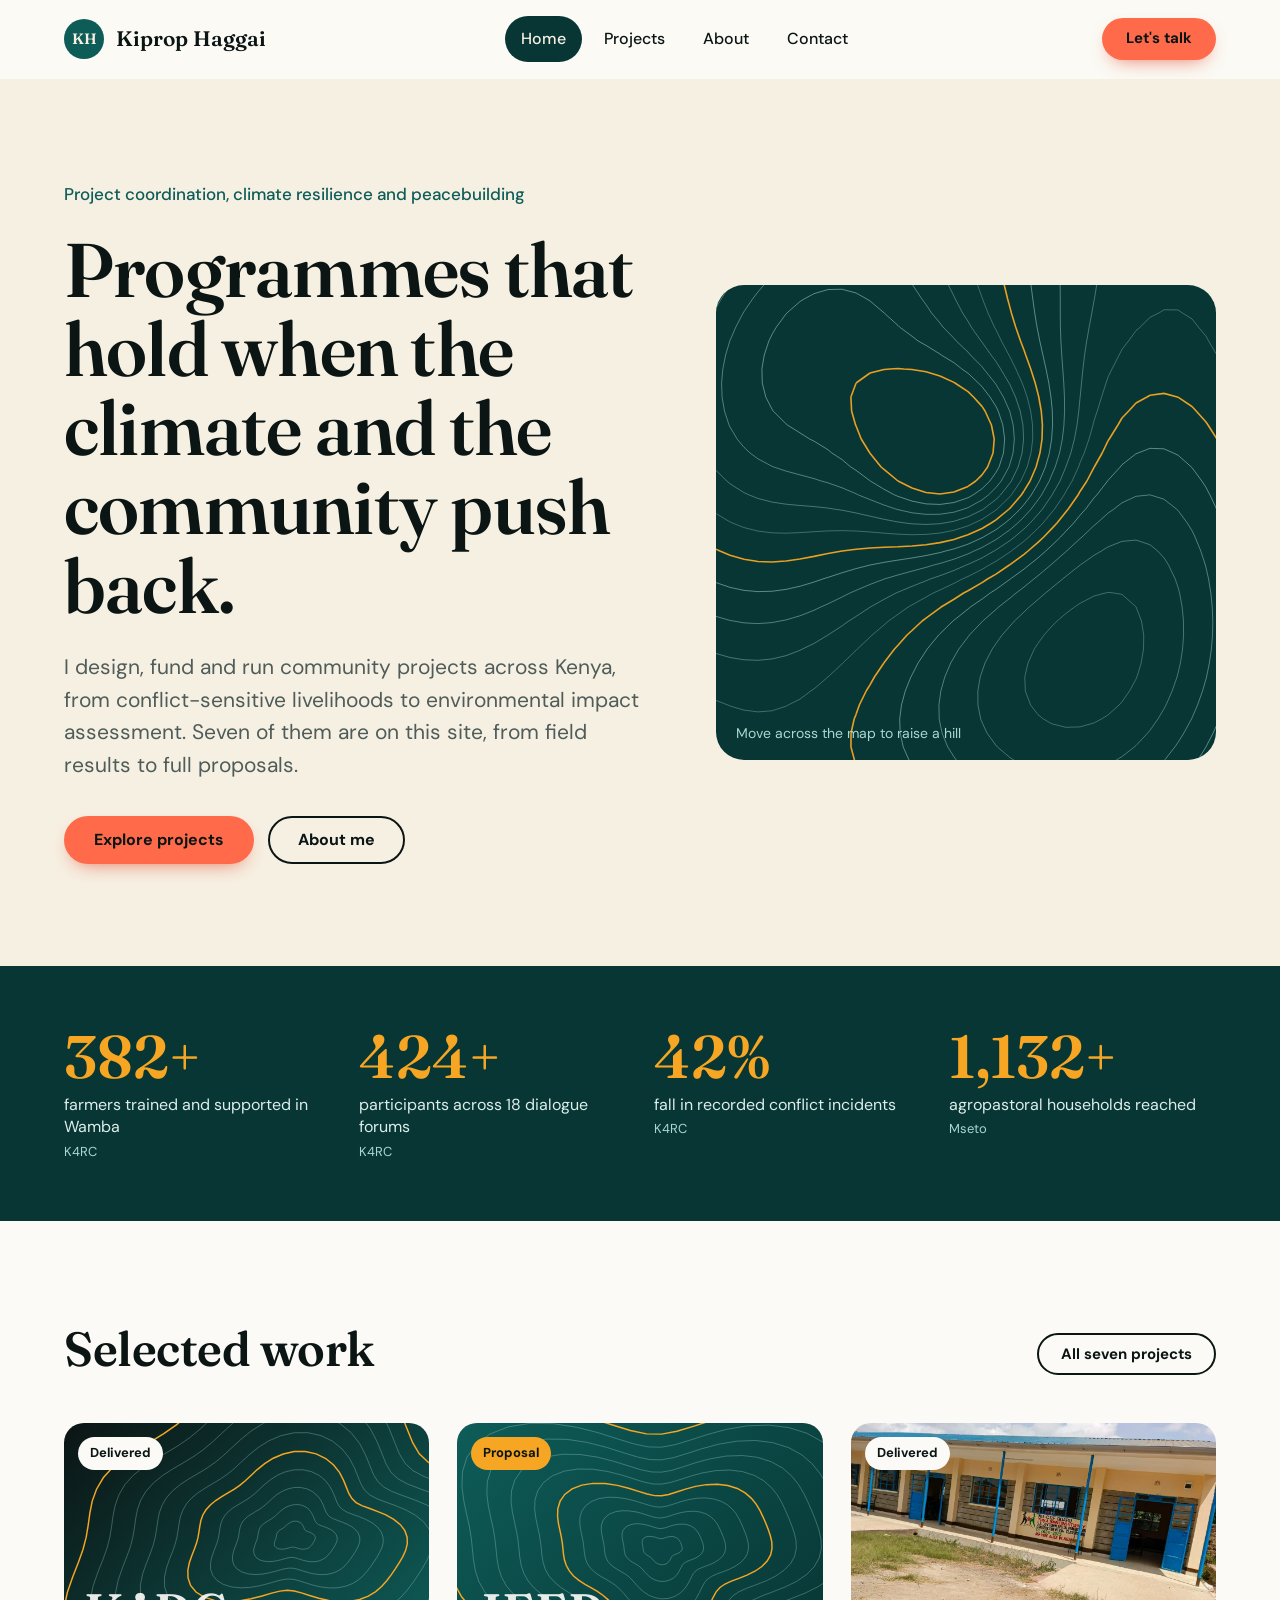
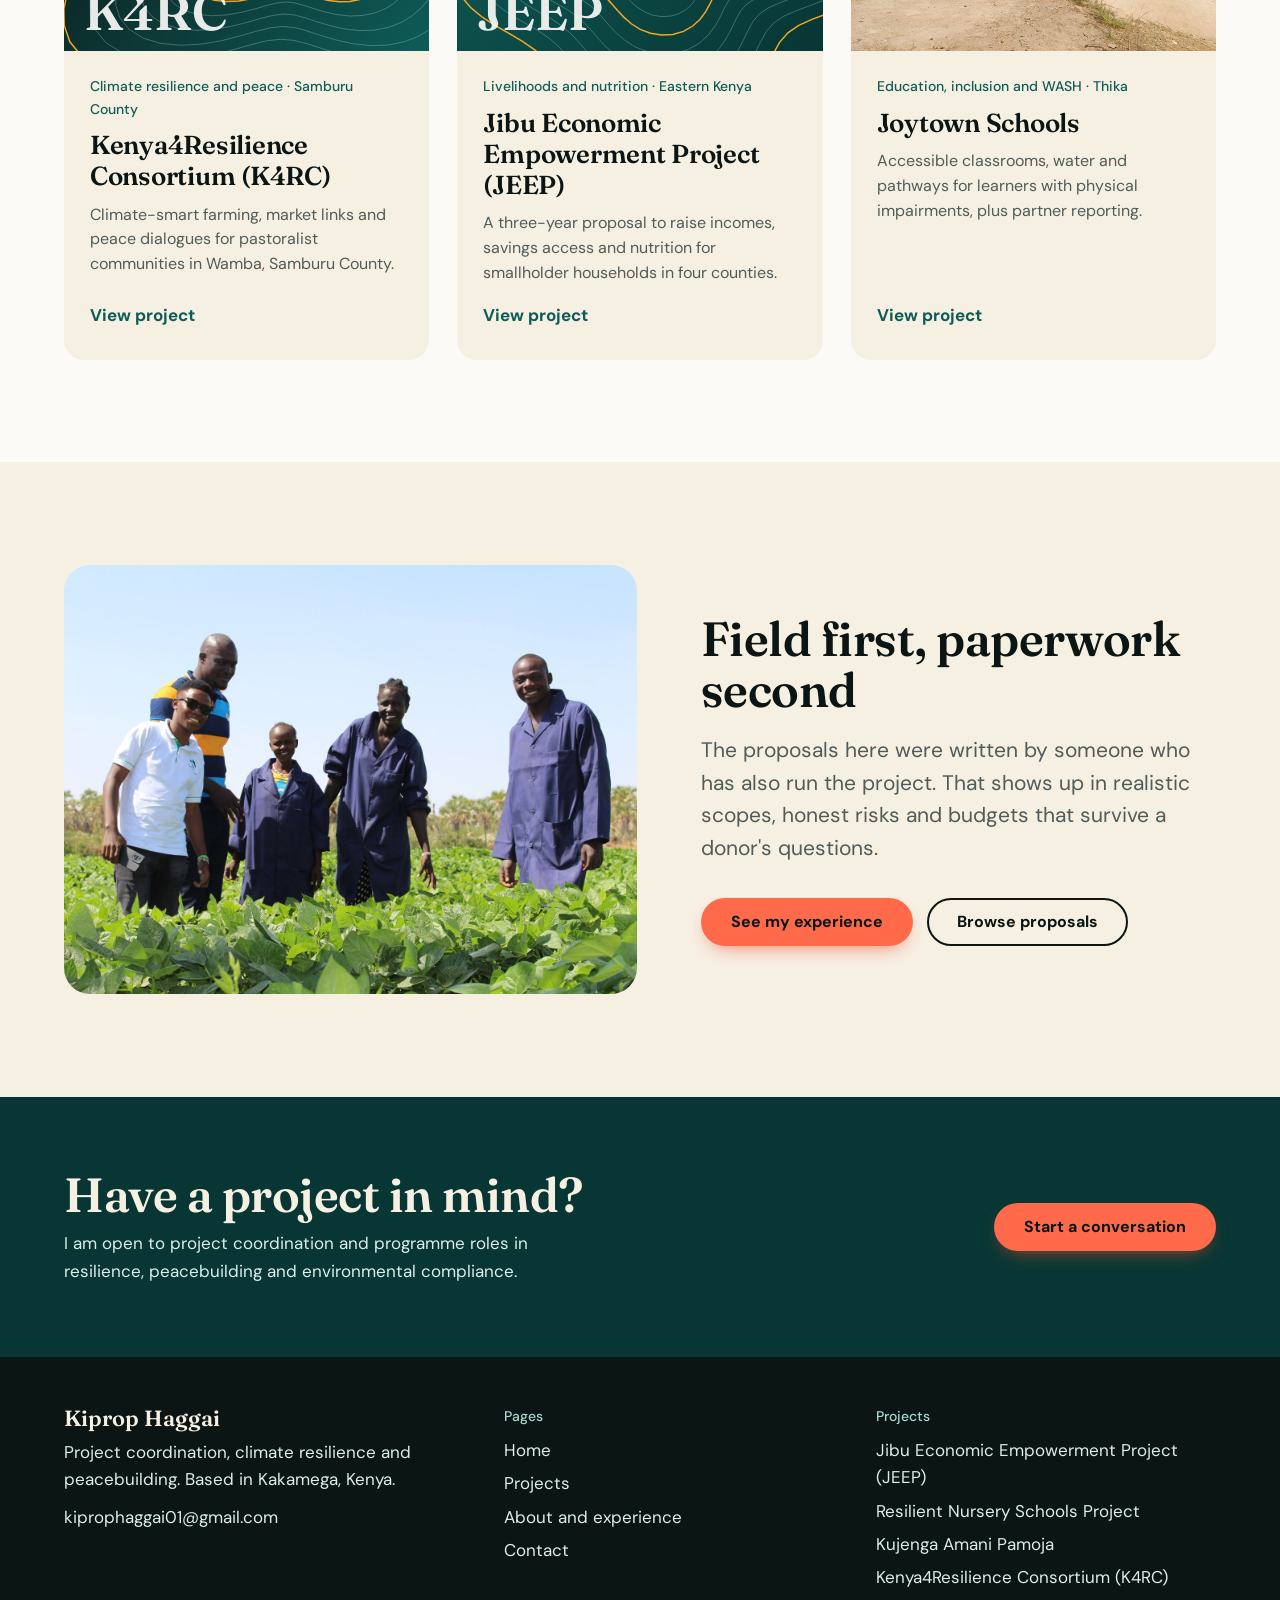
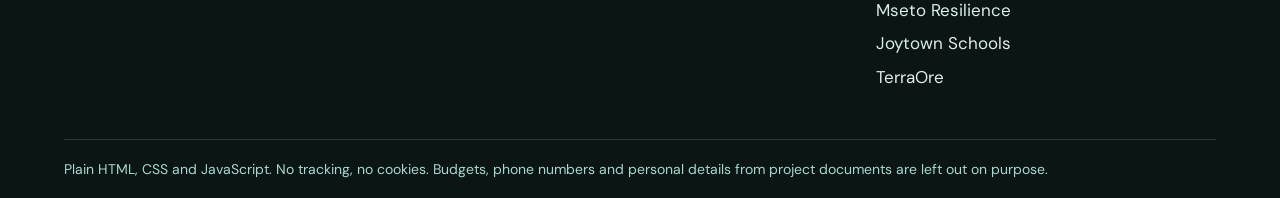
<file: index.html>
<!doctype html>
<html lang="en" class="no-js">
<head>
<meta charset="utf-8">
<meta name="viewport" content="width=device-width,initial-scale=1">
<title>Kiprop Haggai · Climate resilience and peacebuilding projects, Kenya</title>
<meta name="description" content="Portfolio of Kiprop Haggai: project coordination in climate resilience, peacebuilding and environmental compliance, with project results and proposals.">
<meta name="theme-color" content="#083634">
<meta property="og:title" content="Kiprop Haggai · Climate resilience and peacebuilding projects, Kenya">
<meta property="og:description" content="Portfolio of Kiprop Haggai: project coordination in climate resilience, peacebuilding and environmental compliance, with project results and proposals.">
<meta property="og:type" content="website">
<link rel="icon" href="data:image/svg+xml,%3Csvg xmlns='http://www.w3.org/2000/svg' viewBox='0 0 32 32'%3E%3Ccircle cx='16' cy='16' r='16' fill='%230e5c58'/%3E%3Ctext x='16' y='21' font-size='14' font-family='Georgia' font-weight='700' text-anchor='middle' fill='%23f6f0e3'%3EKH%3C/text%3E%3C/svg%3E">
<link rel="preconnect" href="https://fonts.googleapis.com">
<link rel="preconnect" href="https://fonts.gstatic.com" crossorigin>
<link rel="stylesheet" href="https://fonts.googleapis.com/css2?family=DM+Sans:wght@400;500;700&family=Fraunces:opsz,wght@9..144,500;9..144,600&display=swap">
<link rel="stylesheet" href="assets/css/site.css">
<script>document.documentElement.classList.remove('no-js')</script>
<script type="speculationrules">{"prerender":[{"where":{"href_matches":"/*"},"eagerness":"moderate"}]}</script>

</head>
<body>
<a class="skip" href="#main">Skip to content</a>
<header class="nav" id="nav"><div class="wrap nav-in">
<a class="brand" href="index.html"><span class="mark" aria-hidden="true">KH</span>Kiprop Haggai</a>
<ul class="links"><li><a href="index.html" aria-current="page">Home</a></li><li><a href="projects.html">Projects</a></li><li><a href="about.html">About</a></li><li><a href="contact.html">Contact</a></li></ul>
<a class="btn coral sm" href="contact.html">Let's talk</a>
<button class="menu-btn" id="menuBtn" type="button" aria-expanded="false" aria-controls="nav">Menu</button>
</div></header>
<main id="main">
<section class="hero"><div class="wrap hero-in">
<div>
<p class="kicker">Project coordination, climate resilience and peacebuilding</p>
<h1>Programmes that hold when the climate and the community push back.</h1>
<p class="lede">I design, fund and run community projects across Kenya, from conflict-sensitive livelihoods to environmental impact assessment. Seven of them are on this site, from field results to full proposals.</p>
<div class="cta-row"><a class="btn coral" href="projects.html">Explore projects</a><a class="btn ghost" href="about.html">About me</a></div>
</div>
<div class="terrain" role="img" aria-label="Animated contour map that rises where you move the pointer"><canvas id="terrain"></canvas><span class="tip">Move across the map to raise a hill</span></div>
</div></section>
<section class="stats" aria-label="Results"><ul><li><span class="n" data-count="400" data-suffix="+">400+</span><p class="t">farmers trained and supported in Wamba<small>K4RC</small></p></li><li><span class="n" data-count="450" data-suffix="+">450+</span><p class="t">participants across 18 dialogue forums<small>K4RC</small></p></li><li><span class="n" data-count="45" data-suffix="%">45%</span><p class="t">fall in recorded conflict incidents<small>K4RC</small></p></li><li><span class="n" data-count="1200" data-suffix="+">1,200+</span><p class="t">agropastoral households reached<small>Mseto</small></p></li></ul></section>
<section class="section"><div class="wrap">
<div class="section-head reveal"><h2>Selected work</h2><a class="btn ghost sm" href="projects.html">All seven projects</a></div>
<div class="grid"><a class="card reveal" style="--d:0.00s" href="projects/k4rc.html" data-cat="delivered climate peace"><div class="media" style="view-transition-name:pj-k4rc"><div class="cover cv-d"><svg viewBox="0 0 400 250" preserveAspectRatio="xMidYMid slice" aria-hidden="true" focusable="false"><path d="M275.1 125.0 L275.1 126.3 L274.8 127.7 L274.2 129.0 L273.5 130.2 L272.7 131.4 L271.9 132.7 L271.0 133.9 L269.9 135.0 L268.7 136.1 L267.2 137.1 L265.4 137.7 L263.4 138.1 L261.2 138.2 L259.1 138.0 L257.0 137.5 L255.2 136.9 L253.5 136.4 L252.0 136.0 L250.6 135.9 L249.1 136.0 L247.4 136.5 L245.4 137.0 L243.2 137.6 L240.7 138.0 L238.2 138.2 L235.7 137.9 L233.6 137.3 L231.9 136.2 L230.8 134.9 L230.3 133.4 L230.3 131.8 L230.6 130.2 L231.1 128.7 L231.6 127.4 L232.1 126.2 L232.4 125.0 L232.5 123.9 L232.7 122.7 L232.9 121.6 L233.3 120.5 L234.0 119.4 L234.9 118.4 L236.0 117.5 L237.2 116.7 L238.5 116.0 L239.7 115.2 L240.9 114.4 L242.0 113.5 L243.2 112.4 L244.5 111.2 L246.0 110.0 L247.7 108.9 L249.8 108.0 L252.0 107.5 L254.3 107.5 L256.5 108.0 L258.5 108.9 L260.1 110.2 L261.3 111.8 L262.1 113.3 L262.7 114.8 L263.2 116.1 L263.8 117.1 L264.7 117.9 L265.8 118.5 L267.3 119.1 L269.0 119.7 L270.8 120.4 L272.4 121.4 L273.7 122.4 L274.6 123.7 L275.1 125.0Z" fill="none" stroke="#a9d8d2" stroke-width="1" opacity="0.35"/><path d="M299.0 125.0 L299.1 127.7 L298.4 130.5 L297.2 133.1 L295.8 135.6 L294.2 138.1 L292.5 140.6 L290.6 143.0 L288.5 145.4 L286.0 147.6 L282.9 149.5 L279.3 151.0 L275.2 151.8 L270.8 151.9 L266.4 151.4 L262.2 150.4 L258.4 149.3 L255.0 148.2 L252.0 147.4 L249.1 147.1 L246.1 147.5 L242.6 148.3 L238.6 149.5 L234.1 150.6 L229.0 151.5 L223.8 151.8 L218.9 151.3 L214.5 150.0 L211.1 147.9 L208.9 145.1 L207.8 142.0 L207.7 138.8 L208.4 135.6 L209.4 132.6 L210.5 129.9 L211.4 127.4 L212.0 125.0 L212.4 122.7 L212.7 120.4 L213.2 118.1 L214.0 115.8 L215.3 113.6 L217.1 111.6 L219.3 109.8 L221.8 108.1 L224.4 106.6 L226.9 105.1 L229.3 103.4 L231.7 101.5 L234.0 99.3 L236.6 96.9 L239.7 94.4 L243.3 92.1 L247.5 90.4 L252.0 89.4 L256.7 89.3 L261.2 90.3 L265.2 92.3 L268.4 94.9 L270.8 98.1 L272.5 101.3 L273.8 104.3 L274.8 106.9 L276.0 109.0 L277.8 110.6 L280.2 111.9 L283.2 113.0 L286.6 114.2 L290.2 115.7 L293.5 117.6 L296.2 119.8 L298.1 122.3 L299.0 125.0Z" fill="none" stroke="#a9d8d2" stroke-width="1" opacity="0.35"/><path d="M323.8 125.0 L323.9 129.2 L322.8 133.3 L321.0 137.3 L318.8 141.2 L316.3 145.0 L313.8 148.8 L310.9 152.5 L307.7 156.2 L303.8 159.6 L299.1 162.4 L293.6 164.6 L287.4 165.8 L280.7 166.0 L274.0 165.3 L267.6 163.8 L261.8 162.1 L256.6 160.4 L252.0 159.2 L247.6 158.8 L242.9 159.3 L237.7 160.6 L231.6 162.3 L224.6 164.1 L216.9 165.5 L209.0 165.9 L201.4 165.2 L194.8 163.1 L189.6 159.9 L186.2 155.7 L184.6 151.0 L184.5 146.0 L185.5 141.1 L187.0 136.6 L188.7 132.4 L190.0 128.6 L191.0 125.0 L191.6 121.5 L192.0 118.0 L192.8 114.4 L194.0 110.9 L196.0 107.6 L198.7 104.5 L202.2 101.7 L206.0 99.3 L209.9 96.9 L213.8 94.6 L217.4 92.1 L221.0 89.1 L224.6 85.8 L228.6 82.1 L233.2 78.3 L238.7 74.9 L245.1 72.2 L252.0 70.6 L259.1 70.6 L266.0 72.1 L272.1 75.1 L277.0 79.1 L280.8 83.9 L283.4 88.8 L285.2 93.4 L286.8 97.4 L288.7 100.5 L291.3 103.0 L295.0 104.9 L299.6 106.7 L304.8 108.6 L310.3 110.9 L315.3 113.7 L319.5 117.1 L322.3 120.9 L323.8 125.0Z" fill="none" stroke="#a9d8d2" stroke-width="1" opacity="0.35"/><path d="M349.3 125.0 L349.5 130.7 L348.1 136.3 L345.6 141.7 L342.6 147.0 L339.3 152.1 L335.8 157.2 L331.9 162.3 L327.5 167.3 L322.3 171.9 L315.9 175.8 L308.4 178.7 L299.9 180.4 L290.9 180.6 L281.8 179.6 L273.2 177.7 L265.3 175.3 L258.3 173.0 L252.0 171.4 L246.0 170.8 L239.7 171.5 L232.6 173.2 L224.4 175.6 L214.9 178.1 L204.5 179.9 L193.7 180.5 L183.4 179.5 L174.4 176.7 L167.4 172.3 L162.8 166.7 L160.5 160.2 L160.4 153.5 L161.8 146.9 L163.9 140.7 L166.1 135.1 L168.0 129.9 L169.2 125.0 L170.0 120.2 L170.7 115.4 L171.7 110.6 L173.4 105.9 L176.0 101.4 L179.8 97.2 L184.4 93.4 L189.6 90.1 L194.9 87.0 L200.2 83.8 L205.1 80.4 L209.9 76.4 L214.8 71.8 L220.2 66.8 L226.6 61.7 L234.0 57.0 L242.6 53.4 L252.0 51.3 L261.7 51.2 L271.0 53.3 L279.2 57.3 L286.0 62.8 L291.0 69.3 L294.5 75.9 L297.0 82.1 L299.2 87.5 L301.8 91.8 L305.4 95.1 L310.3 97.8 L316.5 100.2 L323.6 102.7 L331.0 105.8 L337.9 109.7 L343.5 114.2 L347.4 119.4 L349.3 125.0Z" fill="none" stroke="#a9d8d2" stroke-width="1" opacity="0.35"/><path d="M375.7 125.0 L375.9 132.2 L374.1 139.4 L371.0 146.3 L367.1 152.9 L362.9 159.5 L358.4 166.0 L353.6 172.4 L348.0 178.7 L341.3 184.6 L333.2 189.5 L323.7 193.3 L312.9 195.4 L301.5 195.7 L289.9 194.4 L278.9 191.9 L268.9 188.9 L260.0 186.0 L252.0 183.9 L244.4 183.2 L236.4 184.1 L227.4 186.3 L216.9 189.4 L204.8 192.5 L191.6 194.8 L177.9 195.5 L164.8 194.2 L153.4 190.7 L144.5 185.1 L138.6 177.9 L135.8 169.7 L135.6 161.2 L137.3 152.8 L140.0 145.0 L142.9 137.8 L145.2 131.2 L146.8 125.0 L147.8 118.9 L148.7 112.9 L149.9 106.8 L152.0 100.7 L155.5 95.0 L160.2 89.7 L166.1 84.9 L172.7 80.6 L179.5 76.6 L186.1 72.6 L192.4 68.3 L198.5 63.2 L204.7 57.4 L211.6 51.0 L219.7 44.5 L229.1 38.6 L240.1 33.9 L252.0 31.3 L264.3 31.2 L276.1 33.8 L286.6 38.9 L295.2 46.0 L301.6 54.1 L306.0 62.6 L309.2 70.5 L312.0 77.4 L315.3 82.8 L319.8 87.1 L326.1 90.4 L334.0 93.4 L343.0 96.7 L352.4 100.6 L361.1 105.5 L368.3 111.3 L373.2 117.9 L375.7 125.0Z" fill="none" stroke="#f6a623" stroke-width="1.6" opacity="1"/><path d="M402.9 125.0 L403.1 133.8 L400.9 142.5 L397.1 150.9 L392.4 159.1 L387.3 167.1 L381.8 175.0 L375.9 182.9 L369.1 190.5 L361.0 197.6 L351.1 203.7 L339.4 208.3 L326.3 210.8 L312.3 211.3 L298.2 209.7 L284.8 206.7 L272.6 202.9 L261.8 199.4 L252.0 196.9 L242.7 196.0 L232.9 197.1 L221.9 199.8 L209.1 203.5 L194.5 207.3 L178.3 210.1 L161.6 211.0 L145.7 209.5 L131.7 205.2 L120.8 198.4 L113.6 189.6 L110.2 179.6 L110.0 169.1 L112.1 158.9 L115.4 149.4 L118.9 140.7 L121.7 132.6 L123.7 125.0 L124.9 117.6 L126.0 110.2 L127.4 102.8 L130.1 95.4 L134.2 88.4 L140.0 81.9 L147.2 76.1 L155.2 70.9 L163.5 66.0 L171.6 61.1 L179.3 55.8 L186.7 49.6 L194.3 42.6 L202.7 34.8 L212.6 26.9 L224.1 19.6 L237.4 13.9 L252.0 10.7 L267.0 10.6 L281.4 13.8 L294.2 20.0 L304.6 28.6 L312.5 38.6 L317.9 48.9 L321.8 58.6 L325.2 66.9 L329.2 73.6 L334.7 78.7 L342.4 82.8 L352.0 86.5 L363.1 90.5 L374.5 95.3 L385.1 101.2 L393.8 108.3 L399.9 116.4 L402.9 125.0Z" fill="none" stroke="#a9d8d2" stroke-width="1" opacity="0.35"/><path d="M430.9 125.0 L431.1 135.4 L428.6 145.8 L424.1 155.7 L418.5 165.4 L412.4 174.9 L406.0 184.3 L398.9 193.6 L390.9 202.7 L381.2 211.1 L369.5 218.3 L355.7 223.7 L340.1 226.8 L323.5 227.3 L306.8 225.4 L290.9 221.8 L276.4 217.4 L263.6 213.2 L252.0 210.2 L240.9 209.2 L229.4 210.5 L216.4 213.7 L201.2 218.1 L183.8 222.5 L164.6 225.9 L144.9 227.0 L125.9 225.2 L109.4 220.1 L96.5 212.0 L88.0 201.6 L83.9 189.7 L83.6 177.3 L86.1 165.2 L90.1 153.9 L94.2 143.6 L97.6 134.0 L99.9 125.0 L101.4 116.2 L102.6 107.4 L104.3 98.6 L107.4 89.9 L112.4 81.6 L119.3 73.9 L127.8 67.0 L137.3 60.8 L147.1 55.1 L156.7 49.3 L165.8 42.9 L174.6 35.6 L183.6 27.2 L193.6 18.0 L205.2 8.6 L218.9 0.0 L234.7 -6.7 L252.0 -10.5 L269.8 -10.6 L286.9 -6.9 L302.0 0.5 L314.4 10.7 L323.7 22.5 L330.1 34.8 L334.7 46.2 L338.7 56.1 L343.5 64.0 L350.1 70.1 L359.1 75.0 L370.6 79.4 L383.7 84.1 L397.2 89.8 L409.8 96.8 L420.2 105.2 L427.3 114.8 L430.9 125.0Z" fill="none" stroke="#a9d8d2" stroke-width="1" opacity="0.35"/><path d="M459.8 125.0 L460.0 137.1 L457.0 149.1 L451.8 160.7 L445.3 171.9 L438.3 182.9 L430.8 193.8 L422.6 204.6 L413.2 215.2 L402.0 225.0 L388.4 233.4 L372.4 239.6 L354.3 243.2 L335.1 243.7 L315.7 241.6 L297.2 237.4 L280.4 232.3 L265.4 227.4 L252.0 223.9 L239.2 222.8 L225.8 224.2 L210.6 228.0 L193.0 233.1 L172.8 238.3 L150.5 242.1 L127.6 243.4 L105.6 241.3 L86.4 235.4 L71.4 226.0 L61.5 213.9 L56.8 200.1 L56.5 185.8 L59.4 171.7 L64.0 158.6 L68.7 146.5 L72.7 135.5 L75.4 125.0 L77.1 114.8 L78.5 104.6 L80.5 94.4 L84.1 84.3 L89.9 74.6 L97.9 65.7 L107.7 57.7 L118.8 50.5 L130.2 43.8 L141.3 37.1 L151.9 29.7 L162.1 21.2 L172.6 11.5 L184.2 0.8 L197.7 -10.1 L213.6 -20.1 L231.9 -27.9 L252.0 -32.3 L272.7 -32.5 L292.5 -28.1 L310.1 -19.6 L324.5 -7.7 L335.2 6.0 L342.7 20.2 L348.1 33.5 L352.7 45.0 L358.2 54.2 L365.9 61.3 L376.4 66.9 L389.7 72.0 L404.9 77.5 L420.6 84.1 L435.2 92.3 L447.3 102.0 L455.6 113.1 L459.8 125.0Z" fill="none" stroke="#a9d8d2" stroke-width="1" opacity="0.35"/><path d="M489.4 125.0 L489.7 138.9 L486.3 152.5 L480.3 165.8 L472.9 178.6 L464.8 191.2 L456.3 203.6 L447.0 216.0 L436.3 228.1 L423.4 239.3 L407.9 248.8 L389.6 256.0 L368.9 260.0 L346.9 260.7 L324.7 258.2 L303.6 253.5 L284.4 247.6 L267.4 242.0 L252.0 238.1 L237.3 236.8 L222.0 238.4 L204.7 242.7 L184.6 248.5 L161.5 254.4 L136.1 258.9 L109.8 260.3 L84.7 257.9 L62.8 251.1 L45.7 240.4 L34.4 226.6 L28.9 210.9 L28.6 194.4 L31.9 178.4 L37.1 163.4 L42.6 149.6 L47.1 137.0 L50.2 125.0 L52.1 113.3 L53.7 101.7 L56.1 90.0 L60.2 78.5 L66.7 67.4 L75.9 57.2 L87.2 48.0 L99.8 39.8 L112.8 32.2 L125.5 24.5 L137.6 16.1 L149.3 6.4 L161.3 -4.7 L174.5 -16.9 L189.9 -29.4 L208.1 -40.8 L229.1 -49.7 L252.0 -54.8 L275.6 -55.0 L298.3 -50.0 L318.4 -40.2 L334.8 -26.7 L347.1 -11.0 L355.7 5.3 L361.8 20.5 L367.1 33.6 L373.4 44.1 L382.1 52.2 L394.2 58.6 L409.3 64.4 L426.7 70.7 L444.7 78.2 L461.4 87.6 L475.1 98.8 L484.6 111.4 L489.4 125.0Z" fill="none" stroke="#a9d8d2" stroke-width="1" opacity="0.35"/><path d="M519.9 125.0 L520.2 140.6 L516.3 156.1 L509.6 171.0 L501.3 185.5 L492.1 199.7 L482.5 213.7 L472.0 227.7 L459.9 241.3 L445.4 253.9 L427.9 264.7 L407.2 272.8 L383.9 277.3 L359.1 278.1 L334.1 275.3 L310.3 269.9 L288.6 263.3 L269.3 257.0 L252.0 252.6 L235.5 251.1 L218.2 253.0 L198.6 257.8 L175.9 264.3 L149.9 271.0 L121.2 276.0 L91.6 277.7 L63.3 274.9 L38.5 267.3 L19.2 255.2 L6.4 239.6 L0.3 221.9 L-0.1 203.4 L3.7 185.3 L9.6 168.3 L15.7 152.8 L20.8 138.5 L24.3 125.0 L26.5 111.8 L28.3 98.7 L30.9 85.5 L35.6 72.5 L43.0 60.0 L53.3 48.5 L66.0 38.2 L80.2 28.9 L95.0 20.3 L109.3 11.6 L123.0 2.1 L136.1 -8.8 L149.6 -21.3 L164.6 -35.1 L182.0 -49.2 L202.5 -62.1 L226.1 -72.2 L252.0 -77.8 L278.6 -78.0 L304.2 -72.4 L326.9 -61.4 L345.4 -46.1 L359.3 -28.4 L369.0 -10.1 L375.9 7.1 L381.9 21.8 L389.0 33.7 L398.8 42.9 L412.4 50.1 L429.5 56.7 L449.1 63.7 L469.4 72.2 L488.3 82.8 L503.8 95.4 L514.5 109.7 L519.9 125.0Z" fill="none" stroke="#f6a623" stroke-width="1.6" opacity="1"/></svg><span class="glyph">K4RC</span></div><span class="badge">Delivered</span></div><div class="card-body"><span class="tag">Climate resilience and peace · Samburu County</span><h3>Kenya4Resilience Consortium (K4RC)</h3><p>Climate-smart farming, market links and peace dialogues for pastoralist communities in Wamba, Samburu County.</p><span class="link-arrow">View project</span></div></a><a class="card reveal" style="--d:0.06s" href="projects/jeep.html" data-cat="proposal climate"><div class="media" style="view-transition-name:pj-jeep"><div class="cover cv-a"><svg viewBox="0 0 400 250" preserveAspectRatio="xMidYMid slice" aria-hidden="true" focusable="false"><path d="M246.6 137.5 L246.3 138.8 L245.6 140.0 L244.5 141.2 L243.1 142.1 L241.5 142.9 L239.8 143.6 L238.3 144.2 L237.0 144.7 L235.9 145.5 L235.1 146.4 L234.5 147.5 L233.9 148.9 L233.0 150.4 L231.9 151.9 L230.4 153.3 L228.5 154.4 L226.3 155.1 L224.0 155.2 L221.7 154.8 L219.6 154.0 L217.8 152.9 L216.3 151.6 L215.1 150.3 L214.0 149.0 L213.0 147.9 L212.0 147.0 L210.9 146.3 L209.6 145.5 L208.3 144.8 L207.1 144.0 L206.0 143.1 L205.1 142.1 L204.5 141.0 L204.1 139.8 L203.9 138.7 L203.8 137.5 L203.7 136.3 L203.5 135.1 L203.2 133.8 L202.9 132.4 L202.7 130.9 L202.8 129.3 L203.2 127.8 L204.2 126.4 L205.7 125.3 L207.7 124.5 L210.0 124.2 L212.5 124.2 L215.0 124.6 L217.3 125.2 L219.3 125.8 L221.1 126.3 L222.6 126.7 L224.0 126.7 L225.5 126.4 L227.1 125.9 L228.9 125.3 L230.9 124.8 L233.2 124.4 L235.4 124.3 L237.6 124.6 L239.5 125.2 L241.1 126.1 L242.4 127.2 L243.4 128.5 L244.1 129.8 L244.8 131.0 L245.3 132.3 L245.8 133.6 L246.2 134.9 L246.5 136.2 L246.6 137.5Z" fill="none" stroke="#a9d8d2" stroke-width="1" opacity="0.35"/><path d="M270.0 137.5 L269.4 140.1 L268.0 142.7 L265.7 145.0 L262.9 146.9 L259.6 148.6 L256.2 149.9 L253.0 151.1 L250.4 152.3 L248.3 153.7 L246.7 155.5 L245.4 157.9 L244.1 160.7 L242.4 163.8 L240.1 166.9 L237.0 169.7 L233.1 171.9 L228.7 173.2 L224.0 173.5 L219.4 172.8 L215.1 171.1 L211.4 168.8 L208.4 166.1 L205.8 163.5 L203.7 160.9 L201.7 158.8 L199.6 156.9 L197.3 155.3 L194.7 153.9 L192.1 152.4 L189.6 150.7 L187.4 148.9 L185.6 146.8 L184.3 144.6 L183.6 142.3 L183.2 139.9 L183.0 137.5 L182.7 135.1 L182.3 132.6 L181.7 129.9 L181.1 127.1 L180.7 124.0 L180.8 120.9 L181.7 117.8 L183.7 115.0 L186.7 112.7 L190.8 111.1 L195.5 110.3 L200.6 110.4 L205.6 111.2 L210.3 112.4 L214.4 113.7 L218.0 114.8 L221.1 115.5 L224.0 115.5 L227.0 115.0 L230.2 114.0 L233.9 112.7 L238.1 111.6 L242.6 110.9 L247.2 110.7 L251.6 111.2 L255.5 112.5 L258.8 114.3 L261.4 116.6 L263.4 119.1 L265.0 121.7 L266.2 124.4 L267.4 127.0 L268.4 129.6 L269.3 132.2 L269.9 134.8 L270.0 137.5Z" fill="none" stroke="#a9d8d2" stroke-width="1" opacity="0.35"/><path d="M294.2 137.5 L293.2 141.5 L291.1 145.4 L287.7 148.9 L283.3 151.9 L278.3 154.4 L273.1 156.4 L268.3 158.2 L264.2 160.0 L261.0 162.2 L258.6 165.0 L256.6 168.6 L254.6 172.9 L252.0 177.6 L248.5 182.4 L243.8 186.7 L237.9 190.1 L231.2 192.1 L224.0 192.5 L216.9 191.3 L210.4 188.8 L204.8 185.2 L200.1 181.2 L196.3 177.1 L193.0 173.3 L189.9 169.9 L186.7 167.1 L183.2 164.7 L179.4 162.5 L175.4 160.2 L171.5 157.7 L168.1 154.9 L165.4 151.7 L163.5 148.3 L162.3 144.8 L161.7 141.1 L161.4 137.5 L161.0 133.8 L160.3 130.0 L159.4 126.0 L158.5 121.6 L157.9 117.0 L158.1 112.1 L159.5 107.4 L162.5 103.1 L167.1 99.6 L173.3 97.2 L180.5 96.1 L188.2 96.2 L195.9 97.3 L203.1 99.2 L209.4 101.2 L214.8 102.9 L219.6 103.9 L224.0 103.9 L228.5 103.1 L233.5 101.6 L239.2 99.7 L245.6 98.0 L252.4 96.9 L259.4 96.6 L266.1 97.4 L272.1 99.3 L277.1 102.1 L281.1 105.6 L284.2 109.4 L286.5 113.4 L288.5 117.5 L290.2 121.4 L291.7 125.4 L293.1 129.4 L294.0 133.4 L294.2 137.5Z" fill="none" stroke="#a9d8d2" stroke-width="1" opacity="0.35"/><path d="M319.1 137.5 L317.9 143.0 L315.0 148.2 L310.4 152.9 L304.4 157.0 L297.6 160.4 L290.6 163.1 L284.1 165.5 L278.6 168.0 L274.2 171.0 L271.0 174.8 L268.3 179.7 L265.5 185.4 L262.0 191.9 L257.2 198.3 L250.8 204.2 L242.9 208.8 L233.7 211.5 L224.0 212.0 L214.4 210.5 L205.6 207.0 L198.0 202.3 L191.6 196.8 L186.4 191.2 L182.0 186.0 L177.8 181.5 L173.4 177.7 L168.7 174.4 L163.5 171.4 L158.1 168.3 L152.8 164.9 L148.2 161.1 L144.5 156.8 L141.9 152.2 L140.4 147.3 L139.5 142.4 L139.0 137.5 L138.5 132.5 L137.6 127.3 L136.4 121.9 L135.2 115.9 L134.4 109.6 L134.6 103.1 L136.6 96.7 L140.6 90.8 L146.9 86.1 L155.2 82.8 L165.0 81.3 L175.5 81.5 L185.9 83.1 L195.6 85.5 L204.2 88.2 L211.6 90.5 L218.0 91.9 L224.0 92.0 L230.1 90.9 L236.9 88.8 L244.6 86.3 L253.2 84.0 L262.5 82.4 L272.0 82.0 L281.1 83.2 L289.2 85.7 L296.0 89.5 L301.4 94.2 L305.6 99.4 L308.8 104.9 L311.4 110.3 L313.7 115.7 L315.9 121.1 L317.7 126.5 L318.9 132.0 L319.1 137.5Z" fill="none" stroke="#a9d8d2" stroke-width="1" opacity="0.35"/><path d="M344.9 137.5 L343.4 144.5 L339.6 151.1 L333.8 157.1 L326.2 162.3 L317.5 166.6 L308.6 170.1 L300.4 173.1 L293.4 176.3 L287.9 180.1 L283.7 184.9 L280.3 191.1 L276.8 198.4 L272.3 206.6 L266.2 214.8 L258.1 222.3 L248.0 228.1 L236.3 231.5 L224.0 232.2 L211.8 230.2 L200.6 225.9 L190.9 219.8 L182.9 212.8 L176.3 205.8 L170.6 199.2 L165.3 193.4 L159.7 188.6 L153.7 184.4 L147.1 180.5 L140.2 176.6 L133.5 172.3 L127.6 167.5 L123.0 162.0 L119.7 156.1 L117.7 150.0 L116.6 143.8 L116.0 137.5 L115.3 131.2 L114.2 124.6 L112.7 117.6 L111.1 110.1 L110.1 102.1 L110.4 93.8 L112.9 85.6 L118.0 78.2 L126.0 72.2 L136.6 68.0 L149.0 66.1 L162.3 66.3 L175.6 68.3 L187.9 71.4 L198.8 74.9 L208.2 77.8 L216.4 79.5 L224.0 79.6 L231.8 78.2 L240.4 75.6 L250.2 72.4 L261.2 69.4 L273.0 67.5 L285.0 67.0 L296.5 68.4 L306.9 71.7 L315.5 76.5 L322.4 82.5 L327.7 89.1 L331.8 96.0 L335.1 103.0 L338.1 109.8 L340.8 116.6 L343.1 123.5 L344.7 130.5 L344.9 137.5Z" fill="none" stroke="#f6a623" stroke-width="1.6" opacity="1"/><path d="M371.5 137.5 L369.6 146.0 L365.1 154.1 L357.9 161.4 L348.7 167.7 L338.1 173.0 L327.2 177.2 L317.1 181.0 L308.6 184.8 L301.9 189.4 L296.8 195.3 L292.6 202.8 L288.4 211.8 L283.0 221.8 L275.5 231.8 L265.6 240.9 L253.2 248.0 L239.1 252.2 L224.0 253.1 L209.2 250.6 L195.5 245.3 L183.7 237.9 L173.8 229.4 L165.8 220.8 L158.8 212.7 L152.3 205.7 L145.6 199.8 L138.2 194.7 L130.1 190.0 L121.8 185.2 L113.6 180.0 L106.5 174.0 L100.7 167.4 L96.7 160.2 L94.3 152.7 L93.0 145.1 L92.3 137.5 L91.4 129.8 L90.1 121.8 L88.2 113.2 L86.3 104.1 L85.0 94.3 L85.4 84.2 L88.4 74.2 L94.7 65.2 L104.5 57.8 L117.3 52.7 L132.5 50.4 L148.8 50.6 L165.0 53.1 L180.0 56.9 L193.3 61.1 L204.7 64.7 L214.7 66.8 L224.0 66.9 L233.5 65.2 L244.0 62.0 L255.9 58.1 L269.3 54.5 L283.8 52.1 L298.5 51.5 L312.5 53.2 L325.1 57.2 L335.6 63.1 L344.0 70.4 L350.5 78.5 L355.5 86.9 L359.5 95.4 L363.1 103.7 L366.4 112.1 L369.3 120.4 L371.2 128.9 L371.5 137.5Z" fill="none" stroke="#a9d8d2" stroke-width="1" opacity="0.35"/><path d="M398.9 137.5 L396.6 147.6 L391.3 157.2 L382.8 165.9 L371.8 173.4 L359.3 179.5 L346.4 184.6 L334.4 189.1 L324.3 193.6 L316.4 199.1 L310.3 206.1 L305.4 215.0 L300.3 225.6 L293.9 237.4 L285.1 249.4 L273.3 260.1 L258.6 268.5 L241.8 273.5 L224.0 274.5 L206.4 271.6 L190.2 265.3 L176.2 256.5 L164.5 246.5 L154.9 236.2 L146.8 226.7 L139.0 218.4 L131.0 211.4 L122.3 205.3 L112.7 199.7 L102.8 194.1 L93.2 187.9 L84.6 180.8 L77.9 173.0 L73.1 164.5 L70.2 155.6 L68.7 146.6 L67.8 137.5 L66.8 128.3 L65.2 118.8 L63.0 108.7 L60.7 97.9 L59.2 86.3 L59.7 74.3 L63.3 62.5 L70.7 51.8 L82.3 43.0 L97.5 37.0 L115.5 34.2 L134.8 34.5 L154.0 37.4 L171.8 42.0 L187.6 46.9 L201.2 51.2 L213.0 53.6 L224.0 53.8 L235.3 51.8 L247.7 48.0 L261.8 43.3 L277.7 39.1 L294.9 36.2 L312.3 35.6 L328.9 37.6 L343.8 42.3 L356.4 49.3 L366.3 57.9 L374.0 67.5 L379.9 77.5 L384.7 87.6 L389.0 97.5 L392.9 107.3 L396.3 117.3 L398.5 127.3 L398.9 137.5Z" fill="none" stroke="#a9d8d2" stroke-width="1" opacity="0.35"/><path d="M427.1 137.5 L424.4 149.2 L418.2 160.3 L408.4 170.4 L395.6 179.1 L381.0 186.3 L366.1 192.2 L352.2 197.4 L340.5 202.7 L331.2 209.0 L324.2 217.1 L318.5 227.5 L312.6 239.8 L305.2 253.5 L294.9 267.4 L281.2 279.9 L264.2 289.6 L244.7 295.4 L224.0 296.6 L203.6 293.2 L184.8 285.9 L168.5 275.7 L154.9 264.0 L143.8 252.1 L134.3 241.1 L125.4 231.4 L116.1 223.3 L105.9 216.2 L94.8 209.8 L83.3 203.2 L72.1 196.0 L62.2 187.8 L54.3 178.7 L48.8 168.8 L45.5 158.5 L43.7 148.0 L42.7 137.5 L41.5 126.9 L39.7 115.8 L37.1 104.1 L34.4 91.5 L32.7 78.0 L33.2 64.1 L37.4 50.4 L46.0 37.9 L59.4 27.8 L77.2 20.8 L98.0 17.6 L120.4 17.9 L142.7 21.3 L163.4 26.6 L181.7 32.4 L197.5 37.2 L211.2 40.1 L224.0 40.3 L237.1 37.9 L251.5 33.5 L267.9 28.2 L286.4 23.2 L306.3 19.9 L326.5 19.1 L345.8 21.5 L363.1 27.0 L377.7 35.0 L389.3 45.1 L398.1 56.2 L405.0 67.8 L410.6 79.5 L415.5 91.0 L420.1 102.5 L424.0 114.0 L426.6 125.7 L427.1 137.5Z" fill="none" stroke="#a9d8d2" stroke-width="1" opacity="0.35"/><path d="M456.0 137.5 L453.0 150.9 L445.9 163.6 L434.7 175.1 L420.1 185.1 L403.5 193.3 L386.4 200.0 L370.5 205.9 L357.1 211.9 L346.5 219.2 L338.5 228.5 L332.0 240.3 L325.3 254.4 L316.7 270.1 L305.0 285.9 L289.4 300.2 L270.0 311.3 L247.7 317.9 L224.0 319.3 L200.6 315.4 L179.2 307.1 L160.5 295.4 L145.1 282.1 L132.4 268.5 L121.5 255.9 L111.3 244.8 L100.7 235.5 L89.0 227.5 L76.4 220.1 L63.2 212.6 L50.4 204.3 L39.1 195.0 L30.1 184.5 L23.8 173.3 L20.0 161.5 L18.0 149.5 L16.8 137.5 L15.5 125.3 L13.4 112.7 L10.4 99.3 L7.4 84.9 L5.4 69.5 L6.0 53.6 L10.7 37.9 L20.6 23.7 L35.9 12.1 L56.2 4.2 L80.0 0.4 L105.7 0.8 L131.1 4.7 L154.8 10.7 L175.7 17.4 L193.7 22.9 L209.4 26.2 L224.0 26.5 L238.9 23.7 L255.4 18.7 L274.2 12.6 L295.3 6.9 L318.0 3.1 L341.1 2.3 L363.2 5.0 L383.0 11.2 L399.6 20.4 L412.8 31.9 L423.0 44.6 L430.8 57.9 L437.2 71.2 L442.9 84.4 L448.1 97.5 L452.6 110.6 L455.6 124.0 L456.0 137.5Z" fill="none" stroke="#a9d8d2" stroke-width="1" opacity="0.35"/><path d="M485.8 137.5 L482.4 152.6 L474.4 166.9 L461.7 180.0 L445.3 191.2 L426.5 200.4 L407.2 208.0 L389.3 214.7 L374.2 221.5 L362.3 229.7 L353.2 240.2 L345.8 253.5 L338.3 269.4 L328.6 287.1 L315.4 305.0 L297.8 321.1 L275.9 333.6 L250.7 341.1 L224.0 342.6 L197.7 338.3 L173.4 328.8 L152.4 315.7 L134.9 300.6 L120.6 285.3 L108.4 271.0 L96.8 258.6 L84.8 248.1 L71.7 239.0 L57.4 230.7 L42.5 222.2 L28.1 212.9 L15.4 202.4 L5.2 190.6 L-1.9 177.9 L-6.2 164.6 L-8.4 151.1 L-9.8 137.5 L-11.3 123.8 L-13.7 109.6 L-17.0 94.5 L-20.4 78.2 L-22.7 60.8 L-22.0 42.8 L-16.6 25.2 L-5.5 9.1 L11.8 -4.0 L34.7 -12.9 L61.6 -17.2 L90.5 -16.7 L119.2 -12.3 L145.9 -5.5 L169.5 1.9 L189.8 8.2 L207.5 11.9 L224.0 12.2 L240.8 9.1 L259.5 3.4 L280.7 -3.5 L304.4 -9.9 L330.1 -14.1 L356.2 -15.1 L381.1 -12.1 L403.4 -5.0 L422.2 5.4 L437.1 18.3 L448.5 32.7 L457.3 47.7 L464.5 62.7 L470.9 77.6 L476.8 92.3 L481.9 107.2 L485.3 122.3 L485.8 137.5Z" fill="none" stroke="#f6a623" stroke-width="1.6" opacity="1"/></svg><span class="glyph">JEEP</span></div><span class="badge prop">Proposal</span></div><div class="card-body"><span class="tag">Livelihoods and nutrition · Eastern Kenya</span><h3>Jibu Economic Empowerment Project (JEEP)</h3><p>A three-year proposal to raise incomes, savings access and nutrition for smallholder households in four counties.</p><span class="link-arrow">View project</span></div></a><a class="card reveal" style="--d:0.12s" href="projects/joytown.html" data-cat="delivered edu"><div class="media" style="view-transition-name:pj-joytown"><img src="assets/img/classroom.jpg" alt="" loading="lazy" decoding="async"><span class="badge">Delivered</span></div><div class="card-body"><span class="tag">Education, inclusion and WASH · Thika</span><h3>Joytown Schools</h3><p>Accessible classrooms, water and pathways for learners with physical impairments, plus partner reporting.</p><span class="link-arrow">View project</span></div></a></div>
</div></section>
<section class="section cream"><div class="wrap split">
<div class="portrait reveal"><img src="assets/img/fields.jpg" alt="Smallholder farmers and project staff standing in a green bean field" loading="lazy" decoding="async"></div>
<div class="reveal" style="--d:.1s">
<h2>Field first, paperwork second</h2>
<p class="lede" style="margin-top:18px">The proposals here were written by someone who has also run the project. That shows up in realistic scopes, honest risks and budgets that survive a donor's questions.</p>
<div class="cta-row"><a class="btn coral" href="about.html#experience">See my experience</a><a class="btn ghost" href="projects.html#proposal">Browse proposals</a></div>
</div></div></section>
<section class="band"><div class="wrap band-in"><div><h2>Have a project in mind?</h2><p>I am open to project coordination and programme roles in resilience, peacebuilding and environmental compliance.</p></div><a class="btn coral" href="contact.html">Start a conversation</a></div></section>
</main>
<footer class="site"><div class="wrap">
<div class="foot">
<div><b>Kiprop Haggai</b><p>Project coordination, climate resilience and peacebuilding. Based in Kakamega, Kenya.</p><p style="margin-top:10px"><a href="mailto:kiprophaggai01@gmail.com">kiprophaggai01@gmail.com</a></p></div>
<div><h4>Pages</h4><ul><li><a href="index.html">Home</a></li><li><a href="projects.html">Projects</a></li><li><a href="about.html">About and experience</a></li><li><a href="contact.html">Contact</a></li></ul></div>
<div><h4>Projects</h4><ul><li><a href="projects/jeep.html">Jibu Economic Empowerment Project (JEEP)</a></li><li><a href="projects/nursery-schools.html">Resilient Nursery Schools Project</a></li><li><a href="projects/kujenga-amani.html">Kujenga Amani Pamoja</a></li><li><a href="projects/k4rc.html">Kenya4Resilience Consortium (K4RC)</a></li><li><a href="projects/mseto.html">Mseto Resilience</a></li><li><a href="projects/joytown.html">Joytown Schools</a></li><li><a href="projects/terraore.html">TerraOre</a></li></ul></div>
</div>
<div class="legal">Plain HTML, CSS and JavaScript. No tracking, no cookies. Budgets, phone numbers and personal details from project documents are left out on purpose.</div>
</div></footer>
<script src="assets/js/site.js" defer></script>
</body>
</html>
</file>
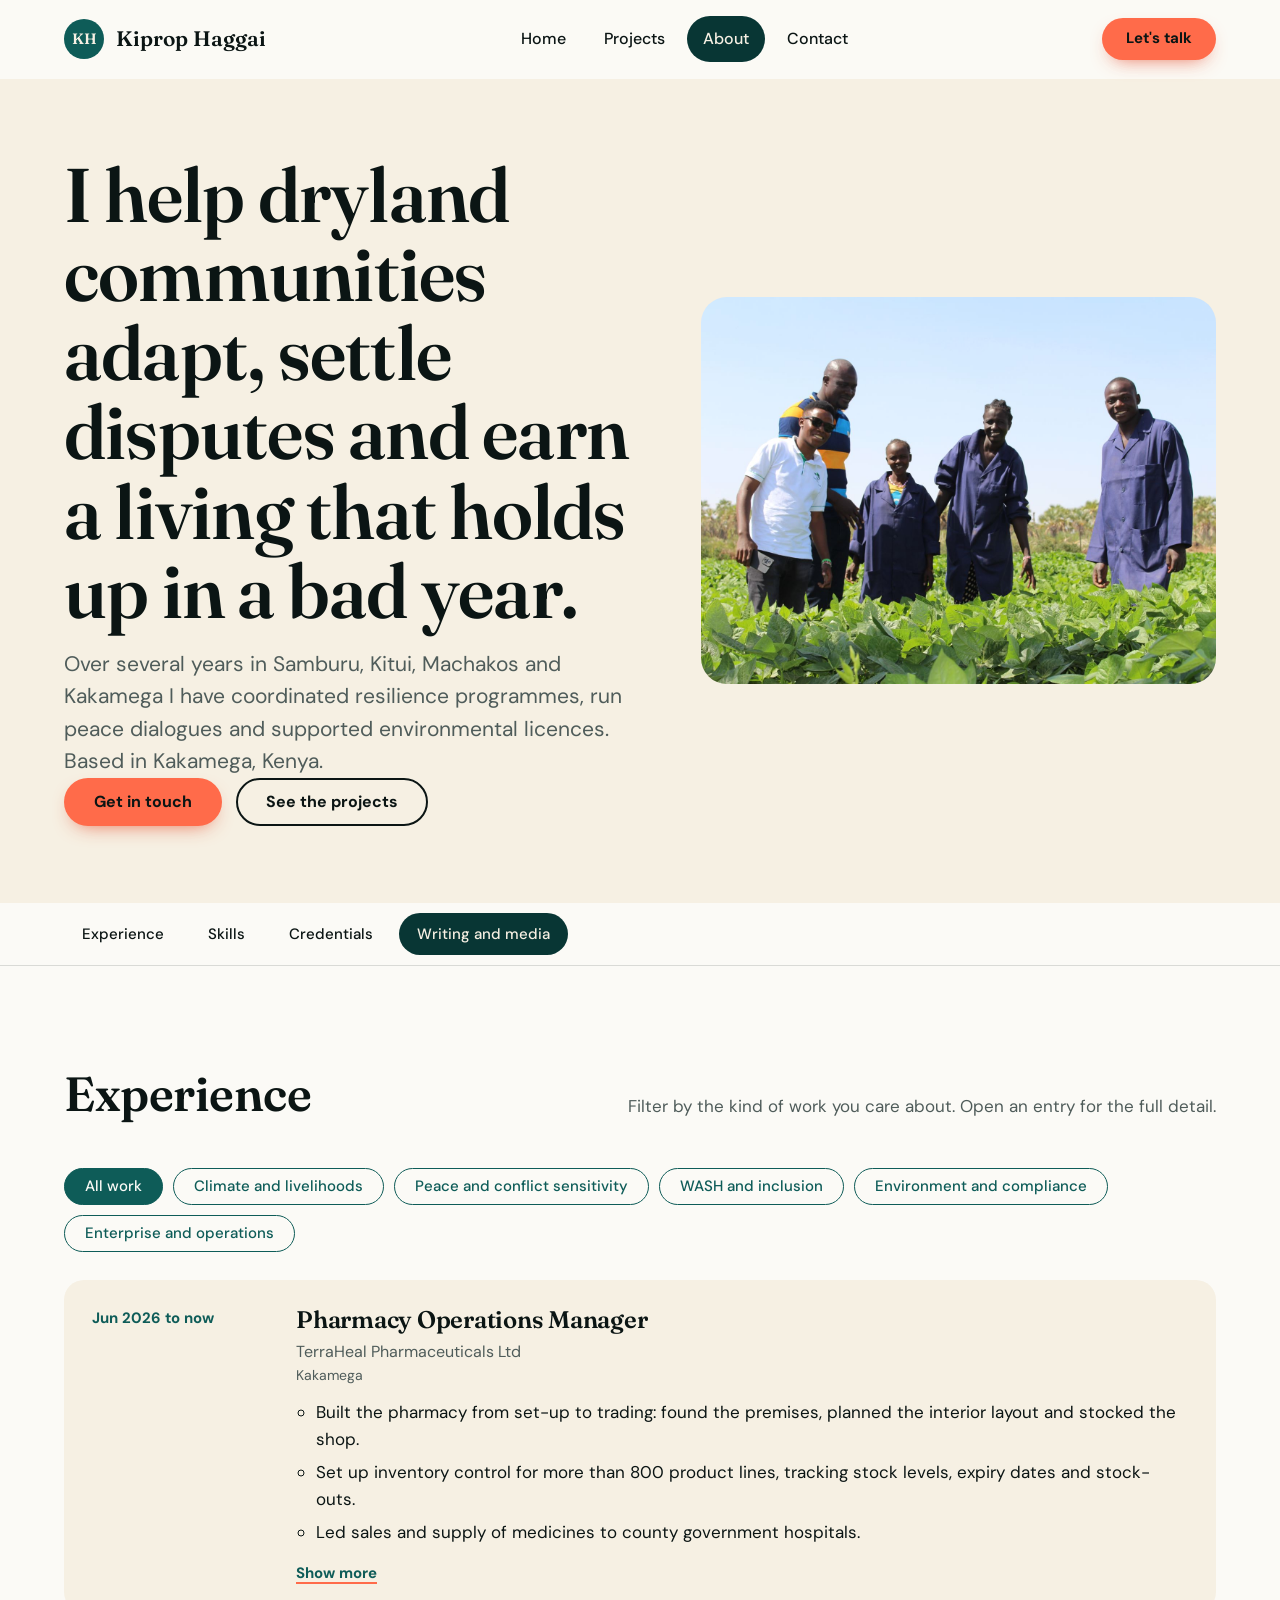
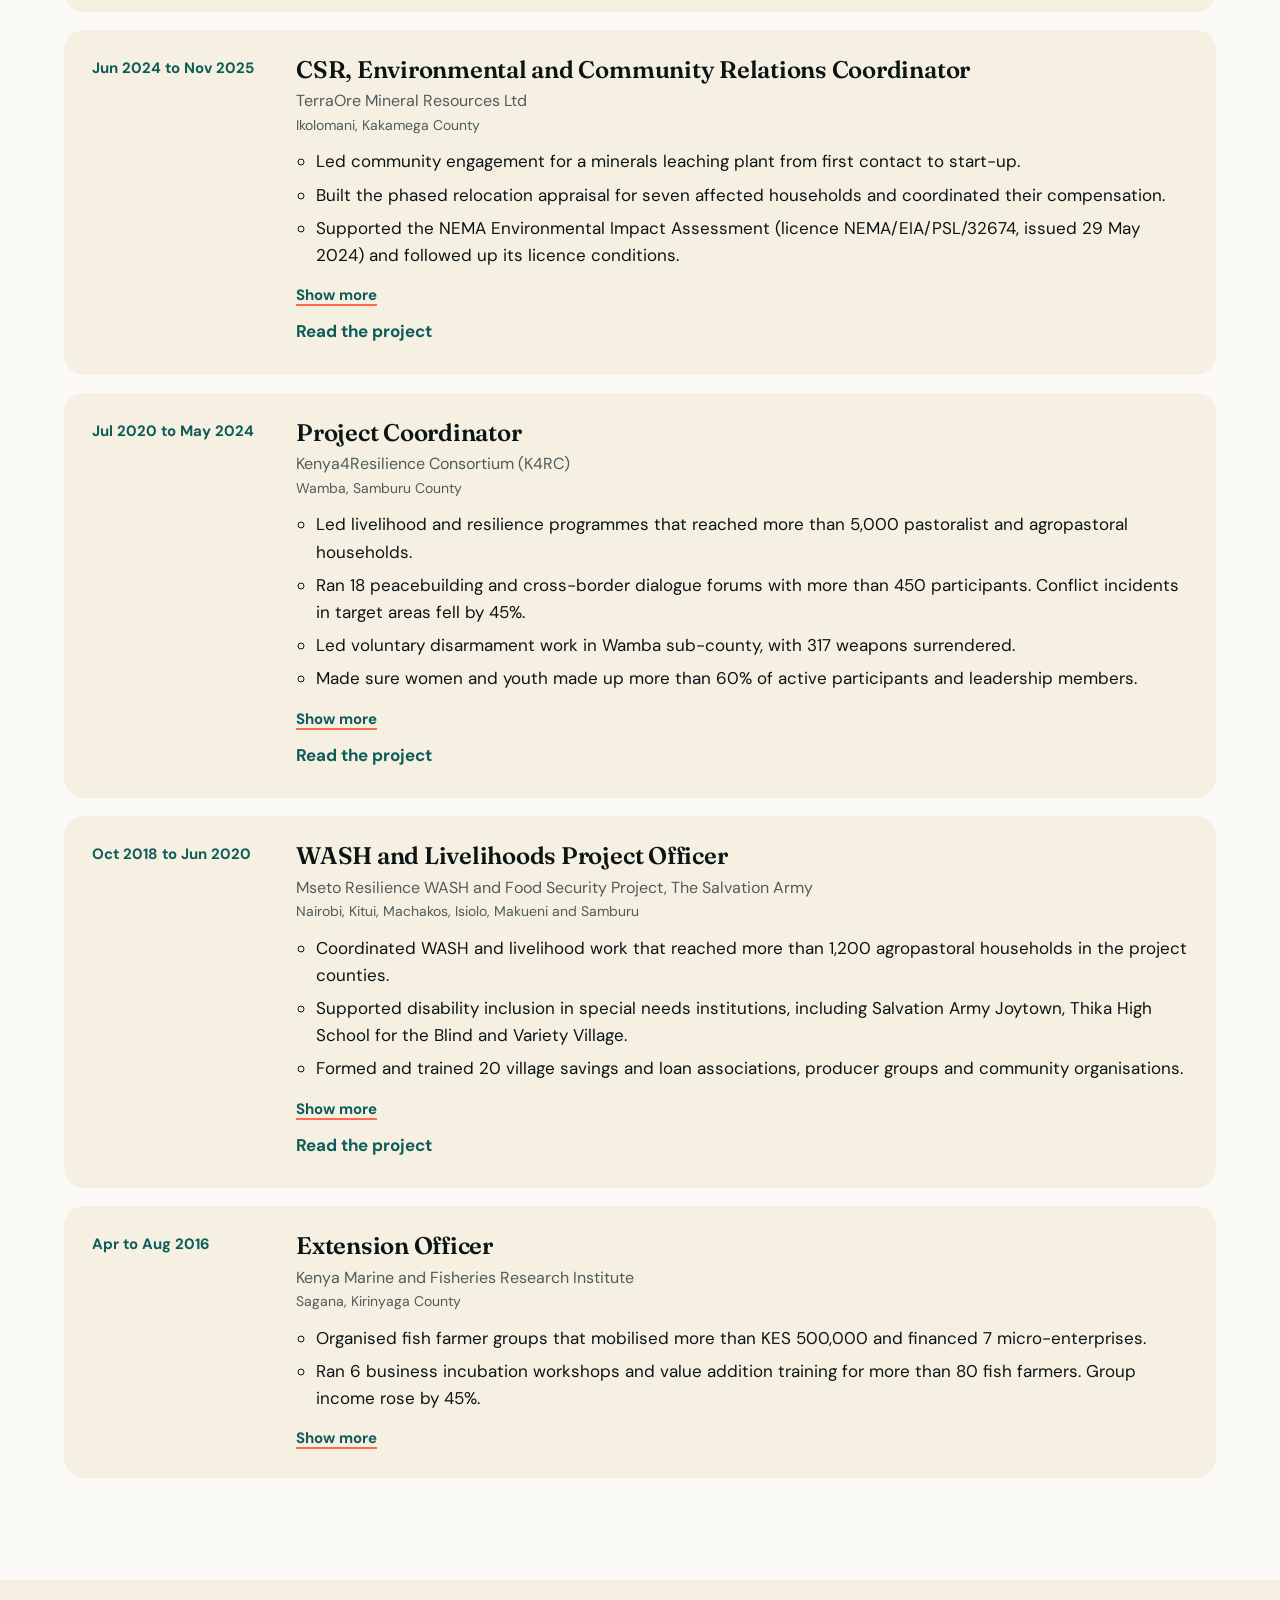
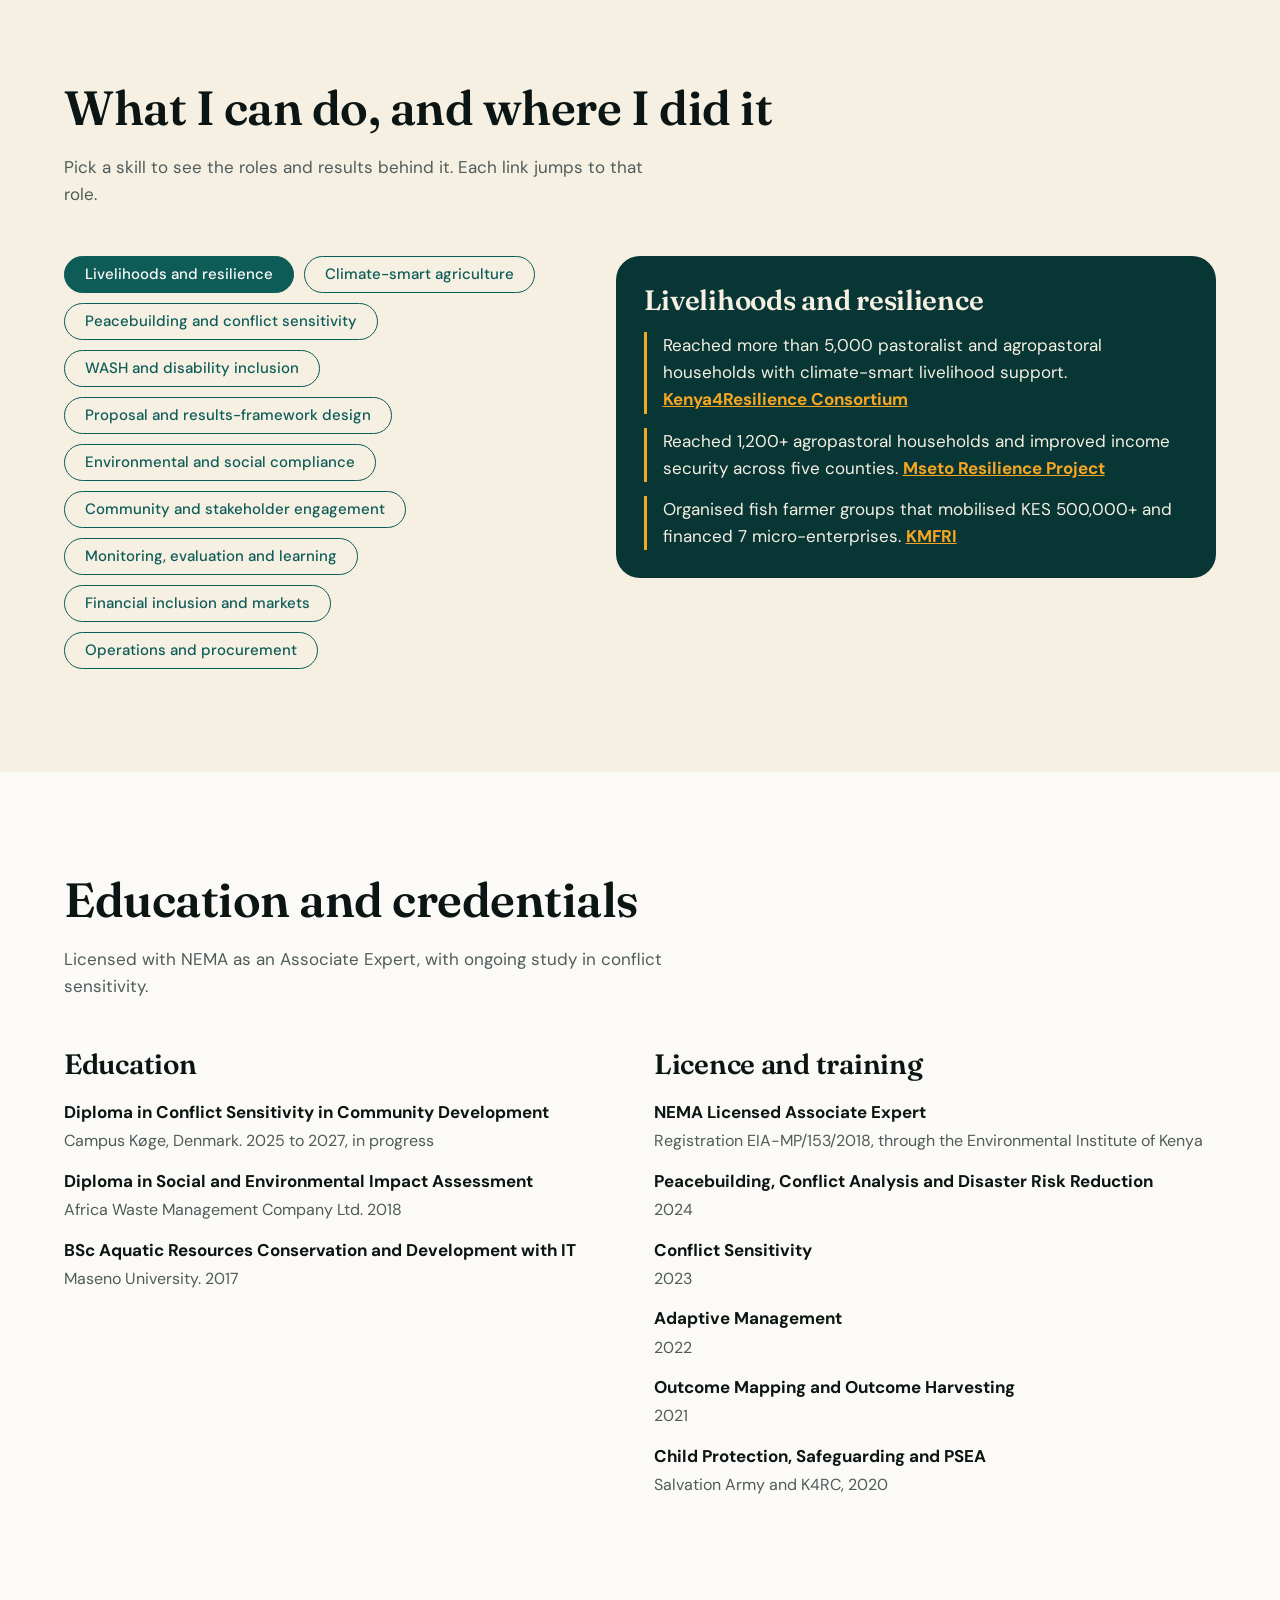
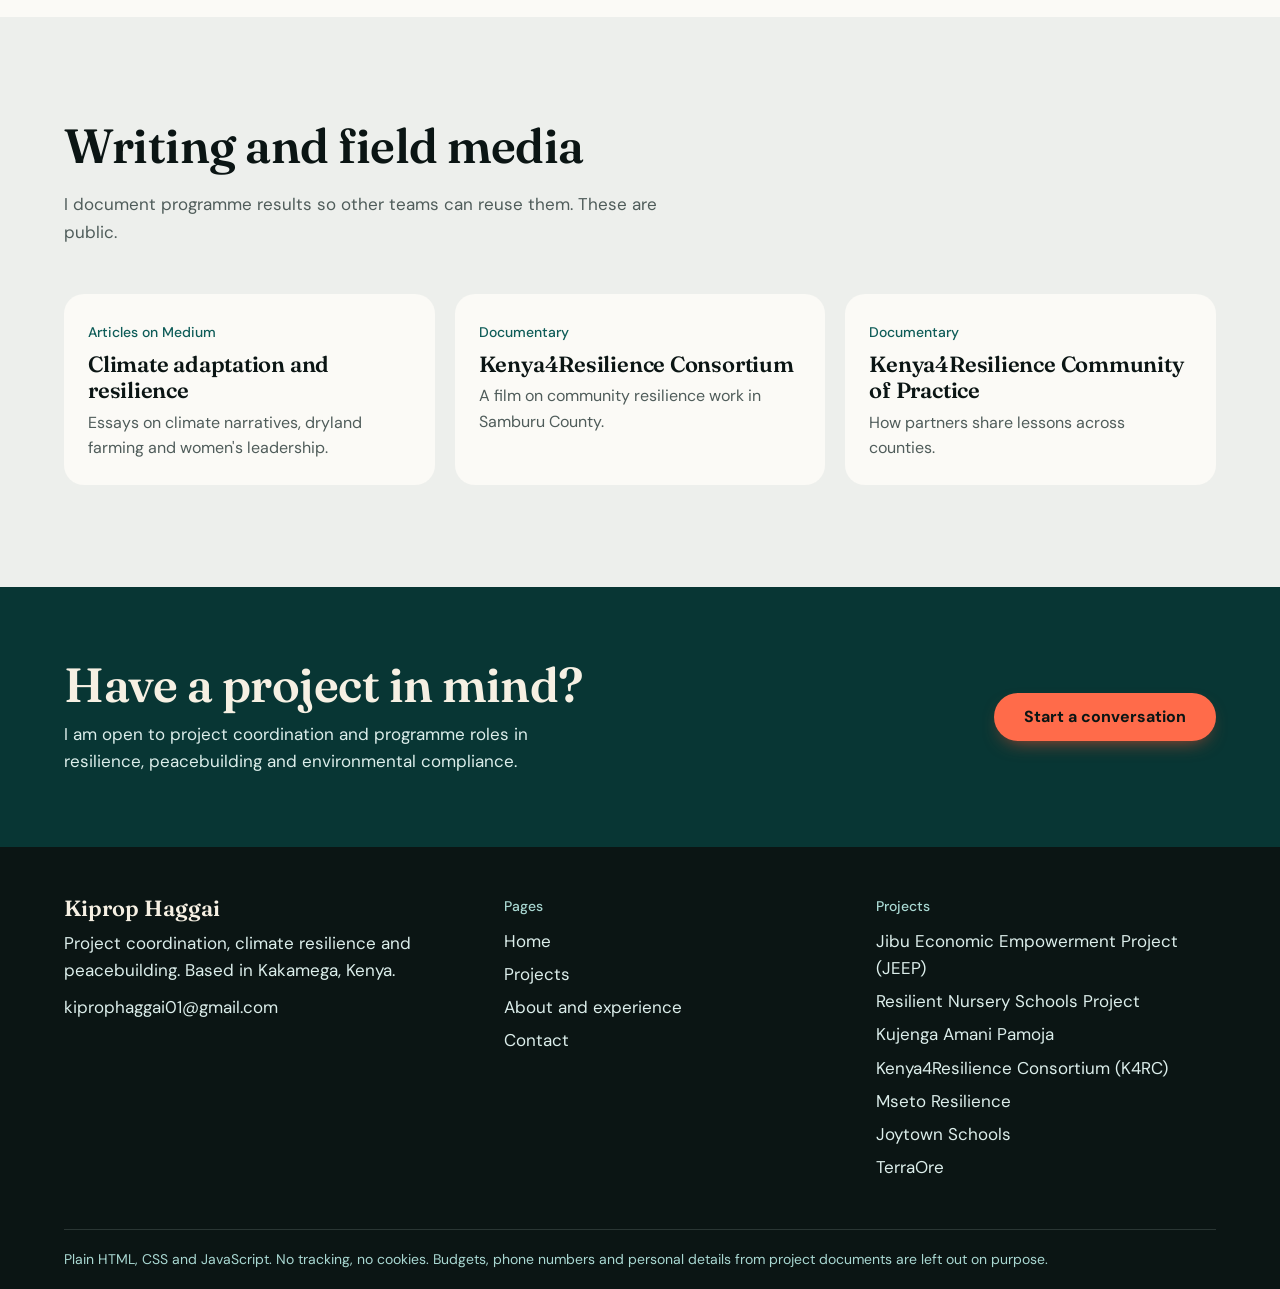
<file: about.html>
<!doctype html>
<html lang="en" class="no-js">
<head>
<meta charset="utf-8">
<meta name="viewport" content="width=device-width,initial-scale=1">
<title>About and experience · Kiprop Haggai</title>
<meta name="description" content="Experience, skills and credentials of Kiprop Haggai: resilience programmes, peacebuilding, WASH and environmental compliance in Kenya.">
<meta name="theme-color" content="#083634">
<meta property="og:title" content="About and experience · Kiprop Haggai">
<meta property="og:description" content="Experience, skills and credentials of Kiprop Haggai: resilience programmes, peacebuilding, WASH and environmental compliance in Kenya.">
<meta property="og:type" content="website">
<link rel="icon" href="data:image/svg+xml,%3Csvg xmlns='http://www.w3.org/2000/svg' viewBox='0 0 32 32'%3E%3Ccircle cx='16' cy='16' r='16' fill='%230e5c58'/%3E%3Ctext x='16' y='21' font-size='14' font-family='Georgia' font-weight='700' text-anchor='middle' fill='%23f6f0e3'%3EKH%3C/text%3E%3C/svg%3E">
<link rel="preconnect" href="https://fonts.googleapis.com">
<link rel="preconnect" href="https://fonts.gstatic.com" crossorigin>
<link rel="stylesheet" href="https://fonts.googleapis.com/css2?family=DM+Sans:wght@400;500;700&family=Fraunces:opsz,wght@9..144,500;9..144,600&display=swap">
<link rel="stylesheet" href="assets/css/site.css">
<script>document.documentElement.classList.remove('no-js')</script>
<script type="speculationrules">{"prerender":[{"where":{"href_matches":"/*"},"eagerness":"moderate"}]}</script>

</head>
<body>
<a class="skip" href="#main">Skip to content</a>
<header class="nav" id="nav"><div class="wrap nav-in">
<a class="brand" href="index.html"><span class="mark" aria-hidden="true">KH</span>Kiprop Haggai</a>
<ul class="links"><li><a href="index.html">Home</a></li><li><a href="projects.html">Projects</a></li><li><a href="about.html" aria-current="page">About</a></li><li><a href="contact.html">Contact</a></li></ul>
<a class="btn coral sm" href="contact.html">Let's talk</a>
<button class="menu-btn" id="menuBtn" type="button" aria-expanded="false" aria-controls="nav">Menu</button>
</div></header>
<main id="main">
<section class="page-head"><div class="wrap split">
<div><h1>I help dryland communities adapt, settle disputes and earn a living that holds up in a bad year.</h1>
<p class="lede">Over several years in Samburu, Kitui, Machakos and Kakamega I have coordinated resilience programmes, run peace dialogues and supported environmental licences. Based in Kakamega, Kenya.</p>
<div class="cta-row"><a class="btn coral" href="contact.html">Get in touch</a><a class="btn ghost" href="projects.html">See the projects</a></div></div>
<div class="portrait"><img src="assets/img/fields.jpg" alt="Project staff and smallholder farmers in a bean field" decoding="async"></div>
</div></section>
<div class="subnav" aria-label="On this page"><div class="wrap"><a href="#experience">Experience</a><a href="#skills">Skills</a><a href="#credentials">Credentials</a><a href="#writing">Writing and media</a></div></div>
<section class="section" id="experience"><div class="wrap">
<div class="section-head reveal"><h2>Experience</h2><p>Filter by the kind of work you care about. Open an entry for the full detail.</p></div>
<div class="filters" id="roleFilters" role="group" aria-label="Filter experience by theme" style="margin:0 0 28px"><button class="chip" type="button" data-f="all" aria-pressed="true">All work</button><button class="chip" type="button" data-f="climate" aria-pressed="false">Climate and livelihoods</button><button class="chip" type="button" data-f="peace" aria-pressed="false">Peace and conflict sensitivity</button><button class="chip" type="button" data-f="wash" aria-pressed="false">WASH and inclusion</button><button class="chip" type="button" data-f="env" aria-pressed="false">Environment and compliance</button><button class="chip" type="button" data-f="ops" aria-pressed="false">Enterprise and operations</button></div>
<ol class="timeline"><li class="role" id="role-terraheal" data-tags="ops"><div class="when">Jun 2026 to now</div><div><h3>Pharmacy Operations Manager</h3><p class="org">TerraHeal Pharmaceuticals Ltd<span>Kakamega</span></p><ul><li>Built the pharmacy from set-up to trading: found the premises, planned the interior layout and stocked the shop.</li><li>Set up inventory control for more than 800 product lines, tracking stock levels, expiry dates and stock-outs.</li><li>Led sales and supply of medicines to county government hospitals.</li><li class="more">Handled logistics and procurement, comparing supplier quotations and buying from licensed distributors.</li><li class="more">Supplied medicines for a health outreach organised by the Anglican Church of Kenya.</li><li class="more">Administered the pharmacy&#x27;s management systems, ran staff payroll, held banking authorisation for the business account and handled all KRA documentation.</li></ul><button class="toggle" type="button" aria-expanded="false">Show more</button></div></li><li class="role" id="role-terraore" data-tags="env"><div class="when">Jun 2024 to Nov 2025</div><div><h3>CSR, Environmental and Community Relations Coordinator</h3><p class="org">TerraOre Mineral Resources Ltd<span>Ikolomani, Kakamega County</span></p><ul><li>Led community engagement for a minerals leaching plant from first contact to start-up.</li><li>Built the phased relocation appraisal for seven affected households and coordinated their compensation.</li><li>Supported the NEMA Environmental Impact Assessment (licence NEMA/EIA/PSL/32674, issued 29 May 2024) and followed up its licence conditions.</li><li class="more">Registered the company with the Ministry of Mining.</li><li class="more">Represented the Ikolomani Youth Cooperative at a Ministry of Mining stakeholders&#x27; workshop in January 2025.</li><li class="more">Kept working relationships open with host community members, local leaders and government offices.</li></ul><button class="toggle" type="button" aria-expanded="false">Show more</button><p style="margin-top:10px"><a class="link-arrow" href="projects/terraore.html">Read the project</a></p></div></li><li class="role" id="role-k4rc" data-tags="climate peace env"><div class="when">Jul 2020 to May 2024</div><div><h3>Project Coordinator</h3><p class="org">Kenya4Resilience Consortium (K4RC)<span>Wamba, Samburu County</span></p><ul><li>Led livelihood and resilience programmes that reached more than 5,000 pastoralist and agropastoral households.</li><li>Ran 18 peacebuilding and cross-border dialogue forums with more than 450 participants. Conflict incidents in target areas fell by 45%.</li><li>Led voluntary disarmament work in Wamba sub-county, with 317 weapons surrendered.</li><li>Made sure women and youth made up more than 60% of active participants and leadership members.</li><li class="more">Set up agroecological demonstration plots and trained grazing committees and conservancies in pasture regeneration and fodder banking.</li><li class="more">Linked farmer groups to input suppliers, off-takers and local traders, improving market access for 800+ smallholders.</li><li class="more">Led 7 health outreaches with Wamba Level IV Hospital and AMREF, reaching about 300 households.</li><li class="more">Tracked results with KoboCollect and Power BI. Wrote donor reports, outcome maps and 17 impact stories.</li><li class="more">Produced more than 15 infographics and videos that the Tana River and Turkana chapters reused.</li></ul><button class="toggle" type="button" aria-expanded="false">Show more</button><p style="margin-top:10px"><a class="link-arrow" href="projects/k4rc.html">Read the project</a></p></div></li><li class="role" id="role-mseto" data-tags="climate wash peace"><div class="when">Oct 2018 to Jun 2020</div><div><h3>WASH and Livelihoods Project Officer</h3><p class="org">Mseto Resilience WASH and Food Security Project, The Salvation Army<span>Nairobi, Kitui, Machakos, Isiolo, Makueni and Samburu</span></p><ul><li>Coordinated WASH and livelihood work that reached more than 1,200 agropastoral households in the project counties.</li><li>Supported disability inclusion in special needs institutions, including Salvation Army Joytown, Thika High School for the Blind and Variety Village.</li><li>Formed and trained 20 village savings and loan associations, producer groups and community organisations.</li><li class="more">Delivered child protection, safeguarding and health promotion training for teachers, caregivers and learners.</li><li class="more">Managed a commercial demonstration farm showing drip irrigation, soil moisture conservation, integrated pest management and mixed crop and livestock systems.</li><li class="more">Ran gender-responsive livelihood work in poultry, kitchen gardening, beekeeping and basketry.</li></ul><button class="toggle" type="button" aria-expanded="false">Show more</button><p style="margin-top:10px"><a class="link-arrow" href="projects/mseto.html">Read the project</a></p></div></li><li class="role" id="role-kmfri" data-tags="climate"><div class="when">Apr to Aug 2016</div><div><h3>Extension Officer</h3><p class="org">Kenya Marine and Fisheries Research Institute<span>Sagana, Kirinyaga County</span></p><ul><li>Organised fish farmer groups that mobilised more than KES 500,000 and financed 7 micro-enterprises.</li><li>Ran 6 business incubation workshops and value addition training for more than 80 fish farmers. Group income rose by 45%.</li><li class="more">Designed aquaculture extension on pond management and fish deworming, which raised production efficiency by 30%.</li></ul><button class="toggle" type="button" aria-expanded="false">Show more</button></div></li></ol>
</div></section>
<section class="section cream" id="skills"><div class="wrap">
<div class="section-head reveal"><h2>What I can do, and where I did it</h2><p>Pick a skill to see the roles and results behind it. Each link jumps to that role.</p></div>
<div class="skills"><div class="skill-list" id="skillList" role="group" aria-label="Skills"></div><aside class="panel" id="panel" aria-live="polite"></aside></div>
</div></section>
<section class="section" id="credentials"><div class="wrap">
<div class="section-head reveal"><h2>Education and credentials</h2><p>Licensed with NEMA as an Associate Expert, with ongoing study in conflict sensitivity.</p></div>
<div class="creds">
<div><h3>Education</h3><dl>
<dt>Diploma in Conflict Sensitivity in Community Development</dt><dd>Campus Køge, Denmark. 2025 to 2027, in progress</dd>
<dt>Diploma in Social and Environmental Impact Assessment</dt><dd>Africa Waste Management Company Ltd. 2018</dd>
<dt>BSc Aquatic Resources Conservation and Development with IT</dt><dd>Maseno University. 2017</dd></dl></div>
<div><h3>Licence and training</h3><dl>
<dt>NEMA Licensed Associate Expert</dt><dd>Registration EIA-MP/153/2018, through the Environmental Institute of Kenya</dd>
<dt>Peacebuilding, Conflict Analysis and Disaster Risk Reduction</dt><dd>2024</dd>
<dt>Conflict Sensitivity</dt><dd>2023</dd>
<dt>Adaptive Management</dt><dd>2022</dd>
<dt>Outcome Mapping and Outcome Harvesting</dt><dd>2021</dd>
<dt>Child Protection, Safeguarding and PSEA</dt><dd>Salvation Army and K4RC, 2020</dd></dl></div>
</div></div></section>
<section class="section mist" id="writing"><div class="wrap">
<div class="section-head reveal"><h2>Writing and field media</h2><p>I document programme results so other teams can reuse them. These are public.</p></div>
<div class="media-links">
<a href="https://medium.com/@kiprop" target="_blank" rel="noopener"><span class="k">Articles on Medium</span><h3>Climate adaptation and resilience</h3><p>Essays on climate narratives, dryland farming and women's leadership.</p></a>
<a href="https://youtu.be/I3XqEDcZWGo?si=SeDhqtgcTgK1DXaJ" target="_blank" rel="noopener"><span class="k">Documentary</span><h3>Kenya4Resilience Consortium</h3><p>A film on community resilience work in Samburu County.</p></a>
<a href="https://youtu.be/ghBy5MKxOOc?si=Ir4fANalb6Pn1BrJ" target="_blank" rel="noopener"><span class="k">Documentary</span><h3>Kenya4Resilience Community of Practice</h3><p>How partners share lessons across counties.</p></a>
</div></div></section>
<section class="band"><div class="wrap band-in"><div><h2>Have a project in mind?</h2><p>I am open to project coordination and programme roles in resilience, peacebuilding and environmental compliance.</p></div><a class="btn coral" href="contact.html">Start a conversation</a></div></section>
</main>
<script>window.SKILLS=[{"n": "Livelihoods and resilience", "e": [["k4rc", "Reached more than 5,000 pastoralist and agropastoral households with climate-smart livelihood support."], ["mseto", "Reached 1,200+ agropastoral households and improved income security across five counties."], ["kmfri", "Organised fish farmer groups that mobilised KES 500,000+ and financed 7 micro-enterprises."]]}, {"n": "Climate-smart agriculture", "e": [["k4rc", "Set up agroecological demonstration plots, and trained grazing committees in pasture regeneration and fodder banking."], ["mseto", "Managed a demonstration farm showing drip irrigation, soil moisture conservation and integrated pest management."]]}, {"n": "Peacebuilding and conflict sensitivity", "e": [["k4rc", "18 dialogue forums with 450+ participants. Conflict incidents fell 45% and 317 weapons were surrendered."], ["mseto", "Built conflict sensitivity into programme design for shared grazing and water."]]}, {"n": "WASH and disability inclusion", "e": [["mseto", "Coordinated accessible ablution blocks, pathways, kitchens and water harvesting at Joytown, Thika High School for the Blind and Variety Village."], ["mseto", "Delivered child protection and safeguarding training for teachers, caregivers and learners."]]}, {"n": "Proposal and results-framework design", "e": [["k4rc", "Wrote donor reports and outcome maps for a consortium programme."]]}, {"n": "Environmental and social compliance", "e": [["terraore", "Supported the NEMA EIA for a minerals leaching plant and followed up its licence conditions."], ["k4rc", "Used Social and Environmental Impact Assessment methods to guide risk mitigation across consortium work."]]}, {"n": "Community and stakeholder engagement", "e": [["terraore", "Mapped affected households, leaders and groups. Relocated and compensated seven households."], ["k4rc", "Worked with county partners, security agencies, health facilities and community groups."]]}, {"n": "Monitoring, evaluation and learning", "e": [["k4rc", "Tracked results with KoboCollect and Power BI, and wrote donor reports and outcome maps."], ["k4rc", "Documented 17 impact stories from direct beneficiaries."]]}, {"n": "Financial inclusion and markets", "e": [["mseto", "Formed and trained 20 savings and loan associations, producer groups and community organisations."], ["k4rc", "Linked 800+ smallholders to input suppliers, off-takers and local traders."]]}, {"n": "Operations and procurement", "e": [["terraheal", "Set up inventory for 800+ product lines and compared supplier quotations for licensed procurement."], ["terraheal", "Handled payroll, banking authorisation and KRA documentation."]]}];window.ROLE_NAMES={"terraheal": "TerraHeal Pharmaceuticals", "terraore": "TerraOre Mineral Resources", "k4rc": "Kenya4Resilience Consortium", "mseto": "Mseto Resilience Project", "kmfri": "KMFRI"};</script>
<footer class="site"><div class="wrap">
<div class="foot">
<div><b>Kiprop Haggai</b><p>Project coordination, climate resilience and peacebuilding. Based in Kakamega, Kenya.</p><p style="margin-top:10px"><a href="mailto:kiprophaggai01@gmail.com">kiprophaggai01@gmail.com</a></p></div>
<div><h4>Pages</h4><ul><li><a href="index.html">Home</a></li><li><a href="projects.html">Projects</a></li><li><a href="about.html">About and experience</a></li><li><a href="contact.html">Contact</a></li></ul></div>
<div><h4>Projects</h4><ul><li><a href="projects/jeep.html">Jibu Economic Empowerment Project (JEEP)</a></li><li><a href="projects/nursery-schools.html">Resilient Nursery Schools Project</a></li><li><a href="projects/kujenga-amani.html">Kujenga Amani Pamoja</a></li><li><a href="projects/k4rc.html">Kenya4Resilience Consortium (K4RC)</a></li><li><a href="projects/mseto.html">Mseto Resilience</a></li><li><a href="projects/joytown.html">Joytown Schools</a></li><li><a href="projects/terraore.html">TerraOre</a></li></ul></div>
</div>
<div class="legal">Plain HTML, CSS and JavaScript. No tracking, no cookies. Budgets, phone numbers and personal details from project documents are left out on purpose.</div>
</div></footer>
<script src="assets/js/site.js" defer></script>
</body>
</html>
</file>
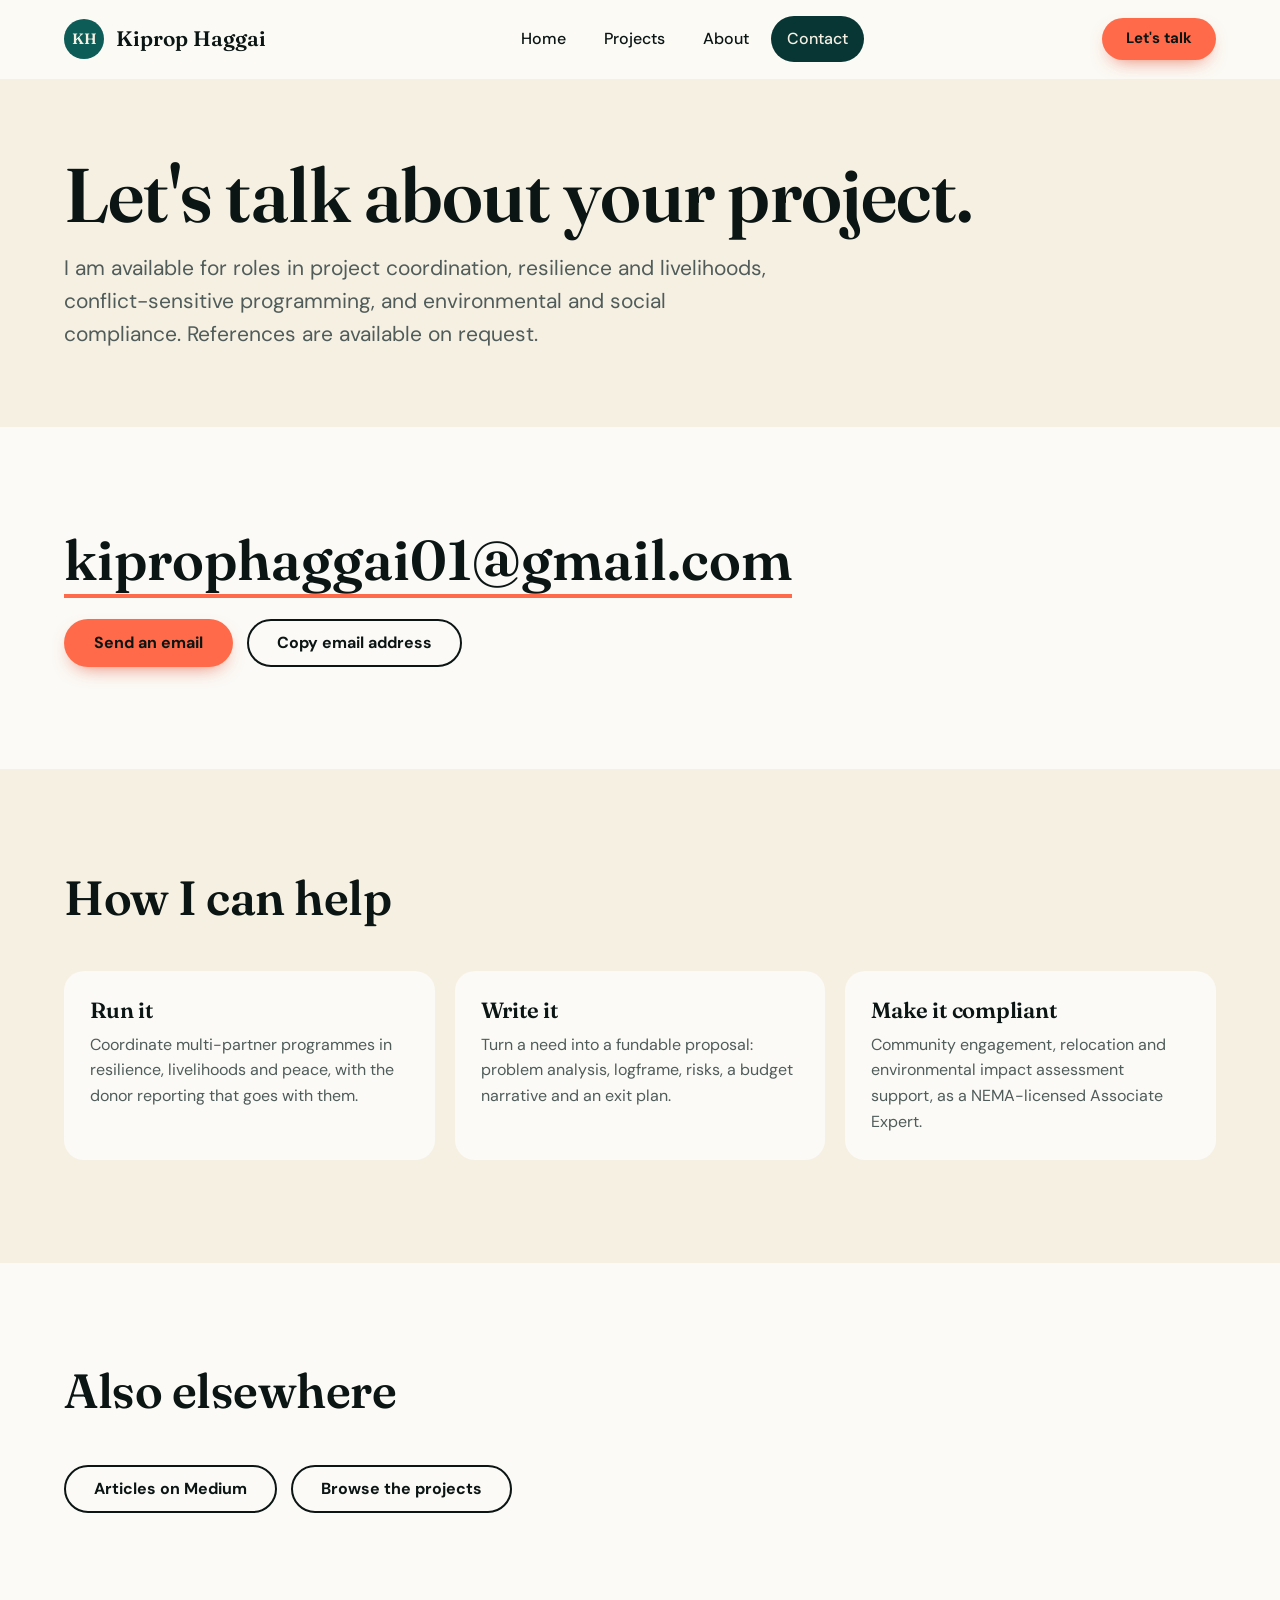
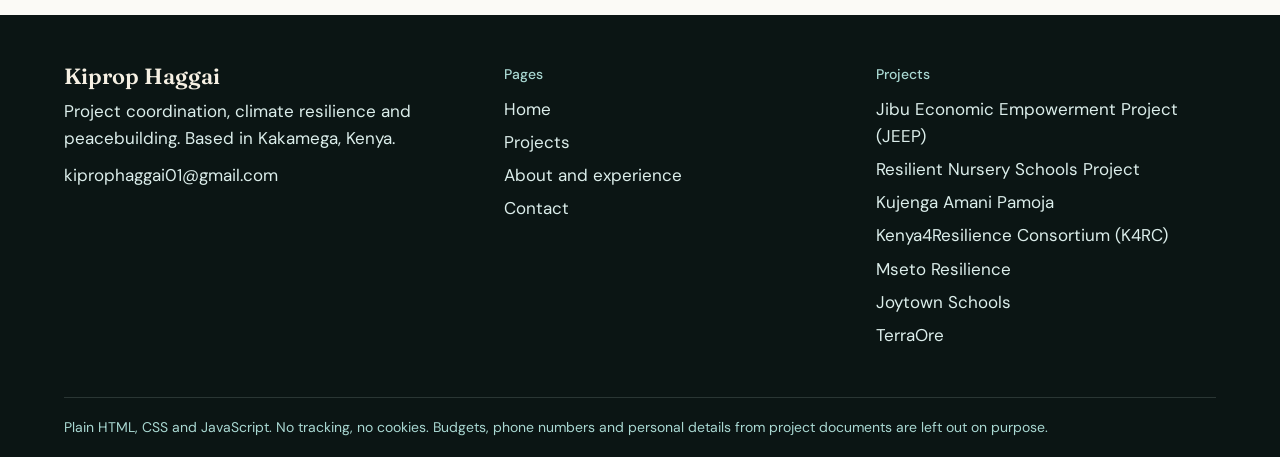
<file: contact.html>
<!doctype html>
<html lang="en" class="no-js">
<head>
<meta charset="utf-8">
<meta name="viewport" content="width=device-width,initial-scale=1">
<title>Contact · Kiprop Haggai</title>
<meta name="description" content="Get in touch with Kiprop Haggai about project coordination, proposals and environmental compliance roles in Kenya.">
<meta name="theme-color" content="#083634">
<meta property="og:title" content="Contact · Kiprop Haggai">
<meta property="og:description" content="Get in touch with Kiprop Haggai about project coordination, proposals and environmental compliance roles in Kenya.">
<meta property="og:type" content="website">
<link rel="icon" href="data:image/svg+xml,%3Csvg xmlns='http://www.w3.org/2000/svg' viewBox='0 0 32 32'%3E%3Ccircle cx='16' cy='16' r='16' fill='%230e5c58'/%3E%3Ctext x='16' y='21' font-size='14' font-family='Georgia' font-weight='700' text-anchor='middle' fill='%23f6f0e3'%3EKH%3C/text%3E%3C/svg%3E">
<link rel="preconnect" href="https://fonts.googleapis.com">
<link rel="preconnect" href="https://fonts.gstatic.com" crossorigin>
<link rel="stylesheet" href="https://fonts.googleapis.com/css2?family=DM+Sans:wght@400;500;700&family=Fraunces:opsz,wght@9..144,500;9..144,600&display=swap">
<link rel="stylesheet" href="assets/css/site.css">
<script>document.documentElement.classList.remove('no-js')</script>
<script type="speculationrules">{"prerender":[{"where":{"href_matches":"/*"},"eagerness":"moderate"}]}</script>

</head>
<body>
<a class="skip" href="#main">Skip to content</a>
<header class="nav" id="nav"><div class="wrap nav-in">
<a class="brand" href="index.html"><span class="mark" aria-hidden="true">KH</span>Kiprop Haggai</a>
<ul class="links"><li><a href="index.html">Home</a></li><li><a href="projects.html">Projects</a></li><li><a href="about.html">About</a></li><li><a href="contact.html" aria-current="page">Contact</a></li></ul>
<a class="btn coral sm" href="contact.html">Let's talk</a>
<button class="menu-btn" id="menuBtn" type="button" aria-expanded="false" aria-controls="nav">Menu</button>
</div></header>
<main id="main">
<section class="page-head"><div class="wrap">
<h1>Let's talk about your project.</h1>
<p class="lede">I am available for roles in project coordination, resilience and livelihoods, conflict-sensitive programming, and environmental and social compliance. References are available on request.</p>
</div></section>
<section class="section"><div class="wrap">
<p class="mail reveal"><a href="mailto:kiprophaggai01@gmail.com?subject=Hello%20Kiprop">kiprophaggai01@gmail.com</a></p>
<div class="cta-row" style="margin-top:28px"><a class="btn coral" href="mailto:kiprophaggai01@gmail.com?subject=Hello%20Kiprop">Send an email</a><button class="btn ghost" id="copy" type="button" data-mail="kiprophaggai01@gmail.com">Copy email address</button><span class="toast" id="toast" role="status"></span></div>
</div></section>
<section class="section cream"><div class="wrap">
<div class="section-head reveal"><h2>How I can help</h2></div>
<div class="help">
<div class="reveal"><h3>Run it</h3><p>Coordinate multi-partner programmes in resilience, livelihoods and peace, with the donor reporting that goes with them.</p></div>
<div class="reveal" style="--d:.08s"><h3>Write it</h3><p>Turn a need into a fundable proposal: problem analysis, logframe, risks, a budget narrative and an exit plan.</p></div>
<div class="reveal" style="--d:.16s"><h3>Make it compliant</h3><p>Community engagement, relocation and environmental impact assessment support, as a NEMA-licensed Associate Expert.</p></div>
</div></div></section>
<section class="section"><div class="wrap">
<div class="section-head"><h2>Also elsewhere</h2></div>
<div class="cta-row"><a class="btn ghost" href="https://medium.com/@kiprop" target="_blank" rel="noopener">Articles on Medium</a><a class="btn ghost" href="projects.html">Browse the projects</a></div>
</div></section>
</main>
<footer class="site"><div class="wrap">
<div class="foot">
<div><b>Kiprop Haggai</b><p>Project coordination, climate resilience and peacebuilding. Based in Kakamega, Kenya.</p><p style="margin-top:10px"><a href="mailto:kiprophaggai01@gmail.com">kiprophaggai01@gmail.com</a></p></div>
<div><h4>Pages</h4><ul><li><a href="index.html">Home</a></li><li><a href="projects.html">Projects</a></li><li><a href="about.html">About and experience</a></li><li><a href="contact.html">Contact</a></li></ul></div>
<div><h4>Projects</h4><ul><li><a href="projects/jeep.html">Jibu Economic Empowerment Project (JEEP)</a></li><li><a href="projects/nursery-schools.html">Resilient Nursery Schools Project</a></li><li><a href="projects/kujenga-amani.html">Kujenga Amani Pamoja</a></li><li><a href="projects/k4rc.html">Kenya4Resilience Consortium (K4RC)</a></li><li><a href="projects/mseto.html">Mseto Resilience</a></li><li><a href="projects/joytown.html">Joytown Schools</a></li><li><a href="projects/terraore.html">TerraOre</a></li></ul></div>
</div>
<div class="legal">Plain HTML, CSS and JavaScript. No tracking, no cookies. Budgets, phone numbers and personal details from project documents are left out on purpose.</div>
</div></footer>
<script src="assets/js/site.js" defer></script>
</body>
</html>
</file>
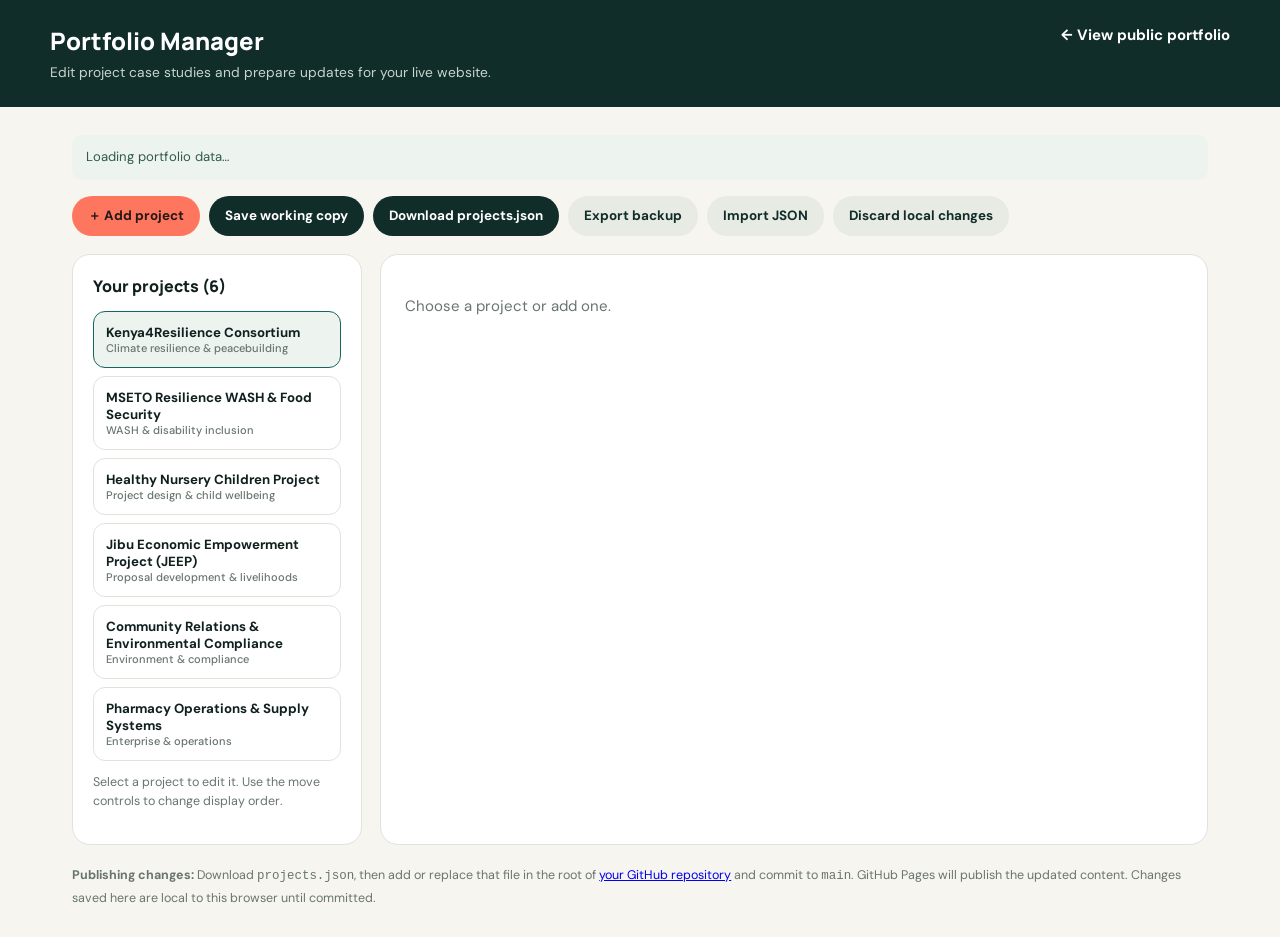
<file: manage.html>
<!doctype html><html lang="en"><head><meta charset="utf-8"><meta name="viewport" content="width=device-width,initial-scale=1"><meta name="robots" content="noindex,nofollow"><meta name="theme-color" content="#102d2a"><title>Portfolio Manager | Kiprop Haggai</title><link rel="preconnect" href="https://fonts.googleapis.com"><link href="https://fonts.googleapis.com/css2?family=DM+Sans:wght@400;500;600;700&family=Manrope:wght@400;600;700;800&display=swap" rel="stylesheet"><style>
:root{--ink:#10201f;--deep:#102d2a;--teal:#17665d;--coral:#ff765f;--paper:#f6f5f0;--muted:#68756e;--line:#dfe3dc}*{box-sizing:border-box}body{margin:0;background:var(--paper);color:var(--ink);font:15px/1.55 'DM Sans',sans-serif}.top{background:var(--deep);color:white;padding:24px max(22px,calc((100% - 1180px)/2));display:flex;justify-content:space-between;gap:20px;flex-wrap:wrap}.top h1{font:800 1.5rem Manrope;margin:0}.top p{margin:5px 0 0;color:#c7d6ce;font-size:.86rem}.top a{color:white;text-decoration:none;font-weight:700}.shell{max-width:1180px;margin:28px auto;padding:0 22px}.toolbar,.actions{display:flex;gap:9px;flex-wrap:wrap;margin-bottom:18px}.btn{border:0;border-radius:999px;padding:11px 16px;font:700 .84rem 'DM Sans';cursor:pointer;background:var(--deep);color:white}.hot{background:var(--coral);color:#241916}.light{background:#e7ebe4;color:var(--deep)}.layout{display:grid;grid-template-columns:290px 1fr;gap:18px}.panel{background:white;border:1px solid var(--line);border-radius:18px;padding:20px;min-width:0}.panel h2{font:800 1rem Manrope;margin:0 0 14px}.project-list{display:grid;gap:8px}.project-item{padding:12px;border:1px solid var(--line);border-radius:12px;cursor:pointer;text-align:left;background:white;color:var(--ink);font:700 .83rem 'DM Sans'}.project-item.active{border-color:var(--teal);background:#edf3ef}.project-item small{display:block;color:var(--muted);font-weight:500}.field-grid{display:grid;grid-template-columns:1fr 1fr;gap:12px}.field{display:grid;gap:6px;margin-bottom:12px}.field.full{grid-column:1/-1}.field label{font-size:.75rem;font-weight:800;color:#52635c}.field input,.field textarea,.field select{width:100%;border:1px solid var(--line);border-radius:10px;padding:11px;background:white;color:var(--ink);font: .9rem 'DM Sans'}.field textarea{min-height:88px;resize:vertical}.status{padding:12px 14px;border-radius:10px;background:#edf3ef;color:#315a4e;margin:0 0 16px;font-size:.82rem}.hint,.foot{color:var(--muted);font-size:.78rem}.section-label{font:800 .76rem Manrope;letter-spacing:.08em;text-transform:uppercase;color:var(--teal);margin:18px 0 10px}.empty{color:var(--muted);padding:20px 4px}.hidden{display:none}.foot{margin-top:20px;line-height:1.7}@media(max-width:760px){.layout,.field-grid{grid-template-columns:1fr}.field.full{grid-column:auto}}
</style></head><body><header class="top"><div><h1>Portfolio Manager</h1><p>Edit project case studies and prepare updates for your live website.</p></div><a href="./#/projects">← View public portfolio</a></header><main class="shell"><div id="status" class="status">Loading portfolio data…</div><div class="toolbar"><button class="btn hot" id="add">＋ Add project</button><button class="btn" id="save">Save working copy</button><button class="btn" id="download">Download projects.json</button><button class="btn light" id="backup">Export backup</button><label class="btn light" for="import">Import JSON</label><input id="import" class="hidden" type="file" accept=".json,application/json"><button class="btn light" id="reset">Discard local changes</button></div><div class="layout"><aside class="panel"><h2>Your projects <span id="count"></span></h2><div id="list" class="project-list"></div><p class="hint">Select a project to edit it. Use the move controls to change display order.</p></aside><section class="panel"><div id="editor"><div class="empty">Choose a project or add one.</div></div></section></div><p class="foot"><strong>Publishing changes:</strong> Download <code>projects.json</code>, then add or replace that file in the root of <a href="https://github.com/kip-01/kip-01.github.io" target="_blank" rel="noopener">your GitHub repository</a> and commit to <code>main</code>. GitHub Pages will publish the updated content. Changes saved here are local to this browser until committed.</p></main><script src="manager.js"></script></body></html>
</file>
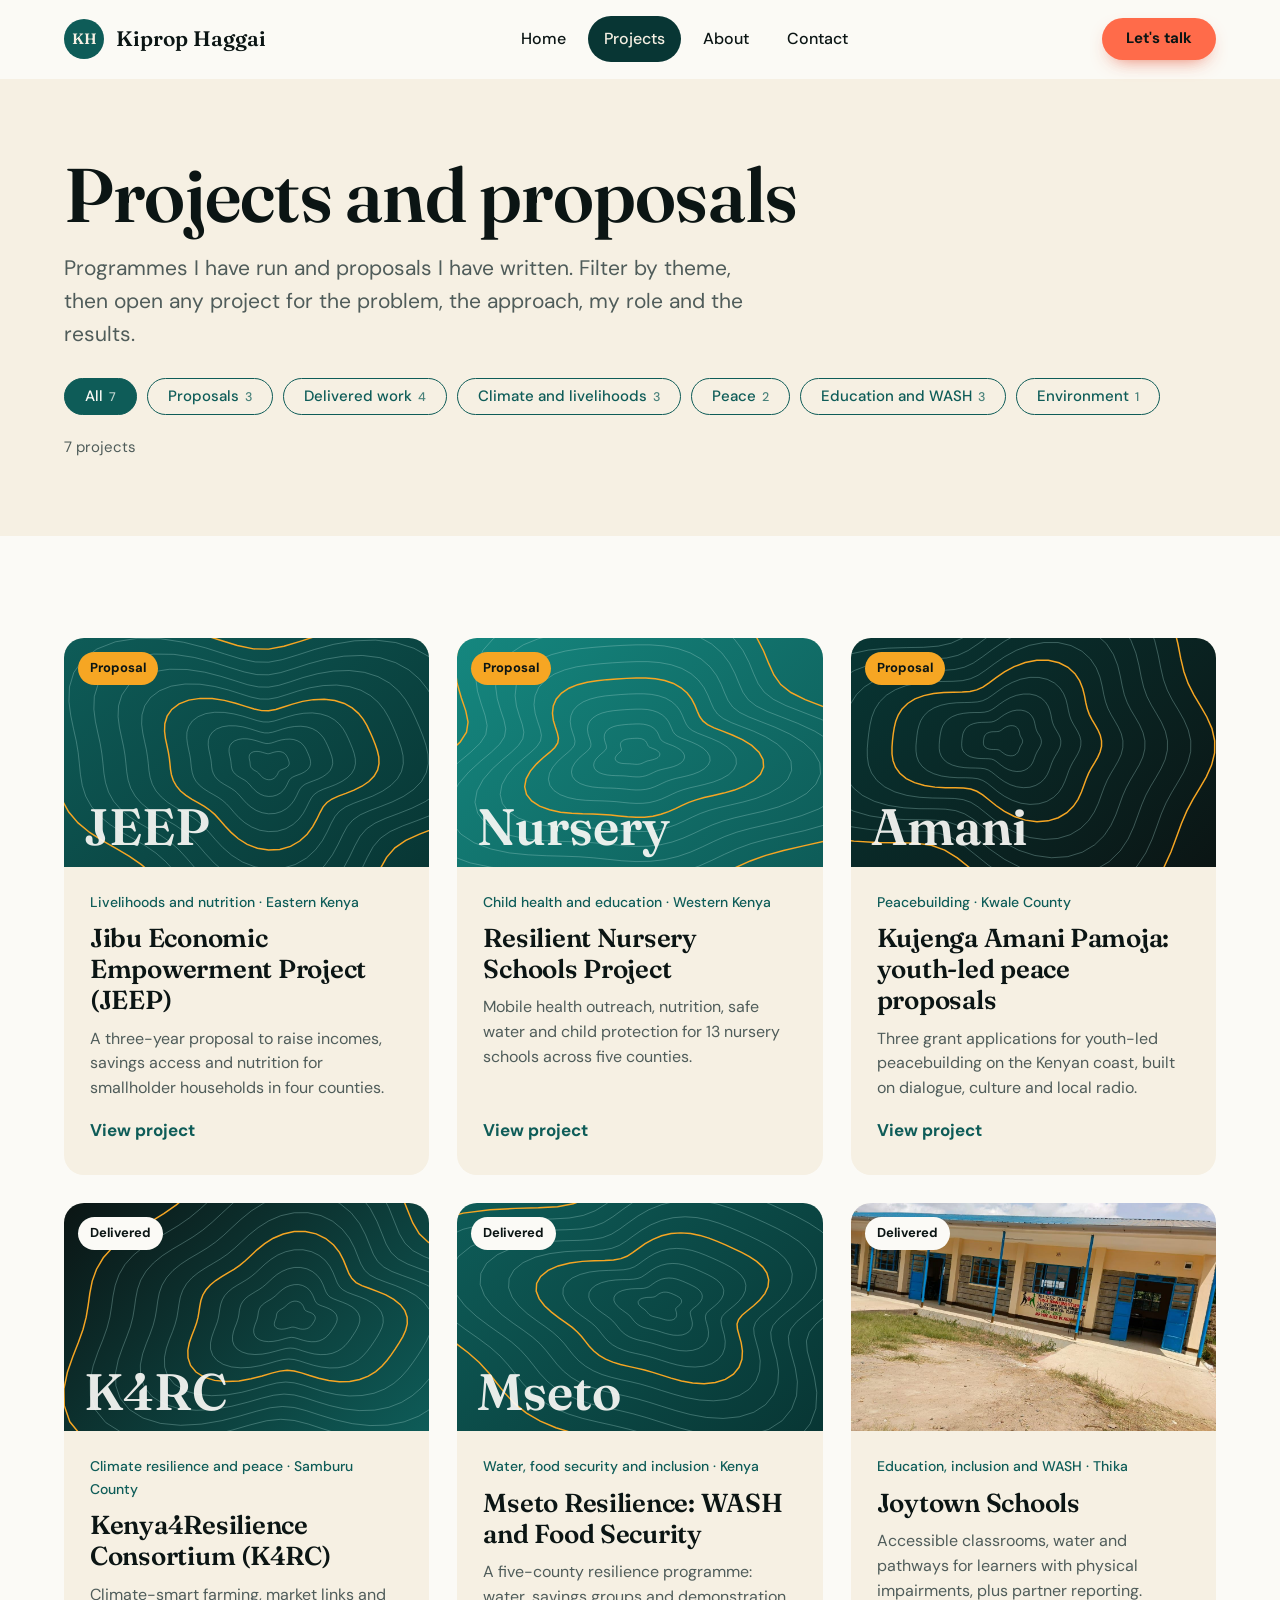
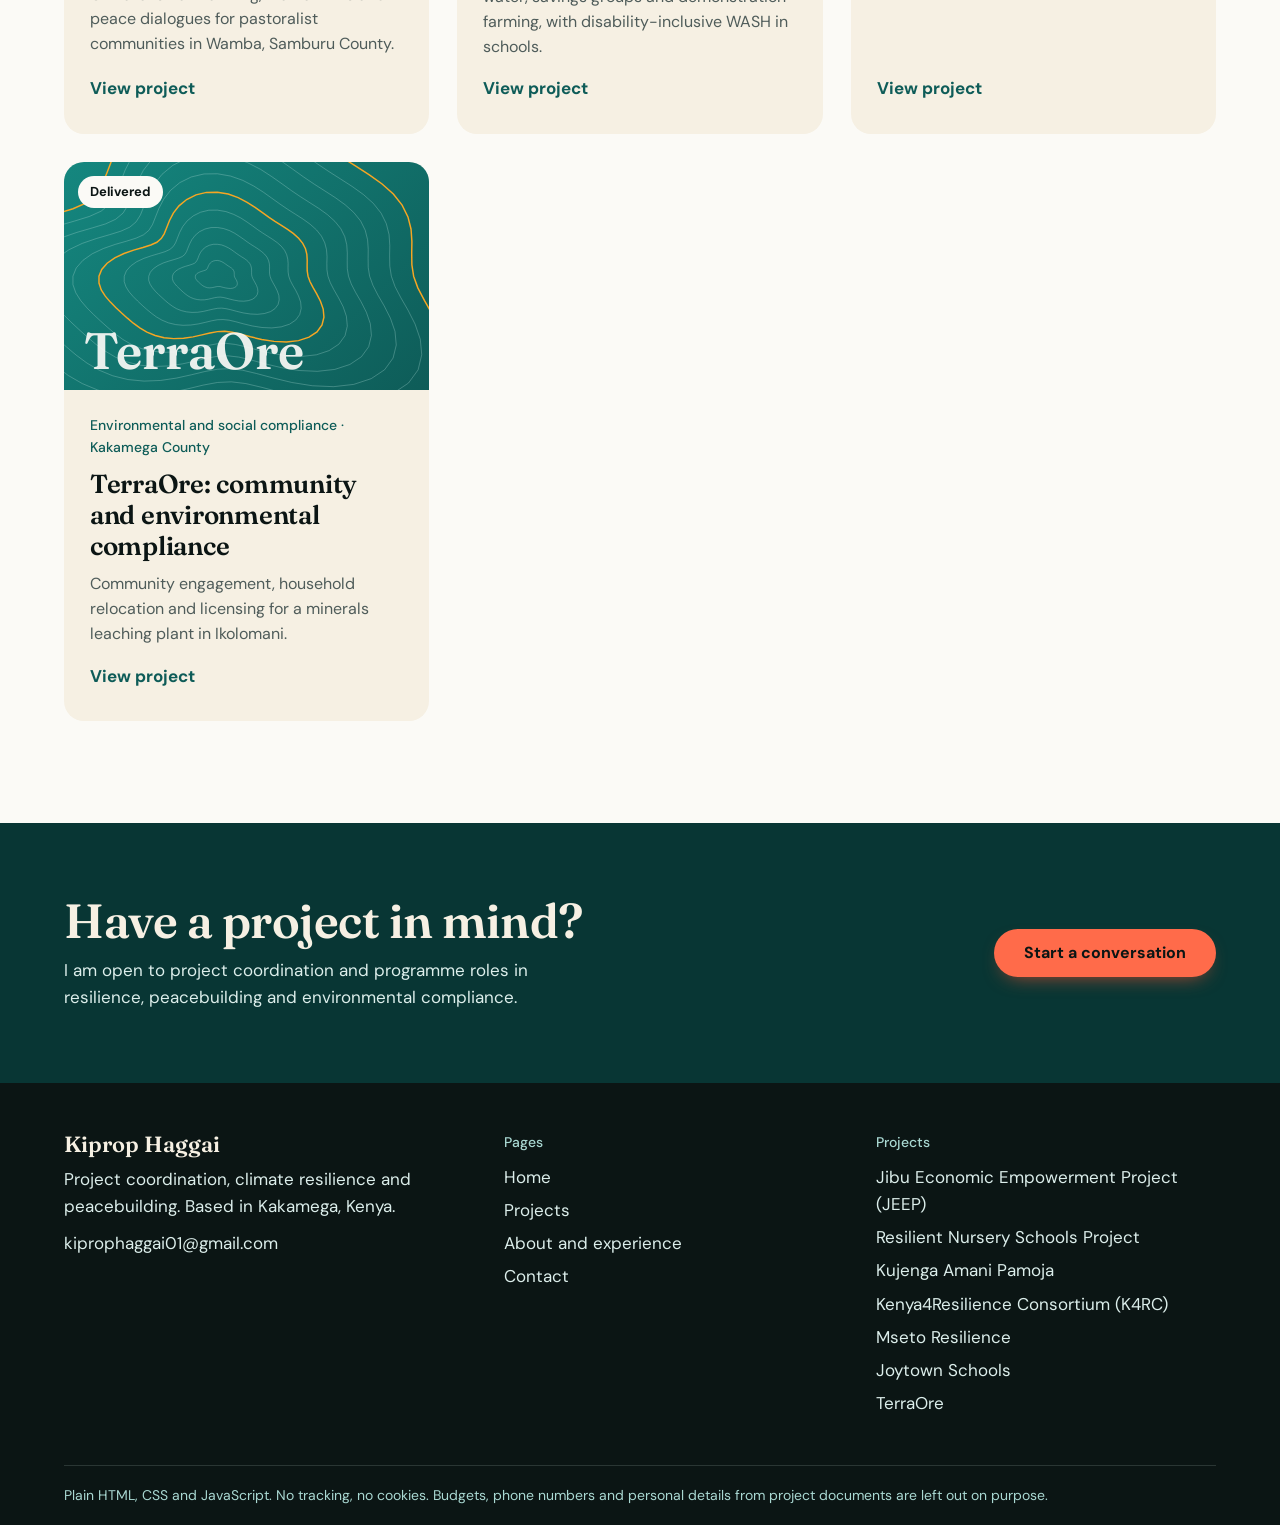
<file: projects.html>
<!doctype html>
<html lang="en" class="no-js">
<head>
<meta charset="utf-8">
<meta name="viewport" content="width=device-width,initial-scale=1">
<title>Projects and proposals · Kiprop Haggai</title>
<meta name="description" content="Seven projects and proposals in climate resilience, peacebuilding, education and environmental compliance across Kenya.">
<meta name="theme-color" content="#083634">
<meta property="og:title" content="Projects and proposals · Kiprop Haggai">
<meta property="og:description" content="Seven projects and proposals in climate resilience, peacebuilding, education and environmental compliance across Kenya.">
<meta property="og:type" content="website">
<link rel="icon" href="data:image/svg+xml,%3Csvg xmlns='http://www.w3.org/2000/svg' viewBox='0 0 32 32'%3E%3Ccircle cx='16' cy='16' r='16' fill='%230e5c58'/%3E%3Ctext x='16' y='21' font-size='14' font-family='Georgia' font-weight='700' text-anchor='middle' fill='%23f6f0e3'%3EKH%3C/text%3E%3C/svg%3E">
<link rel="preconnect" href="https://fonts.googleapis.com">
<link rel="preconnect" href="https://fonts.gstatic.com" crossorigin>
<link rel="stylesheet" href="https://fonts.googleapis.com/css2?family=DM+Sans:wght@400;500;700&family=Fraunces:opsz,wght@9..144,500;9..144,600&display=swap">
<link rel="stylesheet" href="assets/css/site.css">
<script>document.documentElement.classList.remove('no-js')</script>
<script type="speculationrules">{"prerender":[{"where":{"href_matches":"/*"},"eagerness":"moderate"}]}</script>

</head>
<body>
<a class="skip" href="#main">Skip to content</a>
<header class="nav" id="nav"><div class="wrap nav-in">
<a class="brand" href="index.html"><span class="mark" aria-hidden="true">KH</span>Kiprop Haggai</a>
<ul class="links"><li><a href="index.html">Home</a></li><li><a href="projects.html" aria-current="page">Projects</a></li><li><a href="about.html">About</a></li><li><a href="contact.html">Contact</a></li></ul>
<a class="btn coral sm" href="contact.html">Let's talk</a>
<button class="menu-btn" id="menuBtn" type="button" aria-expanded="false" aria-controls="nav">Menu</button>
</div></header>
<main id="main">
<section class="page-head"><div class="wrap">
<h1>Projects and proposals</h1>
<p class="lede">Programmes I have run and proposals I have written. Filter by theme, then open any project for the problem, the approach, my role and the results.</p>
<div class="filters" id="filters" role="group" aria-label="Filter projects"><button class="chip" type="button" data-f="all" aria-pressed="true">All<small>7</small></button><button class="chip" type="button" data-f="proposal" aria-pressed="false">Proposals<small>3</small></button><button class="chip" type="button" data-f="delivered" aria-pressed="false">Delivered work<small>4</small></button><button class="chip" type="button" data-f="climate" aria-pressed="false">Climate and livelihoods<small>3</small></button><button class="chip" type="button" data-f="peace" aria-pressed="false">Peace<small>2</small></button><button class="chip" type="button" data-f="edu" aria-pressed="false">Education and WASH<small>3</small></button><button class="chip" type="button" data-f="env" aria-pressed="false">Environment<small>1</small></button></div>
<p class="count" id="count" role="status" aria-live="polite">7 projects</p>
</div></section>
<section class="section"><div class="wrap"><div class="grid"><a class="card reveal" style="--d:0.00s" href="projects/jeep.html" data-cat="proposal climate"><div class="media" style="view-transition-name:pj-jeep"><div class="cover cv-a"><svg viewBox="0 0 400 250" preserveAspectRatio="xMidYMid slice" aria-hidden="true" focusable="false"><path d="M246.6 137.5 L246.3 138.8 L245.6 140.0 L244.5 141.2 L243.1 142.1 L241.5 142.9 L239.8 143.6 L238.3 144.2 L237.0 144.7 L235.9 145.5 L235.1 146.4 L234.5 147.5 L233.9 148.9 L233.0 150.4 L231.9 151.9 L230.4 153.3 L228.5 154.4 L226.3 155.1 L224.0 155.2 L221.7 154.8 L219.6 154.0 L217.8 152.9 L216.3 151.6 L215.1 150.3 L214.0 149.0 L213.0 147.9 L212.0 147.0 L210.9 146.3 L209.6 145.5 L208.3 144.8 L207.1 144.0 L206.0 143.1 L205.1 142.1 L204.5 141.0 L204.1 139.8 L203.9 138.7 L203.8 137.5 L203.7 136.3 L203.5 135.1 L203.2 133.8 L202.9 132.4 L202.7 130.9 L202.8 129.3 L203.2 127.8 L204.2 126.4 L205.7 125.3 L207.7 124.5 L210.0 124.2 L212.5 124.2 L215.0 124.6 L217.3 125.2 L219.3 125.8 L221.1 126.3 L222.6 126.7 L224.0 126.7 L225.5 126.4 L227.1 125.9 L228.9 125.3 L230.9 124.8 L233.2 124.4 L235.4 124.3 L237.6 124.6 L239.5 125.2 L241.1 126.1 L242.4 127.2 L243.4 128.5 L244.1 129.8 L244.8 131.0 L245.3 132.3 L245.8 133.6 L246.2 134.9 L246.5 136.2 L246.6 137.5Z" fill="none" stroke="#a9d8d2" stroke-width="1" opacity="0.35"/><path d="M270.0 137.5 L269.4 140.1 L268.0 142.7 L265.7 145.0 L262.9 146.9 L259.6 148.6 L256.2 149.9 L253.0 151.1 L250.4 152.3 L248.3 153.7 L246.7 155.5 L245.4 157.9 L244.1 160.7 L242.4 163.8 L240.1 166.9 L237.0 169.7 L233.1 171.9 L228.7 173.2 L224.0 173.5 L219.4 172.8 L215.1 171.1 L211.4 168.8 L208.4 166.1 L205.8 163.5 L203.7 160.9 L201.7 158.8 L199.6 156.9 L197.3 155.3 L194.7 153.9 L192.1 152.4 L189.6 150.7 L187.4 148.9 L185.6 146.8 L184.3 144.6 L183.6 142.3 L183.2 139.9 L183.0 137.5 L182.7 135.1 L182.3 132.6 L181.7 129.9 L181.1 127.1 L180.7 124.0 L180.8 120.9 L181.7 117.8 L183.7 115.0 L186.7 112.7 L190.8 111.1 L195.5 110.3 L200.6 110.4 L205.6 111.2 L210.3 112.4 L214.4 113.7 L218.0 114.8 L221.1 115.5 L224.0 115.5 L227.0 115.0 L230.2 114.0 L233.9 112.7 L238.1 111.6 L242.6 110.9 L247.2 110.7 L251.6 111.2 L255.5 112.5 L258.8 114.3 L261.4 116.6 L263.4 119.1 L265.0 121.7 L266.2 124.4 L267.4 127.0 L268.4 129.6 L269.3 132.2 L269.9 134.8 L270.0 137.5Z" fill="none" stroke="#a9d8d2" stroke-width="1" opacity="0.35"/><path d="M294.2 137.5 L293.2 141.5 L291.1 145.4 L287.7 148.9 L283.3 151.9 L278.3 154.4 L273.1 156.4 L268.3 158.2 L264.2 160.0 L261.0 162.2 L258.6 165.0 L256.6 168.6 L254.6 172.9 L252.0 177.6 L248.5 182.4 L243.8 186.7 L237.9 190.1 L231.2 192.1 L224.0 192.5 L216.9 191.3 L210.4 188.8 L204.8 185.2 L200.1 181.2 L196.3 177.1 L193.0 173.3 L189.9 169.9 L186.7 167.1 L183.2 164.7 L179.4 162.5 L175.4 160.2 L171.5 157.7 L168.1 154.9 L165.4 151.7 L163.5 148.3 L162.3 144.8 L161.7 141.1 L161.4 137.5 L161.0 133.8 L160.3 130.0 L159.4 126.0 L158.5 121.6 L157.9 117.0 L158.1 112.1 L159.5 107.4 L162.5 103.1 L167.1 99.6 L173.3 97.2 L180.5 96.1 L188.2 96.2 L195.9 97.3 L203.1 99.2 L209.4 101.2 L214.8 102.9 L219.6 103.9 L224.0 103.9 L228.5 103.1 L233.5 101.6 L239.2 99.7 L245.6 98.0 L252.4 96.9 L259.4 96.6 L266.1 97.4 L272.1 99.3 L277.1 102.1 L281.1 105.6 L284.2 109.4 L286.5 113.4 L288.5 117.5 L290.2 121.4 L291.7 125.4 L293.1 129.4 L294.0 133.4 L294.2 137.5Z" fill="none" stroke="#a9d8d2" stroke-width="1" opacity="0.35"/><path d="M319.1 137.5 L317.9 143.0 L315.0 148.2 L310.4 152.9 L304.4 157.0 L297.6 160.4 L290.6 163.1 L284.1 165.5 L278.6 168.0 L274.2 171.0 L271.0 174.8 L268.3 179.7 L265.5 185.4 L262.0 191.9 L257.2 198.3 L250.8 204.2 L242.9 208.8 L233.7 211.5 L224.0 212.0 L214.4 210.5 L205.6 207.0 L198.0 202.3 L191.6 196.8 L186.4 191.2 L182.0 186.0 L177.8 181.5 L173.4 177.7 L168.7 174.4 L163.5 171.4 L158.1 168.3 L152.8 164.9 L148.2 161.1 L144.5 156.8 L141.9 152.2 L140.4 147.3 L139.5 142.4 L139.0 137.5 L138.5 132.5 L137.6 127.3 L136.4 121.9 L135.2 115.9 L134.4 109.6 L134.6 103.1 L136.6 96.7 L140.6 90.8 L146.9 86.1 L155.2 82.8 L165.0 81.3 L175.5 81.5 L185.9 83.1 L195.6 85.5 L204.2 88.2 L211.6 90.5 L218.0 91.9 L224.0 92.0 L230.1 90.9 L236.9 88.8 L244.6 86.3 L253.2 84.0 L262.5 82.4 L272.0 82.0 L281.1 83.2 L289.2 85.7 L296.0 89.5 L301.4 94.2 L305.6 99.4 L308.8 104.9 L311.4 110.3 L313.7 115.7 L315.9 121.1 L317.7 126.5 L318.9 132.0 L319.1 137.5Z" fill="none" stroke="#a9d8d2" stroke-width="1" opacity="0.35"/><path d="M344.9 137.5 L343.4 144.5 L339.6 151.1 L333.8 157.1 L326.2 162.3 L317.5 166.6 L308.6 170.1 L300.4 173.1 L293.4 176.3 L287.9 180.1 L283.7 184.9 L280.3 191.1 L276.8 198.4 L272.3 206.6 L266.2 214.8 L258.1 222.3 L248.0 228.1 L236.3 231.5 L224.0 232.2 L211.8 230.2 L200.6 225.9 L190.9 219.8 L182.9 212.8 L176.3 205.8 L170.6 199.2 L165.3 193.4 L159.7 188.6 L153.7 184.4 L147.1 180.5 L140.2 176.6 L133.5 172.3 L127.6 167.5 L123.0 162.0 L119.7 156.1 L117.7 150.0 L116.6 143.8 L116.0 137.5 L115.3 131.2 L114.2 124.6 L112.7 117.6 L111.1 110.1 L110.1 102.1 L110.4 93.8 L112.9 85.6 L118.0 78.2 L126.0 72.2 L136.6 68.0 L149.0 66.1 L162.3 66.3 L175.6 68.3 L187.9 71.4 L198.8 74.9 L208.2 77.8 L216.4 79.5 L224.0 79.6 L231.8 78.2 L240.4 75.6 L250.2 72.4 L261.2 69.4 L273.0 67.5 L285.0 67.0 L296.5 68.4 L306.9 71.7 L315.5 76.5 L322.4 82.5 L327.7 89.1 L331.8 96.0 L335.1 103.0 L338.1 109.8 L340.8 116.6 L343.1 123.5 L344.7 130.5 L344.9 137.5Z" fill="none" stroke="#f6a623" stroke-width="1.6" opacity="1"/><path d="M371.5 137.5 L369.6 146.0 L365.1 154.1 L357.9 161.4 L348.7 167.7 L338.1 173.0 L327.2 177.2 L317.1 181.0 L308.6 184.8 L301.9 189.4 L296.8 195.3 L292.6 202.8 L288.4 211.8 L283.0 221.8 L275.5 231.8 L265.6 240.9 L253.2 248.0 L239.1 252.2 L224.0 253.1 L209.2 250.6 L195.5 245.3 L183.7 237.9 L173.8 229.4 L165.8 220.8 L158.8 212.7 L152.3 205.7 L145.6 199.8 L138.2 194.7 L130.1 190.0 L121.8 185.2 L113.6 180.0 L106.5 174.0 L100.7 167.4 L96.7 160.2 L94.3 152.7 L93.0 145.1 L92.3 137.5 L91.4 129.8 L90.1 121.8 L88.2 113.2 L86.3 104.1 L85.0 94.3 L85.4 84.2 L88.4 74.2 L94.7 65.2 L104.5 57.8 L117.3 52.7 L132.5 50.4 L148.8 50.6 L165.0 53.1 L180.0 56.9 L193.3 61.1 L204.7 64.7 L214.7 66.8 L224.0 66.9 L233.5 65.2 L244.0 62.0 L255.9 58.1 L269.3 54.5 L283.8 52.1 L298.5 51.5 L312.5 53.2 L325.1 57.2 L335.6 63.1 L344.0 70.4 L350.5 78.5 L355.5 86.9 L359.5 95.4 L363.1 103.7 L366.4 112.1 L369.3 120.4 L371.2 128.9 L371.5 137.5Z" fill="none" stroke="#a9d8d2" stroke-width="1" opacity="0.35"/><path d="M398.9 137.5 L396.6 147.6 L391.3 157.2 L382.8 165.9 L371.8 173.4 L359.3 179.5 L346.4 184.6 L334.4 189.1 L324.3 193.6 L316.4 199.1 L310.3 206.1 L305.4 215.0 L300.3 225.6 L293.9 237.4 L285.1 249.4 L273.3 260.1 L258.6 268.5 L241.8 273.5 L224.0 274.5 L206.4 271.6 L190.2 265.3 L176.2 256.5 L164.5 246.5 L154.9 236.2 L146.8 226.7 L139.0 218.4 L131.0 211.4 L122.3 205.3 L112.7 199.7 L102.8 194.1 L93.2 187.9 L84.6 180.8 L77.9 173.0 L73.1 164.5 L70.2 155.6 L68.7 146.6 L67.8 137.5 L66.8 128.3 L65.2 118.8 L63.0 108.7 L60.7 97.9 L59.2 86.3 L59.7 74.3 L63.3 62.5 L70.7 51.8 L82.3 43.0 L97.5 37.0 L115.5 34.2 L134.8 34.5 L154.0 37.4 L171.8 42.0 L187.6 46.9 L201.2 51.2 L213.0 53.6 L224.0 53.8 L235.3 51.8 L247.7 48.0 L261.8 43.3 L277.7 39.1 L294.9 36.2 L312.3 35.6 L328.9 37.6 L343.8 42.3 L356.4 49.3 L366.3 57.9 L374.0 67.5 L379.9 77.5 L384.7 87.6 L389.0 97.5 L392.9 107.3 L396.3 117.3 L398.5 127.3 L398.9 137.5Z" fill="none" stroke="#a9d8d2" stroke-width="1" opacity="0.35"/><path d="M427.1 137.5 L424.4 149.2 L418.2 160.3 L408.4 170.4 L395.6 179.1 L381.0 186.3 L366.1 192.2 L352.2 197.4 L340.5 202.7 L331.2 209.0 L324.2 217.1 L318.5 227.5 L312.6 239.8 L305.2 253.5 L294.9 267.4 L281.2 279.9 L264.2 289.6 L244.7 295.4 L224.0 296.6 L203.6 293.2 L184.8 285.9 L168.5 275.7 L154.9 264.0 L143.8 252.1 L134.3 241.1 L125.4 231.4 L116.1 223.3 L105.9 216.2 L94.8 209.8 L83.3 203.2 L72.1 196.0 L62.2 187.8 L54.3 178.7 L48.8 168.8 L45.5 158.5 L43.7 148.0 L42.7 137.5 L41.5 126.9 L39.7 115.8 L37.1 104.1 L34.4 91.5 L32.7 78.0 L33.2 64.1 L37.4 50.4 L46.0 37.9 L59.4 27.8 L77.2 20.8 L98.0 17.6 L120.4 17.9 L142.7 21.3 L163.4 26.6 L181.7 32.4 L197.5 37.2 L211.2 40.1 L224.0 40.3 L237.1 37.9 L251.5 33.5 L267.9 28.2 L286.4 23.2 L306.3 19.9 L326.5 19.1 L345.8 21.5 L363.1 27.0 L377.7 35.0 L389.3 45.1 L398.1 56.2 L405.0 67.8 L410.6 79.5 L415.5 91.0 L420.1 102.5 L424.0 114.0 L426.6 125.7 L427.1 137.5Z" fill="none" stroke="#a9d8d2" stroke-width="1" opacity="0.35"/><path d="M456.0 137.5 L453.0 150.9 L445.9 163.6 L434.7 175.1 L420.1 185.1 L403.5 193.3 L386.4 200.0 L370.5 205.9 L357.1 211.9 L346.5 219.2 L338.5 228.5 L332.0 240.3 L325.3 254.4 L316.7 270.1 L305.0 285.9 L289.4 300.2 L270.0 311.3 L247.7 317.9 L224.0 319.3 L200.6 315.4 L179.2 307.1 L160.5 295.4 L145.1 282.1 L132.4 268.5 L121.5 255.9 L111.3 244.8 L100.7 235.5 L89.0 227.5 L76.4 220.1 L63.2 212.6 L50.4 204.3 L39.1 195.0 L30.1 184.5 L23.8 173.3 L20.0 161.5 L18.0 149.5 L16.8 137.5 L15.5 125.3 L13.4 112.7 L10.4 99.3 L7.4 84.9 L5.4 69.5 L6.0 53.6 L10.7 37.9 L20.6 23.7 L35.9 12.1 L56.2 4.2 L80.0 0.4 L105.7 0.8 L131.1 4.7 L154.8 10.7 L175.7 17.4 L193.7 22.9 L209.4 26.2 L224.0 26.5 L238.9 23.7 L255.4 18.7 L274.2 12.6 L295.3 6.9 L318.0 3.1 L341.1 2.3 L363.2 5.0 L383.0 11.2 L399.6 20.4 L412.8 31.9 L423.0 44.6 L430.8 57.9 L437.2 71.2 L442.9 84.4 L448.1 97.5 L452.6 110.6 L455.6 124.0 L456.0 137.5Z" fill="none" stroke="#a9d8d2" stroke-width="1" opacity="0.35"/><path d="M485.8 137.5 L482.4 152.6 L474.4 166.9 L461.7 180.0 L445.3 191.2 L426.5 200.4 L407.2 208.0 L389.3 214.7 L374.2 221.5 L362.3 229.7 L353.2 240.2 L345.8 253.5 L338.3 269.4 L328.6 287.1 L315.4 305.0 L297.8 321.1 L275.9 333.6 L250.7 341.1 L224.0 342.6 L197.7 338.3 L173.4 328.8 L152.4 315.7 L134.9 300.6 L120.6 285.3 L108.4 271.0 L96.8 258.6 L84.8 248.1 L71.7 239.0 L57.4 230.7 L42.5 222.2 L28.1 212.9 L15.4 202.4 L5.2 190.6 L-1.9 177.9 L-6.2 164.6 L-8.4 151.1 L-9.8 137.5 L-11.3 123.8 L-13.7 109.6 L-17.0 94.5 L-20.4 78.2 L-22.7 60.8 L-22.0 42.8 L-16.6 25.2 L-5.5 9.1 L11.8 -4.0 L34.7 -12.9 L61.6 -17.2 L90.5 -16.7 L119.2 -12.3 L145.9 -5.5 L169.5 1.9 L189.8 8.2 L207.5 11.9 L224.0 12.2 L240.8 9.1 L259.5 3.4 L280.7 -3.5 L304.4 -9.9 L330.1 -14.1 L356.2 -15.1 L381.1 -12.1 L403.4 -5.0 L422.2 5.4 L437.1 18.3 L448.5 32.7 L457.3 47.7 L464.5 62.7 L470.9 77.6 L476.8 92.3 L481.9 107.2 L485.3 122.3 L485.8 137.5Z" fill="none" stroke="#f6a623" stroke-width="1.6" opacity="1"/></svg><span class="glyph">JEEP</span></div><span class="badge prop">Proposal</span></div><div class="card-body"><span class="tag">Livelihoods and nutrition · Eastern Kenya</span><h3>Jibu Economic Empowerment Project (JEEP)</h3><p>A three-year proposal to raise incomes, savings access and nutrition for smallholder households in four counties.</p><span class="link-arrow">View project</span></div></a><a class="card reveal" style="--d:0.06s" href="projects/nursery-schools.html" data-cat="proposal edu"><div class="media" style="view-transition-name:pj-nursery-schools"><div class="cover cv-b"><svg viewBox="0 0 400 250" preserveAspectRatio="xMidYMid slice" aria-hidden="true" focusable="false"><path d="M221.1 125.0 L222.0 126.5 L222.1 128.1 L221.4 129.5 L220.1 130.8 L218.3 131.9 L216.1 132.7 L213.9 133.4 L211.8 133.9 L209.9 134.3 L208.3 134.7 L206.8 135.3 L205.4 135.9 L204.1 136.5 L202.6 137.2 L201.1 137.7 L199.5 138.1 L197.7 138.3 L196.0 138.3 L194.3 138.2 L192.5 138.0 L190.8 137.9 L189.0 137.7 L187.1 137.7 L185.1 137.6 L182.9 137.5 L180.6 137.3 L178.3 136.8 L176.3 136.0 L174.7 135.0 L173.6 133.6 L173.2 132.1 L173.5 130.5 L174.4 128.9 L175.7 127.4 L177.1 126.1 L178.4 125.0 L179.4 124.0 L180.0 123.1 L180.1 122.2 L179.9 121.1 L179.5 119.9 L179.1 118.5 L178.9 117.0 L179.1 115.5 L179.7 114.1 L180.8 112.9 L182.3 111.9 L184.1 111.2 L186.0 110.7 L188.0 110.4 L190.0 110.2 L192.0 110.0 L194.0 109.9 L196.0 109.8 L198.0 109.8 L200.0 110.0 L201.9 110.3 L203.7 111.0 L205.2 111.8 L206.5 112.9 L207.4 114.2 L208.0 115.4 L208.5 116.6 L209.0 117.7 L209.7 118.6 L210.6 119.4 L212.0 120.0 L213.7 120.7 L215.7 121.5 L217.8 122.4 L219.7 123.6 L221.1 125.0Z" fill="none" stroke="#a9d8d2" stroke-width="1" opacity="0.35"/><path d="M247.2 125.0 L248.9 128.1 L249.1 131.2 L247.8 134.2 L245.0 136.9 L241.3 139.1 L237.0 140.8 L232.5 142.0 L228.2 143.0 L224.4 143.9 L221.0 144.8 L218.0 145.9 L215.2 147.2 L212.4 148.5 L209.5 149.8 L206.4 150.9 L203.0 151.7 L199.6 152.1 L196.0 152.1 L192.5 151.9 L189.0 151.6 L185.5 151.2 L181.8 150.9 L178.0 150.8 L173.8 150.7 L169.3 150.5 L164.6 150.0 L160.0 149.0 L155.9 147.5 L152.5 145.3 L150.4 142.5 L149.6 139.4 L150.2 136.1 L152.0 132.9 L154.6 129.9 L157.5 127.2 L160.1 125.0 L162.2 123.0 L163.4 121.2 L163.7 119.2 L163.3 117.1 L162.4 114.6 L161.6 111.8 L161.2 108.8 L161.5 105.7 L162.8 102.9 L165.0 100.4 L168.1 98.4 L171.7 96.9 L175.6 95.9 L179.8 95.3 L183.9 94.8 L187.9 94.5 L192.0 94.3 L196.0 94.1 L200.1 94.1 L204.1 94.4 L208.0 95.2 L211.6 96.4 L214.7 98.2 L217.3 100.4 L219.2 102.9 L220.5 105.5 L221.5 108.0 L222.5 110.2 L223.8 112.0 L225.8 113.5 L228.5 114.9 L232.0 116.3 L236.1 117.8 L240.3 119.8 L244.2 122.2 L247.2 125.0Z" fill="none" stroke="#a9d8d2" stroke-width="1" opacity="0.35"/><path d="M274.1 125.0 L276.7 129.7 L277.1 134.5 L275.0 139.1 L270.8 143.2 L265.1 146.5 L258.5 149.1 L251.7 151.0 L245.2 152.5 L239.3 153.8 L234.1 155.3 L229.5 156.9 L225.3 158.8 L221.1 160.8 L216.6 162.8 L211.9 164.5 L206.8 165.7 L201.4 166.3 L196.0 166.4 L190.6 166.1 L185.3 165.5 L179.9 165.0 L174.4 164.6 L168.5 164.3 L162.1 164.2 L155.2 163.8 L148.1 163.1 L141.1 161.6 L134.7 159.3 L129.7 156.0 L126.4 151.8 L125.3 147.0 L126.2 141.9 L128.9 137.0 L132.8 132.4 L137.2 128.4 L141.3 125.0 L144.4 122.0 L146.3 119.2 L146.7 116.2 L146.1 112.9 L144.8 109.1 L143.5 104.8 L142.9 100.2 L143.4 95.6 L145.4 91.2 L148.7 87.5 L153.4 84.4 L158.9 82.1 L164.9 80.6 L171.2 79.6 L177.5 79.0 L183.7 78.5 L189.8 78.1 L196.0 77.9 L202.2 77.9 L208.3 78.3 L214.3 79.5 L219.8 81.4 L224.6 84.1 L228.5 87.5 L231.4 91.3 L233.4 95.3 L235.0 99.0 L236.5 102.4 L238.5 105.2 L241.4 107.5 L245.6 109.6 L251.0 111.7 L257.2 114.1 L263.6 117.1 L269.5 120.7 L274.1 125.0Z" fill="none" stroke="#a9d8d2" stroke-width="1" opacity="0.35"/><path d="M301.9 125.0 L305.5 131.4 L305.9 137.9 L303.1 144.1 L297.5 149.6 L289.7 154.1 L280.8 157.6 L271.5 160.2 L262.7 162.3 L254.7 164.1 L247.7 166.1 L241.5 168.3 L235.7 170.9 L230.0 173.6 L224.0 176.3 L217.5 178.5 L210.6 180.2 L203.4 181.0 L196.0 181.1 L188.7 180.7 L181.5 180.0 L174.2 179.2 L166.7 178.7 L158.7 178.3 L150.0 178.1 L140.7 177.7 L131.0 176.7 L121.5 174.7 L112.9 171.5 L106.1 167.0 L101.7 161.3 L100.1 154.8 L101.3 148.0 L105.0 141.3 L110.3 135.1 L116.2 129.7 L121.8 125.0 L126.1 120.9 L128.6 117.1 L129.2 113.1 L128.3 108.6 L126.5 103.4 L124.8 97.6 L124.0 91.4 L124.7 85.1 L127.3 79.2 L131.9 74.1 L138.2 69.9 L145.7 66.9 L153.9 64.8 L162.4 63.4 L170.9 62.6 L179.3 61.9 L187.7 61.4 L196.0 61.1 L204.4 61.1 L212.7 61.7 L220.8 63.3 L228.3 65.8 L234.8 69.5 L240.1 74.1 L244.0 79.3 L246.7 84.7 L248.8 89.8 L250.9 94.3 L253.6 98.1 L257.6 101.3 L263.3 104.1 L270.5 106.9 L278.9 110.2 L287.7 114.2 L295.7 119.2 L301.9 125.0Z" fill="none" stroke="#a9d8d2" stroke-width="1" opacity="0.35"/><path d="M330.6 125.0 L335.1 133.1 L335.7 141.4 L332.2 149.3 L325.0 156.3 L315.2 162.0 L303.8 166.5 L292.0 169.8 L280.7 172.4 L270.6 174.7 L261.7 177.2 L253.8 180.0 L246.5 183.3 L239.2 186.8 L231.6 190.1 L223.3 193.0 L214.5 195.1 L205.3 196.2 L196.0 196.3 L186.7 195.8 L177.5 194.9 L168.3 193.9 L158.8 193.2 L148.6 192.8 L137.5 192.5 L125.7 191.9 L113.4 190.7 L101.3 188.1 L90.4 184.1 L81.7 178.4 L76.1 171.2 L74.1 162.9 L75.7 154.2 L80.3 145.7 L87.1 137.8 L94.6 130.9 L101.7 125.0 L107.1 119.8 L110.3 114.9 L111.1 109.8 L109.9 104.1 L107.7 97.5 L105.5 90.2 L104.5 82.3 L105.4 74.3 L108.7 66.8 L114.5 60.3 L122.5 55.0 L132.0 51.1 L142.5 48.5 L153.3 46.8 L164.1 45.6 L174.8 44.8 L185.4 44.2 L196.0 43.7 L206.7 43.8 L217.3 44.6 L227.5 46.5 L237.0 49.8 L245.3 54.5 L252.0 60.3 L257.0 66.9 L260.5 73.8 L263.1 80.2 L265.7 86.0 L269.2 90.8 L274.3 94.9 L281.5 98.4 L290.8 102.0 L301.4 106.2 L312.5 111.3 L322.7 117.6 L330.6 125.0Z" fill="none" stroke="#f6a623" stroke-width="1.6" opacity="1"/><path d="M360.2 125.0 L365.7 134.9 L366.4 145.0 L362.1 154.7 L353.4 163.2 L341.3 170.2 L327.4 175.6 L313.1 179.6 L299.4 182.8 L287.0 185.7 L276.1 188.7 L266.5 192.1 L257.6 196.1 L248.7 200.4 L239.4 204.5 L229.4 208.0 L218.6 210.5 L207.4 211.8 L196.0 212.0 L184.7 211.3 L173.5 210.2 L162.2 209.1 L150.6 208.2 L138.2 207.7 L124.7 207.3 L110.2 206.7 L95.2 205.1 L80.5 202.0 L67.2 197.1 L56.6 190.1 L49.7 181.3 L47.3 171.2 L49.2 160.6 L54.9 150.2 L63.1 140.6 L72.4 132.2 L80.9 125.0 L87.6 118.7 L91.4 112.7 L92.4 106.5 L91.0 99.5 L88.3 91.5 L85.6 82.5 L84.3 72.9 L85.5 63.2 L89.5 54.0 L96.6 46.1 L106.3 39.6 L118.0 34.9 L130.7 31.6 L143.9 29.6 L157.1 28.2 L170.1 27.2 L183.1 26.4 L196.0 25.9 L209.0 25.9 L221.9 26.9 L234.5 29.3 L246.1 33.3 L256.2 39.0 L264.3 46.1 L270.4 54.2 L274.7 62.5 L277.9 70.4 L281.1 77.4 L285.3 83.3 L291.5 88.2 L300.3 92.6 L311.6 97.0 L324.6 102.0 L338.1 108.3 L350.5 116.0 L360.2 125.0Z" fill="none" stroke="#a9d8d2" stroke-width="1" opacity="0.35"/><path d="M390.6 125.0 L397.2 136.7 L398.0 148.7 L392.9 160.2 L382.6 170.3 L368.3 178.6 L351.8 185.0 L334.8 189.8 L318.5 193.5 L303.9 196.9 L291.0 200.5 L279.6 204.6 L269.0 209.3 L258.5 214.3 L247.4 219.2 L235.5 223.4 L222.8 226.4 L209.5 228.0 L196.0 228.2 L182.6 227.4 L169.3 226.0 L155.9 224.7 L142.1 223.7 L127.4 223.1 L111.5 222.6 L94.3 221.8 L76.5 220.0 L59.0 216.3 L43.3 210.4 L30.7 202.2 L22.6 191.7 L19.7 179.8 L22.0 167.2 L28.7 154.9 L38.5 143.5 L49.4 133.6 L59.6 125.0 L67.4 117.5 L72.0 110.4 L73.2 103.1 L71.5 94.8 L68.3 85.3 L65.1 74.6 L63.6 63.2 L64.9 51.7 L69.8 40.9 L78.2 31.4 L89.7 23.8 L103.5 18.2 L118.6 14.3 L134.2 11.8 L149.9 10.2 L165.3 9.0 L180.7 8.1 L196.0 7.5 L211.4 7.5 L226.8 8.7 L241.6 11.5 L255.4 16.3 L267.3 23.0 L277.0 31.5 L284.2 41.0 L289.3 50.9 L293.1 60.3 L296.9 68.6 L301.9 75.6 L309.3 81.4 L319.7 86.5 L333.0 91.7 L348.5 97.8 L364.5 105.2 L379.2 114.3 L390.6 125.0Z" fill="none" stroke="#a9d8d2" stroke-width="1" opacity="0.35"/><path d="M422.0 125.0 L429.7 138.6 L430.6 152.6 L424.7 165.8 L412.6 177.6 L396.1 187.2 L377.0 194.6 L357.2 200.2 L338.3 204.6 L321.2 208.5 L306.3 212.6 L293.1 217.4 L280.8 222.9 L268.6 228.7 L255.7 234.4 L241.9 239.2 L227.1 242.7 L211.7 244.5 L196.0 244.8 L180.4 243.9 L165.0 242.3 L149.5 240.7 L133.5 239.5 L116.4 238.9 L97.8 238.4 L77.9 237.4 L57.2 235.3 L37.0 231.0 L18.7 224.2 L4.1 214.6 L-5.3 202.5 L-8.7 188.7 L-6.1 174.0 L1.7 159.7 L13.1 146.5 L25.8 134.9 L37.6 125.0 L46.7 116.3 L52.0 108.1 L53.4 99.5 L51.4 89.9 L47.7 78.9 L44.1 66.5 L42.3 53.2 L43.8 39.9 L49.4 27.3 L59.2 16.3 L72.6 7.5 L88.6 1.0 L106.1 -3.5 L124.3 -6.4 L142.4 -8.3 L160.4 -9.6 L178.2 -10.7 L196.0 -11.5 L213.9 -11.4 L231.7 -10.1 L249.0 -6.8 L264.9 -1.3 L278.8 6.6 L290.0 16.4 L298.4 27.5 L304.3 38.9 L308.8 49.8 L313.1 59.5 L318.9 67.6 L327.5 74.4 L339.6 80.4 L355.1 86.4 L373.0 93.4 L391.6 102.0 L408.7 112.6 L422.0 125.0Z" fill="none" stroke="#a9d8d2" stroke-width="1" opacity="0.35"/><path d="M454.2 125.0 L463.0 140.6 L464.1 156.5 L457.3 171.7 L443.6 185.1 L424.6 196.1 L402.8 204.6 L380.2 211.0 L358.6 215.9 L339.1 220.4 L322.0 225.1 L306.9 230.6 L292.9 236.8 L278.9 243.5 L264.3 250.0 L248.5 255.5 L231.6 259.5 L213.9 261.6 L196.0 261.9 L178.2 260.8 L160.5 259.0 L142.8 257.2 L124.5 255.9 L105.0 255.1 L83.8 254.5 L61.1 253.5 L37.4 251.0 L14.3 246.2 L-6.6 238.4 L-23.3 227.4 L-34.1 213.6 L-38.0 197.7 L-34.9 181.0 L-26.0 164.7 L-13.0 149.6 L1.5 136.3 L15.0 125.0 L25.4 115.1 L31.5 105.7 L33.0 95.9 L30.8 84.9 L26.6 72.3 L22.4 58.2 L20.4 43.0 L22.1 27.7 L28.5 13.4 L39.7 0.8 L55.0 -9.3 L73.2 -16.7 L93.3 -21.9 L114.0 -25.1 L134.8 -27.3 L155.3 -28.9 L175.6 -30.1 L196.0 -30.9 L216.5 -30.9 L236.8 -29.3 L256.5 -25.6 L274.8 -19.3 L290.6 -10.3 L303.4 0.9 L313.0 13.6 L319.8 26.7 L324.8 39.1 L329.8 50.1 L336.5 59.4 L346.3 67.1 L360.1 74.0 L377.8 80.9 L398.3 88.9 L419.5 98.7 L439.1 110.8 L454.2 125.0Z" fill="none" stroke="#a9d8d2" stroke-width="1" opacity="0.35"/><path d="M487.4 125.0 L497.3 142.6 L498.5 160.6 L490.8 177.7 L475.3 192.8 L454.0 205.2 L429.3 214.8 L403.8 222.0 L379.4 227.6 L357.5 232.7 L338.2 238.0 L321.1 244.1 L305.3 251.2 L289.5 258.7 L273.0 266.1 L255.2 272.3 L236.1 276.8 L216.2 279.1 L196.0 279.5 L175.9 278.3 L156.0 276.2 L136.0 274.2 L115.4 272.7 L93.3 271.8 L69.4 271.2 L43.8 270.0 L17.1 267.1 L-9.1 261.7 L-32.6 252.9 L-51.4 240.5 L-63.6 224.9 L-68.0 207.1 L-64.6 188.2 L-54.5 169.7 L-39.8 152.7 L-23.5 137.8 L-8.2 125.0 L3.5 113.8 L10.4 103.2 L12.1 92.1 L9.6 79.8 L4.8 65.6 L0.1 49.6 L-2.2 32.5 L-0.2 15.2 L7.0 -1.0 L19.6 -15.1 L36.9 -26.5 L57.5 -34.9 L80.1 -40.7 L103.5 -44.4 L126.9 -46.8 L150.1 -48.6 L173.0 -50.0 L196.0 -50.9 L219.1 -50.9 L242.1 -49.1 L264.3 -44.9 L284.9 -37.8 L302.8 -27.6 L317.2 -15.0 L328.0 -0.7 L335.6 14.0 L341.4 28.1 L347.0 40.5 L354.5 51.0 L365.6 59.7 L381.2 67.4 L401.2 75.2 L424.3 84.2 L448.2 95.4 L470.2 109.0 L487.4 125.0Z" fill="none" stroke="#f6a623" stroke-width="1.6" opacity="1"/></svg><span class="glyph">Nursery</span></div><span class="badge prop">Proposal</span></div><div class="card-body"><span class="tag">Child health and education · Western Kenya</span><h3>Resilient Nursery Schools Project</h3><p>Mobile health outreach, nutrition, safe water and child protection for 13 nursery schools across five counties.</p><span class="link-arrow">View project</span></div></a><a class="card reveal" style="--d:0.12s" href="projects/kujenga-amani.html" data-cat="proposal peace"><div class="media" style="view-transition-name:pj-kujenga-amani"><div class="cover cv-c"><svg viewBox="0 0 400 250" preserveAspectRatio="xMidYMid slice" aria-hidden="true" focusable="false"><path d="M187.9 112.5 L187.8 113.7 L187.6 114.8 L187.1 115.9 L186.4 117.0 L185.8 118.0 L185.2 119.1 L184.7 120.3 L184.3 121.6 L183.7 123.0 L183.1 124.5 L182.1 125.9 L180.8 127.2 L179.0 128.3 L176.9 128.9 L174.7 129.0 L172.3 128.7 L170.0 128.0 L168.0 126.9 L166.3 125.7 L164.8 124.6 L163.6 123.6 L162.4 122.8 L161.1 122.4 L159.6 122.2 L157.9 122.1 L155.9 122.1 L153.8 122.0 L151.6 121.7 L149.6 121.1 L147.9 120.2 L146.6 119.2 L145.7 117.9 L145.2 116.6 L145.0 115.2 L145.0 113.8 L145.1 112.5 L145.3 111.2 L145.5 109.9 L145.8 108.5 L146.3 107.2 L147.1 106.0 L148.2 104.9 L149.7 104.0 L151.5 103.3 L153.5 102.8 L155.6 102.6 L157.6 102.6 L159.4 102.5 L160.9 102.4 L162.3 102.1 L163.6 101.5 L164.9 100.7 L166.3 99.6 L168.0 98.4 L170.0 97.3 L172.2 96.5 L174.6 96.0 L177.0 96.0 L179.2 96.5 L181.0 97.5 L182.4 98.8 L183.4 100.3 L184.0 101.8 L184.4 103.3 L184.7 104.7 L184.9 106.0 L185.4 107.1 L185.9 108.2 L186.5 109.2 L187.1 110.3 L187.6 111.4 L187.9 112.5Z" fill="none" stroke="#a9d8d2" stroke-width="1" opacity="0.35"/><path d="M208.4 112.5 L208.4 114.9 L207.8 117.2 L206.8 119.4 L205.6 121.6 L204.2 123.8 L203.1 126.0 L202.0 128.4 L201.1 131.0 L200.0 133.9 L198.7 136.9 L196.7 139.8 L194.0 142.5 L190.4 144.6 L186.2 145.9 L181.5 146.2 L176.7 145.5 L172.1 144.0 L168.0 141.9 L164.5 139.4 L161.5 137.1 L158.9 135.0 L156.5 133.5 L153.9 132.6 L150.9 132.2 L147.4 132.1 L143.4 132.0 L139.1 131.8 L134.7 131.1 L130.6 130.0 L127.1 128.2 L124.5 126.0 L122.6 123.5 L121.6 120.8 L121.2 118.0 L121.2 115.2 L121.4 112.5 L121.7 109.8 L122.1 107.1 L122.7 104.4 L123.8 101.8 L125.4 99.3 L127.7 97.0 L130.7 95.1 L134.4 93.7 L138.5 92.8 L142.7 92.4 L146.8 92.3 L150.4 92.2 L153.6 92.0 L156.4 91.3 L159.0 90.1 L161.6 88.4 L164.6 86.2 L168.0 83.9 L172.0 81.7 L176.6 79.9 L181.5 79.0 L186.3 79.0 L190.7 80.0 L194.5 81.9 L197.3 84.6 L199.3 87.6 L200.6 90.8 L201.3 93.8 L201.9 96.7 L202.5 99.2 L203.3 101.5 L204.4 103.7 L205.7 105.8 L206.9 107.9 L207.9 110.2 L208.4 112.5Z" fill="none" stroke="#a9d8d2" stroke-width="1" opacity="0.35"/><path d="M229.7 112.5 L229.6 116.1 L228.8 119.6 L227.2 123.1 L225.3 126.4 L223.3 129.7 L221.5 133.1 L219.9 136.7 L218.5 140.7 L216.9 145.1 L214.8 149.7 L211.8 154.2 L207.6 158.2 L202.2 161.4 L195.8 163.4 L188.7 163.9 L181.3 162.9 L174.3 160.6 L168.0 157.3 L162.6 153.6 L158.1 150.0 L154.2 146.9 L150.5 144.6 L146.5 143.2 L142.0 142.6 L136.6 142.4 L130.5 142.3 L123.8 141.9 L117.2 140.9 L110.9 139.1 L105.6 136.5 L101.6 133.2 L98.8 129.3 L97.2 125.1 L96.6 120.9 L96.6 116.7 L96.9 112.5 L97.3 108.4 L98.0 104.3 L98.9 100.2 L100.5 96.1 L103.0 92.3 L106.5 88.8 L111.1 86.0 L116.7 83.8 L123.0 82.5 L129.4 81.8 L135.6 81.6 L141.2 81.6 L146.1 81.2 L150.4 80.2 L154.3 78.4 L158.3 75.7 L162.7 72.4 L168.0 68.8 L174.2 65.4 L181.1 62.8 L188.6 61.4 L195.9 61.4 L202.7 62.9 L208.4 65.9 L212.8 69.9 L215.8 74.5 L217.7 79.3 L218.9 84.0 L219.7 88.4 L220.6 92.2 L221.9 95.7 L223.6 99.0 L225.5 102.2 L227.4 105.5 L228.9 108.9 L229.7 112.5Z" fill="none" stroke="#a9d8d2" stroke-width="1" opacity="0.35"/><path d="M251.7 112.5 L251.6 117.4 L250.4 122.2 L248.3 126.8 L245.7 131.4 L243.0 135.8 L240.6 140.4 L238.4 145.4 L236.5 150.8 L234.3 156.7 L231.4 162.9 L227.4 169.0 L221.7 174.5 L214.4 178.9 L205.7 181.5 L196.0 182.2 L186.1 180.9 L176.6 177.7 L168.0 173.3 L160.7 168.3 L154.6 163.3 L149.3 159.1 L144.3 156.0 L138.9 154.1 L132.7 153.3 L125.4 153.0 L117.1 153.0 L108.1 152.4 L99.0 151.1 L90.6 148.6 L83.4 145.1 L77.9 140.5 L74.1 135.3 L72.0 129.6 L71.2 123.9 L71.1 118.1 L71.6 112.5 L72.2 106.9 L73.0 101.3 L74.4 95.8 L76.5 90.3 L79.8 85.1 L84.6 80.4 L90.9 76.5 L98.5 73.6 L107.0 71.8 L115.7 70.9 L124.1 70.7 L131.7 70.5 L138.3 70.0 L144.1 68.7 L149.4 66.2 L154.8 62.6 L160.9 58.1 L168.0 53.2 L176.4 48.7 L185.8 45.1 L195.9 43.1 L205.8 43.2 L215.0 45.3 L222.8 49.3 L228.7 54.7 L232.8 61.0 L235.4 67.5 L237.0 73.9 L238.1 79.8 L239.4 85.0 L241.1 89.8 L243.4 94.2 L246.0 98.6 L248.5 103.0 L250.6 107.7 L251.7 112.5Z" fill="none" stroke="#a9d8d2" stroke-width="1" opacity="0.35"/><path d="M274.3 112.5 L274.3 118.7 L272.7 124.8 L270.1 130.7 L266.8 136.5 L263.3 142.1 L260.2 148.0 L257.5 154.3 L255.0 161.2 L252.3 168.7 L248.6 176.6 L243.4 184.3 L236.3 191.3 L227.0 196.8 L215.9 200.2 L203.6 201.1 L191.0 199.4 L178.9 195.4 L168.0 189.8 L158.7 183.4 L150.9 177.1 L144.2 171.7 L137.8 167.8 L131.0 165.4 L123.1 164.3 L113.9 164.0 L103.3 163.9 L91.9 163.3 L80.4 161.5 L69.6 158.4 L60.5 153.9 L53.5 148.1 L48.7 141.4 L46.0 134.3 L44.9 127.0 L44.9 119.7 L45.4 112.5 L46.2 105.4 L47.3 98.3 L49.0 91.2 L51.7 84.3 L55.9 77.6 L62.0 71.7 L70.0 66.7 L79.7 63.1 L90.4 60.8 L101.5 59.7 L112.1 59.3 L121.8 59.2 L130.3 58.5 L137.6 56.8 L144.4 53.7 L151.2 49.1 L158.9 43.4 L168.0 37.2 L178.6 31.4 L190.7 26.8 L203.4 24.3 L216.1 24.4 L227.8 27.1 L237.6 32.1 L245.2 39.0 L250.4 47.0 L253.7 55.4 L255.7 63.4 L257.1 70.9 L258.7 77.6 L260.9 83.6 L263.8 89.3 L267.1 94.8 L270.3 100.5 L272.9 106.4 L274.3 112.5Z" fill="none" stroke="#f6a623" stroke-width="1.6" opacity="1"/><path d="M297.7 112.5 L297.6 120.1 L295.8 127.5 L292.5 134.7 L288.5 141.7 L284.3 148.7 L280.5 155.8 L277.2 163.5 L274.1 171.9 L270.8 181.0 L266.3 190.6 L260.0 200.1 L251.3 208.6 L240.0 215.4 L226.4 219.5 L211.4 220.6 L196.0 218.5 L181.3 213.6 L168.0 206.8 L156.7 199.0 L147.2 191.3 L139.0 184.8 L131.2 179.9 L122.9 177.0 L113.3 175.7 L102.0 175.4 L89.1 175.2 L75.1 174.4 L61.1 172.3 L48.0 168.5 L36.9 163.0 L28.3 155.9 L22.5 147.8 L19.2 139.1 L17.9 130.1 L17.8 121.3 L18.5 112.5 L19.5 103.8 L20.8 95.2 L22.8 86.6 L26.1 78.1 L31.3 70.0 L38.7 62.7 L48.4 56.7 L60.2 52.2 L73.4 49.4 L86.9 48.0 L99.9 47.6 L111.7 47.4 L122.0 46.7 L130.9 44.6 L139.2 40.8 L147.5 35.2 L156.9 28.2 L168.0 20.6 L181.0 13.5 L195.6 8.0 L211.2 5.0 L226.7 5.0 L240.9 8.3 L252.9 14.5 L262.1 22.9 L268.5 32.6 L272.6 42.8 L275.0 52.7 L276.7 61.7 L278.7 69.9 L281.4 77.3 L284.9 84.1 L288.9 90.9 L292.8 97.8 L296.0 105.0 L297.7 112.5Z" fill="none" stroke="#a9d8d2" stroke-width="1" opacity="0.35"/><path d="M321.8 112.5 L321.7 121.5 L319.5 130.3 L315.6 138.9 L310.8 147.2 L305.9 155.4 L301.4 163.8 L297.4 172.9 L293.8 182.9 L289.9 193.7 L284.6 205.1 L277.1 216.4 L266.7 226.5 L253.3 234.5 L237.3 239.4 L219.5 240.6 L201.2 238.1 L183.7 232.4 L168.0 224.2 L154.5 215.0 L143.3 205.9 L133.6 198.2 L124.3 192.5 L114.5 189.0 L103.1 187.4 L89.7 187.0 L74.4 186.9 L57.9 185.9 L41.2 183.4 L25.8 178.9 L12.5 172.3 L2.4 164.0 L-4.5 154.4 L-8.4 144.0 L-10.0 133.4 L-10.0 122.9 L-9.3 112.5 L-8.1 102.2 L-6.5 92.0 L-4.1 81.8 L-0.2 71.7 L5.9 62.1 L14.7 53.5 L26.3 46.3 L40.2 41.0 L55.8 37.7 L71.8 36.1 L87.2 35.6 L101.2 35.4 L113.4 34.5 L124.0 32.0 L133.8 27.5 L143.7 20.8 L154.9 12.5 L168.0 3.6 L183.4 -4.9 L200.8 -11.4 L219.2 -15.0 L237.6 -14.9 L254.4 -11.0 L268.6 -3.7 L279.6 6.2 L287.2 17.8 L292.0 29.9 L294.8 41.5 L296.9 52.3 L299.2 62.0 L302.4 70.7 L306.5 78.9 L311.3 86.9 L316.0 95.1 L319.7 103.6 L321.8 112.5Z" fill="none" stroke="#a9d8d2" stroke-width="1" opacity="0.35"/><path d="M346.5 112.5 L346.4 122.9 L343.9 133.2 L339.4 143.1 L333.9 152.7 L328.1 162.3 L322.8 172.1 L318.3 182.7 L314.1 194.2 L309.5 206.8 L303.4 220.1 L294.7 233.1 L282.6 244.9 L267.1 254.1 L248.4 259.8 L227.8 261.3 L206.6 258.4 L186.3 251.7 L168.0 242.3 L152.4 231.5 L139.3 221.0 L128.0 212.0 L117.3 205.3 L105.9 201.3 L92.7 199.5 L77.1 199.0 L59.3 198.8 L40.1 197.7 L20.8 194.8 L2.8 189.6 L-12.5 182.0 L-24.3 172.3 L-32.3 161.1 L-36.9 149.1 L-38.7 136.8 L-38.7 124.6 L-37.8 112.5 L-36.5 100.6 L-34.7 88.7 L-31.9 76.8 L-27.3 65.1 L-20.3 54.0 L-10.0 44.0 L3.4 35.7 L19.7 29.5 L37.7 25.6 L56.3 23.8 L74.2 23.2 L90.4 22.9 L104.6 21.9 L117.0 19.0 L128.3 13.7 L139.8 6.0 L152.8 -3.6 L168.0 -14.0 L185.9 -23.8 L206.1 -31.4 L227.5 -35.5 L248.8 -35.5 L268.3 -30.9 L284.9 -22.4 L297.6 -10.9 L306.4 2.5 L311.9 16.5 L315.3 30.1 L317.7 42.6 L320.4 53.8 L324.0 64.0 L328.9 73.5 L334.4 82.8 L339.9 92.3 L344.2 102.2 L346.5 112.5Z" fill="none" stroke="#a9d8d2" stroke-width="1" opacity="0.35"/><path d="M372.0 112.5 L371.9 124.4 L369.0 136.1 L363.9 147.5 L357.5 158.5 L351.0 169.4 L344.9 180.6 L339.7 192.7 L335.0 205.9 L329.7 220.3 L322.7 235.4 L312.8 250.3 L299.0 263.8 L281.2 274.3 L259.9 280.8 L236.3 282.5 L212.1 279.2 L188.9 271.6 L168.0 260.8 L150.2 248.5 L135.2 236.5 L122.3 226.2 L110.1 218.6 L97.0 214.0 L81.9 211.9 L64.1 211.4 L43.8 211.2 L21.9 209.9 L-0.2 206.6 L-20.7 200.6 L-38.3 191.9 L-51.8 180.8 L-60.9 168.0 L-66.1 154.3 L-68.2 140.3 L-68.2 126.3 L-67.2 112.5 L-65.7 98.9 L-63.6 85.3 L-60.4 71.7 L-55.2 58.3 L-47.1 45.6 L-35.4 34.2 L-20.1 24.7 L-1.5 17.7 L19.1 13.2 L40.4 11.1 L60.8 10.5 L79.4 10.2 L95.6 8.9 L109.7 5.7 L122.6 -0.3 L135.8 -9.2 L150.6 -20.2 L168.0 -32.1 L188.4 -43.2 L211.5 -51.9 L236.0 -56.7 L260.3 -56.6 L282.7 -51.4 L301.5 -41.7 L316.1 -28.5 L326.2 -13.2 L332.5 2.8 L336.3 18.4 L339.1 32.6 L342.1 45.5 L346.3 57.1 L351.8 67.9 L358.2 78.5 L364.4 89.4 L369.3 100.8 L372.0 112.5Z" fill="none" stroke="#a9d8d2" stroke-width="1" opacity="0.35"/><path d="M398.2 112.5 L398.1 125.9 L394.8 139.2 L389.0 152.0 L381.8 164.4 L374.4 176.7 L367.7 189.3 L361.8 203.0 L356.4 217.9 L350.4 234.1 L342.6 251.2 L331.3 268.0 L315.8 283.2 L295.7 295.1 L271.7 302.4 L245.1 304.3 L217.8 300.6 L191.6 292.0 L168.0 279.8 L147.9 266.0 L131.0 252.4 L116.4 240.8 L102.6 232.2 L87.9 227.0 L70.9 224.6 L50.8 224.1 L27.9 223.8 L3.1 222.4 L-21.8 218.7 L-45.0 211.9 L-64.7 202.1 L-80.0 189.6 L-90.3 175.2 L-96.1 159.7 L-98.5 143.8 L-98.5 128.0 L-97.4 112.5 L-95.7 97.1 L-93.3 81.8 L-89.7 66.5 L-83.9 51.4 L-74.7 37.0 L-61.6 24.1 L-44.2 13.4 L-23.3 5.5 L0.0 0.5 L24.0 -1.9 L47.1 -2.6 L68.0 -3.0 L86.3 -4.3 L102.2 -8.0 L116.8 -14.8 L131.7 -24.8 L148.4 -37.2 L168.0 -50.6 L191.1 -63.2 L217.1 -73.0 L244.7 -78.4 L272.2 -78.3 L297.4 -72.5 L318.7 -61.5 L335.1 -46.6 L346.5 -29.3 L353.6 -11.2 L357.9 6.3 L361.0 22.4 L364.5 36.9 L369.2 50.0 L375.4 62.2 L382.6 74.2 L389.6 86.5 L395.2 99.2 L398.2 112.5Z" fill="none" stroke="#f6a623" stroke-width="1.6" opacity="1"/></svg><span class="glyph">Amani</span></div><span class="badge prop">Proposal</span></div><div class="card-body"><span class="tag">Peacebuilding · Kwale County</span><h3>Kujenga Amani Pamoja: youth-led peace proposals</h3><p>Three grant applications for youth-led peacebuilding on the Kenyan coast, built on dialogue, culture and local radio.</p><span class="link-arrow">View project</span></div></a><a class="card reveal" style="--d:0.00s" href="projects/k4rc.html" data-cat="delivered climate peace"><div class="media" style="view-transition-name:pj-k4rc"><div class="cover cv-d"><svg viewBox="0 0 400 250" preserveAspectRatio="xMidYMid slice" aria-hidden="true" focusable="false"><path d="M275.1 125.0 L275.1 126.3 L274.8 127.7 L274.2 129.0 L273.5 130.2 L272.7 131.4 L271.9 132.7 L271.0 133.9 L269.9 135.0 L268.7 136.1 L267.2 137.1 L265.4 137.7 L263.4 138.1 L261.2 138.2 L259.1 138.0 L257.0 137.5 L255.2 136.9 L253.5 136.4 L252.0 136.0 L250.6 135.9 L249.1 136.0 L247.4 136.5 L245.4 137.0 L243.2 137.6 L240.7 138.0 L238.2 138.2 L235.7 137.9 L233.6 137.3 L231.9 136.2 L230.8 134.9 L230.3 133.4 L230.3 131.8 L230.6 130.2 L231.1 128.7 L231.6 127.4 L232.1 126.2 L232.4 125.0 L232.5 123.9 L232.7 122.7 L232.9 121.6 L233.3 120.5 L234.0 119.4 L234.9 118.4 L236.0 117.5 L237.2 116.7 L238.5 116.0 L239.7 115.2 L240.9 114.4 L242.0 113.5 L243.2 112.4 L244.5 111.2 L246.0 110.0 L247.7 108.9 L249.8 108.0 L252.0 107.5 L254.3 107.5 L256.5 108.0 L258.5 108.9 L260.1 110.2 L261.3 111.8 L262.1 113.3 L262.7 114.8 L263.2 116.1 L263.8 117.1 L264.7 117.9 L265.8 118.5 L267.3 119.1 L269.0 119.7 L270.8 120.4 L272.4 121.4 L273.7 122.4 L274.6 123.7 L275.1 125.0Z" fill="none" stroke="#a9d8d2" stroke-width="1" opacity="0.35"/><path d="M299.0 125.0 L299.1 127.7 L298.4 130.5 L297.2 133.1 L295.8 135.6 L294.2 138.1 L292.5 140.6 L290.6 143.0 L288.5 145.4 L286.0 147.6 L282.9 149.5 L279.3 151.0 L275.2 151.8 L270.8 151.9 L266.4 151.4 L262.2 150.4 L258.4 149.3 L255.0 148.2 L252.0 147.4 L249.1 147.1 L246.1 147.5 L242.6 148.3 L238.6 149.5 L234.1 150.6 L229.0 151.5 L223.8 151.8 L218.9 151.3 L214.5 150.0 L211.1 147.9 L208.9 145.1 L207.8 142.0 L207.7 138.8 L208.4 135.6 L209.4 132.6 L210.5 129.9 L211.4 127.4 L212.0 125.0 L212.4 122.7 L212.7 120.4 L213.2 118.1 L214.0 115.8 L215.3 113.6 L217.1 111.6 L219.3 109.8 L221.8 108.1 L224.4 106.6 L226.9 105.1 L229.3 103.4 L231.7 101.5 L234.0 99.3 L236.6 96.9 L239.7 94.4 L243.3 92.1 L247.5 90.4 L252.0 89.4 L256.7 89.3 L261.2 90.3 L265.2 92.3 L268.4 94.9 L270.8 98.1 L272.5 101.3 L273.8 104.3 L274.8 106.9 L276.0 109.0 L277.8 110.6 L280.2 111.9 L283.2 113.0 L286.6 114.2 L290.2 115.7 L293.5 117.6 L296.2 119.8 L298.1 122.3 L299.0 125.0Z" fill="none" stroke="#a9d8d2" stroke-width="1" opacity="0.35"/><path d="M323.8 125.0 L323.9 129.2 L322.8 133.3 L321.0 137.3 L318.8 141.2 L316.3 145.0 L313.8 148.8 L310.9 152.5 L307.7 156.2 L303.8 159.6 L299.1 162.4 L293.6 164.6 L287.4 165.8 L280.7 166.0 L274.0 165.3 L267.6 163.8 L261.8 162.1 L256.6 160.4 L252.0 159.2 L247.6 158.8 L242.9 159.3 L237.7 160.6 L231.6 162.3 L224.6 164.1 L216.9 165.5 L209.0 165.9 L201.4 165.2 L194.8 163.1 L189.6 159.9 L186.2 155.7 L184.6 151.0 L184.5 146.0 L185.5 141.1 L187.0 136.6 L188.7 132.4 L190.0 128.6 L191.0 125.0 L191.6 121.5 L192.0 118.0 L192.8 114.4 L194.0 110.9 L196.0 107.6 L198.7 104.5 L202.2 101.7 L206.0 99.3 L209.9 96.9 L213.8 94.6 L217.4 92.1 L221.0 89.1 L224.6 85.8 L228.6 82.1 L233.2 78.3 L238.7 74.9 L245.1 72.2 L252.0 70.6 L259.1 70.6 L266.0 72.1 L272.1 75.1 L277.0 79.1 L280.8 83.9 L283.4 88.8 L285.2 93.4 L286.8 97.4 L288.7 100.5 L291.3 103.0 L295.0 104.9 L299.6 106.7 L304.8 108.6 L310.3 110.9 L315.3 113.7 L319.5 117.1 L322.3 120.9 L323.8 125.0Z" fill="none" stroke="#a9d8d2" stroke-width="1" opacity="0.35"/><path d="M349.3 125.0 L349.5 130.7 L348.1 136.3 L345.6 141.7 L342.6 147.0 L339.3 152.1 L335.8 157.2 L331.9 162.3 L327.5 167.3 L322.3 171.9 L315.9 175.8 L308.4 178.7 L299.9 180.4 L290.9 180.6 L281.8 179.6 L273.2 177.7 L265.3 175.3 L258.3 173.0 L252.0 171.4 L246.0 170.8 L239.7 171.5 L232.6 173.2 L224.4 175.6 L214.9 178.1 L204.5 179.9 L193.7 180.5 L183.4 179.5 L174.4 176.7 L167.4 172.3 L162.8 166.7 L160.5 160.2 L160.4 153.5 L161.8 146.9 L163.9 140.7 L166.1 135.1 L168.0 129.9 L169.2 125.0 L170.0 120.2 L170.7 115.4 L171.7 110.6 L173.4 105.9 L176.0 101.4 L179.8 97.2 L184.4 93.4 L189.6 90.1 L194.9 87.0 L200.2 83.8 L205.1 80.4 L209.9 76.4 L214.8 71.8 L220.2 66.8 L226.6 61.7 L234.0 57.0 L242.6 53.4 L252.0 51.3 L261.7 51.2 L271.0 53.3 L279.2 57.3 L286.0 62.8 L291.0 69.3 L294.5 75.9 L297.0 82.1 L299.2 87.5 L301.8 91.8 L305.4 95.1 L310.3 97.8 L316.5 100.2 L323.6 102.7 L331.0 105.8 L337.9 109.7 L343.5 114.2 L347.4 119.4 L349.3 125.0Z" fill="none" stroke="#a9d8d2" stroke-width="1" opacity="0.35"/><path d="M375.7 125.0 L375.9 132.2 L374.1 139.4 L371.0 146.3 L367.1 152.9 L362.9 159.5 L358.4 166.0 L353.6 172.4 L348.0 178.7 L341.3 184.6 L333.2 189.5 L323.7 193.3 L312.9 195.4 L301.5 195.7 L289.9 194.4 L278.9 191.9 L268.9 188.9 L260.0 186.0 L252.0 183.9 L244.4 183.2 L236.4 184.1 L227.4 186.3 L216.9 189.4 L204.8 192.5 L191.6 194.8 L177.9 195.5 L164.8 194.2 L153.4 190.7 L144.5 185.1 L138.6 177.9 L135.8 169.7 L135.6 161.2 L137.3 152.8 L140.0 145.0 L142.9 137.8 L145.2 131.2 L146.8 125.0 L147.8 118.9 L148.7 112.9 L149.9 106.8 L152.0 100.7 L155.5 95.0 L160.2 89.7 L166.1 84.9 L172.7 80.6 L179.5 76.6 L186.1 72.6 L192.4 68.3 L198.5 63.2 L204.7 57.4 L211.6 51.0 L219.7 44.5 L229.1 38.6 L240.1 33.9 L252.0 31.3 L264.3 31.2 L276.1 33.8 L286.6 38.9 L295.2 46.0 L301.6 54.1 L306.0 62.6 L309.2 70.5 L312.0 77.4 L315.3 82.8 L319.8 87.1 L326.1 90.4 L334.0 93.4 L343.0 96.7 L352.4 100.6 L361.1 105.5 L368.3 111.3 L373.2 117.9 L375.7 125.0Z" fill="none" stroke="#f6a623" stroke-width="1.6" opacity="1"/><path d="M402.9 125.0 L403.1 133.8 L400.9 142.5 L397.1 150.9 L392.4 159.1 L387.3 167.1 L381.8 175.0 L375.9 182.9 L369.1 190.5 L361.0 197.6 L351.1 203.7 L339.4 208.3 L326.3 210.8 L312.3 211.3 L298.2 209.7 L284.8 206.7 L272.6 202.9 L261.8 199.4 L252.0 196.9 L242.7 196.0 L232.9 197.1 L221.9 199.8 L209.1 203.5 L194.5 207.3 L178.3 210.1 L161.6 211.0 L145.7 209.5 L131.7 205.2 L120.8 198.4 L113.6 189.6 L110.2 179.6 L110.0 169.1 L112.1 158.9 L115.4 149.4 L118.9 140.7 L121.7 132.6 L123.7 125.0 L124.9 117.6 L126.0 110.2 L127.4 102.8 L130.1 95.4 L134.2 88.4 L140.0 81.9 L147.2 76.1 L155.2 70.9 L163.5 66.0 L171.6 61.1 L179.3 55.8 L186.7 49.6 L194.3 42.6 L202.7 34.8 L212.6 26.9 L224.1 19.6 L237.4 13.9 L252.0 10.7 L267.0 10.6 L281.4 13.8 L294.2 20.0 L304.6 28.6 L312.5 38.6 L317.9 48.9 L321.8 58.6 L325.2 66.9 L329.2 73.6 L334.7 78.7 L342.4 82.8 L352.0 86.5 L363.1 90.5 L374.5 95.3 L385.1 101.2 L393.8 108.3 L399.9 116.4 L402.9 125.0Z" fill="none" stroke="#a9d8d2" stroke-width="1" opacity="0.35"/><path d="M430.9 125.0 L431.1 135.4 L428.6 145.8 L424.1 155.7 L418.5 165.4 L412.4 174.9 L406.0 184.3 L398.9 193.6 L390.9 202.7 L381.2 211.1 L369.5 218.3 L355.7 223.7 L340.1 226.8 L323.5 227.3 L306.8 225.4 L290.9 221.8 L276.4 217.4 L263.6 213.2 L252.0 210.2 L240.9 209.2 L229.4 210.5 L216.4 213.7 L201.2 218.1 L183.8 222.5 L164.6 225.9 L144.9 227.0 L125.9 225.2 L109.4 220.1 L96.5 212.0 L88.0 201.6 L83.9 189.7 L83.6 177.3 L86.1 165.2 L90.1 153.9 L94.2 143.6 L97.6 134.0 L99.9 125.0 L101.4 116.2 L102.6 107.4 L104.3 98.6 L107.4 89.9 L112.4 81.6 L119.3 73.9 L127.8 67.0 L137.3 60.8 L147.1 55.1 L156.7 49.3 L165.8 42.9 L174.6 35.6 L183.6 27.2 L193.6 18.0 L205.2 8.6 L218.9 0.0 L234.7 -6.7 L252.0 -10.5 L269.8 -10.6 L286.9 -6.9 L302.0 0.5 L314.4 10.7 L323.7 22.5 L330.1 34.8 L334.7 46.2 L338.7 56.1 L343.5 64.0 L350.1 70.1 L359.1 75.0 L370.6 79.4 L383.7 84.1 L397.2 89.8 L409.8 96.8 L420.2 105.2 L427.3 114.8 L430.9 125.0Z" fill="none" stroke="#a9d8d2" stroke-width="1" opacity="0.35"/><path d="M459.8 125.0 L460.0 137.1 L457.0 149.1 L451.8 160.7 L445.3 171.9 L438.3 182.9 L430.8 193.8 L422.6 204.6 L413.2 215.2 L402.0 225.0 L388.4 233.4 L372.4 239.6 L354.3 243.2 L335.1 243.7 L315.7 241.6 L297.2 237.4 L280.4 232.3 L265.4 227.4 L252.0 223.9 L239.2 222.8 L225.8 224.2 L210.6 228.0 L193.0 233.1 L172.8 238.3 L150.5 242.1 L127.6 243.4 L105.6 241.3 L86.4 235.4 L71.4 226.0 L61.5 213.9 L56.8 200.1 L56.5 185.8 L59.4 171.7 L64.0 158.6 L68.7 146.5 L72.7 135.5 L75.4 125.0 L77.1 114.8 L78.5 104.6 L80.5 94.4 L84.1 84.3 L89.9 74.6 L97.9 65.7 L107.7 57.7 L118.8 50.5 L130.2 43.8 L141.3 37.1 L151.9 29.7 L162.1 21.2 L172.6 11.5 L184.2 0.8 L197.7 -10.1 L213.6 -20.1 L231.9 -27.9 L252.0 -32.3 L272.7 -32.5 L292.5 -28.1 L310.1 -19.6 L324.5 -7.7 L335.2 6.0 L342.7 20.2 L348.1 33.5 L352.7 45.0 L358.2 54.2 L365.9 61.3 L376.4 66.9 L389.7 72.0 L404.9 77.5 L420.6 84.1 L435.2 92.3 L447.3 102.0 L455.6 113.1 L459.8 125.0Z" fill="none" stroke="#a9d8d2" stroke-width="1" opacity="0.35"/><path d="M489.4 125.0 L489.7 138.9 L486.3 152.5 L480.3 165.8 L472.9 178.6 L464.8 191.2 L456.3 203.6 L447.0 216.0 L436.3 228.1 L423.4 239.3 L407.9 248.8 L389.6 256.0 L368.9 260.0 L346.9 260.7 L324.7 258.2 L303.6 253.5 L284.4 247.6 L267.4 242.0 L252.0 238.1 L237.3 236.8 L222.0 238.4 L204.7 242.7 L184.6 248.5 L161.5 254.4 L136.1 258.9 L109.8 260.3 L84.7 257.9 L62.8 251.1 L45.7 240.4 L34.4 226.6 L28.9 210.9 L28.6 194.4 L31.9 178.4 L37.1 163.4 L42.6 149.6 L47.1 137.0 L50.2 125.0 L52.1 113.3 L53.7 101.7 L56.1 90.0 L60.2 78.5 L66.7 67.4 L75.9 57.2 L87.2 48.0 L99.8 39.8 L112.8 32.2 L125.5 24.5 L137.6 16.1 L149.3 6.4 L161.3 -4.7 L174.5 -16.9 L189.9 -29.4 L208.1 -40.8 L229.1 -49.7 L252.0 -54.8 L275.6 -55.0 L298.3 -50.0 L318.4 -40.2 L334.8 -26.7 L347.1 -11.0 L355.7 5.3 L361.8 20.5 L367.1 33.6 L373.4 44.1 L382.1 52.2 L394.2 58.6 L409.3 64.4 L426.7 70.7 L444.7 78.2 L461.4 87.6 L475.1 98.8 L484.6 111.4 L489.4 125.0Z" fill="none" stroke="#a9d8d2" stroke-width="1" opacity="0.35"/><path d="M519.9 125.0 L520.2 140.6 L516.3 156.1 L509.6 171.0 L501.3 185.5 L492.1 199.7 L482.5 213.7 L472.0 227.7 L459.9 241.3 L445.4 253.9 L427.9 264.7 L407.2 272.8 L383.9 277.3 L359.1 278.1 L334.1 275.3 L310.3 269.9 L288.6 263.3 L269.3 257.0 L252.0 252.6 L235.5 251.1 L218.2 253.0 L198.6 257.8 L175.9 264.3 L149.9 271.0 L121.2 276.0 L91.6 277.7 L63.3 274.9 L38.5 267.3 L19.2 255.2 L6.4 239.6 L0.3 221.9 L-0.1 203.4 L3.7 185.3 L9.6 168.3 L15.7 152.8 L20.8 138.5 L24.3 125.0 L26.5 111.8 L28.3 98.7 L30.9 85.5 L35.6 72.5 L43.0 60.0 L53.3 48.5 L66.0 38.2 L80.2 28.9 L95.0 20.3 L109.3 11.6 L123.0 2.1 L136.1 -8.8 L149.6 -21.3 L164.6 -35.1 L182.0 -49.2 L202.5 -62.1 L226.1 -72.2 L252.0 -77.8 L278.6 -78.0 L304.2 -72.4 L326.9 -61.4 L345.4 -46.1 L359.3 -28.4 L369.0 -10.1 L375.9 7.1 L381.9 21.8 L389.0 33.7 L398.8 42.9 L412.4 50.1 L429.5 56.7 L449.1 63.7 L469.4 72.2 L488.3 82.8 L503.8 95.4 L514.5 109.7 L519.9 125.0Z" fill="none" stroke="#f6a623" stroke-width="1.6" opacity="1"/></svg><span class="glyph">K4RC</span></div><span class="badge">Delivered</span></div><div class="card-body"><span class="tag">Climate resilience and peace · Samburu County</span><h3>Kenya4Resilience Consortium (K4RC)</h3><p>Climate-smart farming, market links and peace dialogues for pastoralist communities in Wamba, Samburu County.</p><span class="link-arrow">View project</span></div></a><a class="card reveal" style="--d:0.06s" href="projects/mseto.html" data-cat="delivered climate edu"><div class="media" style="view-transition-name:pj-mseto"><div class="cover cv-a"><svg viewBox="0 0 400 250" preserveAspectRatio="xMidYMid slice" aria-hidden="true" focusable="false"><path d="M242.8 112.5 L241.5 113.5 L240.5 114.4 L239.7 115.3 L239.4 116.2 L239.5 117.3 L239.9 118.6 L240.3 120.1 L240.5 121.8 L240.4 123.5 L239.8 125.1 L238.7 126.5 L237.0 127.6 L235.0 128.2 L232.7 128.4 L230.4 128.3 L228.1 127.9 L225.9 127.3 L224.0 126.7 L222.2 126.1 L220.5 125.7 L218.9 125.3 L217.2 124.9 L215.6 124.5 L214.0 124.0 L212.5 123.4 L211.2 122.6 L210.1 121.7 L209.2 120.8 L208.4 119.8 L207.6 118.8 L206.8 117.9 L205.7 116.9 L204.5 116.0 L203.0 115.0 L201.5 113.8 L200.1 112.5 L198.9 111.0 L198.4 109.5 L198.4 107.9 L199.3 106.5 L200.8 105.3 L202.8 104.4 L205.3 103.8 L207.8 103.4 L210.2 103.3 L212.4 103.3 L214.2 103.1 L215.7 102.9 L216.9 102.4 L218.1 101.7 L219.3 100.8 L220.6 99.8 L222.2 98.9 L224.0 98.2 L225.9 97.7 L227.9 97.6 L229.9 97.7 L231.9 98.1 L233.7 98.7 L235.4 99.3 L237.1 100.1 L238.7 100.8 L240.4 101.6 L242.0 102.5 L243.4 103.4 L244.7 104.5 L245.5 105.8 L245.9 107.2 L245.8 108.6 L245.1 110.0 L244.1 111.3 L242.8 112.5Z" fill="none" stroke="#a9d8d2" stroke-width="1" opacity="0.35"/><path d="M262.3 112.5 L259.7 114.6 L257.5 116.4 L256.0 118.2 L255.4 120.1 L255.6 122.3 L256.3 124.9 L257.1 128.0 L257.7 131.3 L257.5 134.8 L256.2 138.1 L253.9 141.0 L250.5 143.1 L246.4 144.5 L241.7 144.9 L236.9 144.7 L232.3 143.8 L228.0 142.7 L224.0 141.4 L220.4 140.3 L216.9 139.3 L213.6 138.5 L210.2 137.7 L206.9 136.9 L203.7 136.0 L200.7 134.7 L198.0 133.1 L195.8 131.3 L193.9 129.3 L192.3 127.3 L190.7 125.3 L189.0 123.4 L186.8 121.5 L184.2 119.6 L181.3 117.5 L178.2 115.2 L175.3 112.5 L173.0 109.5 L171.8 106.4 L172.0 103.2 L173.6 100.3 L176.7 97.8 L180.9 95.9 L185.9 94.7 L191.0 94.0 L195.9 93.8 L200.3 93.7 L204.0 93.5 L207.0 92.9 L209.6 91.9 L211.9 90.4 L214.4 88.6 L217.2 86.7 L220.4 84.9 L224.0 83.4 L227.9 82.5 L232.0 82.1 L236.1 82.4 L240.0 83.2 L243.7 84.4 L247.2 85.7 L250.6 87.2 L254.0 88.7 L257.3 90.3 L260.6 92.0 L263.6 94.0 L266.1 96.3 L267.8 98.9 L268.6 101.7 L268.3 104.6 L267.0 107.4 L264.9 110.1 L262.3 112.5Z" fill="none" stroke="#a9d8d2" stroke-width="1" opacity="0.35"/><path d="M282.4 112.5 L278.5 115.7 L275.1 118.5 L272.9 121.2 L272.0 124.1 L272.2 127.5 L273.3 131.5 L274.6 136.1 L275.4 141.2 L275.1 146.5 L273.2 151.6 L269.6 156.0 L264.5 159.3 L258.1 161.3 L251.0 162.0 L243.7 161.6 L236.6 160.3 L230.0 158.5 L224.0 156.6 L218.4 154.9 L213.2 153.4 L208.1 152.1 L203.0 151.0 L197.9 149.8 L193.0 148.3 L188.4 146.4 L184.4 144.0 L180.9 141.2 L178.1 138.2 L175.6 135.1 L173.2 132.1 L170.5 129.1 L167.3 126.3 L163.3 123.3 L158.8 120.2 L154.1 116.6 L149.6 112.5 L146.2 108.0 L144.3 103.1 L144.6 98.3 L147.2 93.9 L151.9 90.1 L158.3 87.2 L165.8 85.3 L173.6 84.3 L181.2 83.9 L187.8 83.8 L193.5 83.4 L198.1 82.6 L202.0 81.1 L205.6 78.8 L209.4 76.1 L213.6 73.1 L218.5 70.3 L224.0 68.1 L230.0 66.7 L236.3 66.2 L242.4 66.6 L248.4 67.8 L254.0 69.6 L259.4 71.6 L264.6 73.9 L269.7 76.2 L274.8 78.6 L279.8 81.3 L284.4 84.3 L288.2 87.8 L290.9 91.7 L292.1 96.0 L291.6 100.4 L289.6 104.8 L286.3 108.9 L282.4 112.5Z" fill="none" stroke="#a9d8d2" stroke-width="1" opacity="0.35"/><path d="M303.2 112.5 L297.9 116.8 L293.3 120.7 L290.3 124.3 L289.0 128.3 L289.4 132.8 L290.8 138.2 L292.6 144.5 L293.7 151.5 L293.2 158.7 L290.7 165.5 L285.9 171.4 L278.9 175.9 L270.3 178.7 L260.7 179.6 L250.7 179.1 L241.1 177.3 L232.2 174.9 L224.0 172.3 L216.5 169.9 L209.3 167.9 L202.4 166.2 L195.5 164.7 L188.6 163.1 L182.0 161.0 L175.7 158.4 L170.2 155.2 L165.6 151.4 L161.7 147.3 L158.3 143.1 L155.1 139.0 L151.5 135.0 L147.1 131.2 L141.7 127.2 L135.6 122.9 L129.1 118.0 L123.1 112.5 L118.5 106.3 L116.0 99.8 L116.3 93.3 L119.8 87.2 L126.2 82.1 L134.9 78.2 L145.1 75.6 L155.7 74.3 L165.9 73.8 L175.0 73.5 L182.6 73.1 L188.9 71.9 L194.2 69.9 L199.1 66.8 L204.1 63.1 L209.9 59.1 L216.5 55.3 L224.0 52.3 L232.2 50.3 L240.6 49.7 L249.0 50.3 L257.1 51.9 L264.7 54.3 L272.0 57.1 L279.0 60.1 L286.0 63.2 L292.9 66.5 L299.7 70.2 L305.9 74.3 L311.1 79.0 L314.7 84.3 L316.3 90.1 L315.7 96.1 L313.0 102.0 L308.6 107.6 L303.2 112.5Z" fill="none" stroke="#a9d8d2" stroke-width="1" opacity="0.35"/><path d="M324.7 112.5 L317.9 118.0 L312.1 122.9 L308.3 127.6 L306.6 132.6 L307.1 138.3 L309.0 145.2 L311.2 153.2 L312.5 162.0 L312.0 171.2 L308.8 179.9 L302.7 187.4 L293.8 193.1 L282.8 196.6 L270.6 197.8 L258.0 197.1 L245.8 194.9 L234.4 191.8 L224.0 188.5 L214.4 185.5 L205.4 182.9 L196.5 180.8 L187.8 178.9 L179.0 176.8 L170.6 174.2 L162.7 170.9 L155.7 166.8 L149.8 162.0 L144.8 156.8 L140.6 151.5 L136.4 146.2 L131.8 141.2 L126.2 136.2 L119.4 131.2 L111.6 125.7 L103.4 119.5 L95.8 112.5 L89.9 104.7 L86.7 96.4 L87.2 88.1 L91.6 80.4 L99.7 73.8 L110.7 68.9 L123.7 65.7 L137.2 63.9 L150.1 63.3 L161.7 63.0 L171.4 62.4 L179.4 60.9 L186.1 58.3 L192.3 54.4 L198.8 49.7 L206.0 44.6 L214.5 39.8 L224.0 35.9 L234.4 33.5 L245.1 32.7 L255.8 33.4 L266.0 35.5 L275.8 38.5 L285.0 42.0 L294.0 45.9 L302.8 49.9 L311.6 54.1 L320.2 58.7 L328.1 63.9 L334.7 69.9 L339.3 76.7 L341.3 84.0 L340.5 91.7 L337.1 99.2 L331.5 106.2 L324.7 112.5Z" fill="none" stroke="#f6a623" stroke-width="1.6" opacity="1"/><path d="M346.8 112.5 L338.5 119.2 L331.5 125.1 L326.8 130.9 L324.8 137.0 L325.4 144.0 L327.6 152.4 L330.3 162.1 L332.0 172.9 L331.3 184.1 L327.4 194.7 L320.0 203.9 L309.1 210.8 L295.8 215.1 L280.8 216.6 L265.5 215.7 L250.6 213.0 L236.7 209.2 L224.0 205.3 L212.3 201.6 L201.3 198.4 L190.5 195.8 L179.8 193.5 L169.1 190.9 L158.8 187.8 L149.2 183.7 L140.7 178.7 L133.4 172.9 L127.4 166.5 L122.2 160.0 L117.2 153.6 L111.5 147.5 L104.7 141.4 L96.5 135.3 L86.9 128.6 L76.9 121.1 L67.6 112.5 L60.4 103.0 L56.5 92.8 L57.1 82.7 L62.4 73.3 L72.3 65.3 L85.8 59.3 L101.6 55.4 L118.1 53.3 L133.9 52.4 L148.0 52.1 L159.8 51.4 L169.5 49.6 L177.8 46.4 L185.3 41.7 L193.2 35.9 L202.1 29.7 L212.4 23.8 L224.0 19.1 L236.6 16.1 L249.8 15.1 L262.8 16.0 L275.3 18.6 L287.1 22.2 L298.4 26.6 L309.3 31.2 L320.1 36.1 L330.9 41.3 L341.3 46.9 L350.9 53.2 L359.0 60.5 L364.6 68.8 L367.1 77.8 L366.2 87.1 L361.9 96.3 L355.1 104.9 L346.8 112.5Z" fill="none" stroke="#a9d8d2" stroke-width="1" opacity="0.35"/><path d="M369.6 112.5 L359.8 120.4 L351.5 127.5 L345.9 134.3 L343.5 141.5 L344.2 149.9 L346.9 159.8 L350.1 171.4 L352.1 184.1 L351.3 197.3 L346.7 209.9 L337.8 220.8 L325.0 229.1 L309.1 234.1 L291.4 235.9 L273.2 234.8 L255.5 231.6 L239.1 227.2 L224.0 222.5 L210.1 218.1 L197.1 214.4 L184.3 211.3 L171.6 208.5 L159.0 205.5 L146.7 201.7 L135.3 196.9 L125.2 191.0 L116.6 184.1 L109.5 176.6 L103.3 168.8 L97.3 161.3 L90.7 153.9 L82.6 146.8 L72.8 139.5 L61.5 131.6 L49.6 122.7 L38.6 112.5 L30.0 101.2 L25.4 89.2 L26.1 77.1 L32.4 66.0 L44.2 56.6 L60.2 49.4 L78.9 44.8 L98.5 42.3 L117.2 41.3 L133.9 40.9 L147.9 40.0 L159.4 37.9 L169.2 34.1 L178.2 28.5 L187.5 21.7 L198.0 14.3 L210.2 7.3 L224.0 1.8 L239.0 -1.8 L254.5 -3.0 L270.0 -1.9 L284.8 1.1 L298.9 5.5 L312.2 10.6 L325.2 16.2 L338.0 21.9 L350.7 28.0 L363.1 34.7 L374.5 42.2 L384.0 50.9 L390.7 60.7 L393.7 71.3 L392.5 82.4 L387.5 93.3 L379.4 103.4 L369.6 112.5Z" fill="none" stroke="#a9d8d2" stroke-width="1" opacity="0.35"/><path d="M393.1 112.5 L381.7 121.7 L372.0 129.9 L365.5 137.8 L362.8 146.2 L363.6 155.9 L366.7 167.4 L370.4 180.8 L372.7 195.7 L371.8 211.0 L366.4 225.6 L356.1 238.3 L341.2 247.9 L322.8 253.7 L302.2 255.8 L281.1 254.5 L260.6 250.8 L241.5 245.7 L224.0 240.2 L207.9 235.1 L192.7 230.8 L177.9 227.2 L163.1 224.0 L148.5 220.5 L134.3 216.1 L121.0 210.5 L109.3 203.7 L99.3 195.6 L91.0 186.9 L83.9 177.9 L76.9 169.1 L69.2 160.6 L59.8 152.3 L48.4 143.9 L35.3 134.7 L21.5 124.3 L8.7 112.5 L-1.3 99.4 L-6.5 85.4 L-5.8 71.5 L1.6 58.5 L15.2 47.6 L33.8 39.3 L55.5 33.8 L78.2 31.0 L100.0 29.8 L119.3 29.3 L135.6 28.4 L149.0 25.9 L160.3 21.5 L170.8 15.0 L181.6 7.0 L193.8 -1.5 L208.0 -9.6 L224.0 -16.1 L241.4 -20.2 L259.5 -21.6 L277.4 -20.3 L294.6 -16.8 L310.9 -11.8 L326.5 -5.8 L341.5 0.6 L356.3 7.3 L371.1 14.4 L385.5 22.2 L398.7 30.9 L409.8 41.0 L417.6 52.3 L421.0 64.7 L419.7 77.5 L413.9 90.2 L404.5 102.0 L393.1 112.5Z" fill="none" stroke="#a9d8d2" stroke-width="1" opacity="0.35"/><path d="M417.2 112.5 L404.2 123.0 L393.1 132.4 L385.7 141.4 L382.6 151.0 L383.5 162.1 L387.0 175.3 L391.3 190.6 L393.9 207.5 L392.9 225.1 L386.7 241.8 L375.0 256.2 L357.9 267.2 L336.9 273.9 L313.4 276.3 L289.2 274.8 L265.8 270.6 L244.0 264.7 L224.0 258.4 L205.6 252.6 L188.2 247.7 L171.3 243.6 L154.5 239.9 L137.7 235.9 L121.5 230.9 L106.3 224.5 L92.9 216.7 L81.5 207.5 L72.1 197.5 L63.9 187.2 L55.9 177.2 L47.1 167.5 L36.4 158.0 L23.4 148.3 L8.4 137.8 L-7.3 126.0 L-22.0 112.5 L-33.4 97.5 L-39.4 81.5 L-38.6 65.6 L-30.2 50.8 L-14.6 38.3 L6.6 28.8 L31.5 22.6 L57.4 19.3 L82.3 18.0 L104.4 17.5 L123.0 16.4 L138.3 13.6 L151.3 8.5 L163.2 1.1 L175.6 -8.0 L189.5 -17.8 L205.7 -27.0 L224.0 -34.4 L243.9 -39.1 L264.5 -40.7 L285.0 -39.3 L304.7 -35.3 L323.3 -29.5 L341.1 -22.7 L358.3 -15.3 L375.2 -7.7 L392.1 0.4 L408.5 9.3 L423.7 19.3 L436.3 30.8 L445.2 43.7 L449.1 57.9 L447.6 72.6 L441.0 87.0 L430.2 100.5 L417.2 112.5Z" fill="none" stroke="#a9d8d2" stroke-width="1" opacity="0.35"/><path d="M442.0 112.5 L427.3 124.4 L414.8 134.9 L406.4 145.1 L402.9 155.9 L403.9 168.4 L408.0 183.3 L412.7 200.6 L415.7 219.7 L414.5 239.5 L407.6 258.4 L394.3 274.7 L375.1 287.0 L351.4 294.6 L324.9 297.3 L297.6 295.6 L271.2 290.8 L246.5 284.2 L224.0 277.1 L203.3 270.6 L183.7 265.0 L164.6 260.4 L145.5 256.2 L126.6 251.7 L108.3 246.1 L91.2 238.9 L76.1 230.0 L63.2 219.7 L52.6 208.4 L43.3 196.8 L34.4 185.5 L24.4 174.6 L12.3 163.9 L-2.4 152.9 L-19.3 141.1 L-37.0 127.7 L-53.6 112.5 L-66.4 95.6 L-73.2 77.6 L-72.3 59.6 L-62.8 42.9 L-45.2 28.8 L-21.2 18.1 L6.8 11.1 L36.1 7.4 L64.1 5.9 L89.1 5.3 L110.1 4.0 L127.3 0.9 L141.9 -4.9 L155.4 -13.2 L169.3 -23.5 L185.1 -34.5 L203.3 -44.9 L224.0 -53.3 L246.5 -58.6 L269.7 -60.4 L292.8 -58.7 L315.0 -54.3 L336.1 -47.7 L356.1 -40.0 L375.5 -31.7 L394.6 -23.1 L413.7 -14.0 L432.2 -4.0 L449.3 7.3 L463.6 20.3 L473.6 34.9 L478.0 50.9 L476.3 67.4 L468.8 83.7 L456.7 98.9 L442.0 112.5Z" fill="none" stroke="#f6a623" stroke-width="1.6" opacity="1"/></svg><span class="glyph">Mseto</span></div><span class="badge">Delivered</span></div><div class="card-body"><span class="tag">Water, food security and inclusion · Kenya</span><h3>Mseto Resilience: WASH and Food Security</h3><p>A five-county resilience programme: water, savings groups and demonstration farming, with disability-inclusive WASH in schools.</p><span class="link-arrow">View project</span></div></a><a class="card reveal" style="--d:0.12s" href="projects/joytown.html" data-cat="delivered edu"><div class="media" style="view-transition-name:pj-joytown"><img src="assets/img/classroom.jpg" alt="" loading="lazy" decoding="async"><span class="badge">Delivered</span></div><div class="card-body"><span class="tag">Education, inclusion and WASH · Thika</span><h3>Joytown Schools</h3><p>Accessible classrooms, water and pathways for learners with physical impairments, plus partner reporting.</p><span class="link-arrow">View project</span></div></a><a class="card reveal" style="--d:0.00s" href="projects/terraore.html" data-cat="delivered env"><div class="media" style="view-transition-name:pj-terraore"><div class="cover cv-b"><svg viewBox="0 0 400 250" preserveAspectRatio="xMidYMid slice" aria-hidden="true" focusable="false"><path d="M186.5 125.0 L186.9 126.1 L187.5 127.3 L188.3 128.6 L189.1 130.1 L189.6 131.7 L189.8 133.4 L189.4 135.0 L188.4 136.4 L186.7 137.5 L184.6 138.2 L182.1 138.5 L179.6 138.3 L177.1 137.9 L174.8 137.4 L172.8 136.9 L171.0 136.4 L169.5 136.3 L168.0 136.3 L166.5 136.6 L164.8 137.0 L163.0 137.4 L161.1 137.7 L159.1 137.8 L157.1 137.6 L155.3 137.1 L153.6 136.4 L152.1 135.6 L150.8 134.6 L149.6 133.6 L148.4 132.5 L147.2 131.5 L146.1 130.3 L145.1 129.1 L144.2 127.8 L143.8 126.4 L143.8 125.0 L144.3 123.6 L145.4 122.3 L147.0 121.3 L148.9 120.4 L150.9 119.7 L152.8 119.1 L154.4 118.6 L155.6 118.1 L156.5 117.3 L157.1 116.3 L157.6 115.1 L158.2 113.7 L159.0 112.1 L160.1 110.6 L161.7 109.3 L163.6 108.4 L165.8 107.9 L168.0 107.8 L170.2 108.2 L172.2 108.9 L174.1 109.9 L175.7 110.9 L177.1 111.9 L178.5 112.9 L179.8 113.8 L181.1 114.6 L182.3 115.4 L183.6 116.3 L184.6 117.2 L185.4 118.3 L186.0 119.4 L186.3 120.6 L186.4 121.7 L186.4 122.8 L186.4 123.9 L186.5 125.0Z" fill="none" stroke="#a9d8d2" stroke-width="1" opacity="0.35"/><path d="M205.7 125.0 L206.5 127.2 L207.8 129.7 L209.3 132.4 L210.9 135.4 L212.0 138.7 L212.3 142.1 L211.5 145.3 L209.4 148.2 L206.1 150.4 L201.8 151.8 L196.8 152.4 L191.5 152.2 L186.4 151.3 L181.8 150.2 L177.7 149.1 L174.2 148.3 L171.0 147.9 L168.0 148.1 L164.9 148.6 L161.5 149.4 L157.8 150.3 L153.9 150.9 L149.8 151.0 L145.8 150.6 L142.1 149.7 L138.7 148.3 L135.7 146.6 L133.0 144.6 L130.5 142.5 L128.1 140.3 L125.8 138.1 L123.4 135.8 L121.3 133.3 L119.6 130.7 L118.7 127.9 L118.7 125.0 L119.8 122.2 L122.1 119.6 L125.3 117.4 L129.1 115.6 L133.1 114.2 L137.0 113.1 L140.2 112.0 L142.8 110.9 L144.6 109.4 L145.8 107.4 L146.9 104.9 L148.0 101.9 L149.6 98.8 L152.0 95.7 L155.2 93.1 L159.1 91.2 L163.4 90.1 L168.0 90.1 L172.5 90.8 L176.6 92.3 L180.4 94.2 L183.7 96.3 L186.6 98.4 L189.3 100.4 L192.0 102.2 L194.6 103.9 L197.2 105.5 L199.7 107.3 L201.8 109.2 L203.5 111.3 L204.6 113.6 L205.2 116.0 L205.4 118.3 L205.4 120.6 L205.4 122.8 L205.7 125.0Z" fill="none" stroke="#a9d8d2" stroke-width="1" opacity="0.35"/><path d="M225.6 125.0 L226.8 128.4 L228.7 132.1 L231.1 136.3 L233.4 140.9 L235.2 145.9 L235.6 151.0 L234.4 156.0 L231.2 160.4 L226.2 163.8 L219.5 165.9 L211.9 166.8 L203.9 166.4 L196.1 165.2 L189.0 163.5 L182.8 161.8 L177.4 160.6 L172.6 160.0 L168.0 160.2 L163.3 161.1 L158.1 162.3 L152.5 163.6 L146.5 164.5 L140.2 164.7 L134.1 164.1 L128.4 162.7 L123.2 160.6 L118.7 157.9 L114.6 154.9 L110.8 151.7 L107.2 148.4 L103.5 145.0 L100.0 141.5 L96.8 137.7 L94.2 133.7 L92.7 129.4 L92.8 125.0 L94.5 120.7 L97.9 116.8 L102.8 113.4 L108.6 110.6 L114.8 108.5 L120.6 106.8 L125.6 105.2 L129.5 103.5 L132.3 101.2 L134.2 98.1 L135.7 94.3 L137.5 89.8 L140.0 85.0 L143.6 80.3 L148.4 76.3 L154.3 73.4 L161.0 71.8 L168.0 71.7 L174.8 72.9 L181.2 75.1 L186.9 78.0 L191.9 81.3 L196.4 84.4 L200.5 87.4 L204.6 90.2 L208.6 92.7 L212.6 95.3 L216.3 98.0 L219.6 100.9 L222.2 104.1 L223.9 107.6 L224.8 111.2 L225.1 114.8 L225.0 118.3 L225.0 121.7 L225.6 125.0Z" fill="none" stroke="#a9d8d2" stroke-width="1" opacity="0.35"/><path d="M246.1 125.0 L247.7 129.6 L250.3 134.7 L253.6 140.3 L256.7 146.5 L259.1 153.3 L259.7 160.3 L258.1 167.0 L253.8 173.0 L246.9 177.6 L237.9 180.5 L227.5 181.7 L216.7 181.2 L206.1 179.5 L196.5 177.2 L188.1 174.9 L180.8 173.2 L174.2 172.5 L168.0 172.7 L161.6 173.9 L154.6 175.6 L147.0 177.3 L138.8 178.5 L130.4 178.8 L122.1 178.0 L114.3 176.1 L107.3 173.2 L101.1 169.6 L95.6 165.5 L90.4 161.2 L85.5 156.8 L80.6 152.2 L75.8 147.4 L71.4 142.3 L67.9 136.8 L65.9 131.0 L66.0 125.0 L68.3 119.2 L73.0 113.8 L79.6 109.2 L87.5 105.5 L95.9 102.6 L103.8 100.3 L110.6 98.2 L115.8 95.8 L119.5 92.7 L122.1 88.6 L124.2 83.3 L126.6 77.2 L130.0 70.7 L134.9 64.4 L141.5 59.0 L149.5 55.0 L158.5 52.8 L168.0 52.7 L177.3 54.3 L185.9 57.4 L193.6 61.3 L200.4 65.7 L206.5 70.0 L212.1 74.1 L217.6 77.8 L223.1 81.3 L228.4 84.7 L233.5 88.3 L238.0 92.3 L241.5 96.7 L243.8 101.4 L245.0 106.3 L245.4 111.2 L245.3 115.9 L245.4 120.5 L246.1 125.0Z" fill="none" stroke="#a9d8d2" stroke-width="1" opacity="0.35"/><path d="M267.2 125.0 L269.3 130.9 L272.6 137.3 L276.7 144.4 L280.8 152.4 L283.8 161.0 L284.6 169.9 L282.5 178.4 L277.0 186.0 L268.3 191.8 L256.8 195.6 L243.7 197.0 L229.9 196.4 L216.5 194.3 L204.2 191.4 L193.5 188.5 L184.2 186.3 L175.9 185.3 L168.0 185.7 L159.8 187.2 L151.0 189.3 L141.3 191.5 L130.9 193.0 L120.2 193.4 L109.6 192.4 L99.8 190.0 L90.8 186.3 L83.0 181.7 L75.9 176.5 L69.4 171.0 L63.1 165.4 L56.9 159.5 L50.8 153.4 L45.2 146.9 L40.8 140.0 L38.3 132.6 L38.3 125.0 L41.3 117.6 L47.2 110.8 L55.6 104.9 L65.7 100.2 L76.3 96.5 L86.4 93.6 L95.0 90.9 L101.7 87.9 L106.4 83.9 L109.7 78.7 L112.4 72.0 L115.4 64.3 L119.7 56.0 L125.9 48.0 L134.3 41.1 L144.5 36.0 L156.0 33.3 L168.0 33.1 L179.8 35.1 L190.7 39.0 L200.5 44.1 L209.2 49.6 L216.9 55.1 L224.1 60.3 L231.0 65.0 L238.0 69.4 L244.8 73.8 L251.3 78.4 L256.9 83.5 L261.4 89.1 L264.4 95.0 L265.9 101.2 L266.3 107.4 L266.2 113.5 L266.3 119.3 L267.2 125.0Z" fill="none" stroke="#f6a623" stroke-width="1.6" opacity="1"/><path d="M289.0 125.0 L291.6 132.2 L295.6 140.0 L300.6 148.7 L305.6 158.4 L309.2 168.9 L310.2 179.7 L307.7 190.2 L301.0 199.4 L290.3 206.5 L276.4 211.1 L260.3 212.9 L243.5 212.1 L227.1 209.5 L212.2 205.9 L199.1 202.4 L187.8 199.8 L177.7 198.6 L168.0 199.0 L158.0 200.8 L147.3 203.4 L135.4 206.1 L122.7 207.9 L109.6 208.4 L96.8 207.2 L84.7 204.3 L73.9 199.8 L64.3 194.2 L55.7 187.8 L47.8 181.1 L40.1 174.2 L32.5 167.1 L25.1 159.7 L18.3 151.7 L12.9 143.2 L9.8 134.2 L9.8 125.0 L13.4 116.0 L20.7 107.7 L30.9 100.5 L43.2 94.7 L56.1 90.2 L68.4 86.7 L78.9 83.4 L87.1 79.7 L92.9 74.9 L96.9 68.5 L100.1 60.4 L103.9 50.9 L109.1 40.8 L116.7 31.0 L126.8 22.6 L139.3 16.4 L153.3 13.1 L168.0 12.9 L182.4 15.4 L195.7 20.1 L207.7 26.3 L218.2 33.0 L227.6 39.7 L236.4 46.0 L244.9 51.8 L253.4 57.2 L261.7 62.5 L269.6 68.2 L276.5 74.4 L281.9 81.2 L285.5 88.5 L287.4 96.0 L288.0 103.6 L287.8 110.9 L287.9 118.0 L289.0 125.0Z" fill="none" stroke="#a9d8d2" stroke-width="1" opacity="0.35"/><path d="M311.5 125.0 L314.5 133.5 L319.3 142.8 L325.3 153.1 L331.1 164.6 L335.4 177.0 L336.6 189.9 L333.6 202.3 L325.7 213.2 L313.0 221.7 L296.5 227.1 L277.4 229.2 L257.5 228.3 L238.1 225.2 L220.4 221.0 L204.9 216.8 L191.4 213.6 L179.4 212.2 L168.0 212.7 L156.2 214.9 L143.4 218.0 L129.4 221.1 L114.3 223.3 L98.8 223.9 L83.6 222.5 L69.3 219.0 L56.4 213.7 L45.0 207.0 L34.8 199.5 L25.4 191.5 L16.4 183.4 L7.3 174.9 L-1.5 166.1 L-9.5 156.7 L-15.9 146.6 L-19.6 135.9 L-19.5 125.0 L-15.2 114.3 L-6.7 104.5 L5.5 96.0 L20.0 89.1 L35.4 83.8 L49.9 79.6 L62.4 75.7 L72.1 71.3 L78.9 65.6 L83.7 58.0 L87.5 48.4 L91.9 37.2 L98.2 25.2 L107.2 13.6 L119.2 3.6 L134.0 -3.7 L150.6 -7.6 L168.0 -7.9 L185.1 -5.0 L200.9 0.7 L215.0 7.9 L227.5 16.0 L238.7 23.9 L249.1 31.4 L259.2 38.2 L269.2 44.6 L279.1 50.9 L288.4 57.6 L296.6 65.0 L303.1 73.0 L307.4 81.7 L309.6 90.6 L310.2 99.6 L310.1 108.3 L310.2 116.7 L311.5 125.0Z" fill="none" stroke="#a9d8d2" stroke-width="1" opacity="0.35"/><path d="M334.6 125.0 L338.2 134.9 L343.7 145.7 L350.6 157.6 L357.4 171.0 L362.4 185.4 L363.8 200.4 L360.3 214.7 L351.1 227.4 L336.4 237.2 L317.2 243.5 L295.1 246.0 L271.9 245.0 L249.4 241.4 L228.8 236.4 L210.8 231.6 L195.2 227.9 L181.3 226.3 L168.0 226.9 L154.3 229.4 L139.4 233.0 L123.1 236.6 L105.7 239.2 L87.6 239.9 L70.0 238.2 L53.4 234.1 L38.4 227.9 L25.2 220.2 L13.4 211.5 L2.5 202.3 L-8.1 192.8 L-18.5 183.0 L-28.8 172.7 L-38.1 161.8 L-45.6 150.1 L-49.8 137.7 L-49.8 125.0 L-44.8 112.6 L-34.8 101.2 L-20.7 91.3 L-3.8 83.3 L14.0 77.1 L30.9 72.2 L45.4 67.8 L56.6 62.7 L64.6 56.0 L70.1 47.2 L74.6 36.1 L79.7 23.0 L86.9 9.1 L97.4 -4.4 L111.3 -16.0 L128.5 -24.5 L147.8 -29.0 L168.0 -29.4 L187.8 -25.9 L206.2 -19.4 L222.6 -10.9 L237.1 -1.6 L250.1 7.6 L262.2 16.3 L273.9 24.2 L285.5 31.6 L297.0 39.0 L307.8 46.8 L317.3 55.3 L324.8 64.6 L329.8 74.7 L332.4 85.1 L333.1 95.5 L333.0 105.6 L333.1 115.4 L334.6 125.0Z" fill="none" stroke="#a9d8d2" stroke-width="1" opacity="0.35"/><path d="M358.4 125.0 L362.4 136.3 L368.8 148.6 L376.7 162.3 L384.4 177.5 L390.1 194.1 L391.7 211.1 L387.7 227.6 L377.2 242.0 L360.4 253.3 L338.5 260.4 L313.2 263.2 L286.7 262.1 L261.0 258.0 L237.5 252.3 L216.9 246.8 L199.1 242.6 L183.2 240.7 L168.0 241.4 L152.3 244.3 L135.4 248.4 L116.7 252.5 L96.8 255.5 L76.2 256.3 L56.0 254.4 L37.0 249.7 L20.0 242.6 L4.8 233.8 L-8.7 223.8 L-21.1 213.3 L-33.2 202.4 L-45.2 191.3 L-56.9 179.6 L-67.6 167.1 L-76.0 153.7 L-80.9 139.5 L-80.8 125.0 L-75.1 110.8 L-63.8 97.8 L-47.6 86.5 L-28.3 77.4 L-8.0 70.3 L11.4 64.7 L27.9 59.6 L40.7 53.8 L49.8 46.2 L56.1 36.1 L61.3 23.4 L67.1 8.5 L75.4 -7.4 L87.3 -22.8 L103.3 -36.1 L122.8 -45.8 L144.9 -51.0 L168.0 -51.4 L190.6 -47.4 L211.6 -40.0 L230.4 -30.3 L247.0 -19.7 L261.8 -9.1 L275.6 0.8 L289.0 9.8 L302.3 18.3 L315.4 26.7 L327.8 35.6 L338.7 45.3 L347.2 56.0 L352.9 67.5 L355.9 79.4 L356.7 91.3 L356.5 102.8 L356.7 114.0 L358.4 125.0Z" fill="none" stroke="#a9d8d2" stroke-width="1" opacity="0.35"/><path d="M382.8 125.0 L387.4 137.8 L394.6 151.6 L403.4 167.1 L412.2 184.3 L418.6 202.9 L420.5 222.2 L415.9 240.7 L404.0 257.0 L385.1 269.7 L360.3 277.8 L331.8 281.0 L301.9 279.7 L272.9 275.0 L246.4 268.7 L223.2 262.4 L203.1 257.7 L185.1 255.6 L168.0 256.4 L150.3 259.6 L131.2 264.2 L110.2 268.9 L87.6 272.2 L64.4 273.1 L41.6 271.0 L20.2 265.7 L1.0 257.7 L-16.1 247.7 L-31.3 236.5 L-45.4 224.6 L-59.0 212.4 L-72.5 199.8 L-85.7 186.6 L-97.8 172.5 L-107.4 157.4 L-112.8 141.4 L-112.8 125.0 L-106.3 109.0 L-93.5 94.3 L-75.3 81.5 L-53.5 71.3 L-30.5 63.3 L-8.7 57.0 L9.9 51.2 L24.4 44.7 L34.6 36.1 L41.8 24.7 L47.6 10.3 L54.1 -6.5 L63.5 -24.4 L76.9 -41.8 L94.9 -56.8 L117.0 -67.7 L141.9 -73.6 L168.0 -74.0 L193.5 -69.6 L217.2 -61.2 L238.4 -50.2 L257.1 -38.3 L273.8 -26.3 L289.4 -15.2 L304.5 -5.0 L319.5 4.6 L334.3 14.1 L348.3 24.1 L360.6 35.1 L370.2 47.2 L376.6 60.1 L380.0 73.6 L380.9 87.0 L380.7 100.0 L380.9 112.6 L382.8 125.0Z" fill="none" stroke="#f6a623" stroke-width="1.6" opacity="1"/></svg><span class="glyph">TerraOre</span></div><span class="badge">Delivered</span></div><div class="card-body"><span class="tag">Environmental and social compliance · Kakamega County</span><h3>TerraOre: community and environmental compliance</h3><p>Community engagement, household relocation and licensing for a minerals leaching plant in Ikolomani.</p><span class="link-arrow">View project</span></div></a></div></div></section>
<section class="band"><div class="wrap band-in"><div><h2>Have a project in mind?</h2><p>I am open to project coordination and programme roles in resilience, peacebuilding and environmental compliance.</p></div><a class="btn coral" href="contact.html">Start a conversation</a></div></section>
</main>
<footer class="site"><div class="wrap">
<div class="foot">
<div><b>Kiprop Haggai</b><p>Project coordination, climate resilience and peacebuilding. Based in Kakamega, Kenya.</p><p style="margin-top:10px"><a href="mailto:kiprophaggai01@gmail.com">kiprophaggai01@gmail.com</a></p></div>
<div><h4>Pages</h4><ul><li><a href="index.html">Home</a></li><li><a href="projects.html">Projects</a></li><li><a href="about.html">About and experience</a></li><li><a href="contact.html">Contact</a></li></ul></div>
<div><h4>Projects</h4><ul><li><a href="projects/jeep.html">Jibu Economic Empowerment Project (JEEP)</a></li><li><a href="projects/nursery-schools.html">Resilient Nursery Schools Project</a></li><li><a href="projects/kujenga-amani.html">Kujenga Amani Pamoja</a></li><li><a href="projects/k4rc.html">Kenya4Resilience Consortium (K4RC)</a></li><li><a href="projects/mseto.html">Mseto Resilience</a></li><li><a href="projects/joytown.html">Joytown Schools</a></li><li><a href="projects/terraore.html">TerraOre</a></li></ul></div>
</div>
<div class="legal">Plain HTML, CSS and JavaScript. No tracking, no cookies. Budgets, phone numbers and personal details from project documents are left out on purpose.</div>
</div></footer>
<script src="assets/js/site.js" defer></script>
</body>
</html>
</file>
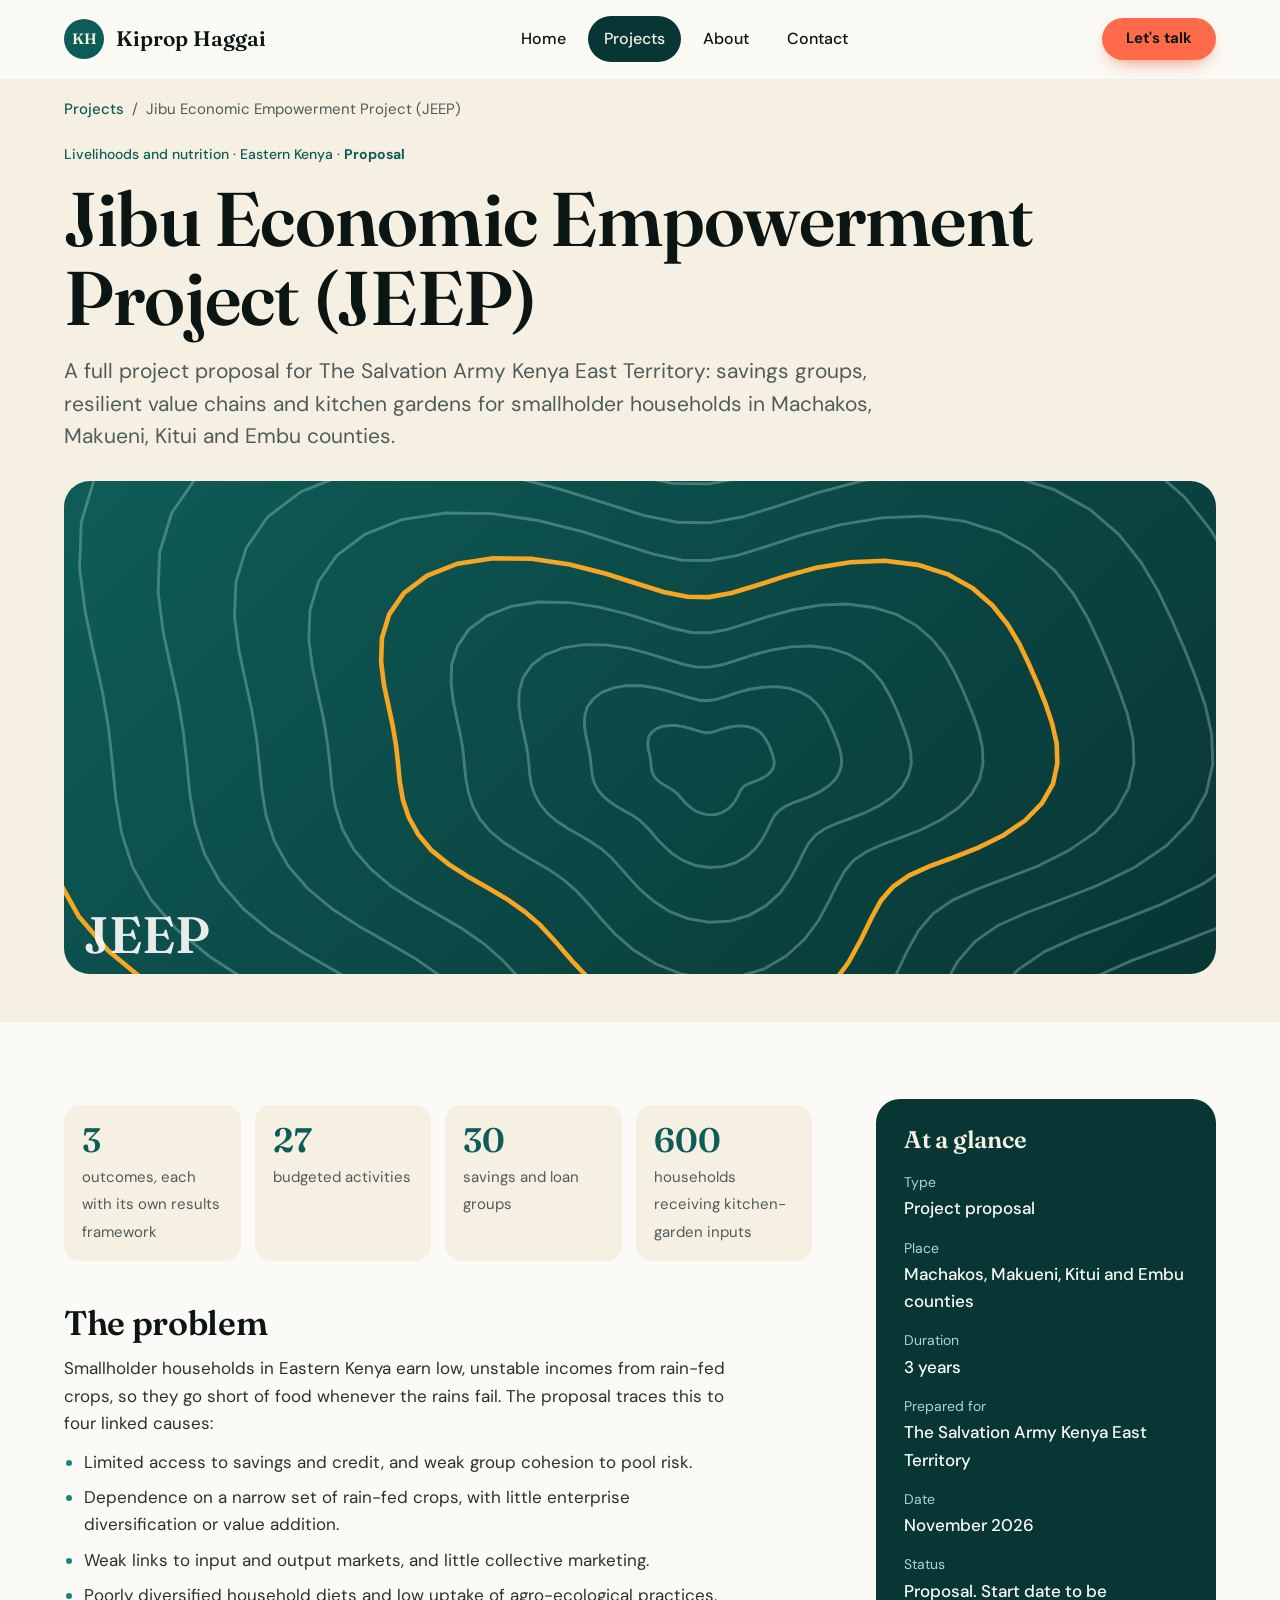
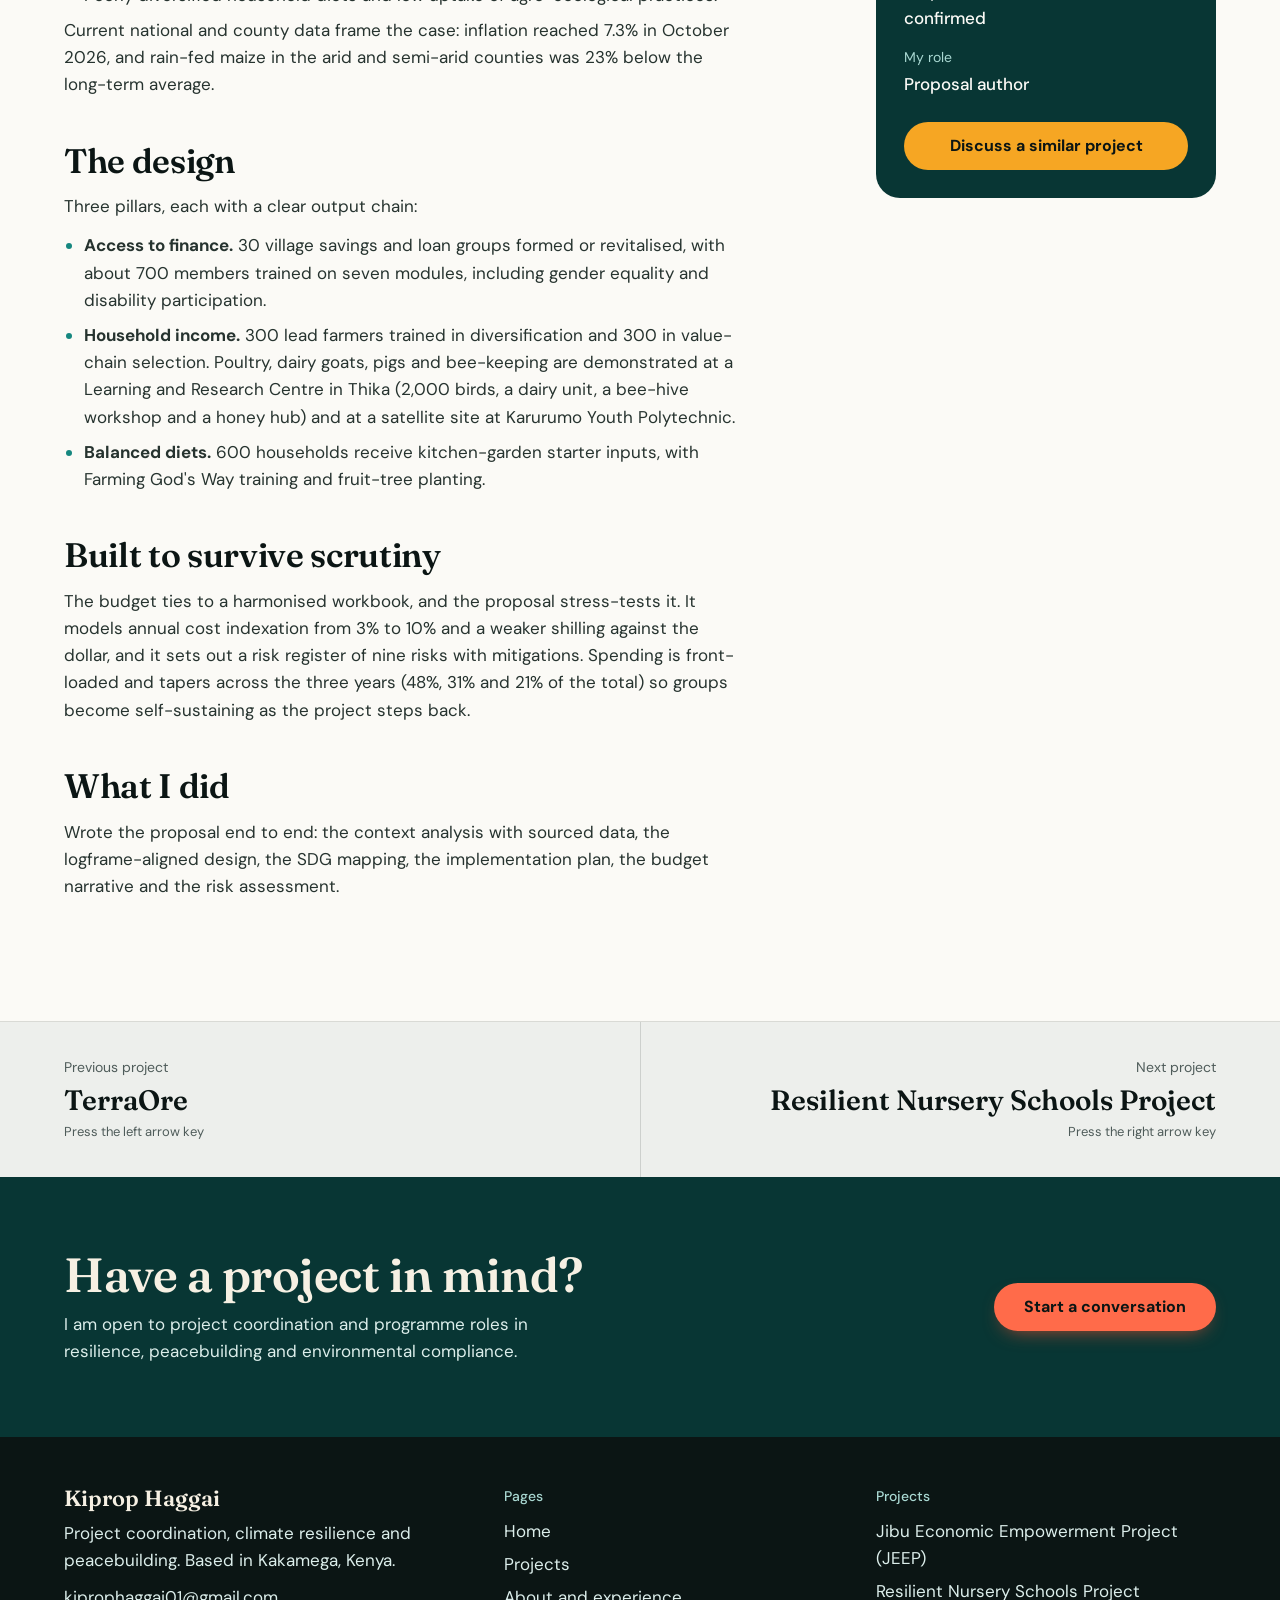
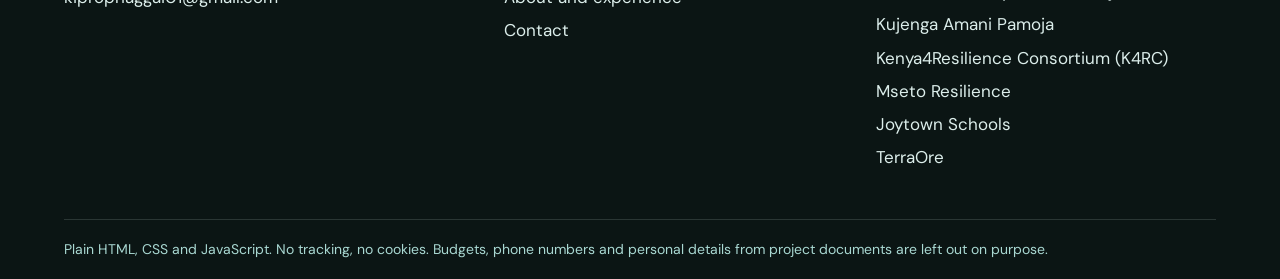
<file: projects/jeep.html>
<!doctype html>
<html lang="en" class="no-js">
<head>
<meta charset="utf-8">
<meta name="viewport" content="width=device-width,initial-scale=1">
<title>Jibu Economic Empowerment Project (JEEP) · Kiprop Haggai</title>
<meta name="description" content="A full project proposal for The Salvation Army Kenya East Territory: savings groups, resilient value chains and kitchen gardens for smallholder households in Machakos, Makueni, Kitui and Embu counties.">
<meta name="theme-color" content="#083634">
<meta property="og:title" content="Jibu Economic Empowerment Project (JEEP) · Kiprop Haggai">
<meta property="og:description" content="A full project proposal for The Salvation Army Kenya East Territory: savings groups, resilient value chains and kitchen gardens for smallholder households in Machakos, Makueni, Kitui and Embu counties.">
<meta property="og:type" content="website">
<link rel="icon" href="data:image/svg+xml,%3Csvg xmlns='http://www.w3.org/2000/svg' viewBox='0 0 32 32'%3E%3Ccircle cx='16' cy='16' r='16' fill='%230e5c58'/%3E%3Ctext x='16' y='21' font-size='14' font-family='Georgia' font-weight='700' text-anchor='middle' fill='%23f6f0e3'%3EKH%3C/text%3E%3C/svg%3E">
<link rel="preconnect" href="https://fonts.googleapis.com">
<link rel="preconnect" href="https://fonts.gstatic.com" crossorigin>
<link rel="stylesheet" href="https://fonts.googleapis.com/css2?family=DM+Sans:wght@400;500;700&family=Fraunces:opsz,wght@9..144,500;9..144,600&display=swap">
<link rel="stylesheet" href="../assets/css/site.css">
<script>document.documentElement.classList.remove('no-js')</script>
<script type="speculationrules">{"prerender":[{"where":{"href_matches":"/*"},"eagerness":"moderate"}]}</script>

</head>
<body>
<a class="skip" href="#main">Skip to content</a>
<header class="nav" id="nav"><div class="wrap nav-in">
<a class="brand" href="../index.html"><span class="mark" aria-hidden="true">KH</span>Kiprop Haggai</a>
<ul class="links"><li><a href="../index.html">Home</a></li><li><a href="../projects.html" aria-current="page">Projects</a></li><li><a href="../about.html">About</a></li><li><a href="../contact.html">Contact</a></li></ul>
<a class="btn coral sm" href="../contact.html">Let's talk</a>
<button class="menu-btn" id="menuBtn" type="button" aria-expanded="false" aria-controls="nav">Menu</button>
</div></header>
<div class="progress" id="progress" aria-hidden="true"></div>
<main id="main">
<section class="proj-hero"><div class="wrap">
<nav class="crumbs" aria-label="Breadcrumb"><a href="../projects.html">Projects</a><span aria-hidden="true">/</span><span>Jibu Economic Empowerment Project (JEEP)</span></nav>
<p class="tag" style="margin-top:22px">Livelihoods and nutrition · Eastern Kenya · <b>Proposal</b></p>
<h1 style="view-transition-name:pt-jeep">Jibu Economic Empowerment Project (JEEP)</h1>
<p class="lede">A full project proposal for The Salvation Army Kenya East Territory: savings groups, resilient value chains and kitchen gardens for smallholder households in Machakos, Makueni, Kitui and Embu counties.</p>
<div class="hero-media" style="view-transition-name:pj-jeep"><div class="cover cv-a"><svg viewBox="0 0 400 250" preserveAspectRatio="xMidYMid slice" aria-hidden="true" focusable="false"><path d="M246.6 137.5 L246.3 138.8 L245.6 140.0 L244.5 141.2 L243.1 142.1 L241.5 142.9 L239.8 143.6 L238.3 144.2 L237.0 144.7 L235.9 145.5 L235.1 146.4 L234.5 147.5 L233.9 148.9 L233.0 150.4 L231.9 151.9 L230.4 153.3 L228.5 154.4 L226.3 155.1 L224.0 155.2 L221.7 154.8 L219.6 154.0 L217.8 152.9 L216.3 151.6 L215.1 150.3 L214.0 149.0 L213.0 147.9 L212.0 147.0 L210.9 146.3 L209.6 145.5 L208.3 144.8 L207.1 144.0 L206.0 143.1 L205.1 142.1 L204.5 141.0 L204.1 139.8 L203.9 138.7 L203.8 137.5 L203.7 136.3 L203.5 135.1 L203.2 133.8 L202.9 132.4 L202.7 130.9 L202.8 129.3 L203.2 127.8 L204.2 126.4 L205.7 125.3 L207.7 124.5 L210.0 124.2 L212.5 124.2 L215.0 124.6 L217.3 125.2 L219.3 125.8 L221.1 126.3 L222.6 126.7 L224.0 126.7 L225.5 126.4 L227.1 125.9 L228.9 125.3 L230.9 124.8 L233.2 124.4 L235.4 124.3 L237.6 124.6 L239.5 125.2 L241.1 126.1 L242.4 127.2 L243.4 128.5 L244.1 129.8 L244.8 131.0 L245.3 132.3 L245.8 133.6 L246.2 134.9 L246.5 136.2 L246.6 137.5Z" fill="none" stroke="#a9d8d2" stroke-width="1" opacity="0.35"/><path d="M270.0 137.5 L269.4 140.1 L268.0 142.7 L265.7 145.0 L262.9 146.9 L259.6 148.6 L256.2 149.9 L253.0 151.1 L250.4 152.3 L248.3 153.7 L246.7 155.5 L245.4 157.9 L244.1 160.7 L242.4 163.8 L240.1 166.9 L237.0 169.7 L233.1 171.9 L228.7 173.2 L224.0 173.5 L219.4 172.8 L215.1 171.1 L211.4 168.8 L208.4 166.1 L205.8 163.5 L203.7 160.9 L201.7 158.8 L199.6 156.9 L197.3 155.3 L194.7 153.9 L192.1 152.4 L189.6 150.7 L187.4 148.9 L185.6 146.8 L184.3 144.6 L183.6 142.3 L183.2 139.9 L183.0 137.5 L182.7 135.1 L182.3 132.6 L181.7 129.9 L181.1 127.1 L180.7 124.0 L180.8 120.9 L181.7 117.8 L183.7 115.0 L186.7 112.7 L190.8 111.1 L195.5 110.3 L200.6 110.4 L205.6 111.2 L210.3 112.4 L214.4 113.7 L218.0 114.8 L221.1 115.5 L224.0 115.5 L227.0 115.0 L230.2 114.0 L233.9 112.7 L238.1 111.6 L242.6 110.9 L247.2 110.7 L251.6 111.2 L255.5 112.5 L258.8 114.3 L261.4 116.6 L263.4 119.1 L265.0 121.7 L266.2 124.4 L267.4 127.0 L268.4 129.6 L269.3 132.2 L269.9 134.8 L270.0 137.5Z" fill="none" stroke="#a9d8d2" stroke-width="1" opacity="0.35"/><path d="M294.2 137.5 L293.2 141.5 L291.1 145.4 L287.7 148.9 L283.3 151.9 L278.3 154.4 L273.1 156.4 L268.3 158.2 L264.2 160.0 L261.0 162.2 L258.6 165.0 L256.6 168.6 L254.6 172.9 L252.0 177.6 L248.5 182.4 L243.8 186.7 L237.9 190.1 L231.2 192.1 L224.0 192.5 L216.9 191.3 L210.4 188.8 L204.8 185.2 L200.1 181.2 L196.3 177.1 L193.0 173.3 L189.9 169.9 L186.7 167.1 L183.2 164.7 L179.4 162.5 L175.4 160.2 L171.5 157.7 L168.1 154.9 L165.4 151.7 L163.5 148.3 L162.3 144.8 L161.7 141.1 L161.4 137.5 L161.0 133.8 L160.3 130.0 L159.4 126.0 L158.5 121.6 L157.9 117.0 L158.1 112.1 L159.5 107.4 L162.5 103.1 L167.1 99.6 L173.3 97.2 L180.5 96.1 L188.2 96.2 L195.9 97.3 L203.1 99.2 L209.4 101.2 L214.8 102.9 L219.6 103.9 L224.0 103.9 L228.5 103.1 L233.5 101.6 L239.2 99.7 L245.6 98.0 L252.4 96.9 L259.4 96.6 L266.1 97.4 L272.1 99.3 L277.1 102.1 L281.1 105.6 L284.2 109.4 L286.5 113.4 L288.5 117.5 L290.2 121.4 L291.7 125.4 L293.1 129.4 L294.0 133.4 L294.2 137.5Z" fill="none" stroke="#a9d8d2" stroke-width="1" opacity="0.35"/><path d="M319.1 137.5 L317.9 143.0 L315.0 148.2 L310.4 152.9 L304.4 157.0 L297.6 160.4 L290.6 163.1 L284.1 165.5 L278.6 168.0 L274.2 171.0 L271.0 174.8 L268.3 179.7 L265.5 185.4 L262.0 191.9 L257.2 198.3 L250.8 204.2 L242.9 208.8 L233.7 211.5 L224.0 212.0 L214.4 210.5 L205.6 207.0 L198.0 202.3 L191.6 196.8 L186.4 191.2 L182.0 186.0 L177.8 181.5 L173.4 177.7 L168.7 174.4 L163.5 171.4 L158.1 168.3 L152.8 164.9 L148.2 161.1 L144.5 156.8 L141.9 152.2 L140.4 147.3 L139.5 142.4 L139.0 137.5 L138.5 132.5 L137.6 127.3 L136.4 121.9 L135.2 115.9 L134.4 109.6 L134.6 103.1 L136.6 96.7 L140.6 90.8 L146.9 86.1 L155.2 82.8 L165.0 81.3 L175.5 81.5 L185.9 83.1 L195.6 85.5 L204.2 88.2 L211.6 90.5 L218.0 91.9 L224.0 92.0 L230.1 90.9 L236.9 88.8 L244.6 86.3 L253.2 84.0 L262.5 82.4 L272.0 82.0 L281.1 83.2 L289.2 85.7 L296.0 89.5 L301.4 94.2 L305.6 99.4 L308.8 104.9 L311.4 110.3 L313.7 115.7 L315.9 121.1 L317.7 126.5 L318.9 132.0 L319.1 137.5Z" fill="none" stroke="#a9d8d2" stroke-width="1" opacity="0.35"/><path d="M344.9 137.5 L343.4 144.5 L339.6 151.1 L333.8 157.1 L326.2 162.3 L317.5 166.6 L308.6 170.1 L300.4 173.1 L293.4 176.3 L287.9 180.1 L283.7 184.9 L280.3 191.1 L276.8 198.4 L272.3 206.6 L266.2 214.8 L258.1 222.3 L248.0 228.1 L236.3 231.5 L224.0 232.2 L211.8 230.2 L200.6 225.9 L190.9 219.8 L182.9 212.8 L176.3 205.8 L170.6 199.2 L165.3 193.4 L159.7 188.6 L153.7 184.4 L147.1 180.5 L140.2 176.6 L133.5 172.3 L127.6 167.5 L123.0 162.0 L119.7 156.1 L117.7 150.0 L116.6 143.8 L116.0 137.5 L115.3 131.2 L114.2 124.6 L112.7 117.6 L111.1 110.1 L110.1 102.1 L110.4 93.8 L112.9 85.6 L118.0 78.2 L126.0 72.2 L136.6 68.0 L149.0 66.1 L162.3 66.3 L175.6 68.3 L187.9 71.4 L198.8 74.9 L208.2 77.8 L216.4 79.5 L224.0 79.6 L231.8 78.2 L240.4 75.6 L250.2 72.4 L261.2 69.4 L273.0 67.5 L285.0 67.0 L296.5 68.4 L306.9 71.7 L315.5 76.5 L322.4 82.5 L327.7 89.1 L331.8 96.0 L335.1 103.0 L338.1 109.8 L340.8 116.6 L343.1 123.5 L344.7 130.5 L344.9 137.5Z" fill="none" stroke="#f6a623" stroke-width="1.6" opacity="1"/><path d="M371.5 137.5 L369.6 146.0 L365.1 154.1 L357.9 161.4 L348.7 167.7 L338.1 173.0 L327.2 177.2 L317.1 181.0 L308.6 184.8 L301.9 189.4 L296.8 195.3 L292.6 202.8 L288.4 211.8 L283.0 221.8 L275.5 231.8 L265.6 240.9 L253.2 248.0 L239.1 252.2 L224.0 253.1 L209.2 250.6 L195.5 245.3 L183.7 237.9 L173.8 229.4 L165.8 220.8 L158.8 212.7 L152.3 205.7 L145.6 199.8 L138.2 194.7 L130.1 190.0 L121.8 185.2 L113.6 180.0 L106.5 174.0 L100.7 167.4 L96.7 160.2 L94.3 152.7 L93.0 145.1 L92.3 137.5 L91.4 129.8 L90.1 121.8 L88.2 113.2 L86.3 104.1 L85.0 94.3 L85.4 84.2 L88.4 74.2 L94.7 65.2 L104.5 57.8 L117.3 52.7 L132.5 50.4 L148.8 50.6 L165.0 53.1 L180.0 56.9 L193.3 61.1 L204.7 64.7 L214.7 66.8 L224.0 66.9 L233.5 65.2 L244.0 62.0 L255.9 58.1 L269.3 54.5 L283.8 52.1 L298.5 51.5 L312.5 53.2 L325.1 57.2 L335.6 63.1 L344.0 70.4 L350.5 78.5 L355.5 86.9 L359.5 95.4 L363.1 103.7 L366.4 112.1 L369.3 120.4 L371.2 128.9 L371.5 137.5Z" fill="none" stroke="#a9d8d2" stroke-width="1" opacity="0.35"/><path d="M398.9 137.5 L396.6 147.6 L391.3 157.2 L382.8 165.9 L371.8 173.4 L359.3 179.5 L346.4 184.6 L334.4 189.1 L324.3 193.6 L316.4 199.1 L310.3 206.1 L305.4 215.0 L300.3 225.6 L293.9 237.4 L285.1 249.4 L273.3 260.1 L258.6 268.5 L241.8 273.5 L224.0 274.5 L206.4 271.6 L190.2 265.3 L176.2 256.5 L164.5 246.5 L154.9 236.2 L146.8 226.7 L139.0 218.4 L131.0 211.4 L122.3 205.3 L112.7 199.7 L102.8 194.1 L93.2 187.9 L84.6 180.8 L77.9 173.0 L73.1 164.5 L70.2 155.6 L68.7 146.6 L67.8 137.5 L66.8 128.3 L65.2 118.8 L63.0 108.7 L60.7 97.9 L59.2 86.3 L59.7 74.3 L63.3 62.5 L70.7 51.8 L82.3 43.0 L97.5 37.0 L115.5 34.2 L134.8 34.5 L154.0 37.4 L171.8 42.0 L187.6 46.9 L201.2 51.2 L213.0 53.6 L224.0 53.8 L235.3 51.8 L247.7 48.0 L261.8 43.3 L277.7 39.1 L294.9 36.2 L312.3 35.6 L328.9 37.6 L343.8 42.3 L356.4 49.3 L366.3 57.9 L374.0 67.5 L379.9 77.5 L384.7 87.6 L389.0 97.5 L392.9 107.3 L396.3 117.3 L398.5 127.3 L398.9 137.5Z" fill="none" stroke="#a9d8d2" stroke-width="1" opacity="0.35"/><path d="M427.1 137.5 L424.4 149.2 L418.2 160.3 L408.4 170.4 L395.6 179.1 L381.0 186.3 L366.1 192.2 L352.2 197.4 L340.5 202.7 L331.2 209.0 L324.2 217.1 L318.5 227.5 L312.6 239.8 L305.2 253.5 L294.9 267.4 L281.2 279.9 L264.2 289.6 L244.7 295.4 L224.0 296.6 L203.6 293.2 L184.8 285.9 L168.5 275.7 L154.9 264.0 L143.8 252.1 L134.3 241.1 L125.4 231.4 L116.1 223.3 L105.9 216.2 L94.8 209.8 L83.3 203.2 L72.1 196.0 L62.2 187.8 L54.3 178.7 L48.8 168.8 L45.5 158.5 L43.7 148.0 L42.7 137.5 L41.5 126.9 L39.7 115.8 L37.1 104.1 L34.4 91.5 L32.7 78.0 L33.2 64.1 L37.4 50.4 L46.0 37.9 L59.4 27.8 L77.2 20.8 L98.0 17.6 L120.4 17.9 L142.7 21.3 L163.4 26.6 L181.7 32.4 L197.5 37.2 L211.2 40.1 L224.0 40.3 L237.1 37.9 L251.5 33.5 L267.9 28.2 L286.4 23.2 L306.3 19.9 L326.5 19.1 L345.8 21.5 L363.1 27.0 L377.7 35.0 L389.3 45.1 L398.1 56.2 L405.0 67.8 L410.6 79.5 L415.5 91.0 L420.1 102.5 L424.0 114.0 L426.6 125.7 L427.1 137.5Z" fill="none" stroke="#a9d8d2" stroke-width="1" opacity="0.35"/><path d="M456.0 137.5 L453.0 150.9 L445.9 163.6 L434.7 175.1 L420.1 185.1 L403.5 193.3 L386.4 200.0 L370.5 205.9 L357.1 211.9 L346.5 219.2 L338.5 228.5 L332.0 240.3 L325.3 254.4 L316.7 270.1 L305.0 285.9 L289.4 300.2 L270.0 311.3 L247.7 317.9 L224.0 319.3 L200.6 315.4 L179.2 307.1 L160.5 295.4 L145.1 282.1 L132.4 268.5 L121.5 255.9 L111.3 244.8 L100.7 235.5 L89.0 227.5 L76.4 220.1 L63.2 212.6 L50.4 204.3 L39.1 195.0 L30.1 184.5 L23.8 173.3 L20.0 161.5 L18.0 149.5 L16.8 137.5 L15.5 125.3 L13.4 112.7 L10.4 99.3 L7.4 84.9 L5.4 69.5 L6.0 53.6 L10.7 37.9 L20.6 23.7 L35.9 12.1 L56.2 4.2 L80.0 0.4 L105.7 0.8 L131.1 4.7 L154.8 10.7 L175.7 17.4 L193.7 22.9 L209.4 26.2 L224.0 26.5 L238.9 23.7 L255.4 18.7 L274.2 12.6 L295.3 6.9 L318.0 3.1 L341.1 2.3 L363.2 5.0 L383.0 11.2 L399.6 20.4 L412.8 31.9 L423.0 44.6 L430.8 57.9 L437.2 71.2 L442.9 84.4 L448.1 97.5 L452.6 110.6 L455.6 124.0 L456.0 137.5Z" fill="none" stroke="#a9d8d2" stroke-width="1" opacity="0.35"/><path d="M485.8 137.5 L482.4 152.6 L474.4 166.9 L461.7 180.0 L445.3 191.2 L426.5 200.4 L407.2 208.0 L389.3 214.7 L374.2 221.5 L362.3 229.7 L353.2 240.2 L345.8 253.5 L338.3 269.4 L328.6 287.1 L315.4 305.0 L297.8 321.1 L275.9 333.6 L250.7 341.1 L224.0 342.6 L197.7 338.3 L173.4 328.8 L152.4 315.7 L134.9 300.6 L120.6 285.3 L108.4 271.0 L96.8 258.6 L84.8 248.1 L71.7 239.0 L57.4 230.7 L42.5 222.2 L28.1 212.9 L15.4 202.4 L5.2 190.6 L-1.9 177.9 L-6.2 164.6 L-8.4 151.1 L-9.8 137.5 L-11.3 123.8 L-13.7 109.6 L-17.0 94.5 L-20.4 78.2 L-22.7 60.8 L-22.0 42.8 L-16.6 25.2 L-5.5 9.1 L11.8 -4.0 L34.7 -12.9 L61.6 -17.2 L90.5 -16.7 L119.2 -12.3 L145.9 -5.5 L169.5 1.9 L189.8 8.2 L207.5 11.9 L224.0 12.2 L240.8 9.1 L259.5 3.4 L280.7 -3.5 L304.4 -9.9 L330.1 -14.1 L356.2 -15.1 L381.1 -12.1 L403.4 -5.0 L422.2 5.4 L437.1 18.3 L448.5 32.7 L457.3 47.7 L464.5 62.7 L470.9 77.6 L476.8 92.3 L481.9 107.2 L485.3 122.3 L485.8 137.5Z" fill="none" stroke="#f6a623" stroke-width="1.6" opacity="1"/></svg><span class="glyph">JEEP</span></div></div>
</div></section>
<div class="wrap pbody">
<div class="story">
<div class="metrics reveal" style="margin-bottom:44px"><div class="metric"><b>3</b><span>outcomes, each with its own results framework</span></div><div class="metric"><b>27</b><span>budgeted activities</span></div><div class="metric"><b>30</b><span>savings and loan groups</span></div><div class="metric"><b>600</b><span>households receiving kitchen-garden inputs</span></div></div>
<section class="reveal"><h2>The problem</h2><p>Smallholder households in Eastern Kenya earn low, unstable incomes from rain-fed crops, so they go short of food whenever the rains fail. The proposal traces this to four linked causes:</p><ul><li>Limited access to savings and credit, and weak group cohesion to pool risk.</li><li>Dependence on a narrow set of rain-fed crops, with little enterprise diversification or value addition.</li><li>Weak links to input and output markets, and little collective marketing.</li><li>Poorly diversified household diets and low uptake of agro-ecological practices.</li></ul><p>Current national and county data frame the case: inflation reached 7.3% in October 2026, and rain-fed maize in the arid and semi-arid counties was 23% below the long-term average.</p></section><section class="reveal"><h2>The design</h2><p>Three pillars, each with a clear output chain:</p><ul><li><b>Access to finance.</b> 30 village savings and loan groups formed or revitalised, with about 700 members trained on seven modules, including gender equality and disability participation.</li><li><b>Household income.</b> 300 lead farmers trained in diversification and 300 in value-chain selection. Poultry, dairy goats, pigs and bee-keeping are demonstrated at a Learning and Research Centre in Thika (2,000 birds, a dairy unit, a bee-hive workshop and a honey hub) and at a satellite site at Karurumo Youth Polytechnic.</li><li><b>Balanced diets.</b> 600 households receive kitchen-garden starter inputs, with Farming God's Way training and fruit-tree planting.</li></ul></section><section class="reveal"><h2>Built to survive scrutiny</h2><p>The budget ties to a harmonised workbook, and the proposal stress-tests it. It models annual cost indexation from 3% to 10% and a weaker shilling against the dollar, and it sets out a risk register of nine risks with mitigations. Spending is front-loaded and tapers across the three years (48%, 31% and 21% of the total) so groups become self-sustaining as the project steps back.</p></section><section class="reveal"><h2>What I did</h2><p>Wrote the proposal end to end: the context analysis with sourced data, the logframe-aligned design, the SDG mapping, the implementation plan, the budget narrative and the risk assessment.</p></section>
</div>
<aside class="facts" aria-label="At a glance"><h2>At a glance</h2><dl style="display:grid;gap:14px;margin:0"><div><dt>Type</dt><dd>Project proposal</dd></div><div><dt>Place</dt><dd>Machakos, Makueni, Kitui and Embu counties</dd></div><div><dt>Duration</dt><dd>3 years</dd></div><div><dt>Prepared for</dt><dd>The Salvation Army Kenya East Territory</dd></div><div><dt>Date</dt><dd>November 2026</dd></div><div><dt>Status</dt><dd>Proposal. Start date to be confirmed</dd></div><div><dt>My role</dt><dd>Proposal author</dd></div></dl><a class="btn amber" href="../contact.html">Discuss a similar project</a></aside>
</div>
<nav class="pn" aria-label="More projects">
<a class="prev" href="terraore.html" rel="prev"><small>Previous project</small><b>TerraOre</b><span class="hint">Press the left arrow key</span></a>
<a class="next" href="nursery-schools.html" rel="next"><small>Next project</small><b>Resilient Nursery Schools Project</b><span class="hint">Press the right arrow key</span></a>
</nav>
<section class="band"><div class="wrap band-in"><div><h2>Have a project in mind?</h2><p>I am open to project coordination and programme roles in resilience, peacebuilding and environmental compliance.</p></div><a class="btn coral" href="../contact.html">Start a conversation</a></div></section>
</main>
<dialog class="lb" id="lb" aria-label="Photo viewer"><img alt=""><button class="btn amber sm x" type="button" onclick="this.closest('dialog').close()">Close</button></dialog>
<footer class="site"><div class="wrap">
<div class="foot">
<div><b>Kiprop Haggai</b><p>Project coordination, climate resilience and peacebuilding. Based in Kakamega, Kenya.</p><p style="margin-top:10px"><a href="mailto:kiprophaggai01@gmail.com">kiprophaggai01@gmail.com</a></p></div>
<div><h4>Pages</h4><ul><li><a href="../index.html">Home</a></li><li><a href="../projects.html">Projects</a></li><li><a href="../about.html">About and experience</a></li><li><a href="../contact.html">Contact</a></li></ul></div>
<div><h4>Projects</h4><ul><li><a href="../projects/jeep.html">Jibu Economic Empowerment Project (JEEP)</a></li><li><a href="../projects/nursery-schools.html">Resilient Nursery Schools Project</a></li><li><a href="../projects/kujenga-amani.html">Kujenga Amani Pamoja</a></li><li><a href="../projects/k4rc.html">Kenya4Resilience Consortium (K4RC)</a></li><li><a href="../projects/mseto.html">Mseto Resilience</a></li><li><a href="../projects/joytown.html">Joytown Schools</a></li><li><a href="../projects/terraore.html">TerraOre</a></li></ul></div>
</div>
<div class="legal">Plain HTML, CSS and JavaScript. No tracking, no cookies. Budgets, phone numbers and personal details from project documents are left out on purpose.</div>
</div></footer>
<script src="../assets/js/site.js" defer></script>
</body>
</html>
</file>
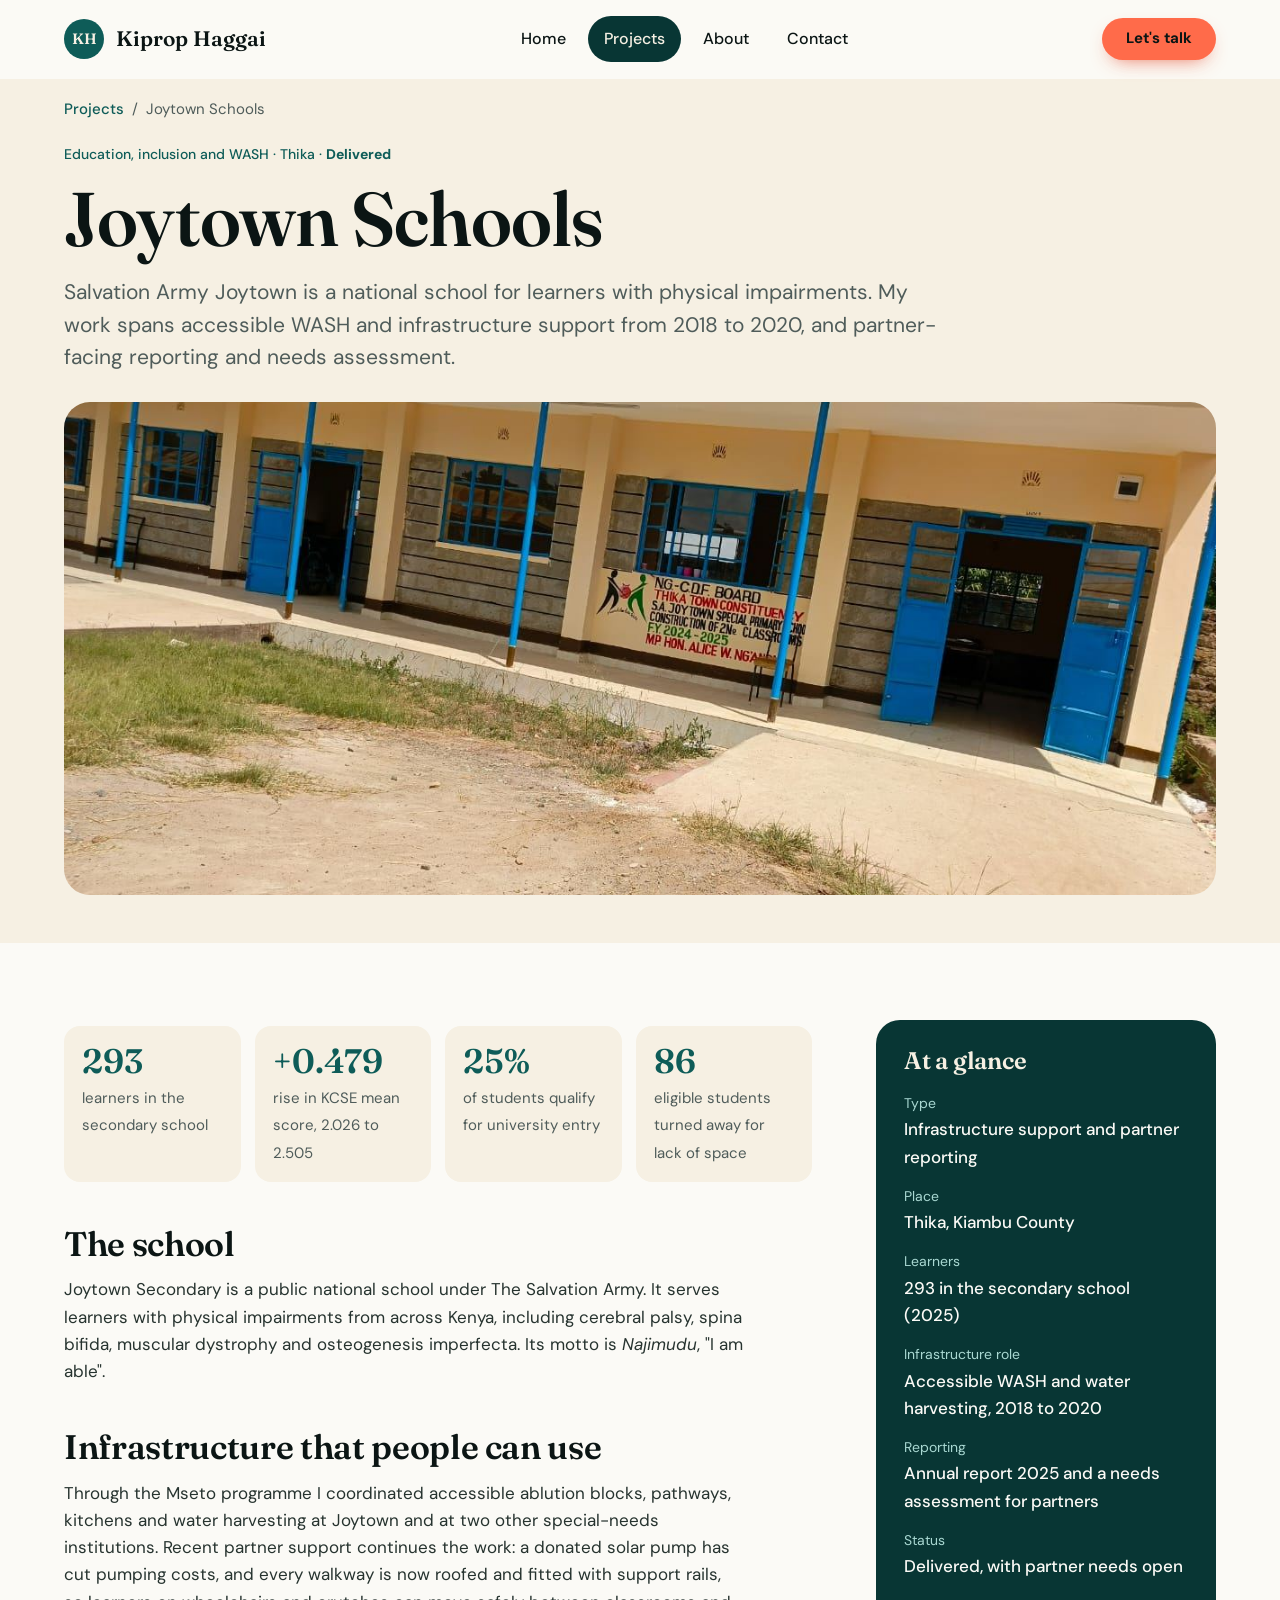
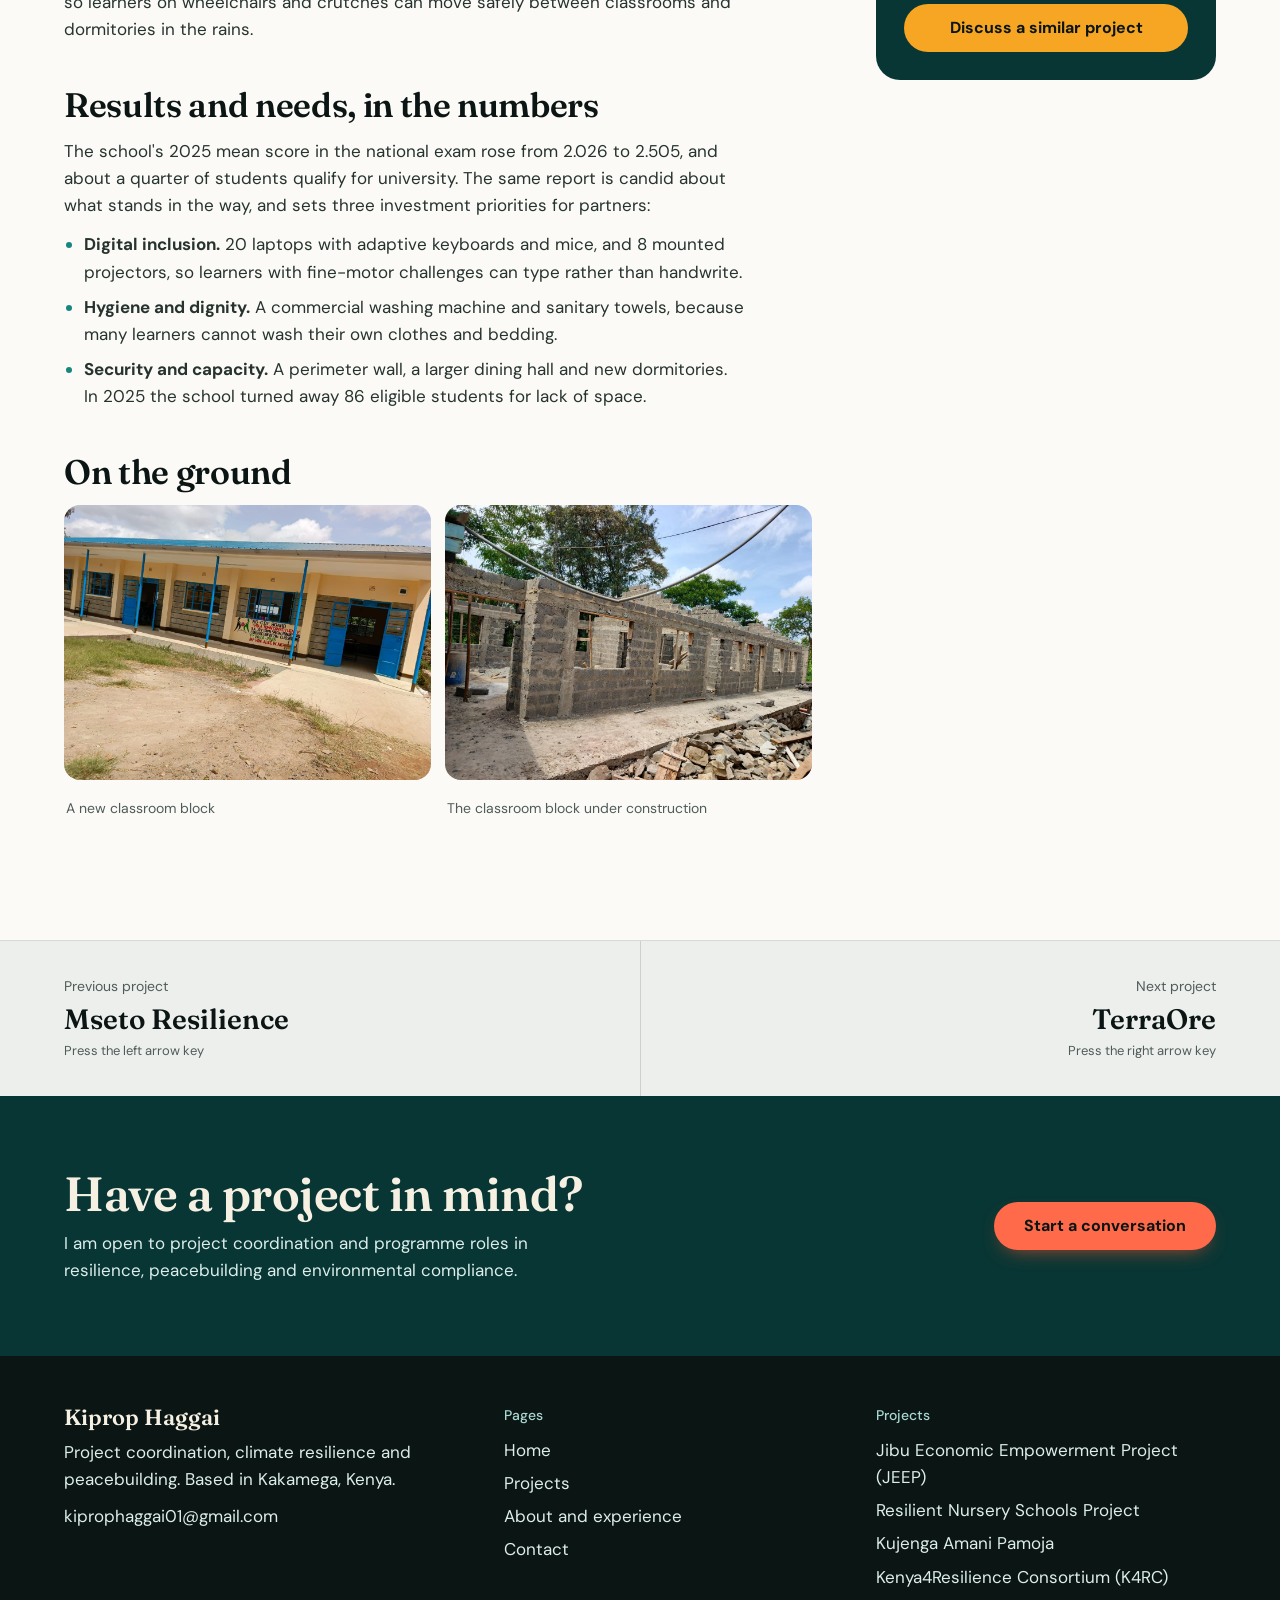
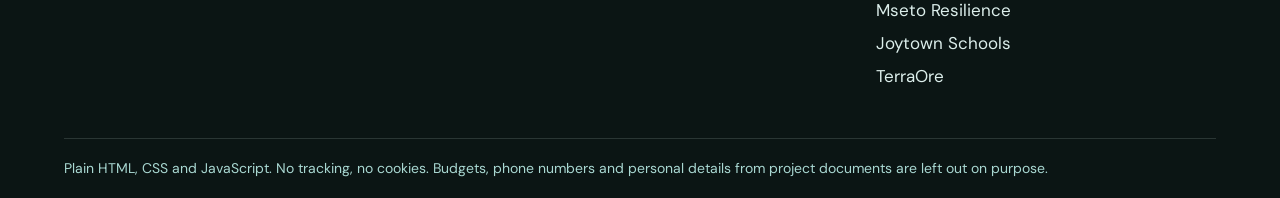
<file: projects/joytown.html>
<!doctype html>
<html lang="en" class="no-js">
<head>
<meta charset="utf-8">
<meta name="viewport" content="width=device-width,initial-scale=1">
<title>Joytown Schools · Kiprop Haggai</title>
<meta name="description" content="Salvation Army Joytown is a national school for learners with physical impairments. My work spans accessible WASH and infrastructure support from 2018 to 2020, and partner-facing reporting and needs assessment.">
<meta name="theme-color" content="#083634">
<meta property="og:title" content="Joytown Schools · Kiprop Haggai">
<meta property="og:description" content="Salvation Army Joytown is a national school for learners with physical impairments. My work spans accessible WASH and infrastructure support from 2018 to 2020, and partner-facing reporting and needs assessment.">
<meta property="og:type" content="website">
<link rel="icon" href="data:image/svg+xml,%3Csvg xmlns='http://www.w3.org/2000/svg' viewBox='0 0 32 32'%3E%3Ccircle cx='16' cy='16' r='16' fill='%230e5c58'/%3E%3Ctext x='16' y='21' font-size='14' font-family='Georgia' font-weight='700' text-anchor='middle' fill='%23f6f0e3'%3EKH%3C/text%3E%3C/svg%3E">
<link rel="preconnect" href="https://fonts.googleapis.com">
<link rel="preconnect" href="https://fonts.gstatic.com" crossorigin>
<link rel="stylesheet" href="https://fonts.googleapis.com/css2?family=DM+Sans:wght@400;500;700&family=Fraunces:opsz,wght@9..144,500;9..144,600&display=swap">
<link rel="stylesheet" href="../assets/css/site.css">
<script>document.documentElement.classList.remove('no-js')</script>
<script type="speculationrules">{"prerender":[{"where":{"href_matches":"/*"},"eagerness":"moderate"}]}</script>

</head>
<body>
<a class="skip" href="#main">Skip to content</a>
<header class="nav" id="nav"><div class="wrap nav-in">
<a class="brand" href="../index.html"><span class="mark" aria-hidden="true">KH</span>Kiprop Haggai</a>
<ul class="links"><li><a href="../index.html">Home</a></li><li><a href="../projects.html" aria-current="page">Projects</a></li><li><a href="../about.html">About</a></li><li><a href="../contact.html">Contact</a></li></ul>
<a class="btn coral sm" href="../contact.html">Let's talk</a>
<button class="menu-btn" id="menuBtn" type="button" aria-expanded="false" aria-controls="nav">Menu</button>
</div></header>
<div class="progress" id="progress" aria-hidden="true"></div>
<main id="main">
<section class="proj-hero"><div class="wrap">
<nav class="crumbs" aria-label="Breadcrumb"><a href="../projects.html">Projects</a><span aria-hidden="true">/</span><span>Joytown Schools</span></nav>
<p class="tag" style="margin-top:22px">Education, inclusion and WASH · Thika · <b>Delivered</b></p>
<h1 style="view-transition-name:pt-joytown">Joytown Schools</h1>
<p class="lede">Salvation Army Joytown is a national school for learners with physical impairments. My work spans accessible WASH and infrastructure support from 2018 to 2020, and partner-facing reporting and needs assessment.</p>
<div class="hero-media" style="view-transition-name:pj-joytown"><img src="../assets/img/classroom.jpg" alt="" loading="eager" decoding="async"></div>
</div></section>
<div class="wrap pbody">
<div class="story">
<div class="metrics reveal" style="margin-bottom:44px"><div class="metric"><b>293</b><span>learners in the secondary school</span></div><div class="metric"><b>+0.479</b><span>rise in KCSE mean score, 2.026 to 2.505</span></div><div class="metric"><b>25%</b><span>of students qualify for university entry</span></div><div class="metric"><b>86</b><span>eligible students turned away for lack of space</span></div></div>
<section class="reveal"><h2>The school</h2><p>Joytown Secondary is a public national school under The Salvation Army. It serves learners with physical impairments from across Kenya, including cerebral palsy, spina bifida, muscular dystrophy and osteogenesis imperfecta. Its motto is <i>Najimudu</i>, "I am able".</p></section><section class="reveal"><h2>Infrastructure that people can use</h2><p>Through the Mseto programme I coordinated accessible ablution blocks, pathways, kitchens and water harvesting at Joytown and at two other special-needs institutions. Recent partner support continues the work: a donated solar pump has cut pumping costs, and every walkway is now roofed and fitted with support rails, so learners on wheelchairs and crutches can move safely between classrooms and dormitories in the rains.</p></section><section class="reveal"><h2>Results and needs, in the numbers</h2><p>The school's 2025 mean score in the national exam rose from 2.026 to 2.505, and about a quarter of students qualify for university. The same report is candid about what stands in the way, and sets three investment priorities for partners:</p><ul><li><b>Digital inclusion.</b> 20 laptops with adaptive keyboards and mice, and 8 mounted projectors, so learners with fine-motor challenges can type rather than handwrite.</li><li><b>Hygiene and dignity.</b> A commercial washing machine and sanitary towels, because many learners cannot wash their own clothes and bedding.</li><li><b>Security and capacity.</b> A perimeter wall, a larger dining hall and new dormitories. In 2025 the school turned away 86 eligible students for lack of space.</li></ul></section><section class="reveal"><h2>On the ground</h2><div class="gallery"><figure><button type="button" aria-label="Enlarge photo: A new classroom block"><img src="../assets/img/classroom.jpg" alt="A new classroom block" loading="lazy" decoding="async"></button><figcaption>A new classroom block</figcaption></figure><figure><button type="button" aria-label="Enlarge photo: The classroom block under construction"><img src="../assets/img/construction.jpg" alt="The classroom block under construction" loading="lazy" decoding="async"></button><figcaption>The classroom block under construction</figcaption></figure></div></section>
</div>
<aside class="facts" aria-label="At a glance"><h2>At a glance</h2><dl style="display:grid;gap:14px;margin:0"><div><dt>Type</dt><dd>Infrastructure support and partner reporting</dd></div><div><dt>Place</dt><dd>Thika, Kiambu County</dd></div><div><dt>Learners</dt><dd>293 in the secondary school (2025)</dd></div><div><dt>Infrastructure role</dt><dd>Accessible WASH and water harvesting, 2018 to 2020</dd></div><div><dt>Reporting</dt><dd>Annual report 2025 and a needs assessment for partners</dd></div><div><dt>Status</dt><dd>Delivered, with partner needs open</dd></div></dl><a class="btn amber" href="../contact.html">Discuss a similar project</a></aside>
</div>
<nav class="pn" aria-label="More projects">
<a class="prev" href="mseto.html" rel="prev"><small>Previous project</small><b>Mseto Resilience</b><span class="hint">Press the left arrow key</span></a>
<a class="next" href="terraore.html" rel="next"><small>Next project</small><b>TerraOre</b><span class="hint">Press the right arrow key</span></a>
</nav>
<section class="band"><div class="wrap band-in"><div><h2>Have a project in mind?</h2><p>I am open to project coordination and programme roles in resilience, peacebuilding and environmental compliance.</p></div><a class="btn coral" href="../contact.html">Start a conversation</a></div></section>
</main>
<dialog class="lb" id="lb" aria-label="Photo viewer"><img alt=""><button class="btn amber sm x" type="button" onclick="this.closest('dialog').close()">Close</button></dialog>
<footer class="site"><div class="wrap">
<div class="foot">
<div><b>Kiprop Haggai</b><p>Project coordination, climate resilience and peacebuilding. Based in Kakamega, Kenya.</p><p style="margin-top:10px"><a href="mailto:kiprophaggai01@gmail.com">kiprophaggai01@gmail.com</a></p></div>
<div><h4>Pages</h4><ul><li><a href="../index.html">Home</a></li><li><a href="../projects.html">Projects</a></li><li><a href="../about.html">About and experience</a></li><li><a href="../contact.html">Contact</a></li></ul></div>
<div><h4>Projects</h4><ul><li><a href="../projects/jeep.html">Jibu Economic Empowerment Project (JEEP)</a></li><li><a href="../projects/nursery-schools.html">Resilient Nursery Schools Project</a></li><li><a href="../projects/kujenga-amani.html">Kujenga Amani Pamoja</a></li><li><a href="../projects/k4rc.html">Kenya4Resilience Consortium (K4RC)</a></li><li><a href="../projects/mseto.html">Mseto Resilience</a></li><li><a href="../projects/joytown.html">Joytown Schools</a></li><li><a href="../projects/terraore.html">TerraOre</a></li></ul></div>
</div>
<div class="legal">Plain HTML, CSS and JavaScript. No tracking, no cookies. Budgets, phone numbers and personal details from project documents are left out on purpose.</div>
</div></footer>
<script src="../assets/js/site.js" defer></script>
</body>
</html>
</file>
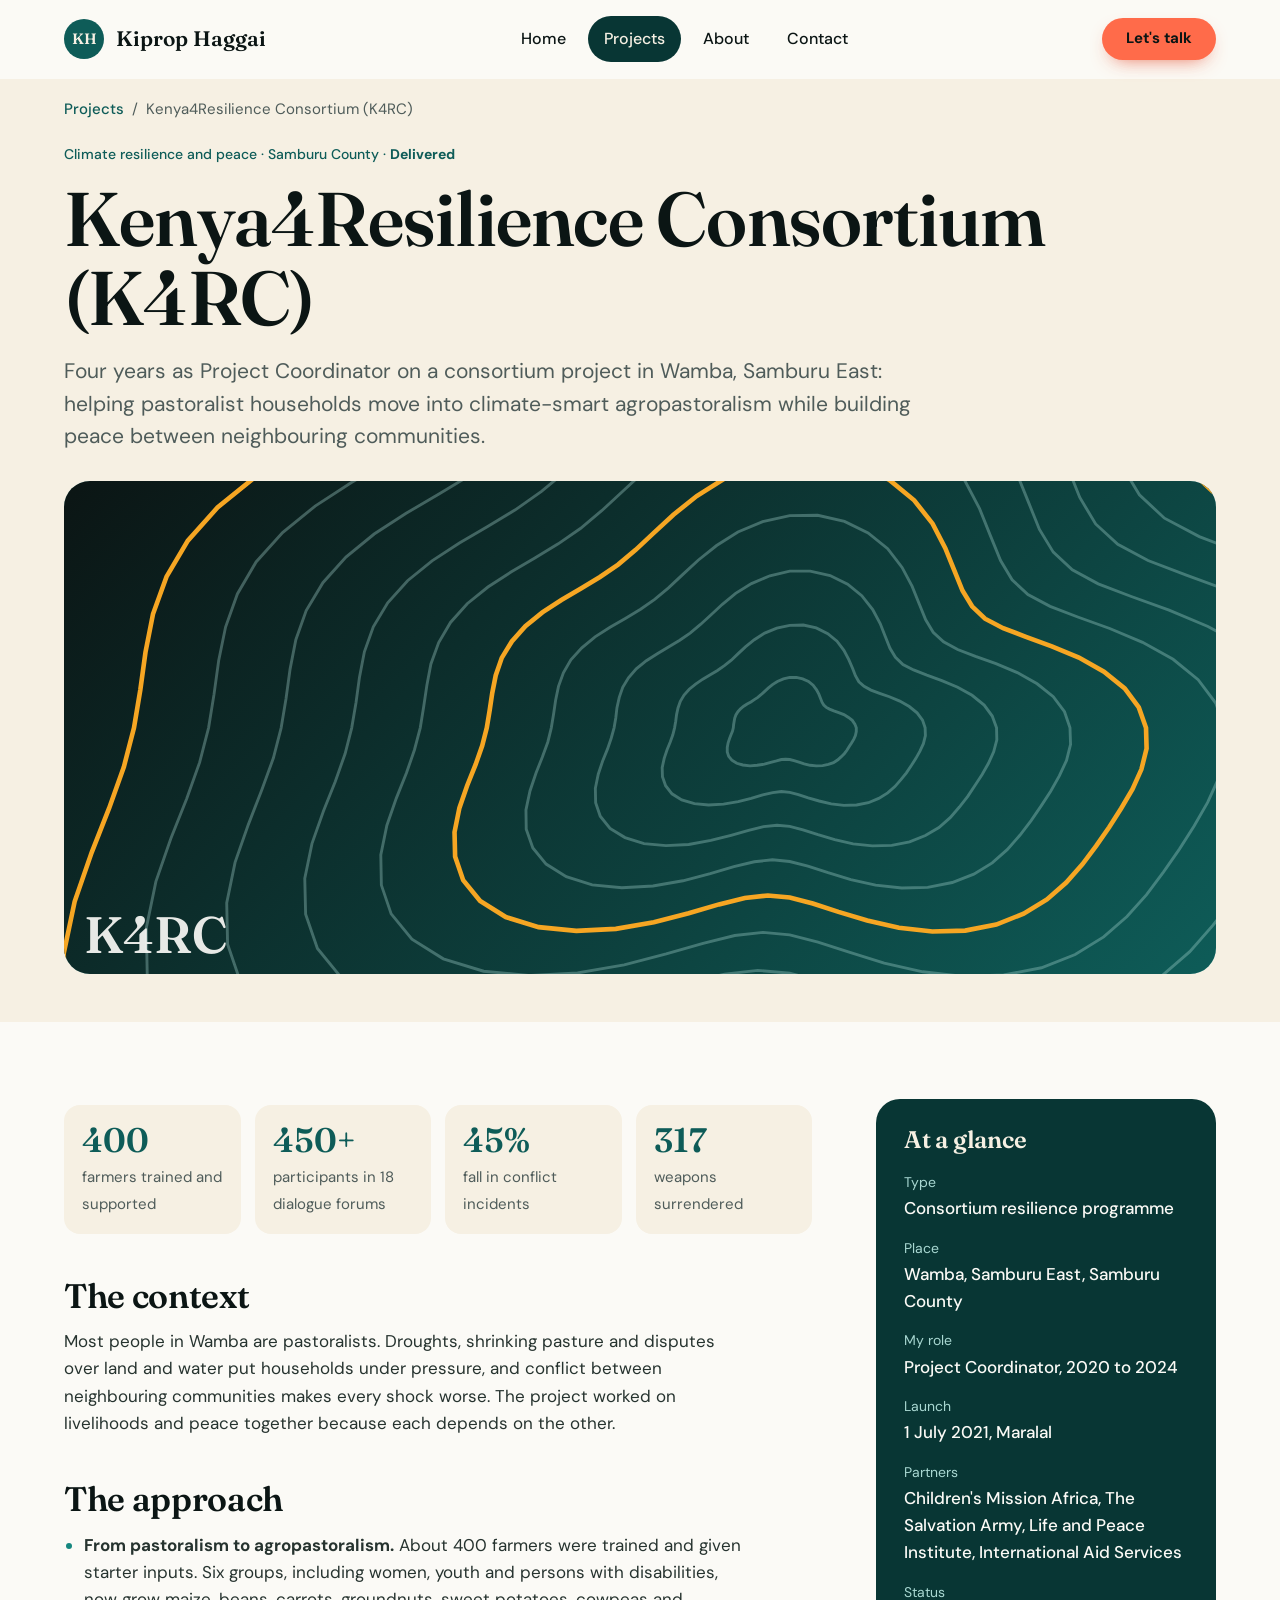
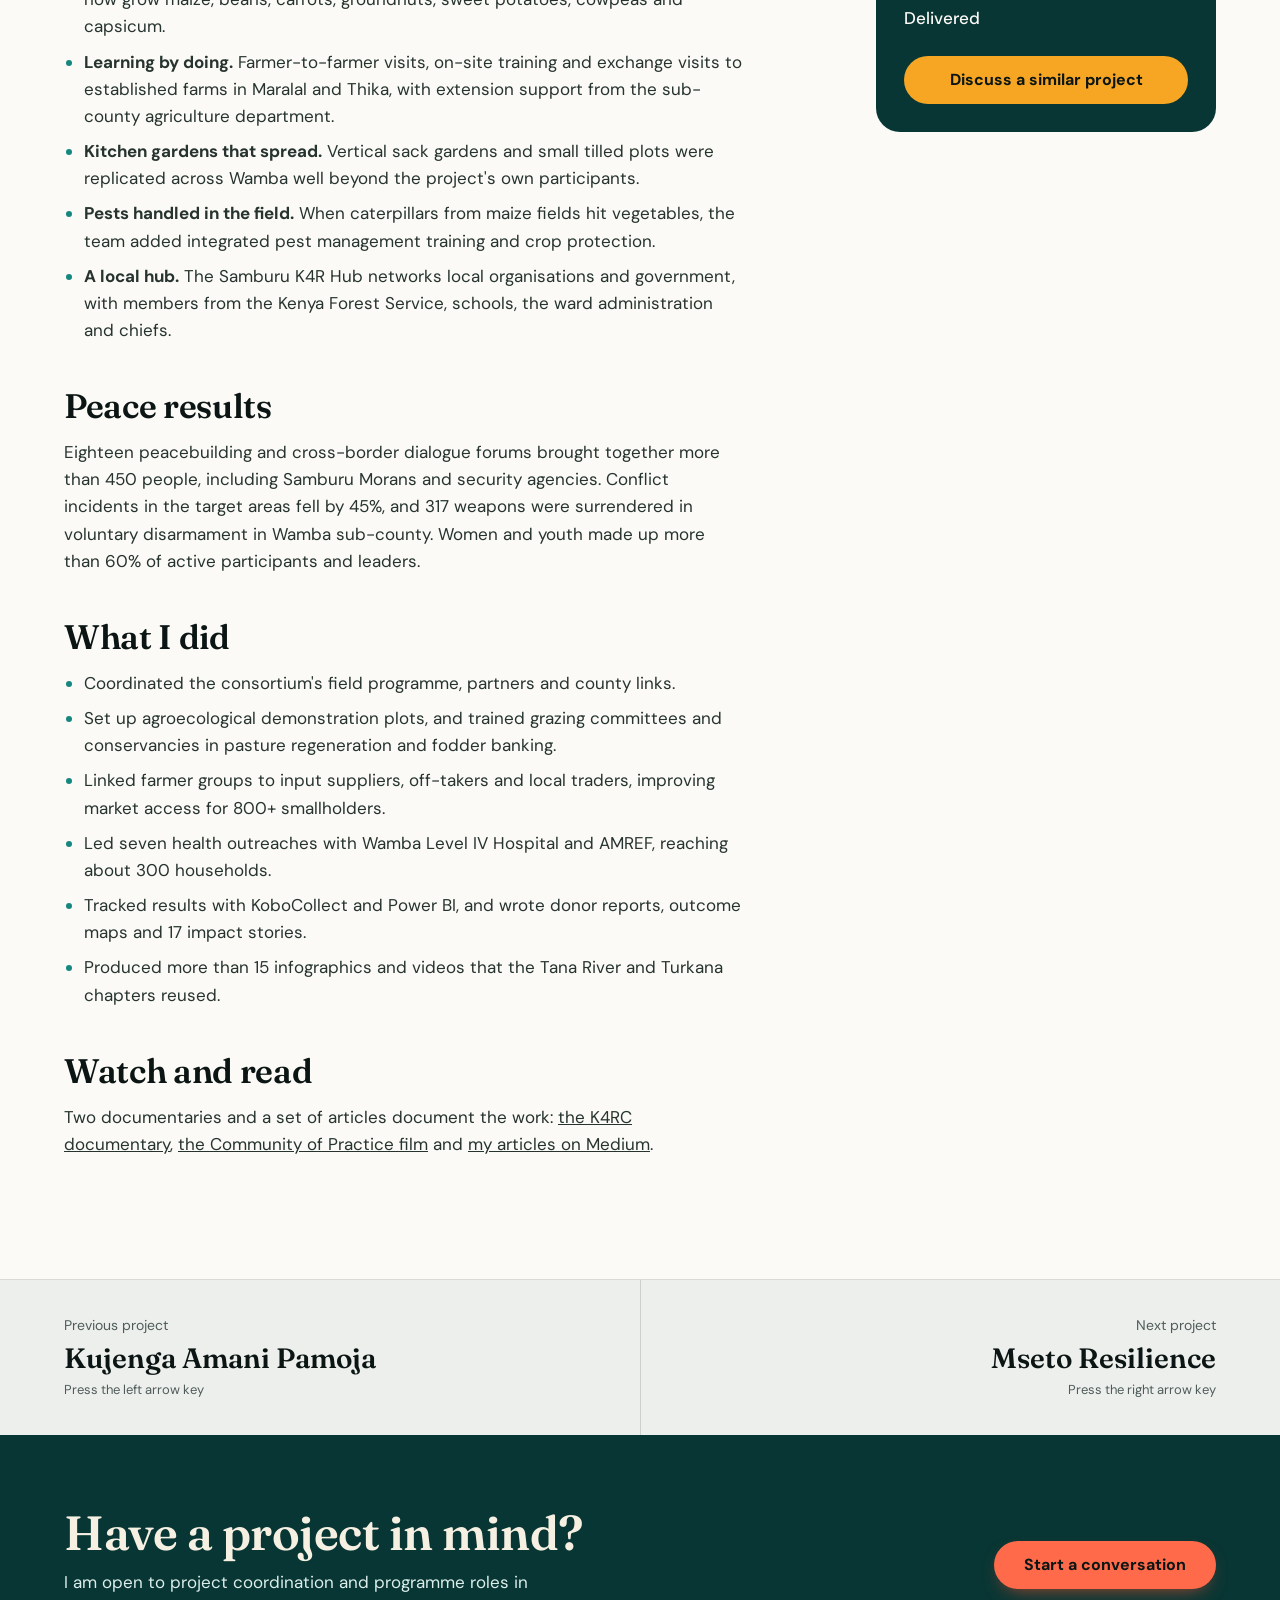
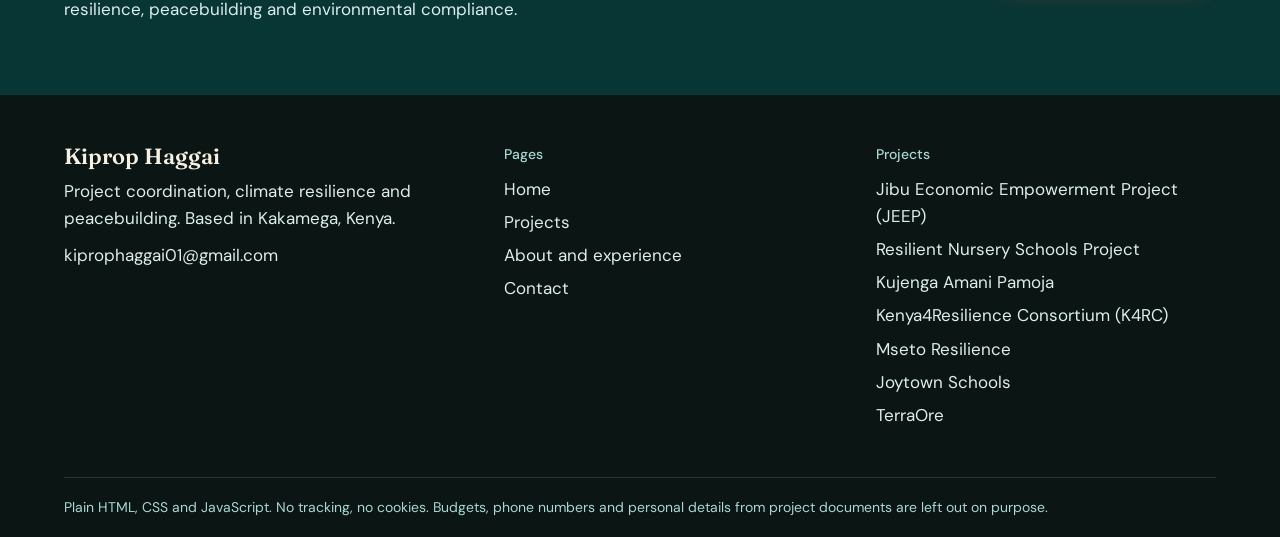
<file: projects/k4rc.html>
<!doctype html>
<html lang="en" class="no-js">
<head>
<meta charset="utf-8">
<meta name="viewport" content="width=device-width,initial-scale=1">
<title>Kenya4Resilience Consortium (K4RC) · Kiprop Haggai</title>
<meta name="description" content="Four years as Project Coordinator on a consortium project in Wamba, Samburu East: helping pastoralist households move into climate-smart agropastoralism while building peace between neighbouring communities.">
<meta name="theme-color" content="#083634">
<meta property="og:title" content="Kenya4Resilience Consortium (K4RC) · Kiprop Haggai">
<meta property="og:description" content="Four years as Project Coordinator on a consortium project in Wamba, Samburu East: helping pastoralist households move into climate-smart agropastoralism while building peace between neighbouring communities.">
<meta property="og:type" content="website">
<link rel="icon" href="data:image/svg+xml,%3Csvg xmlns='http://www.w3.org/2000/svg' viewBox='0 0 32 32'%3E%3Ccircle cx='16' cy='16' r='16' fill='%230e5c58'/%3E%3Ctext x='16' y='21' font-size='14' font-family='Georgia' font-weight='700' text-anchor='middle' fill='%23f6f0e3'%3EKH%3C/text%3E%3C/svg%3E">
<link rel="preconnect" href="https://fonts.googleapis.com">
<link rel="preconnect" href="https://fonts.gstatic.com" crossorigin>
<link rel="stylesheet" href="https://fonts.googleapis.com/css2?family=DM+Sans:wght@400;500;700&family=Fraunces:opsz,wght@9..144,500;9..144,600&display=swap">
<link rel="stylesheet" href="../assets/css/site.css">
<script>document.documentElement.classList.remove('no-js')</script>
<script type="speculationrules">{"prerender":[{"where":{"href_matches":"/*"},"eagerness":"moderate"}]}</script>

</head>
<body>
<a class="skip" href="#main">Skip to content</a>
<header class="nav" id="nav"><div class="wrap nav-in">
<a class="brand" href="../index.html"><span class="mark" aria-hidden="true">KH</span>Kiprop Haggai</a>
<ul class="links"><li><a href="../index.html">Home</a></li><li><a href="../projects.html" aria-current="page">Projects</a></li><li><a href="../about.html">About</a></li><li><a href="../contact.html">Contact</a></li></ul>
<a class="btn coral sm" href="../contact.html">Let's talk</a>
<button class="menu-btn" id="menuBtn" type="button" aria-expanded="false" aria-controls="nav">Menu</button>
</div></header>
<div class="progress" id="progress" aria-hidden="true"></div>
<main id="main">
<section class="proj-hero"><div class="wrap">
<nav class="crumbs" aria-label="Breadcrumb"><a href="../projects.html">Projects</a><span aria-hidden="true">/</span><span>Kenya4Resilience Consortium (K4RC)</span></nav>
<p class="tag" style="margin-top:22px">Climate resilience and peace · Samburu County · <b>Delivered</b></p>
<h1 style="view-transition-name:pt-k4rc">Kenya4Resilience Consortium (K4RC)</h1>
<p class="lede">Four years as Project Coordinator on a consortium project in Wamba, Samburu East: helping pastoralist households move into climate-smart agropastoralism while building peace between neighbouring communities.</p>
<div class="hero-media" style="view-transition-name:pj-k4rc"><div class="cover cv-d"><svg viewBox="0 0 400 250" preserveAspectRatio="xMidYMid slice" aria-hidden="true" focusable="false"><path d="M275.1 125.0 L275.1 126.3 L274.8 127.7 L274.2 129.0 L273.5 130.2 L272.7 131.4 L271.9 132.7 L271.0 133.9 L269.9 135.0 L268.7 136.1 L267.2 137.1 L265.4 137.7 L263.4 138.1 L261.2 138.2 L259.1 138.0 L257.0 137.5 L255.2 136.9 L253.5 136.4 L252.0 136.0 L250.6 135.9 L249.1 136.0 L247.4 136.5 L245.4 137.0 L243.2 137.6 L240.7 138.0 L238.2 138.2 L235.7 137.9 L233.6 137.3 L231.9 136.2 L230.8 134.9 L230.3 133.4 L230.3 131.8 L230.6 130.2 L231.1 128.7 L231.6 127.4 L232.1 126.2 L232.4 125.0 L232.5 123.9 L232.7 122.7 L232.9 121.6 L233.3 120.5 L234.0 119.4 L234.9 118.4 L236.0 117.5 L237.2 116.7 L238.5 116.0 L239.7 115.2 L240.9 114.4 L242.0 113.5 L243.2 112.4 L244.5 111.2 L246.0 110.0 L247.7 108.9 L249.8 108.0 L252.0 107.5 L254.3 107.5 L256.5 108.0 L258.5 108.9 L260.1 110.2 L261.3 111.8 L262.1 113.3 L262.7 114.8 L263.2 116.1 L263.8 117.1 L264.7 117.9 L265.8 118.5 L267.3 119.1 L269.0 119.7 L270.8 120.4 L272.4 121.4 L273.7 122.4 L274.6 123.7 L275.1 125.0Z" fill="none" stroke="#a9d8d2" stroke-width="1" opacity="0.35"/><path d="M299.0 125.0 L299.1 127.7 L298.4 130.5 L297.2 133.1 L295.8 135.6 L294.2 138.1 L292.5 140.6 L290.6 143.0 L288.5 145.4 L286.0 147.6 L282.9 149.5 L279.3 151.0 L275.2 151.8 L270.8 151.9 L266.4 151.4 L262.2 150.4 L258.4 149.3 L255.0 148.2 L252.0 147.4 L249.1 147.1 L246.1 147.5 L242.6 148.3 L238.6 149.5 L234.1 150.6 L229.0 151.5 L223.8 151.8 L218.9 151.3 L214.5 150.0 L211.1 147.9 L208.9 145.1 L207.8 142.0 L207.7 138.8 L208.4 135.6 L209.4 132.6 L210.5 129.9 L211.4 127.4 L212.0 125.0 L212.4 122.7 L212.7 120.4 L213.2 118.1 L214.0 115.8 L215.3 113.6 L217.1 111.6 L219.3 109.8 L221.8 108.1 L224.4 106.6 L226.9 105.1 L229.3 103.4 L231.7 101.5 L234.0 99.3 L236.6 96.9 L239.7 94.4 L243.3 92.1 L247.5 90.4 L252.0 89.4 L256.7 89.3 L261.2 90.3 L265.2 92.3 L268.4 94.9 L270.8 98.1 L272.5 101.3 L273.8 104.3 L274.8 106.9 L276.0 109.0 L277.8 110.6 L280.2 111.9 L283.2 113.0 L286.6 114.2 L290.2 115.7 L293.5 117.6 L296.2 119.8 L298.1 122.3 L299.0 125.0Z" fill="none" stroke="#a9d8d2" stroke-width="1" opacity="0.35"/><path d="M323.8 125.0 L323.9 129.2 L322.8 133.3 L321.0 137.3 L318.8 141.2 L316.3 145.0 L313.8 148.8 L310.9 152.5 L307.7 156.2 L303.8 159.6 L299.1 162.4 L293.6 164.6 L287.4 165.8 L280.7 166.0 L274.0 165.3 L267.6 163.8 L261.8 162.1 L256.6 160.4 L252.0 159.2 L247.6 158.8 L242.9 159.3 L237.7 160.6 L231.6 162.3 L224.6 164.1 L216.9 165.5 L209.0 165.9 L201.4 165.2 L194.8 163.1 L189.6 159.9 L186.2 155.7 L184.6 151.0 L184.5 146.0 L185.5 141.1 L187.0 136.6 L188.7 132.4 L190.0 128.6 L191.0 125.0 L191.6 121.5 L192.0 118.0 L192.8 114.4 L194.0 110.9 L196.0 107.6 L198.7 104.5 L202.2 101.7 L206.0 99.3 L209.9 96.9 L213.8 94.6 L217.4 92.1 L221.0 89.1 L224.6 85.8 L228.6 82.1 L233.2 78.3 L238.7 74.9 L245.1 72.2 L252.0 70.6 L259.1 70.6 L266.0 72.1 L272.1 75.1 L277.0 79.1 L280.8 83.9 L283.4 88.8 L285.2 93.4 L286.8 97.4 L288.7 100.5 L291.3 103.0 L295.0 104.9 L299.6 106.7 L304.8 108.6 L310.3 110.9 L315.3 113.7 L319.5 117.1 L322.3 120.9 L323.8 125.0Z" fill="none" stroke="#a9d8d2" stroke-width="1" opacity="0.35"/><path d="M349.3 125.0 L349.5 130.7 L348.1 136.3 L345.6 141.7 L342.6 147.0 L339.3 152.1 L335.8 157.2 L331.9 162.3 L327.5 167.3 L322.3 171.9 L315.9 175.8 L308.4 178.7 L299.9 180.4 L290.9 180.6 L281.8 179.6 L273.2 177.7 L265.3 175.3 L258.3 173.0 L252.0 171.4 L246.0 170.8 L239.7 171.5 L232.6 173.2 L224.4 175.6 L214.9 178.1 L204.5 179.9 L193.7 180.5 L183.4 179.5 L174.4 176.7 L167.4 172.3 L162.8 166.7 L160.5 160.2 L160.4 153.5 L161.8 146.9 L163.9 140.7 L166.1 135.1 L168.0 129.9 L169.2 125.0 L170.0 120.2 L170.7 115.4 L171.7 110.6 L173.4 105.9 L176.0 101.4 L179.8 97.2 L184.4 93.4 L189.6 90.1 L194.9 87.0 L200.2 83.8 L205.1 80.4 L209.9 76.4 L214.8 71.8 L220.2 66.8 L226.6 61.7 L234.0 57.0 L242.6 53.4 L252.0 51.3 L261.7 51.2 L271.0 53.3 L279.2 57.3 L286.0 62.8 L291.0 69.3 L294.5 75.9 L297.0 82.1 L299.2 87.5 L301.8 91.8 L305.4 95.1 L310.3 97.8 L316.5 100.2 L323.6 102.7 L331.0 105.8 L337.9 109.7 L343.5 114.2 L347.4 119.4 L349.3 125.0Z" fill="none" stroke="#a9d8d2" stroke-width="1" opacity="0.35"/><path d="M375.7 125.0 L375.9 132.2 L374.1 139.4 L371.0 146.3 L367.1 152.9 L362.9 159.5 L358.4 166.0 L353.6 172.4 L348.0 178.7 L341.3 184.6 L333.2 189.5 L323.7 193.3 L312.9 195.4 L301.5 195.7 L289.9 194.4 L278.9 191.9 L268.9 188.9 L260.0 186.0 L252.0 183.9 L244.4 183.2 L236.4 184.1 L227.4 186.3 L216.9 189.4 L204.8 192.5 L191.6 194.8 L177.9 195.5 L164.8 194.2 L153.4 190.7 L144.5 185.1 L138.6 177.9 L135.8 169.7 L135.6 161.2 L137.3 152.8 L140.0 145.0 L142.9 137.8 L145.2 131.2 L146.8 125.0 L147.8 118.9 L148.7 112.9 L149.9 106.8 L152.0 100.7 L155.5 95.0 L160.2 89.7 L166.1 84.9 L172.7 80.6 L179.5 76.6 L186.1 72.6 L192.4 68.3 L198.5 63.2 L204.7 57.4 L211.6 51.0 L219.7 44.5 L229.1 38.6 L240.1 33.9 L252.0 31.3 L264.3 31.2 L276.1 33.8 L286.6 38.9 L295.2 46.0 L301.6 54.1 L306.0 62.6 L309.2 70.5 L312.0 77.4 L315.3 82.8 L319.8 87.1 L326.1 90.4 L334.0 93.4 L343.0 96.7 L352.4 100.6 L361.1 105.5 L368.3 111.3 L373.2 117.9 L375.7 125.0Z" fill="none" stroke="#f6a623" stroke-width="1.6" opacity="1"/><path d="M402.9 125.0 L403.1 133.8 L400.9 142.5 L397.1 150.9 L392.4 159.1 L387.3 167.1 L381.8 175.0 L375.9 182.9 L369.1 190.5 L361.0 197.6 L351.1 203.7 L339.4 208.3 L326.3 210.8 L312.3 211.3 L298.2 209.7 L284.8 206.7 L272.6 202.9 L261.8 199.4 L252.0 196.9 L242.7 196.0 L232.9 197.1 L221.9 199.8 L209.1 203.5 L194.5 207.3 L178.3 210.1 L161.6 211.0 L145.7 209.5 L131.7 205.2 L120.8 198.4 L113.6 189.6 L110.2 179.6 L110.0 169.1 L112.1 158.9 L115.4 149.4 L118.9 140.7 L121.7 132.6 L123.7 125.0 L124.9 117.6 L126.0 110.2 L127.4 102.8 L130.1 95.4 L134.2 88.4 L140.0 81.9 L147.2 76.1 L155.2 70.9 L163.5 66.0 L171.6 61.1 L179.3 55.8 L186.7 49.6 L194.3 42.6 L202.7 34.8 L212.6 26.9 L224.1 19.6 L237.4 13.9 L252.0 10.7 L267.0 10.6 L281.4 13.8 L294.2 20.0 L304.6 28.6 L312.5 38.6 L317.9 48.9 L321.8 58.6 L325.2 66.9 L329.2 73.6 L334.7 78.7 L342.4 82.8 L352.0 86.5 L363.1 90.5 L374.5 95.3 L385.1 101.2 L393.8 108.3 L399.9 116.4 L402.9 125.0Z" fill="none" stroke="#a9d8d2" stroke-width="1" opacity="0.35"/><path d="M430.9 125.0 L431.1 135.4 L428.6 145.8 L424.1 155.7 L418.5 165.4 L412.4 174.9 L406.0 184.3 L398.9 193.6 L390.9 202.7 L381.2 211.1 L369.5 218.3 L355.7 223.7 L340.1 226.8 L323.5 227.3 L306.8 225.4 L290.9 221.8 L276.4 217.4 L263.6 213.2 L252.0 210.2 L240.9 209.2 L229.4 210.5 L216.4 213.7 L201.2 218.1 L183.8 222.5 L164.6 225.9 L144.9 227.0 L125.9 225.2 L109.4 220.1 L96.5 212.0 L88.0 201.6 L83.9 189.7 L83.6 177.3 L86.1 165.2 L90.1 153.9 L94.2 143.6 L97.6 134.0 L99.9 125.0 L101.4 116.2 L102.6 107.4 L104.3 98.6 L107.4 89.9 L112.4 81.6 L119.3 73.9 L127.8 67.0 L137.3 60.8 L147.1 55.1 L156.7 49.3 L165.8 42.9 L174.6 35.6 L183.6 27.2 L193.6 18.0 L205.2 8.6 L218.9 0.0 L234.7 -6.7 L252.0 -10.5 L269.8 -10.6 L286.9 -6.9 L302.0 0.5 L314.4 10.7 L323.7 22.5 L330.1 34.8 L334.7 46.2 L338.7 56.1 L343.5 64.0 L350.1 70.1 L359.1 75.0 L370.6 79.4 L383.7 84.1 L397.2 89.8 L409.8 96.8 L420.2 105.2 L427.3 114.8 L430.9 125.0Z" fill="none" stroke="#a9d8d2" stroke-width="1" opacity="0.35"/><path d="M459.8 125.0 L460.0 137.1 L457.0 149.1 L451.8 160.7 L445.3 171.9 L438.3 182.9 L430.8 193.8 L422.6 204.6 L413.2 215.2 L402.0 225.0 L388.4 233.4 L372.4 239.6 L354.3 243.2 L335.1 243.7 L315.7 241.6 L297.2 237.4 L280.4 232.3 L265.4 227.4 L252.0 223.9 L239.2 222.8 L225.8 224.2 L210.6 228.0 L193.0 233.1 L172.8 238.3 L150.5 242.1 L127.6 243.4 L105.6 241.3 L86.4 235.4 L71.4 226.0 L61.5 213.9 L56.8 200.1 L56.5 185.8 L59.4 171.7 L64.0 158.6 L68.7 146.5 L72.7 135.5 L75.4 125.0 L77.1 114.8 L78.5 104.6 L80.5 94.4 L84.1 84.3 L89.9 74.6 L97.9 65.7 L107.7 57.7 L118.8 50.5 L130.2 43.8 L141.3 37.1 L151.9 29.7 L162.1 21.2 L172.6 11.5 L184.2 0.8 L197.7 -10.1 L213.6 -20.1 L231.9 -27.9 L252.0 -32.3 L272.7 -32.5 L292.5 -28.1 L310.1 -19.6 L324.5 -7.7 L335.2 6.0 L342.7 20.2 L348.1 33.5 L352.7 45.0 L358.2 54.2 L365.9 61.3 L376.4 66.9 L389.7 72.0 L404.9 77.5 L420.6 84.1 L435.2 92.3 L447.3 102.0 L455.6 113.1 L459.8 125.0Z" fill="none" stroke="#a9d8d2" stroke-width="1" opacity="0.35"/><path d="M489.4 125.0 L489.7 138.9 L486.3 152.5 L480.3 165.8 L472.9 178.6 L464.8 191.2 L456.3 203.6 L447.0 216.0 L436.3 228.1 L423.4 239.3 L407.9 248.8 L389.6 256.0 L368.9 260.0 L346.9 260.7 L324.7 258.2 L303.6 253.5 L284.4 247.6 L267.4 242.0 L252.0 238.1 L237.3 236.8 L222.0 238.4 L204.7 242.7 L184.6 248.5 L161.5 254.4 L136.1 258.9 L109.8 260.3 L84.7 257.9 L62.8 251.1 L45.7 240.4 L34.4 226.6 L28.9 210.9 L28.6 194.4 L31.9 178.4 L37.1 163.4 L42.6 149.6 L47.1 137.0 L50.2 125.0 L52.1 113.3 L53.7 101.7 L56.1 90.0 L60.2 78.5 L66.7 67.4 L75.9 57.2 L87.2 48.0 L99.8 39.8 L112.8 32.2 L125.5 24.5 L137.6 16.1 L149.3 6.4 L161.3 -4.7 L174.5 -16.9 L189.9 -29.4 L208.1 -40.8 L229.1 -49.7 L252.0 -54.8 L275.6 -55.0 L298.3 -50.0 L318.4 -40.2 L334.8 -26.7 L347.1 -11.0 L355.7 5.3 L361.8 20.5 L367.1 33.6 L373.4 44.1 L382.1 52.2 L394.2 58.6 L409.3 64.4 L426.7 70.7 L444.7 78.2 L461.4 87.6 L475.1 98.8 L484.6 111.4 L489.4 125.0Z" fill="none" stroke="#a9d8d2" stroke-width="1" opacity="0.35"/><path d="M519.9 125.0 L520.2 140.6 L516.3 156.1 L509.6 171.0 L501.3 185.5 L492.1 199.7 L482.5 213.7 L472.0 227.7 L459.9 241.3 L445.4 253.9 L427.9 264.7 L407.2 272.8 L383.9 277.3 L359.1 278.1 L334.1 275.3 L310.3 269.9 L288.6 263.3 L269.3 257.0 L252.0 252.6 L235.5 251.1 L218.2 253.0 L198.6 257.8 L175.9 264.3 L149.9 271.0 L121.2 276.0 L91.6 277.7 L63.3 274.9 L38.5 267.3 L19.2 255.2 L6.4 239.6 L0.3 221.9 L-0.1 203.4 L3.7 185.3 L9.6 168.3 L15.7 152.8 L20.8 138.5 L24.3 125.0 L26.5 111.8 L28.3 98.7 L30.9 85.5 L35.6 72.5 L43.0 60.0 L53.3 48.5 L66.0 38.2 L80.2 28.9 L95.0 20.3 L109.3 11.6 L123.0 2.1 L136.1 -8.8 L149.6 -21.3 L164.6 -35.1 L182.0 -49.2 L202.5 -62.1 L226.1 -72.2 L252.0 -77.8 L278.6 -78.0 L304.2 -72.4 L326.9 -61.4 L345.4 -46.1 L359.3 -28.4 L369.0 -10.1 L375.9 7.1 L381.9 21.8 L389.0 33.7 L398.8 42.9 L412.4 50.1 L429.5 56.7 L449.1 63.7 L469.4 72.2 L488.3 82.8 L503.8 95.4 L514.5 109.7 L519.9 125.0Z" fill="none" stroke="#f6a623" stroke-width="1.6" opacity="1"/></svg><span class="glyph">K4RC</span></div></div>
</div></section>
<div class="wrap pbody">
<div class="story">
<div class="metrics reveal" style="margin-bottom:44px"><div class="metric"><b>400</b><span>farmers trained and supported</span></div><div class="metric"><b>450+</b><span>participants in 18 dialogue forums</span></div><div class="metric"><b>45%</b><span>fall in conflict incidents</span></div><div class="metric"><b>317</b><span>weapons surrendered</span></div></div>
<section class="reveal"><h2>The context</h2><p>Most people in Wamba are pastoralists. Droughts, shrinking pasture and disputes over land and water put households under pressure, and conflict between neighbouring communities makes every shock worse. The project worked on livelihoods and peace together because each depends on the other.</p></section><section class="reveal"><h2>The approach</h2><ul><li><b>From pastoralism to agropastoralism.</b> About 400 farmers were trained and given starter inputs. Six groups, including women, youth and persons with disabilities, now grow maize, beans, carrots, groundnuts, sweet potatoes, cowpeas and capsicum.</li><li><b>Learning by doing.</b> Farmer-to-farmer visits, on-site training and exchange visits to established farms in Maralal and Thika, with extension support from the sub-county agriculture department.</li><li><b>Kitchen gardens that spread.</b> Vertical sack gardens and small tilled plots were replicated across Wamba well beyond the project's own participants.</li><li><b>Pests handled in the field.</b> When caterpillars from maize fields hit vegetables, the team added integrated pest management training and crop protection.</li><li><b>A local hub.</b> The Samburu K4R Hub networks local organisations and government, with members from the Kenya Forest Service, schools, the ward administration and chiefs.</li></ul></section><section class="reveal"><h2>Peace results</h2><p>Eighteen peacebuilding and cross-border dialogue forums brought together more than 450 people, including Samburu Morans and security agencies. Conflict incidents in the target areas fell by 45%, and 317 weapons were surrendered in voluntary disarmament in Wamba sub-county. Women and youth made up more than 60% of active participants and leaders.</p></section><section class="reveal"><h2>What I did</h2><ul><li>Coordinated the consortium's field programme, partners and county links.</li><li>Set up agroecological demonstration plots, and trained grazing committees and conservancies in pasture regeneration and fodder banking.</li><li>Linked farmer groups to input suppliers, off-takers and local traders, improving market access for 800+ smallholders.</li><li>Led seven health outreaches with Wamba Level IV Hospital and AMREF, reaching about 300 households.</li><li>Tracked results with KoboCollect and Power BI, and wrote donor reports, outcome maps and 17 impact stories.</li><li>Produced more than 15 infographics and videos that the Tana River and Turkana chapters reused.</li></ul></section><section class="reveal"><h2>Watch and read</h2><p>Two documentaries and a set of articles document the work: <a href="https://youtu.be/I3XqEDcZWGo?si=SeDhqtgcTgK1DXaJ" target="_blank" rel="noopener">the K4RC documentary</a>, <a href="https://youtu.be/ghBy5MKxOOc?si=Ir4fANalb6Pn1BrJ" target="_blank" rel="noopener">the Community of Practice film</a> and <a href="https://medium.com/@kiprop" target="_blank" rel="noopener">my articles on Medium</a>.</p></section>
</div>
<aside class="facts" aria-label="At a glance"><h2>At a glance</h2><dl style="display:grid;gap:14px;margin:0"><div><dt>Type</dt><dd>Consortium resilience programme</dd></div><div><dt>Place</dt><dd>Wamba, Samburu East, Samburu County</dd></div><div><dt>My role</dt><dd>Project Coordinator, 2020 to 2024</dd></div><div><dt>Launch</dt><dd>1 July 2021, Maralal</dd></div><div><dt>Partners</dt><dd>Children&#x27;s Mission Africa, The Salvation Army, Life and Peace Institute, International Aid Services</dd></div><div><dt>Status</dt><dd>Delivered</dd></div></dl><a class="btn amber" href="../contact.html">Discuss a similar project</a></aside>
</div>
<nav class="pn" aria-label="More projects">
<a class="prev" href="kujenga-amani.html" rel="prev"><small>Previous project</small><b>Kujenga Amani Pamoja</b><span class="hint">Press the left arrow key</span></a>
<a class="next" href="mseto.html" rel="next"><small>Next project</small><b>Mseto Resilience</b><span class="hint">Press the right arrow key</span></a>
</nav>
<section class="band"><div class="wrap band-in"><div><h2>Have a project in mind?</h2><p>I am open to project coordination and programme roles in resilience, peacebuilding and environmental compliance.</p></div><a class="btn coral" href="../contact.html">Start a conversation</a></div></section>
</main>
<dialog class="lb" id="lb" aria-label="Photo viewer"><img alt=""><button class="btn amber sm x" type="button" onclick="this.closest('dialog').close()">Close</button></dialog>
<footer class="site"><div class="wrap">
<div class="foot">
<div><b>Kiprop Haggai</b><p>Project coordination, climate resilience and peacebuilding. Based in Kakamega, Kenya.</p><p style="margin-top:10px"><a href="mailto:kiprophaggai01@gmail.com">kiprophaggai01@gmail.com</a></p></div>
<div><h4>Pages</h4><ul><li><a href="../index.html">Home</a></li><li><a href="../projects.html">Projects</a></li><li><a href="../about.html">About and experience</a></li><li><a href="../contact.html">Contact</a></li></ul></div>
<div><h4>Projects</h4><ul><li><a href="../projects/jeep.html">Jibu Economic Empowerment Project (JEEP)</a></li><li><a href="../projects/nursery-schools.html">Resilient Nursery Schools Project</a></li><li><a href="../projects/kujenga-amani.html">Kujenga Amani Pamoja</a></li><li><a href="../projects/k4rc.html">Kenya4Resilience Consortium (K4RC)</a></li><li><a href="../projects/mseto.html">Mseto Resilience</a></li><li><a href="../projects/joytown.html">Joytown Schools</a></li><li><a href="../projects/terraore.html">TerraOre</a></li></ul></div>
</div>
<div class="legal">Plain HTML, CSS and JavaScript. No tracking, no cookies. Budgets, phone numbers and personal details from project documents are left out on purpose.</div>
</div></footer>
<script src="../assets/js/site.js" defer></script>
</body>
</html>
</file>
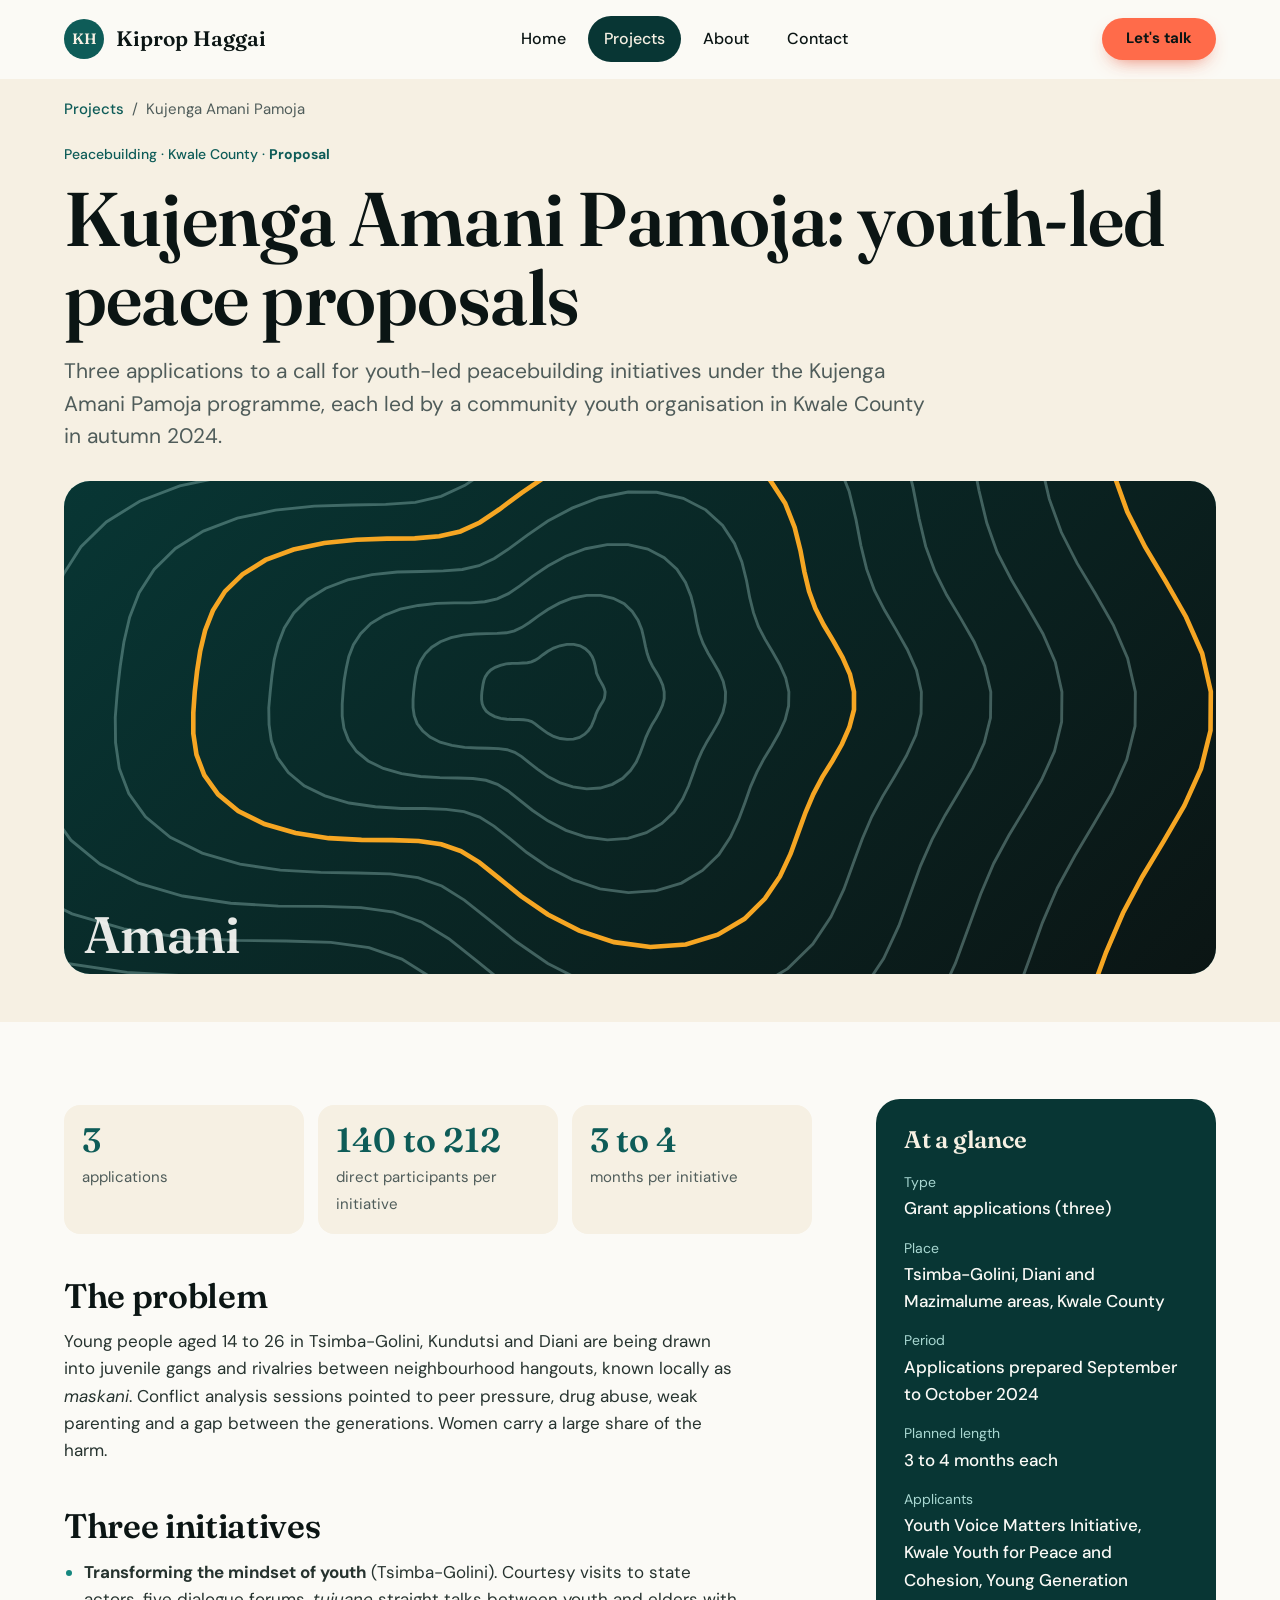
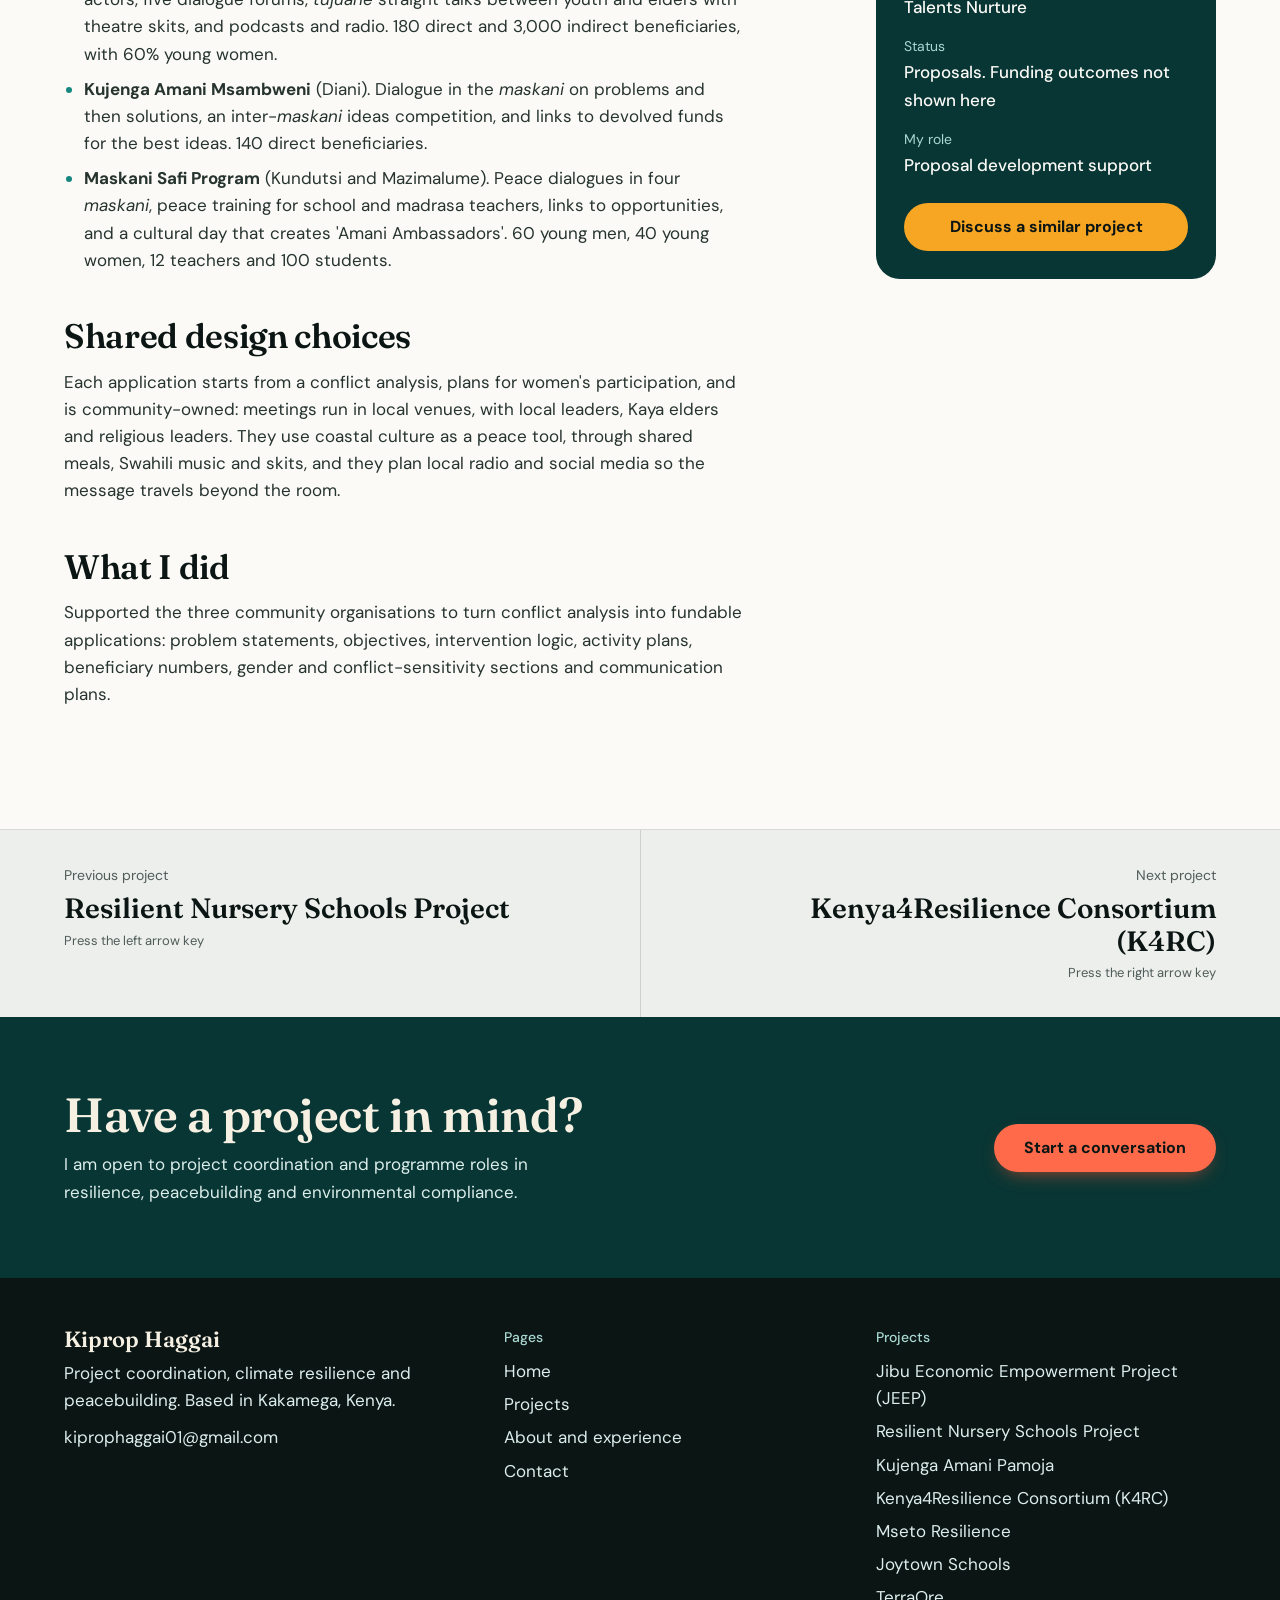
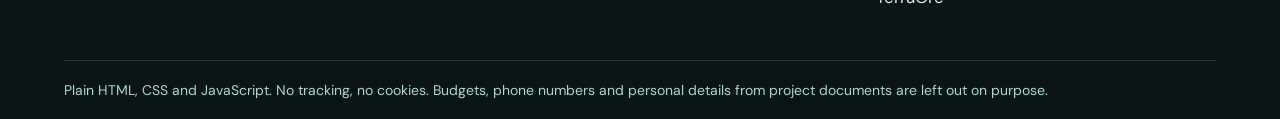
<file: projects/kujenga-amani.html>
<!doctype html>
<html lang="en" class="no-js">
<head>
<meta charset="utf-8">
<meta name="viewport" content="width=device-width,initial-scale=1">
<title>Kujenga Amani Pamoja: youth-led peace proposals · Kiprop Haggai</title>
<meta name="description" content="Three applications to a call for youth-led peacebuilding initiatives under the Kujenga Amani Pamoja programme, each led by a community youth organisation in Kwale County in autumn 2024.">
<meta name="theme-color" content="#083634">
<meta property="og:title" content="Kujenga Amani Pamoja: youth-led peace proposals · Kiprop Haggai">
<meta property="og:description" content="Three applications to a call for youth-led peacebuilding initiatives under the Kujenga Amani Pamoja programme, each led by a community youth organisation in Kwale County in autumn 2024.">
<meta property="og:type" content="website">
<link rel="icon" href="data:image/svg+xml,%3Csvg xmlns='http://www.w3.org/2000/svg' viewBox='0 0 32 32'%3E%3Ccircle cx='16' cy='16' r='16' fill='%230e5c58'/%3E%3Ctext x='16' y='21' font-size='14' font-family='Georgia' font-weight='700' text-anchor='middle' fill='%23f6f0e3'%3EKH%3C/text%3E%3C/svg%3E">
<link rel="preconnect" href="https://fonts.googleapis.com">
<link rel="preconnect" href="https://fonts.gstatic.com" crossorigin>
<link rel="stylesheet" href="https://fonts.googleapis.com/css2?family=DM+Sans:wght@400;500;700&family=Fraunces:opsz,wght@9..144,500;9..144,600&display=swap">
<link rel="stylesheet" href="../assets/css/site.css">
<script>document.documentElement.classList.remove('no-js')</script>
<script type="speculationrules">{"prerender":[{"where":{"href_matches":"/*"},"eagerness":"moderate"}]}</script>

</head>
<body>
<a class="skip" href="#main">Skip to content</a>
<header class="nav" id="nav"><div class="wrap nav-in">
<a class="brand" href="../index.html"><span class="mark" aria-hidden="true">KH</span>Kiprop Haggai</a>
<ul class="links"><li><a href="../index.html">Home</a></li><li><a href="../projects.html" aria-current="page">Projects</a></li><li><a href="../about.html">About</a></li><li><a href="../contact.html">Contact</a></li></ul>
<a class="btn coral sm" href="../contact.html">Let's talk</a>
<button class="menu-btn" id="menuBtn" type="button" aria-expanded="false" aria-controls="nav">Menu</button>
</div></header>
<div class="progress" id="progress" aria-hidden="true"></div>
<main id="main">
<section class="proj-hero"><div class="wrap">
<nav class="crumbs" aria-label="Breadcrumb"><a href="../projects.html">Projects</a><span aria-hidden="true">/</span><span>Kujenga Amani Pamoja</span></nav>
<p class="tag" style="margin-top:22px">Peacebuilding · Kwale County · <b>Proposal</b></p>
<h1 style="view-transition-name:pt-kujenga-amani">Kujenga Amani Pamoja: youth-led peace proposals</h1>
<p class="lede">Three applications to a call for youth-led peacebuilding initiatives under the Kujenga Amani Pamoja programme, each led by a community youth organisation in Kwale County in autumn 2024.</p>
<div class="hero-media" style="view-transition-name:pj-kujenga-amani"><div class="cover cv-c"><svg viewBox="0 0 400 250" preserveAspectRatio="xMidYMid slice" aria-hidden="true" focusable="false"><path d="M187.9 112.5 L187.8 113.7 L187.6 114.8 L187.1 115.9 L186.4 117.0 L185.8 118.0 L185.2 119.1 L184.7 120.3 L184.3 121.6 L183.7 123.0 L183.1 124.5 L182.1 125.9 L180.8 127.2 L179.0 128.3 L176.9 128.9 L174.7 129.0 L172.3 128.7 L170.0 128.0 L168.0 126.9 L166.3 125.7 L164.8 124.6 L163.6 123.6 L162.4 122.8 L161.1 122.4 L159.6 122.2 L157.9 122.1 L155.9 122.1 L153.8 122.0 L151.6 121.7 L149.6 121.1 L147.9 120.2 L146.6 119.2 L145.7 117.9 L145.2 116.6 L145.0 115.2 L145.0 113.8 L145.1 112.5 L145.3 111.2 L145.5 109.9 L145.8 108.5 L146.3 107.2 L147.1 106.0 L148.2 104.9 L149.7 104.0 L151.5 103.3 L153.5 102.8 L155.6 102.6 L157.6 102.6 L159.4 102.5 L160.9 102.4 L162.3 102.1 L163.6 101.5 L164.9 100.7 L166.3 99.6 L168.0 98.4 L170.0 97.3 L172.2 96.5 L174.6 96.0 L177.0 96.0 L179.2 96.5 L181.0 97.5 L182.4 98.8 L183.4 100.3 L184.0 101.8 L184.4 103.3 L184.7 104.7 L184.9 106.0 L185.4 107.1 L185.9 108.2 L186.5 109.2 L187.1 110.3 L187.6 111.4 L187.9 112.5Z" fill="none" stroke="#a9d8d2" stroke-width="1" opacity="0.35"/><path d="M208.4 112.5 L208.4 114.9 L207.8 117.2 L206.8 119.4 L205.6 121.6 L204.2 123.8 L203.1 126.0 L202.0 128.4 L201.1 131.0 L200.0 133.9 L198.7 136.9 L196.7 139.8 L194.0 142.5 L190.4 144.6 L186.2 145.9 L181.5 146.2 L176.7 145.5 L172.1 144.0 L168.0 141.9 L164.5 139.4 L161.5 137.1 L158.9 135.0 L156.5 133.5 L153.9 132.6 L150.9 132.2 L147.4 132.1 L143.4 132.0 L139.1 131.8 L134.7 131.1 L130.6 130.0 L127.1 128.2 L124.5 126.0 L122.6 123.5 L121.6 120.8 L121.2 118.0 L121.2 115.2 L121.4 112.5 L121.7 109.8 L122.1 107.1 L122.7 104.4 L123.8 101.8 L125.4 99.3 L127.7 97.0 L130.7 95.1 L134.4 93.7 L138.5 92.8 L142.7 92.4 L146.8 92.3 L150.4 92.2 L153.6 92.0 L156.4 91.3 L159.0 90.1 L161.6 88.4 L164.6 86.2 L168.0 83.9 L172.0 81.7 L176.6 79.9 L181.5 79.0 L186.3 79.0 L190.7 80.0 L194.5 81.9 L197.3 84.6 L199.3 87.6 L200.6 90.8 L201.3 93.8 L201.9 96.7 L202.5 99.2 L203.3 101.5 L204.4 103.7 L205.7 105.8 L206.9 107.9 L207.9 110.2 L208.4 112.5Z" fill="none" stroke="#a9d8d2" stroke-width="1" opacity="0.35"/><path d="M229.7 112.5 L229.6 116.1 L228.8 119.6 L227.2 123.1 L225.3 126.4 L223.3 129.7 L221.5 133.1 L219.9 136.7 L218.5 140.7 L216.9 145.1 L214.8 149.7 L211.8 154.2 L207.6 158.2 L202.2 161.4 L195.8 163.4 L188.7 163.9 L181.3 162.9 L174.3 160.6 L168.0 157.3 L162.6 153.6 L158.1 150.0 L154.2 146.9 L150.5 144.6 L146.5 143.2 L142.0 142.6 L136.6 142.4 L130.5 142.3 L123.8 141.9 L117.2 140.9 L110.9 139.1 L105.6 136.5 L101.6 133.2 L98.8 129.3 L97.2 125.1 L96.6 120.9 L96.6 116.7 L96.9 112.5 L97.3 108.4 L98.0 104.3 L98.9 100.2 L100.5 96.1 L103.0 92.3 L106.5 88.8 L111.1 86.0 L116.7 83.8 L123.0 82.5 L129.4 81.8 L135.6 81.6 L141.2 81.6 L146.1 81.2 L150.4 80.2 L154.3 78.4 L158.3 75.7 L162.7 72.4 L168.0 68.8 L174.2 65.4 L181.1 62.8 L188.6 61.4 L195.9 61.4 L202.7 62.9 L208.4 65.9 L212.8 69.9 L215.8 74.5 L217.7 79.3 L218.9 84.0 L219.7 88.4 L220.6 92.2 L221.9 95.7 L223.6 99.0 L225.5 102.2 L227.4 105.5 L228.9 108.9 L229.7 112.5Z" fill="none" stroke="#a9d8d2" stroke-width="1" opacity="0.35"/><path d="M251.7 112.5 L251.6 117.4 L250.4 122.2 L248.3 126.8 L245.7 131.4 L243.0 135.8 L240.6 140.4 L238.4 145.4 L236.5 150.8 L234.3 156.7 L231.4 162.9 L227.4 169.0 L221.7 174.5 L214.4 178.9 L205.7 181.5 L196.0 182.2 L186.1 180.9 L176.6 177.7 L168.0 173.3 L160.7 168.3 L154.6 163.3 L149.3 159.1 L144.3 156.0 L138.9 154.1 L132.7 153.3 L125.4 153.0 L117.1 153.0 L108.1 152.4 L99.0 151.1 L90.6 148.6 L83.4 145.1 L77.9 140.5 L74.1 135.3 L72.0 129.6 L71.2 123.9 L71.1 118.1 L71.6 112.5 L72.2 106.9 L73.0 101.3 L74.4 95.8 L76.5 90.3 L79.8 85.1 L84.6 80.4 L90.9 76.5 L98.5 73.6 L107.0 71.8 L115.7 70.9 L124.1 70.7 L131.7 70.5 L138.3 70.0 L144.1 68.7 L149.4 66.2 L154.8 62.6 L160.9 58.1 L168.0 53.2 L176.4 48.7 L185.8 45.1 L195.9 43.1 L205.8 43.2 L215.0 45.3 L222.8 49.3 L228.7 54.7 L232.8 61.0 L235.4 67.5 L237.0 73.9 L238.1 79.8 L239.4 85.0 L241.1 89.8 L243.4 94.2 L246.0 98.6 L248.5 103.0 L250.6 107.7 L251.7 112.5Z" fill="none" stroke="#a9d8d2" stroke-width="1" opacity="0.35"/><path d="M274.3 112.5 L274.3 118.7 L272.7 124.8 L270.1 130.7 L266.8 136.5 L263.3 142.1 L260.2 148.0 L257.5 154.3 L255.0 161.2 L252.3 168.7 L248.6 176.6 L243.4 184.3 L236.3 191.3 L227.0 196.8 L215.9 200.2 L203.6 201.1 L191.0 199.4 L178.9 195.4 L168.0 189.8 L158.7 183.4 L150.9 177.1 L144.2 171.7 L137.8 167.8 L131.0 165.4 L123.1 164.3 L113.9 164.0 L103.3 163.9 L91.9 163.3 L80.4 161.5 L69.6 158.4 L60.5 153.9 L53.5 148.1 L48.7 141.4 L46.0 134.3 L44.9 127.0 L44.9 119.7 L45.4 112.5 L46.2 105.4 L47.3 98.3 L49.0 91.2 L51.7 84.3 L55.9 77.6 L62.0 71.7 L70.0 66.7 L79.7 63.1 L90.4 60.8 L101.5 59.7 L112.1 59.3 L121.8 59.2 L130.3 58.5 L137.6 56.8 L144.4 53.7 L151.2 49.1 L158.9 43.4 L168.0 37.2 L178.6 31.4 L190.7 26.8 L203.4 24.3 L216.1 24.4 L227.8 27.1 L237.6 32.1 L245.2 39.0 L250.4 47.0 L253.7 55.4 L255.7 63.4 L257.1 70.9 L258.7 77.6 L260.9 83.6 L263.8 89.3 L267.1 94.8 L270.3 100.5 L272.9 106.4 L274.3 112.5Z" fill="none" stroke="#f6a623" stroke-width="1.6" opacity="1"/><path d="M297.7 112.5 L297.6 120.1 L295.8 127.5 L292.5 134.7 L288.5 141.7 L284.3 148.7 L280.5 155.8 L277.2 163.5 L274.1 171.9 L270.8 181.0 L266.3 190.6 L260.0 200.1 L251.3 208.6 L240.0 215.4 L226.4 219.5 L211.4 220.6 L196.0 218.5 L181.3 213.6 L168.0 206.8 L156.7 199.0 L147.2 191.3 L139.0 184.8 L131.2 179.9 L122.9 177.0 L113.3 175.7 L102.0 175.4 L89.1 175.2 L75.1 174.4 L61.1 172.3 L48.0 168.5 L36.9 163.0 L28.3 155.9 L22.5 147.8 L19.2 139.1 L17.9 130.1 L17.8 121.3 L18.5 112.5 L19.5 103.8 L20.8 95.2 L22.8 86.6 L26.1 78.1 L31.3 70.0 L38.7 62.7 L48.4 56.7 L60.2 52.2 L73.4 49.4 L86.9 48.0 L99.9 47.6 L111.7 47.4 L122.0 46.7 L130.9 44.6 L139.2 40.8 L147.5 35.2 L156.9 28.2 L168.0 20.6 L181.0 13.5 L195.6 8.0 L211.2 5.0 L226.7 5.0 L240.9 8.3 L252.9 14.5 L262.1 22.9 L268.5 32.6 L272.6 42.8 L275.0 52.7 L276.7 61.7 L278.7 69.9 L281.4 77.3 L284.9 84.1 L288.9 90.9 L292.8 97.8 L296.0 105.0 L297.7 112.5Z" fill="none" stroke="#a9d8d2" stroke-width="1" opacity="0.35"/><path d="M321.8 112.5 L321.7 121.5 L319.5 130.3 L315.6 138.9 L310.8 147.2 L305.9 155.4 L301.4 163.8 L297.4 172.9 L293.8 182.9 L289.9 193.7 L284.6 205.1 L277.1 216.4 L266.7 226.5 L253.3 234.5 L237.3 239.4 L219.5 240.6 L201.2 238.1 L183.7 232.4 L168.0 224.2 L154.5 215.0 L143.3 205.9 L133.6 198.2 L124.3 192.5 L114.5 189.0 L103.1 187.4 L89.7 187.0 L74.4 186.9 L57.9 185.9 L41.2 183.4 L25.8 178.9 L12.5 172.3 L2.4 164.0 L-4.5 154.4 L-8.4 144.0 L-10.0 133.4 L-10.0 122.9 L-9.3 112.5 L-8.1 102.2 L-6.5 92.0 L-4.1 81.8 L-0.2 71.7 L5.9 62.1 L14.7 53.5 L26.3 46.3 L40.2 41.0 L55.8 37.7 L71.8 36.1 L87.2 35.6 L101.2 35.4 L113.4 34.5 L124.0 32.0 L133.8 27.5 L143.7 20.8 L154.9 12.5 L168.0 3.6 L183.4 -4.9 L200.8 -11.4 L219.2 -15.0 L237.6 -14.9 L254.4 -11.0 L268.6 -3.7 L279.6 6.2 L287.2 17.8 L292.0 29.9 L294.8 41.5 L296.9 52.3 L299.2 62.0 L302.4 70.7 L306.5 78.9 L311.3 86.9 L316.0 95.1 L319.7 103.6 L321.8 112.5Z" fill="none" stroke="#a9d8d2" stroke-width="1" opacity="0.35"/><path d="M346.5 112.5 L346.4 122.9 L343.9 133.2 L339.4 143.1 L333.9 152.7 L328.1 162.3 L322.8 172.1 L318.3 182.7 L314.1 194.2 L309.5 206.8 L303.4 220.1 L294.7 233.1 L282.6 244.9 L267.1 254.1 L248.4 259.8 L227.8 261.3 L206.6 258.4 L186.3 251.7 L168.0 242.3 L152.4 231.5 L139.3 221.0 L128.0 212.0 L117.3 205.3 L105.9 201.3 L92.7 199.5 L77.1 199.0 L59.3 198.8 L40.1 197.7 L20.8 194.8 L2.8 189.6 L-12.5 182.0 L-24.3 172.3 L-32.3 161.1 L-36.9 149.1 L-38.7 136.8 L-38.7 124.6 L-37.8 112.5 L-36.5 100.6 L-34.7 88.7 L-31.9 76.8 L-27.3 65.1 L-20.3 54.0 L-10.0 44.0 L3.4 35.7 L19.7 29.5 L37.7 25.6 L56.3 23.8 L74.2 23.2 L90.4 22.9 L104.6 21.9 L117.0 19.0 L128.3 13.7 L139.8 6.0 L152.8 -3.6 L168.0 -14.0 L185.9 -23.8 L206.1 -31.4 L227.5 -35.5 L248.8 -35.5 L268.3 -30.9 L284.9 -22.4 L297.6 -10.9 L306.4 2.5 L311.9 16.5 L315.3 30.1 L317.7 42.6 L320.4 53.8 L324.0 64.0 L328.9 73.5 L334.4 82.8 L339.9 92.3 L344.2 102.2 L346.5 112.5Z" fill="none" stroke="#a9d8d2" stroke-width="1" opacity="0.35"/><path d="M372.0 112.5 L371.9 124.4 L369.0 136.1 L363.9 147.5 L357.5 158.5 L351.0 169.4 L344.9 180.6 L339.7 192.7 L335.0 205.9 L329.7 220.3 L322.7 235.4 L312.8 250.3 L299.0 263.8 L281.2 274.3 L259.9 280.8 L236.3 282.5 L212.1 279.2 L188.9 271.6 L168.0 260.8 L150.2 248.5 L135.2 236.5 L122.3 226.2 L110.1 218.6 L97.0 214.0 L81.9 211.9 L64.1 211.4 L43.8 211.2 L21.9 209.9 L-0.2 206.6 L-20.7 200.6 L-38.3 191.9 L-51.8 180.8 L-60.9 168.0 L-66.1 154.3 L-68.2 140.3 L-68.2 126.3 L-67.2 112.5 L-65.7 98.9 L-63.6 85.3 L-60.4 71.7 L-55.2 58.3 L-47.1 45.6 L-35.4 34.2 L-20.1 24.7 L-1.5 17.7 L19.1 13.2 L40.4 11.1 L60.8 10.5 L79.4 10.2 L95.6 8.9 L109.7 5.7 L122.6 -0.3 L135.8 -9.2 L150.6 -20.2 L168.0 -32.1 L188.4 -43.2 L211.5 -51.9 L236.0 -56.7 L260.3 -56.6 L282.7 -51.4 L301.5 -41.7 L316.1 -28.5 L326.2 -13.2 L332.5 2.8 L336.3 18.4 L339.1 32.6 L342.1 45.5 L346.3 57.1 L351.8 67.9 L358.2 78.5 L364.4 89.4 L369.3 100.8 L372.0 112.5Z" fill="none" stroke="#a9d8d2" stroke-width="1" opacity="0.35"/><path d="M398.2 112.5 L398.1 125.9 L394.8 139.2 L389.0 152.0 L381.8 164.4 L374.4 176.7 L367.7 189.3 L361.8 203.0 L356.4 217.9 L350.4 234.1 L342.6 251.2 L331.3 268.0 L315.8 283.2 L295.7 295.1 L271.7 302.4 L245.1 304.3 L217.8 300.6 L191.6 292.0 L168.0 279.8 L147.9 266.0 L131.0 252.4 L116.4 240.8 L102.6 232.2 L87.9 227.0 L70.9 224.6 L50.8 224.1 L27.9 223.8 L3.1 222.4 L-21.8 218.7 L-45.0 211.9 L-64.7 202.1 L-80.0 189.6 L-90.3 175.2 L-96.1 159.7 L-98.5 143.8 L-98.5 128.0 L-97.4 112.5 L-95.7 97.1 L-93.3 81.8 L-89.7 66.5 L-83.9 51.4 L-74.7 37.0 L-61.6 24.1 L-44.2 13.4 L-23.3 5.5 L0.0 0.5 L24.0 -1.9 L47.1 -2.6 L68.0 -3.0 L86.3 -4.3 L102.2 -8.0 L116.8 -14.8 L131.7 -24.8 L148.4 -37.2 L168.0 -50.6 L191.1 -63.2 L217.1 -73.0 L244.7 -78.4 L272.2 -78.3 L297.4 -72.5 L318.7 -61.5 L335.1 -46.6 L346.5 -29.3 L353.6 -11.2 L357.9 6.3 L361.0 22.4 L364.5 36.9 L369.2 50.0 L375.4 62.2 L382.6 74.2 L389.6 86.5 L395.2 99.2 L398.2 112.5Z" fill="none" stroke="#f6a623" stroke-width="1.6" opacity="1"/></svg><span class="glyph">Amani</span></div></div>
</div></section>
<div class="wrap pbody">
<div class="story">
<div class="metrics reveal" style="margin-bottom:44px"><div class="metric"><b>3</b><span>applications</span></div><div class="metric"><b>140 to 212</b><span>direct participants per initiative</span></div><div class="metric"><b>3 to 4</b><span>months per initiative</span></div></div>
<section class="reveal"><h2>The problem</h2><p>Young people aged 14 to 26 in Tsimba-Golini, Kundutsi and Diani are being drawn into juvenile gangs and rivalries between neighbourhood hangouts, known locally as <i>maskani</i>. Conflict analysis sessions pointed to peer pressure, drug abuse, weak parenting and a gap between the generations. Women carry a large share of the harm.</p></section><section class="reveal"><h2>Three initiatives</h2><ul><li><b>Transforming the mindset of youth</b> (Tsimba-Golini). Courtesy visits to state actors, five dialogue forums, <i>tujuane</i> straight talks between youth and elders with theatre skits, and podcasts and radio. 180 direct and 3,000 indirect beneficiaries, with 60% young women.</li><li><b>Kujenga Amani Msambweni</b> (Diani). Dialogue in the <i>maskani</i> on problems and then solutions, an inter-<i>maskani</i> ideas competition, and links to devolved funds for the best ideas. 140 direct beneficiaries.</li><li><b>Maskani Safi Program</b> (Kundutsi and Mazimalume). Peace dialogues in four <i>maskani</i>, peace training for school and madrasa teachers, links to opportunities, and a cultural day that creates 'Amani Ambassadors'. 60 young men, 40 young women, 12 teachers and 100 students.</li></ul></section><section class="reveal"><h2>Shared design choices</h2><p>Each application starts from a conflict analysis, plans for women's participation, and is community-owned: meetings run in local venues, with local leaders, Kaya elders and religious leaders. They use coastal culture as a peace tool, through shared meals, Swahili music and skits, and they plan local radio and social media so the message travels beyond the room.</p></section><section class="reveal"><h2>What I did</h2><p>Supported the three community organisations to turn conflict analysis into fundable applications: problem statements, objectives, intervention logic, activity plans, beneficiary numbers, gender and conflict-sensitivity sections and communication plans.</p></section>
</div>
<aside class="facts" aria-label="At a glance"><h2>At a glance</h2><dl style="display:grid;gap:14px;margin:0"><div><dt>Type</dt><dd>Grant applications (three)</dd></div><div><dt>Place</dt><dd>Tsimba-Golini, Diani and Mazimalume areas, Kwale County</dd></div><div><dt>Period</dt><dd>Applications prepared September to October 2024</dd></div><div><dt>Planned length</dt><dd>3 to 4 months each</dd></div><div><dt>Applicants</dt><dd>Youth Voice Matters Initiative, Kwale Youth for Peace and Cohesion, Young Generation Talents Nurture</dd></div><div><dt>Status</dt><dd>Proposals. Funding outcomes not shown here</dd></div><div><dt>My role</dt><dd>Proposal development support</dd></div></dl><a class="btn amber" href="../contact.html">Discuss a similar project</a></aside>
</div>
<nav class="pn" aria-label="More projects">
<a class="prev" href="nursery-schools.html" rel="prev"><small>Previous project</small><b>Resilient Nursery Schools Project</b><span class="hint">Press the left arrow key</span></a>
<a class="next" href="k4rc.html" rel="next"><small>Next project</small><b>Kenya4Resilience Consortium (K4RC)</b><span class="hint">Press the right arrow key</span></a>
</nav>
<section class="band"><div class="wrap band-in"><div><h2>Have a project in mind?</h2><p>I am open to project coordination and programme roles in resilience, peacebuilding and environmental compliance.</p></div><a class="btn coral" href="../contact.html">Start a conversation</a></div></section>
</main>
<dialog class="lb" id="lb" aria-label="Photo viewer"><img alt=""><button class="btn amber sm x" type="button" onclick="this.closest('dialog').close()">Close</button></dialog>
<footer class="site"><div class="wrap">
<div class="foot">
<div><b>Kiprop Haggai</b><p>Project coordination, climate resilience and peacebuilding. Based in Kakamega, Kenya.</p><p style="margin-top:10px"><a href="mailto:kiprophaggai01@gmail.com">kiprophaggai01@gmail.com</a></p></div>
<div><h4>Pages</h4><ul><li><a href="../index.html">Home</a></li><li><a href="../projects.html">Projects</a></li><li><a href="../about.html">About and experience</a></li><li><a href="../contact.html">Contact</a></li></ul></div>
<div><h4>Projects</h4><ul><li><a href="../projects/jeep.html">Jibu Economic Empowerment Project (JEEP)</a></li><li><a href="../projects/nursery-schools.html">Resilient Nursery Schools Project</a></li><li><a href="../projects/kujenga-amani.html">Kujenga Amani Pamoja</a></li><li><a href="../projects/k4rc.html">Kenya4Resilience Consortium (K4RC)</a></li><li><a href="../projects/mseto.html">Mseto Resilience</a></li><li><a href="../projects/joytown.html">Joytown Schools</a></li><li><a href="../projects/terraore.html">TerraOre</a></li></ul></div>
</div>
<div class="legal">Plain HTML, CSS and JavaScript. No tracking, no cookies. Budgets, phone numbers and personal details from project documents are left out on purpose.</div>
</div></footer>
<script src="../assets/js/site.js" defer></script>
</body>
</html>
</file>
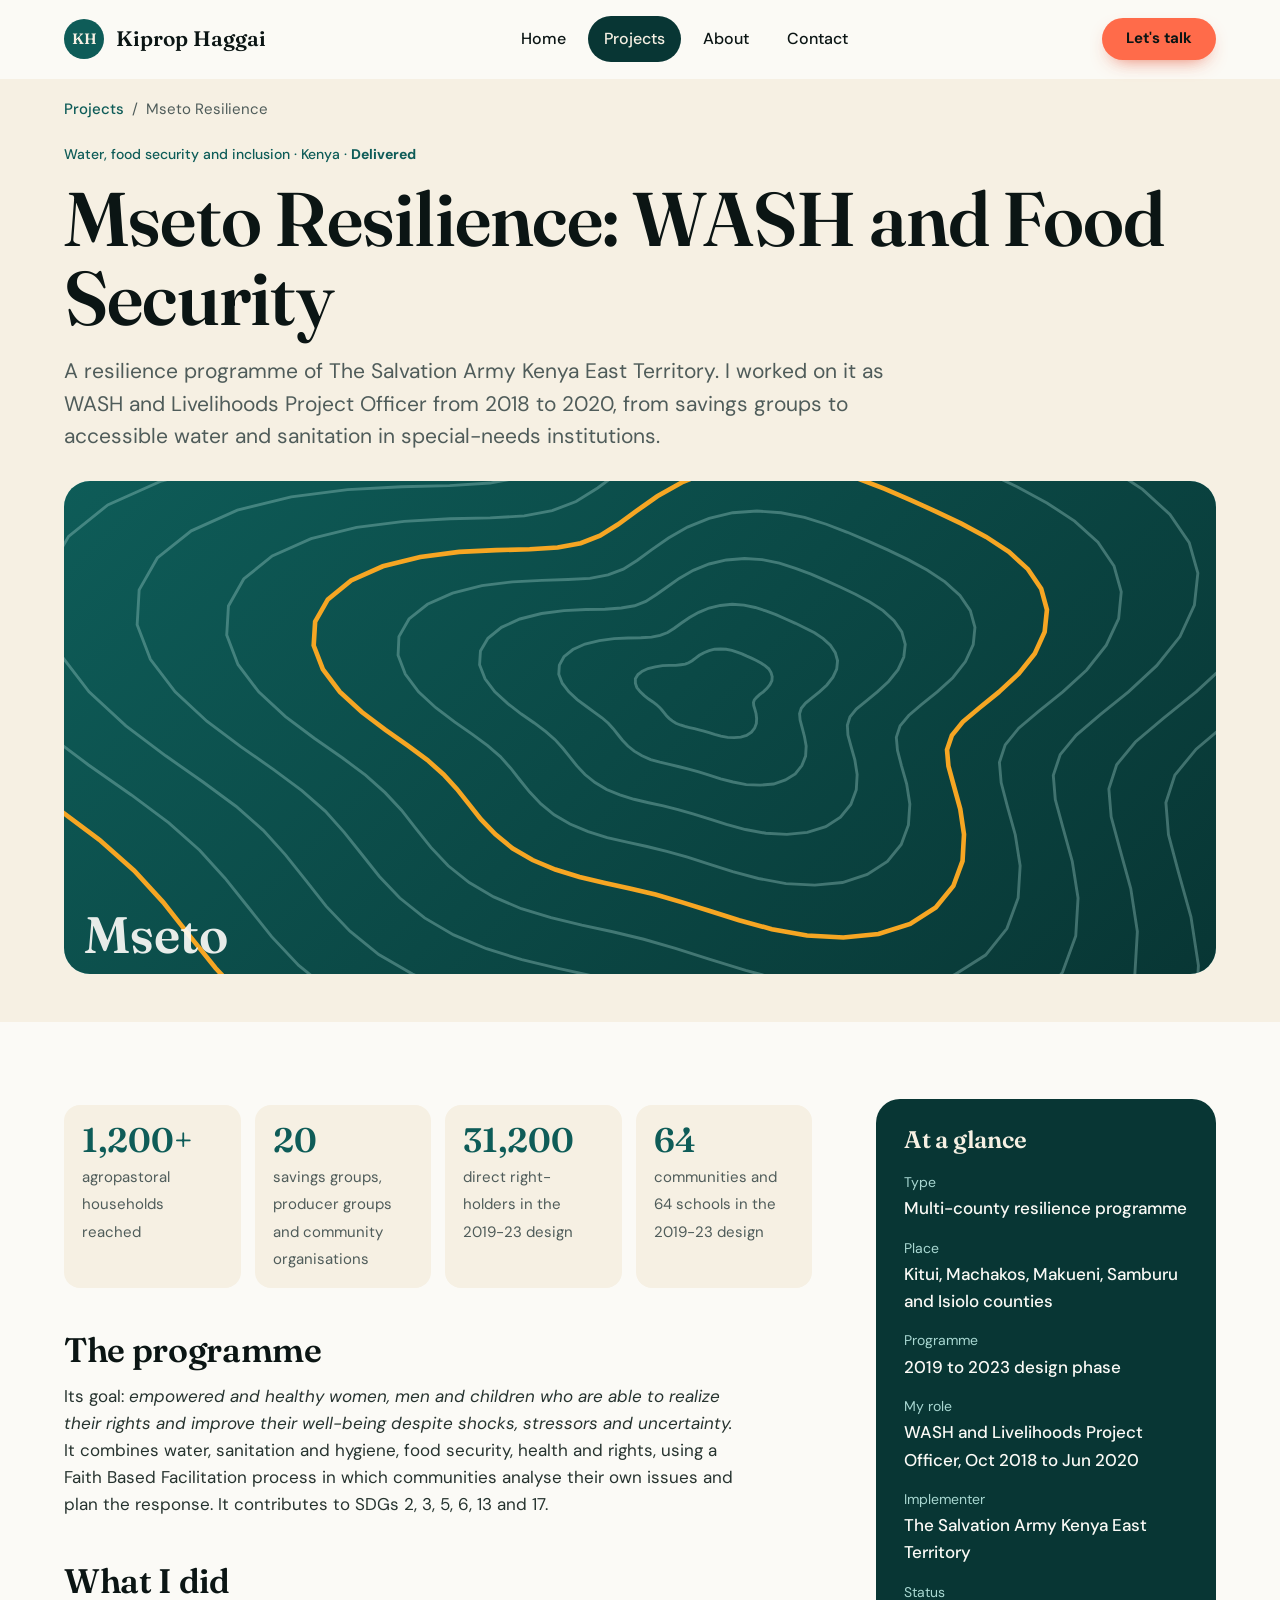
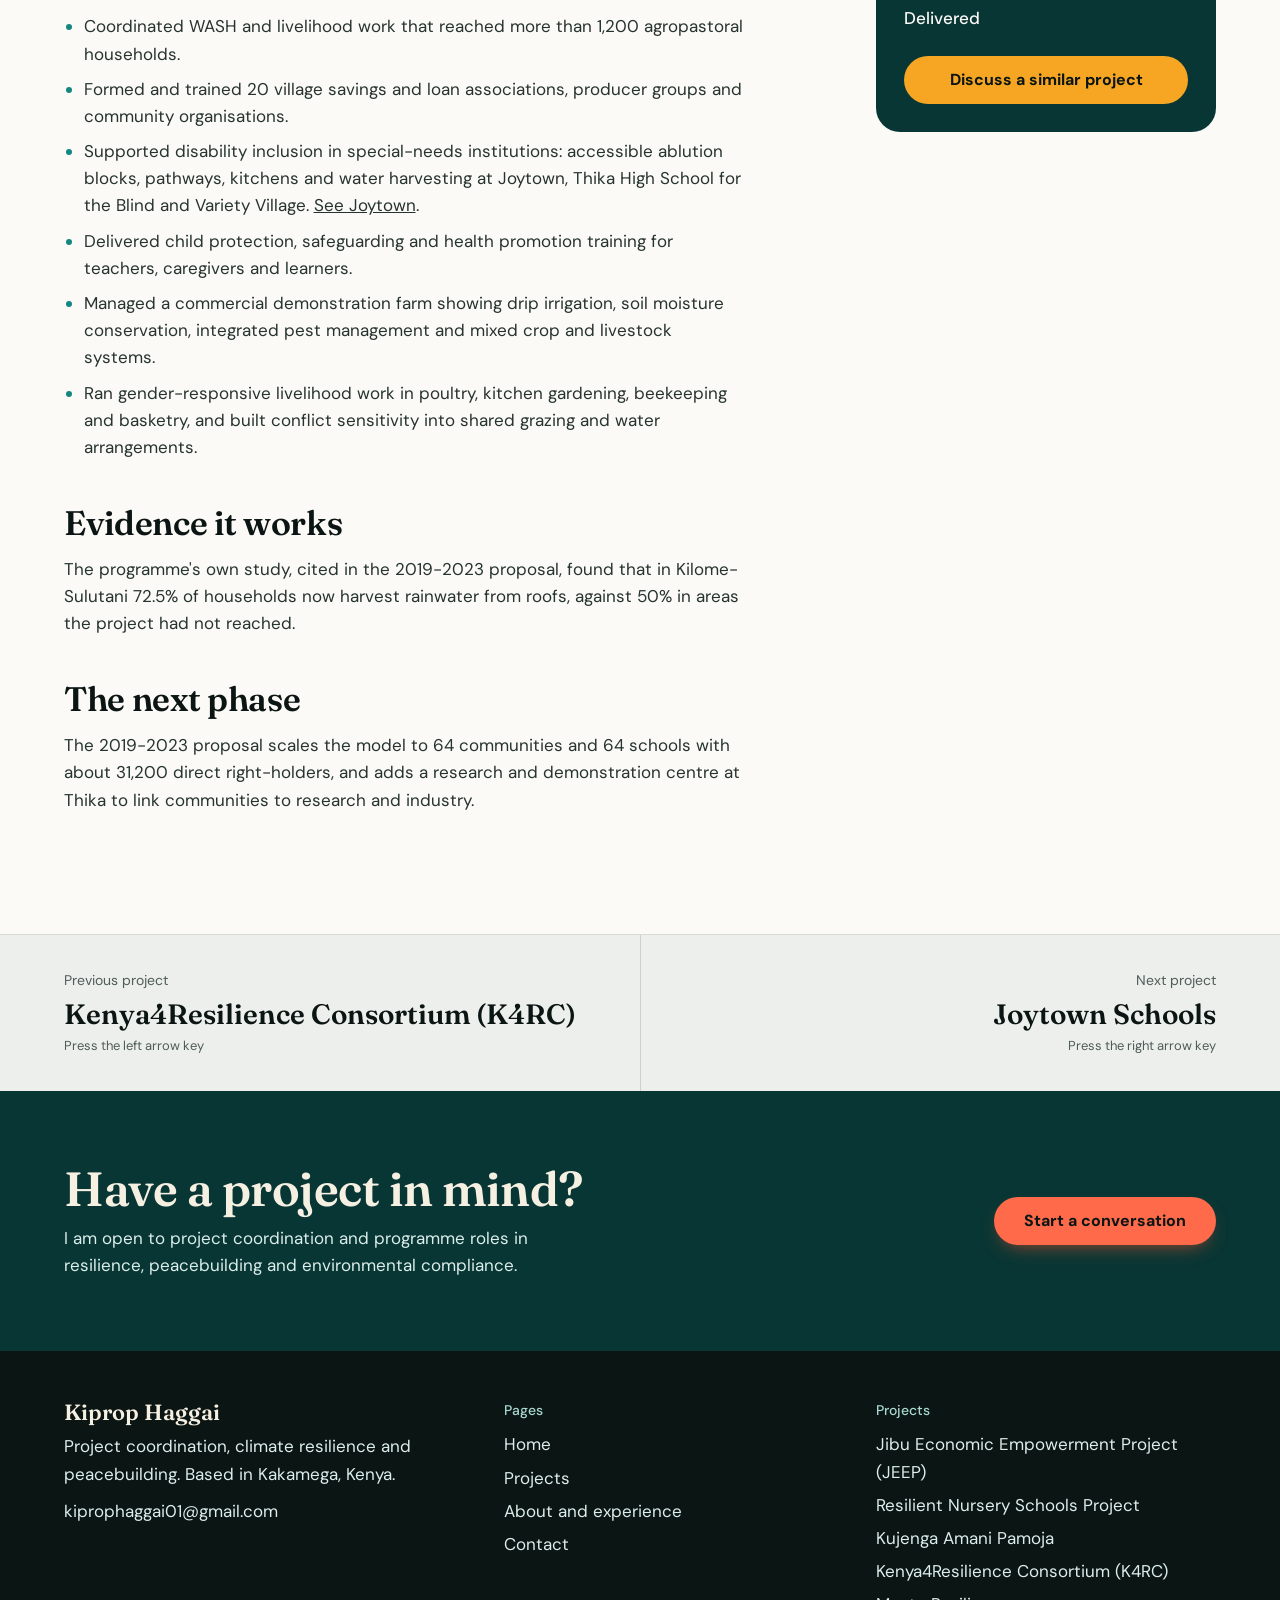
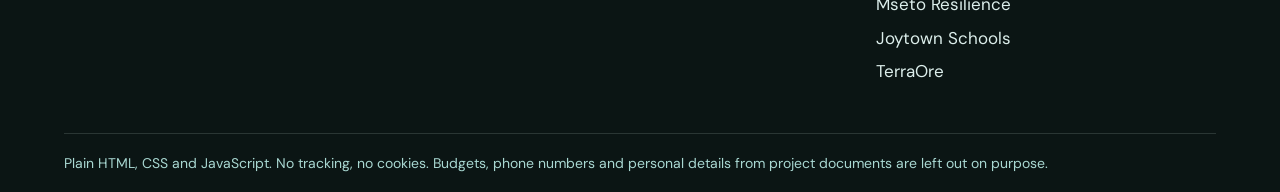
<file: projects/mseto.html>
<!doctype html>
<html lang="en" class="no-js">
<head>
<meta charset="utf-8">
<meta name="viewport" content="width=device-width,initial-scale=1">
<title>Mseto Resilience: WASH and Food Security · Kiprop Haggai</title>
<meta name="description" content="A resilience programme of The Salvation Army Kenya East Territory. I worked on it as WASH and Livelihoods Project Officer from 2018 to 2020, from savings groups to accessible water and sanitation in special-needs institutions.">
<meta name="theme-color" content="#083634">
<meta property="og:title" content="Mseto Resilience: WASH and Food Security · Kiprop Haggai">
<meta property="og:description" content="A resilience programme of The Salvation Army Kenya East Territory. I worked on it as WASH and Livelihoods Project Officer from 2018 to 2020, from savings groups to accessible water and sanitation in special-needs institutions.">
<meta property="og:type" content="website">
<link rel="icon" href="data:image/svg+xml,%3Csvg xmlns='http://www.w3.org/2000/svg' viewBox='0 0 32 32'%3E%3Ccircle cx='16' cy='16' r='16' fill='%230e5c58'/%3E%3Ctext x='16' y='21' font-size='14' font-family='Georgia' font-weight='700' text-anchor='middle' fill='%23f6f0e3'%3EKH%3C/text%3E%3C/svg%3E">
<link rel="preconnect" href="https://fonts.googleapis.com">
<link rel="preconnect" href="https://fonts.gstatic.com" crossorigin>
<link rel="stylesheet" href="https://fonts.googleapis.com/css2?family=DM+Sans:wght@400;500;700&family=Fraunces:opsz,wght@9..144,500;9..144,600&display=swap">
<link rel="stylesheet" href="../assets/css/site.css">
<script>document.documentElement.classList.remove('no-js')</script>
<script type="speculationrules">{"prerender":[{"where":{"href_matches":"/*"},"eagerness":"moderate"}]}</script>

</head>
<body>
<a class="skip" href="#main">Skip to content</a>
<header class="nav" id="nav"><div class="wrap nav-in">
<a class="brand" href="../index.html"><span class="mark" aria-hidden="true">KH</span>Kiprop Haggai</a>
<ul class="links"><li><a href="../index.html">Home</a></li><li><a href="../projects.html" aria-current="page">Projects</a></li><li><a href="../about.html">About</a></li><li><a href="../contact.html">Contact</a></li></ul>
<a class="btn coral sm" href="../contact.html">Let's talk</a>
<button class="menu-btn" id="menuBtn" type="button" aria-expanded="false" aria-controls="nav">Menu</button>
</div></header>
<div class="progress" id="progress" aria-hidden="true"></div>
<main id="main">
<section class="proj-hero"><div class="wrap">
<nav class="crumbs" aria-label="Breadcrumb"><a href="../projects.html">Projects</a><span aria-hidden="true">/</span><span>Mseto Resilience</span></nav>
<p class="tag" style="margin-top:22px">Water, food security and inclusion · Kenya · <b>Delivered</b></p>
<h1 style="view-transition-name:pt-mseto">Mseto Resilience: WASH and Food Security</h1>
<p class="lede">A resilience programme of The Salvation Army Kenya East Territory. I worked on it as WASH and Livelihoods Project Officer from 2018 to 2020, from savings groups to accessible water and sanitation in special-needs institutions.</p>
<div class="hero-media" style="view-transition-name:pj-mseto"><div class="cover cv-a"><svg viewBox="0 0 400 250" preserveAspectRatio="xMidYMid slice" aria-hidden="true" focusable="false"><path d="M242.8 112.5 L241.5 113.5 L240.5 114.4 L239.7 115.3 L239.4 116.2 L239.5 117.3 L239.9 118.6 L240.3 120.1 L240.5 121.8 L240.4 123.5 L239.8 125.1 L238.7 126.5 L237.0 127.6 L235.0 128.2 L232.7 128.4 L230.4 128.3 L228.1 127.9 L225.9 127.3 L224.0 126.7 L222.2 126.1 L220.5 125.7 L218.9 125.3 L217.2 124.9 L215.6 124.5 L214.0 124.0 L212.5 123.4 L211.2 122.6 L210.1 121.7 L209.2 120.8 L208.4 119.8 L207.6 118.8 L206.8 117.9 L205.7 116.9 L204.5 116.0 L203.0 115.0 L201.5 113.8 L200.1 112.5 L198.9 111.0 L198.4 109.5 L198.4 107.9 L199.3 106.5 L200.8 105.3 L202.8 104.4 L205.3 103.8 L207.8 103.4 L210.2 103.3 L212.4 103.3 L214.2 103.1 L215.7 102.9 L216.9 102.4 L218.1 101.7 L219.3 100.8 L220.6 99.8 L222.2 98.9 L224.0 98.2 L225.9 97.7 L227.9 97.6 L229.9 97.7 L231.9 98.1 L233.7 98.7 L235.4 99.3 L237.1 100.1 L238.7 100.8 L240.4 101.6 L242.0 102.5 L243.4 103.4 L244.7 104.5 L245.5 105.8 L245.9 107.2 L245.8 108.6 L245.1 110.0 L244.1 111.3 L242.8 112.5Z" fill="none" stroke="#a9d8d2" stroke-width="1" opacity="0.35"/><path d="M262.3 112.5 L259.7 114.6 L257.5 116.4 L256.0 118.2 L255.4 120.1 L255.6 122.3 L256.3 124.9 L257.1 128.0 L257.7 131.3 L257.5 134.8 L256.2 138.1 L253.9 141.0 L250.5 143.1 L246.4 144.5 L241.7 144.9 L236.9 144.7 L232.3 143.8 L228.0 142.7 L224.0 141.4 L220.4 140.3 L216.9 139.3 L213.6 138.5 L210.2 137.7 L206.9 136.9 L203.7 136.0 L200.7 134.7 L198.0 133.1 L195.8 131.3 L193.9 129.3 L192.3 127.3 L190.7 125.3 L189.0 123.4 L186.8 121.5 L184.2 119.6 L181.3 117.5 L178.2 115.2 L175.3 112.5 L173.0 109.5 L171.8 106.4 L172.0 103.2 L173.6 100.3 L176.7 97.8 L180.9 95.9 L185.9 94.7 L191.0 94.0 L195.9 93.8 L200.3 93.7 L204.0 93.5 L207.0 92.9 L209.6 91.9 L211.9 90.4 L214.4 88.6 L217.2 86.7 L220.4 84.9 L224.0 83.4 L227.9 82.5 L232.0 82.1 L236.1 82.4 L240.0 83.2 L243.7 84.4 L247.2 85.7 L250.6 87.2 L254.0 88.7 L257.3 90.3 L260.6 92.0 L263.6 94.0 L266.1 96.3 L267.8 98.9 L268.6 101.7 L268.3 104.6 L267.0 107.4 L264.9 110.1 L262.3 112.5Z" fill="none" stroke="#a9d8d2" stroke-width="1" opacity="0.35"/><path d="M282.4 112.5 L278.5 115.7 L275.1 118.5 L272.9 121.2 L272.0 124.1 L272.2 127.5 L273.3 131.5 L274.6 136.1 L275.4 141.2 L275.1 146.5 L273.2 151.6 L269.6 156.0 L264.5 159.3 L258.1 161.3 L251.0 162.0 L243.7 161.6 L236.6 160.3 L230.0 158.5 L224.0 156.6 L218.4 154.9 L213.2 153.4 L208.1 152.1 L203.0 151.0 L197.9 149.8 L193.0 148.3 L188.4 146.4 L184.4 144.0 L180.9 141.2 L178.1 138.2 L175.6 135.1 L173.2 132.1 L170.5 129.1 L167.3 126.3 L163.3 123.3 L158.8 120.2 L154.1 116.6 L149.6 112.5 L146.2 108.0 L144.3 103.1 L144.6 98.3 L147.2 93.9 L151.9 90.1 L158.3 87.2 L165.8 85.3 L173.6 84.3 L181.2 83.9 L187.8 83.8 L193.5 83.4 L198.1 82.6 L202.0 81.1 L205.6 78.8 L209.4 76.1 L213.6 73.1 L218.5 70.3 L224.0 68.1 L230.0 66.7 L236.3 66.2 L242.4 66.6 L248.4 67.8 L254.0 69.6 L259.4 71.6 L264.6 73.9 L269.7 76.2 L274.8 78.6 L279.8 81.3 L284.4 84.3 L288.2 87.8 L290.9 91.7 L292.1 96.0 L291.6 100.4 L289.6 104.8 L286.3 108.9 L282.4 112.5Z" fill="none" stroke="#a9d8d2" stroke-width="1" opacity="0.35"/><path d="M303.2 112.5 L297.9 116.8 L293.3 120.7 L290.3 124.3 L289.0 128.3 L289.4 132.8 L290.8 138.2 L292.6 144.5 L293.7 151.5 L293.2 158.7 L290.7 165.5 L285.9 171.4 L278.9 175.9 L270.3 178.7 L260.7 179.6 L250.7 179.1 L241.1 177.3 L232.2 174.9 L224.0 172.3 L216.5 169.9 L209.3 167.9 L202.4 166.2 L195.5 164.7 L188.6 163.1 L182.0 161.0 L175.7 158.4 L170.2 155.2 L165.6 151.4 L161.7 147.3 L158.3 143.1 L155.1 139.0 L151.5 135.0 L147.1 131.2 L141.7 127.2 L135.6 122.9 L129.1 118.0 L123.1 112.5 L118.5 106.3 L116.0 99.8 L116.3 93.3 L119.8 87.2 L126.2 82.1 L134.9 78.2 L145.1 75.6 L155.7 74.3 L165.9 73.8 L175.0 73.5 L182.6 73.1 L188.9 71.9 L194.2 69.9 L199.1 66.8 L204.1 63.1 L209.9 59.1 L216.5 55.3 L224.0 52.3 L232.2 50.3 L240.6 49.7 L249.0 50.3 L257.1 51.9 L264.7 54.3 L272.0 57.1 L279.0 60.1 L286.0 63.2 L292.9 66.5 L299.7 70.2 L305.9 74.3 L311.1 79.0 L314.7 84.3 L316.3 90.1 L315.7 96.1 L313.0 102.0 L308.6 107.6 L303.2 112.5Z" fill="none" stroke="#a9d8d2" stroke-width="1" opacity="0.35"/><path d="M324.7 112.5 L317.9 118.0 L312.1 122.9 L308.3 127.6 L306.6 132.6 L307.1 138.3 L309.0 145.2 L311.2 153.2 L312.5 162.0 L312.0 171.2 L308.8 179.9 L302.7 187.4 L293.8 193.1 L282.8 196.6 L270.6 197.8 L258.0 197.1 L245.8 194.9 L234.4 191.8 L224.0 188.5 L214.4 185.5 L205.4 182.9 L196.5 180.8 L187.8 178.9 L179.0 176.8 L170.6 174.2 L162.7 170.9 L155.7 166.8 L149.8 162.0 L144.8 156.8 L140.6 151.5 L136.4 146.2 L131.8 141.2 L126.2 136.2 L119.4 131.2 L111.6 125.7 L103.4 119.5 L95.8 112.5 L89.9 104.7 L86.7 96.4 L87.2 88.1 L91.6 80.4 L99.7 73.8 L110.7 68.9 L123.7 65.7 L137.2 63.9 L150.1 63.3 L161.7 63.0 L171.4 62.4 L179.4 60.9 L186.1 58.3 L192.3 54.4 L198.8 49.7 L206.0 44.6 L214.5 39.8 L224.0 35.9 L234.4 33.5 L245.1 32.7 L255.8 33.4 L266.0 35.5 L275.8 38.5 L285.0 42.0 L294.0 45.9 L302.8 49.9 L311.6 54.1 L320.2 58.7 L328.1 63.9 L334.7 69.9 L339.3 76.7 L341.3 84.0 L340.5 91.7 L337.1 99.2 L331.5 106.2 L324.7 112.5Z" fill="none" stroke="#f6a623" stroke-width="1.6" opacity="1"/><path d="M346.8 112.5 L338.5 119.2 L331.5 125.1 L326.8 130.9 L324.8 137.0 L325.4 144.0 L327.6 152.4 L330.3 162.1 L332.0 172.9 L331.3 184.1 L327.4 194.7 L320.0 203.9 L309.1 210.8 L295.8 215.1 L280.8 216.6 L265.5 215.7 L250.6 213.0 L236.7 209.2 L224.0 205.3 L212.3 201.6 L201.3 198.4 L190.5 195.8 L179.8 193.5 L169.1 190.9 L158.8 187.8 L149.2 183.7 L140.7 178.7 L133.4 172.9 L127.4 166.5 L122.2 160.0 L117.2 153.6 L111.5 147.5 L104.7 141.4 L96.5 135.3 L86.9 128.6 L76.9 121.1 L67.6 112.5 L60.4 103.0 L56.5 92.8 L57.1 82.7 L62.4 73.3 L72.3 65.3 L85.8 59.3 L101.6 55.4 L118.1 53.3 L133.9 52.4 L148.0 52.1 L159.8 51.4 L169.5 49.6 L177.8 46.4 L185.3 41.7 L193.2 35.9 L202.1 29.7 L212.4 23.8 L224.0 19.1 L236.6 16.1 L249.8 15.1 L262.8 16.0 L275.3 18.6 L287.1 22.2 L298.4 26.6 L309.3 31.2 L320.1 36.1 L330.9 41.3 L341.3 46.9 L350.9 53.2 L359.0 60.5 L364.6 68.8 L367.1 77.8 L366.2 87.1 L361.9 96.3 L355.1 104.9 L346.8 112.5Z" fill="none" stroke="#a9d8d2" stroke-width="1" opacity="0.35"/><path d="M369.6 112.5 L359.8 120.4 L351.5 127.5 L345.9 134.3 L343.5 141.5 L344.2 149.9 L346.9 159.8 L350.1 171.4 L352.1 184.1 L351.3 197.3 L346.7 209.9 L337.8 220.8 L325.0 229.1 L309.1 234.1 L291.4 235.9 L273.2 234.8 L255.5 231.6 L239.1 227.2 L224.0 222.5 L210.1 218.1 L197.1 214.4 L184.3 211.3 L171.6 208.5 L159.0 205.5 L146.7 201.7 L135.3 196.9 L125.2 191.0 L116.6 184.1 L109.5 176.6 L103.3 168.8 L97.3 161.3 L90.7 153.9 L82.6 146.8 L72.8 139.5 L61.5 131.6 L49.6 122.7 L38.6 112.5 L30.0 101.2 L25.4 89.2 L26.1 77.1 L32.4 66.0 L44.2 56.6 L60.2 49.4 L78.9 44.8 L98.5 42.3 L117.2 41.3 L133.9 40.9 L147.9 40.0 L159.4 37.9 L169.2 34.1 L178.2 28.5 L187.5 21.7 L198.0 14.3 L210.2 7.3 L224.0 1.8 L239.0 -1.8 L254.5 -3.0 L270.0 -1.9 L284.8 1.1 L298.9 5.5 L312.2 10.6 L325.2 16.2 L338.0 21.9 L350.7 28.0 L363.1 34.7 L374.5 42.2 L384.0 50.9 L390.7 60.7 L393.7 71.3 L392.5 82.4 L387.5 93.3 L379.4 103.4 L369.6 112.5Z" fill="none" stroke="#a9d8d2" stroke-width="1" opacity="0.35"/><path d="M393.1 112.5 L381.7 121.7 L372.0 129.9 L365.5 137.8 L362.8 146.2 L363.6 155.9 L366.7 167.4 L370.4 180.8 L372.7 195.7 L371.8 211.0 L366.4 225.6 L356.1 238.3 L341.2 247.9 L322.8 253.7 L302.2 255.8 L281.1 254.5 L260.6 250.8 L241.5 245.7 L224.0 240.2 L207.9 235.1 L192.7 230.8 L177.9 227.2 L163.1 224.0 L148.5 220.5 L134.3 216.1 L121.0 210.5 L109.3 203.7 L99.3 195.6 L91.0 186.9 L83.9 177.9 L76.9 169.1 L69.2 160.6 L59.8 152.3 L48.4 143.9 L35.3 134.7 L21.5 124.3 L8.7 112.5 L-1.3 99.4 L-6.5 85.4 L-5.8 71.5 L1.6 58.5 L15.2 47.6 L33.8 39.3 L55.5 33.8 L78.2 31.0 L100.0 29.8 L119.3 29.3 L135.6 28.4 L149.0 25.9 L160.3 21.5 L170.8 15.0 L181.6 7.0 L193.8 -1.5 L208.0 -9.6 L224.0 -16.1 L241.4 -20.2 L259.5 -21.6 L277.4 -20.3 L294.6 -16.8 L310.9 -11.8 L326.5 -5.8 L341.5 0.6 L356.3 7.3 L371.1 14.4 L385.5 22.2 L398.7 30.9 L409.8 41.0 L417.6 52.3 L421.0 64.7 L419.7 77.5 L413.9 90.2 L404.5 102.0 L393.1 112.5Z" fill="none" stroke="#a9d8d2" stroke-width="1" opacity="0.35"/><path d="M417.2 112.5 L404.2 123.0 L393.1 132.4 L385.7 141.4 L382.6 151.0 L383.5 162.1 L387.0 175.3 L391.3 190.6 L393.9 207.5 L392.9 225.1 L386.7 241.8 L375.0 256.2 L357.9 267.2 L336.9 273.9 L313.4 276.3 L289.2 274.8 L265.8 270.6 L244.0 264.7 L224.0 258.4 L205.6 252.6 L188.2 247.7 L171.3 243.6 L154.5 239.9 L137.7 235.9 L121.5 230.9 L106.3 224.5 L92.9 216.7 L81.5 207.5 L72.1 197.5 L63.9 187.2 L55.9 177.2 L47.1 167.5 L36.4 158.0 L23.4 148.3 L8.4 137.8 L-7.3 126.0 L-22.0 112.5 L-33.4 97.5 L-39.4 81.5 L-38.6 65.6 L-30.2 50.8 L-14.6 38.3 L6.6 28.8 L31.5 22.6 L57.4 19.3 L82.3 18.0 L104.4 17.5 L123.0 16.4 L138.3 13.6 L151.3 8.5 L163.2 1.1 L175.6 -8.0 L189.5 -17.8 L205.7 -27.0 L224.0 -34.4 L243.9 -39.1 L264.5 -40.7 L285.0 -39.3 L304.7 -35.3 L323.3 -29.5 L341.1 -22.7 L358.3 -15.3 L375.2 -7.7 L392.1 0.4 L408.5 9.3 L423.7 19.3 L436.3 30.8 L445.2 43.7 L449.1 57.9 L447.6 72.6 L441.0 87.0 L430.2 100.5 L417.2 112.5Z" fill="none" stroke="#a9d8d2" stroke-width="1" opacity="0.35"/><path d="M442.0 112.5 L427.3 124.4 L414.8 134.9 L406.4 145.1 L402.9 155.9 L403.9 168.4 L408.0 183.3 L412.7 200.6 L415.7 219.7 L414.5 239.5 L407.6 258.4 L394.3 274.7 L375.1 287.0 L351.4 294.6 L324.9 297.3 L297.6 295.6 L271.2 290.8 L246.5 284.2 L224.0 277.1 L203.3 270.6 L183.7 265.0 L164.6 260.4 L145.5 256.2 L126.6 251.7 L108.3 246.1 L91.2 238.9 L76.1 230.0 L63.2 219.7 L52.6 208.4 L43.3 196.8 L34.4 185.5 L24.4 174.6 L12.3 163.9 L-2.4 152.9 L-19.3 141.1 L-37.0 127.7 L-53.6 112.5 L-66.4 95.6 L-73.2 77.6 L-72.3 59.6 L-62.8 42.9 L-45.2 28.8 L-21.2 18.1 L6.8 11.1 L36.1 7.4 L64.1 5.9 L89.1 5.3 L110.1 4.0 L127.3 0.9 L141.9 -4.9 L155.4 -13.2 L169.3 -23.5 L185.1 -34.5 L203.3 -44.9 L224.0 -53.3 L246.5 -58.6 L269.7 -60.4 L292.8 -58.7 L315.0 -54.3 L336.1 -47.7 L356.1 -40.0 L375.5 -31.7 L394.6 -23.1 L413.7 -14.0 L432.2 -4.0 L449.3 7.3 L463.6 20.3 L473.6 34.9 L478.0 50.9 L476.3 67.4 L468.8 83.7 L456.7 98.9 L442.0 112.5Z" fill="none" stroke="#f6a623" stroke-width="1.6" opacity="1"/></svg><span class="glyph">Mseto</span></div></div>
</div></section>
<div class="wrap pbody">
<div class="story">
<div class="metrics reveal" style="margin-bottom:44px"><div class="metric"><b>1,200+</b><span>agropastoral households reached</span></div><div class="metric"><b>20</b><span>savings groups, producer groups and community organisations</span></div><div class="metric"><b>31,200</b><span>direct right-holders in the 2019-23 design</span></div><div class="metric"><b>64</b><span>communities and 64 schools in the 2019-23 design</span></div></div>
<section class="reveal"><h2>The programme</h2><p>Its goal: <i>empowered and healthy women, men and children who are able to realize their rights and improve their well-being despite shocks, stressors and uncertainty.</i> It combines water, sanitation and hygiene, food security, health and rights, using a Faith Based Facilitation process in which communities analyse their own issues and plan the response. It contributes to SDGs 2, 3, 5, 6, 13 and 17.</p></section><section class="reveal"><h2>What I did</h2><ul><li>Coordinated WASH and livelihood work that reached more than 1,200 agropastoral households.</li><li>Formed and trained 20 village savings and loan associations, producer groups and community organisations.</li><li>Supported disability inclusion in special-needs institutions: accessible ablution blocks, pathways, kitchens and water harvesting at Joytown, Thika High School for the Blind and Variety Village. <a href="joytown.html">See Joytown</a>.</li><li>Delivered child protection, safeguarding and health promotion training for teachers, caregivers and learners.</li><li>Managed a commercial demonstration farm showing drip irrigation, soil moisture conservation, integrated pest management and mixed crop and livestock systems.</li><li>Ran gender-responsive livelihood work in poultry, kitchen gardening, beekeeping and basketry, and built conflict sensitivity into shared grazing and water arrangements.</li></ul></section><section class="reveal"><h2>Evidence it works</h2><p>The programme's own study, cited in the 2019-2023 proposal, found that in Kilome-Sulutani 72.5% of households now harvest rainwater from roofs, against 50% in areas the project had not reached.</p></section><section class="reveal"><h2>The next phase</h2><p>The 2019-2023 proposal scales the model to 64 communities and 64 schools with about 31,200 direct right-holders, and adds a research and demonstration centre at Thika to link communities to research and industry.</p></section>
</div>
<aside class="facts" aria-label="At a glance"><h2>At a glance</h2><dl style="display:grid;gap:14px;margin:0"><div><dt>Type</dt><dd>Multi-county resilience programme</dd></div><div><dt>Place</dt><dd>Kitui, Machakos, Makueni, Samburu and Isiolo counties</dd></div><div><dt>Programme</dt><dd>2019 to 2023 design phase</dd></div><div><dt>My role</dt><dd>WASH and Livelihoods Project Officer, Oct 2018 to Jun 2020</dd></div><div><dt>Implementer</dt><dd>The Salvation Army Kenya East Territory</dd></div><div><dt>Status</dt><dd>Delivered</dd></div></dl><a class="btn amber" href="../contact.html">Discuss a similar project</a></aside>
</div>
<nav class="pn" aria-label="More projects">
<a class="prev" href="k4rc.html" rel="prev"><small>Previous project</small><b>Kenya4Resilience Consortium (K4RC)</b><span class="hint">Press the left arrow key</span></a>
<a class="next" href="joytown.html" rel="next"><small>Next project</small><b>Joytown Schools</b><span class="hint">Press the right arrow key</span></a>
</nav>
<section class="band"><div class="wrap band-in"><div><h2>Have a project in mind?</h2><p>I am open to project coordination and programme roles in resilience, peacebuilding and environmental compliance.</p></div><a class="btn coral" href="../contact.html">Start a conversation</a></div></section>
</main>
<dialog class="lb" id="lb" aria-label="Photo viewer"><img alt=""><button class="btn amber sm x" type="button" onclick="this.closest('dialog').close()">Close</button></dialog>
<footer class="site"><div class="wrap">
<div class="foot">
<div><b>Kiprop Haggai</b><p>Project coordination, climate resilience and peacebuilding. Based in Kakamega, Kenya.</p><p style="margin-top:10px"><a href="mailto:kiprophaggai01@gmail.com">kiprophaggai01@gmail.com</a></p></div>
<div><h4>Pages</h4><ul><li><a href="../index.html">Home</a></li><li><a href="../projects.html">Projects</a></li><li><a href="../about.html">About and experience</a></li><li><a href="../contact.html">Contact</a></li></ul></div>
<div><h4>Projects</h4><ul><li><a href="../projects/jeep.html">Jibu Economic Empowerment Project (JEEP)</a></li><li><a href="../projects/nursery-schools.html">Resilient Nursery Schools Project</a></li><li><a href="../projects/kujenga-amani.html">Kujenga Amani Pamoja</a></li><li><a href="../projects/k4rc.html">Kenya4Resilience Consortium (K4RC)</a></li><li><a href="../projects/mseto.html">Mseto Resilience</a></li><li><a href="../projects/joytown.html">Joytown Schools</a></li><li><a href="../projects/terraore.html">TerraOre</a></li></ul></div>
</div>
<div class="legal">Plain HTML, CSS and JavaScript. No tracking, no cookies. Budgets, phone numbers and personal details from project documents are left out on purpose.</div>
</div></footer>
<script src="../assets/js/site.js" defer></script>
</body>
</html>
</file>
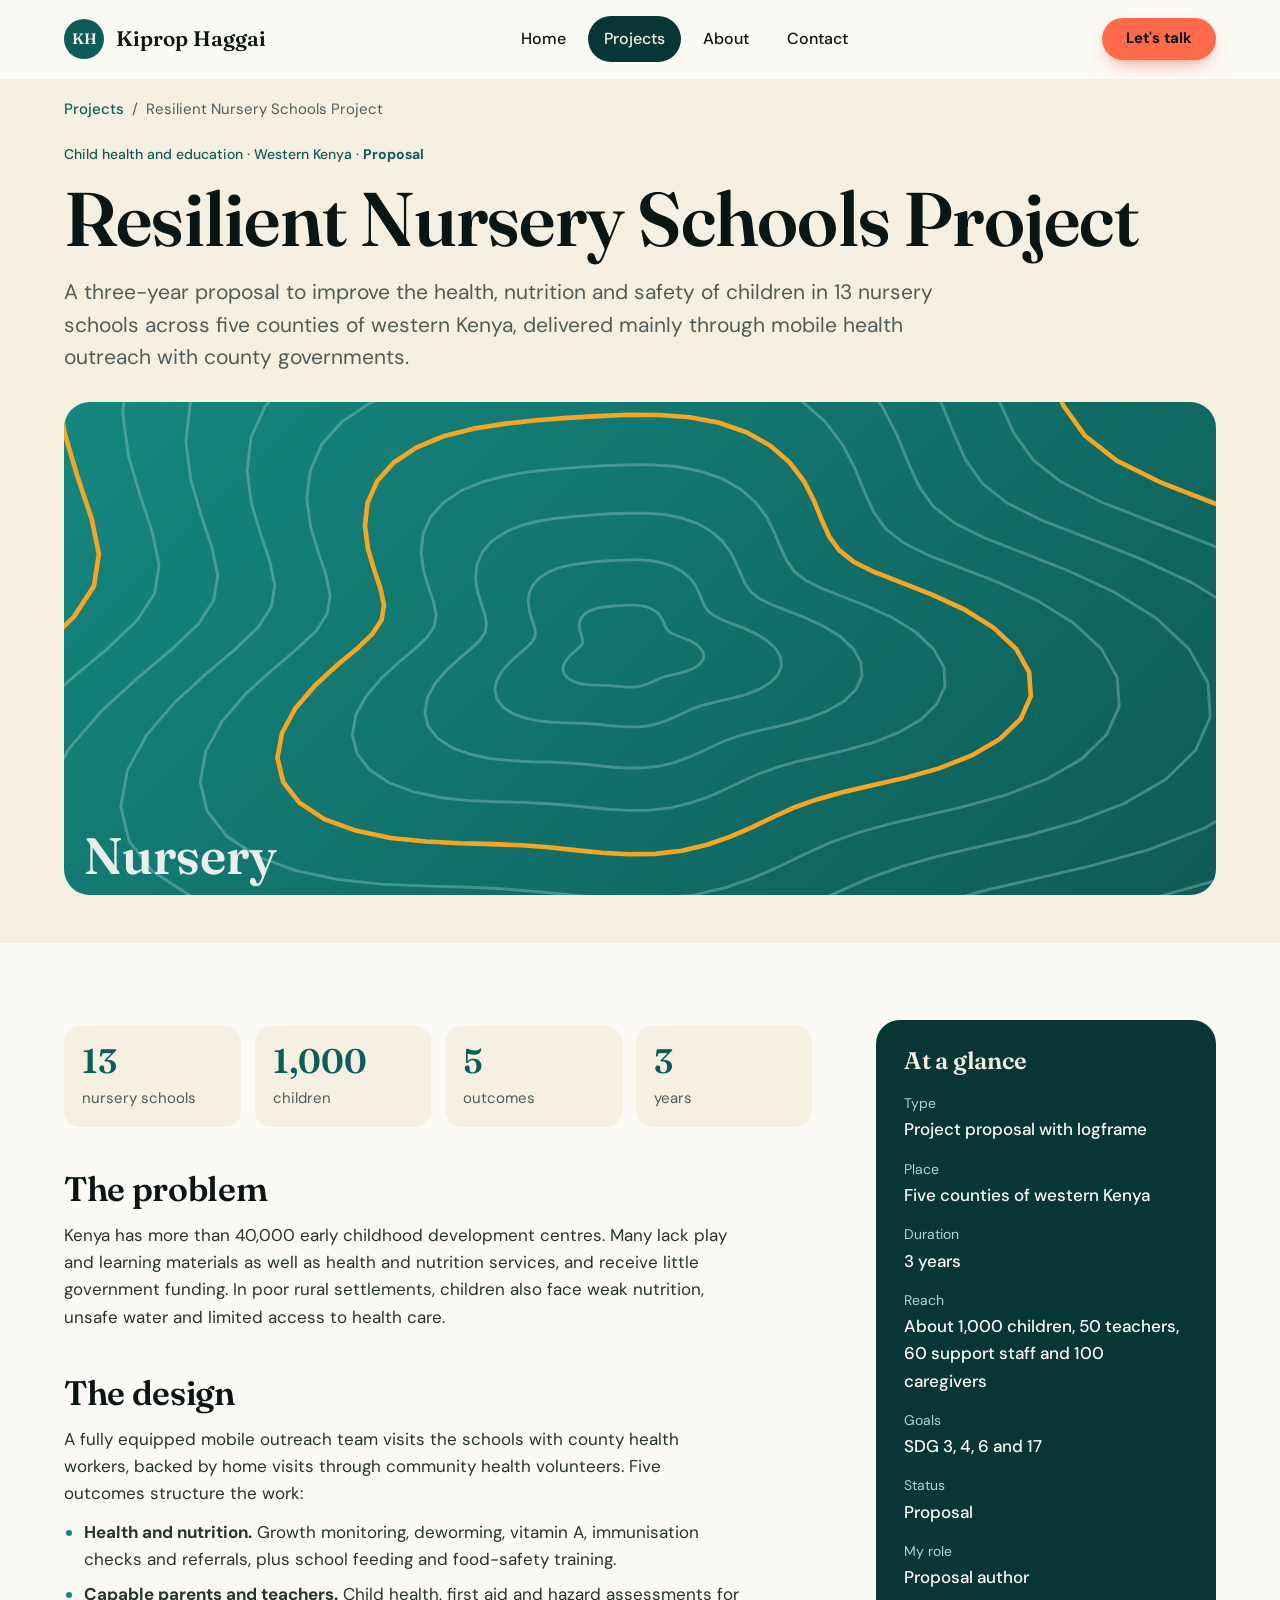
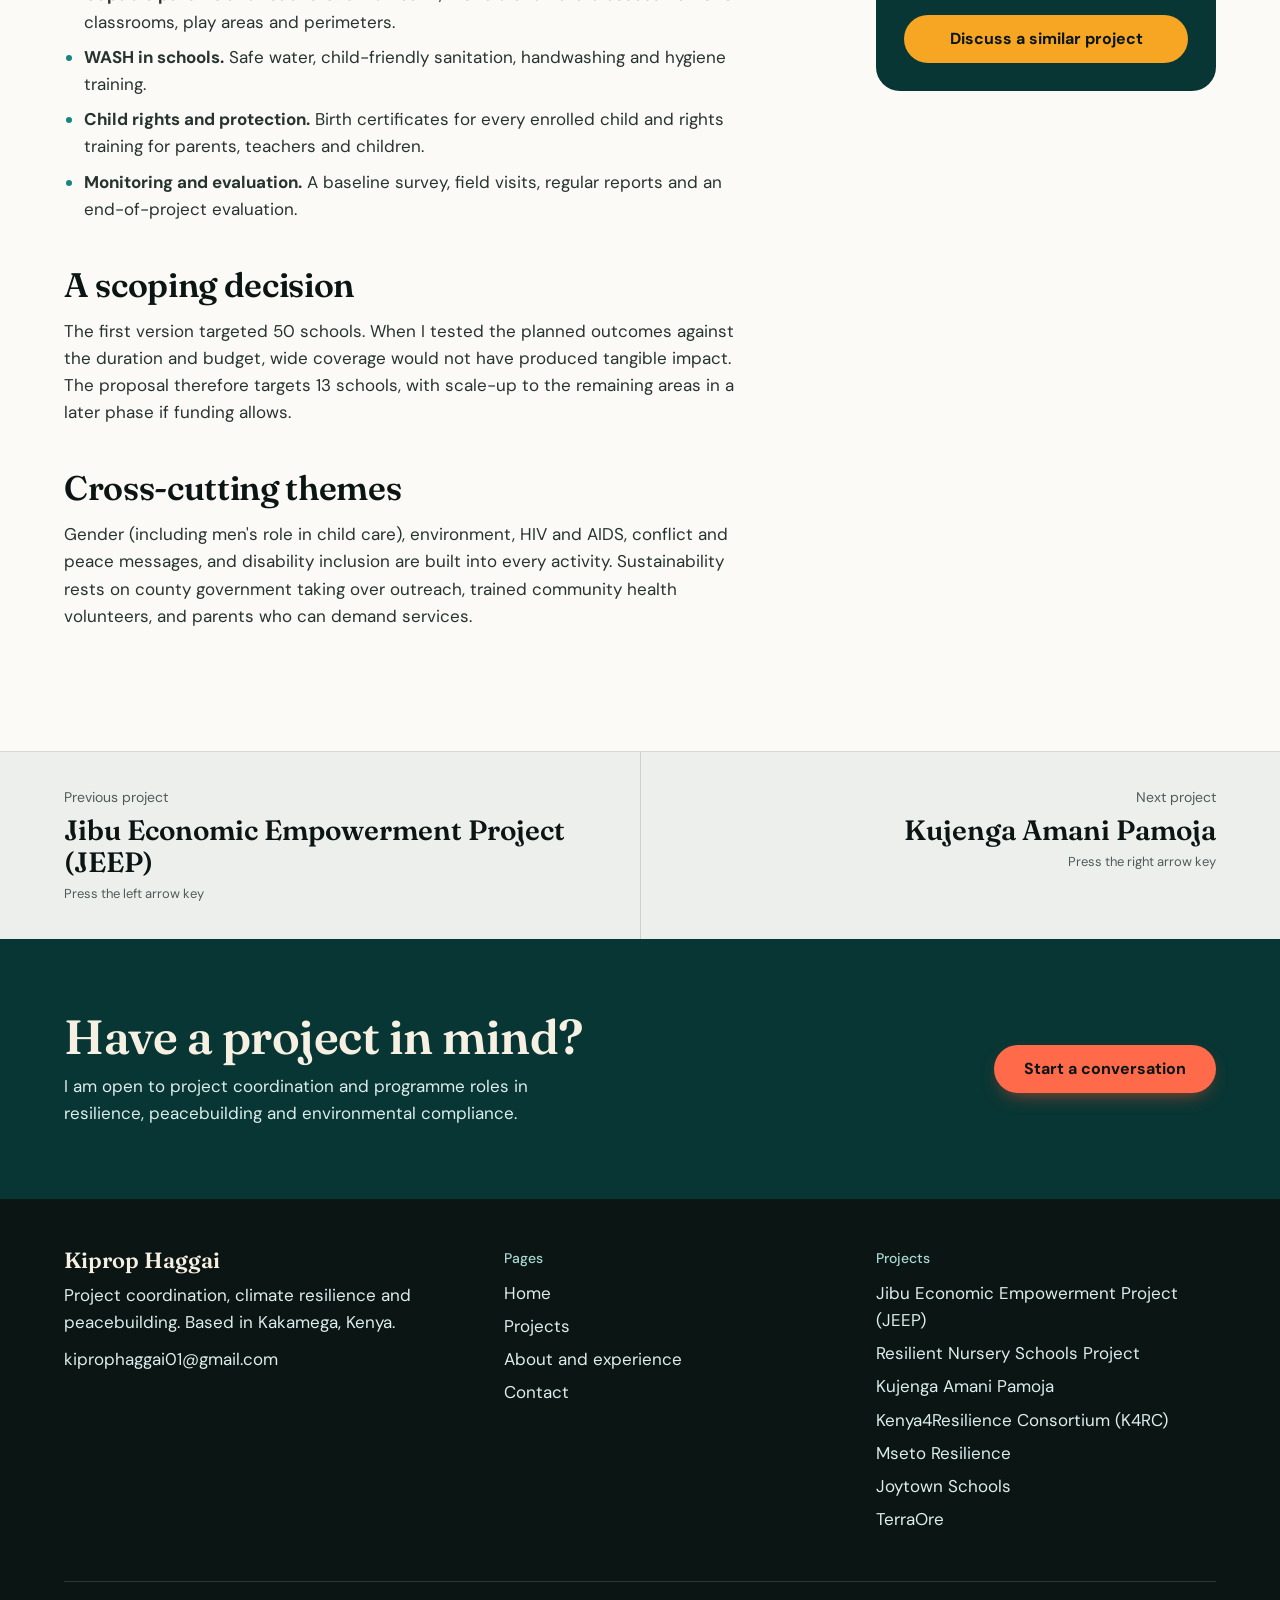
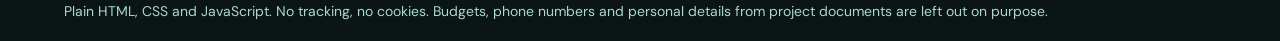
<file: projects/nursery-schools.html>
<!doctype html>
<html lang="en" class="no-js">
<head>
<meta charset="utf-8">
<meta name="viewport" content="width=device-width,initial-scale=1">
<title>Resilient Nursery Schools Project · Kiprop Haggai</title>
<meta name="description" content="A three-year proposal to improve the health, nutrition and safety of children in 13 nursery schools across five counties of western Kenya, delivered mainly through mobile health outreach with county governments.">
<meta name="theme-color" content="#083634">
<meta property="og:title" content="Resilient Nursery Schools Project · Kiprop Haggai">
<meta property="og:description" content="A three-year proposal to improve the health, nutrition and safety of children in 13 nursery schools across five counties of western Kenya, delivered mainly through mobile health outreach with county governments.">
<meta property="og:type" content="website">
<link rel="icon" href="data:image/svg+xml,%3Csvg xmlns='http://www.w3.org/2000/svg' viewBox='0 0 32 32'%3E%3Ccircle cx='16' cy='16' r='16' fill='%230e5c58'/%3E%3Ctext x='16' y='21' font-size='14' font-family='Georgia' font-weight='700' text-anchor='middle' fill='%23f6f0e3'%3EKH%3C/text%3E%3C/svg%3E">
<link rel="preconnect" href="https://fonts.googleapis.com">
<link rel="preconnect" href="https://fonts.gstatic.com" crossorigin>
<link rel="stylesheet" href="https://fonts.googleapis.com/css2?family=DM+Sans:wght@400;500;700&family=Fraunces:opsz,wght@9..144,500;9..144,600&display=swap">
<link rel="stylesheet" href="../assets/css/site.css">
<script>document.documentElement.classList.remove('no-js')</script>
<script type="speculationrules">{"prerender":[{"where":{"href_matches":"/*"},"eagerness":"moderate"}]}</script>

</head>
<body>
<a class="skip" href="#main">Skip to content</a>
<header class="nav" id="nav"><div class="wrap nav-in">
<a class="brand" href="../index.html"><span class="mark" aria-hidden="true">KH</span>Kiprop Haggai</a>
<ul class="links"><li><a href="../index.html">Home</a></li><li><a href="../projects.html" aria-current="page">Projects</a></li><li><a href="../about.html">About</a></li><li><a href="../contact.html">Contact</a></li></ul>
<a class="btn coral sm" href="../contact.html">Let's talk</a>
<button class="menu-btn" id="menuBtn" type="button" aria-expanded="false" aria-controls="nav">Menu</button>
</div></header>
<div class="progress" id="progress" aria-hidden="true"></div>
<main id="main">
<section class="proj-hero"><div class="wrap">
<nav class="crumbs" aria-label="Breadcrumb"><a href="../projects.html">Projects</a><span aria-hidden="true">/</span><span>Resilient Nursery Schools Project</span></nav>
<p class="tag" style="margin-top:22px">Child health and education · Western Kenya · <b>Proposal</b></p>
<h1 style="view-transition-name:pt-nursery-schools">Resilient Nursery Schools Project</h1>
<p class="lede">A three-year proposal to improve the health, nutrition and safety of children in 13 nursery schools across five counties of western Kenya, delivered mainly through mobile health outreach with county governments.</p>
<div class="hero-media" style="view-transition-name:pj-nursery-schools"><div class="cover cv-b"><svg viewBox="0 0 400 250" preserveAspectRatio="xMidYMid slice" aria-hidden="true" focusable="false"><path d="M221.1 125.0 L222.0 126.5 L222.1 128.1 L221.4 129.5 L220.1 130.8 L218.3 131.9 L216.1 132.7 L213.9 133.4 L211.8 133.9 L209.9 134.3 L208.3 134.7 L206.8 135.3 L205.4 135.9 L204.1 136.5 L202.6 137.2 L201.1 137.7 L199.5 138.1 L197.7 138.3 L196.0 138.3 L194.3 138.2 L192.5 138.0 L190.8 137.9 L189.0 137.7 L187.1 137.7 L185.1 137.6 L182.9 137.5 L180.6 137.3 L178.3 136.8 L176.3 136.0 L174.7 135.0 L173.6 133.6 L173.2 132.1 L173.5 130.5 L174.4 128.9 L175.7 127.4 L177.1 126.1 L178.4 125.0 L179.4 124.0 L180.0 123.1 L180.1 122.2 L179.9 121.1 L179.5 119.9 L179.1 118.5 L178.9 117.0 L179.1 115.5 L179.7 114.1 L180.8 112.9 L182.3 111.9 L184.1 111.2 L186.0 110.7 L188.0 110.4 L190.0 110.2 L192.0 110.0 L194.0 109.9 L196.0 109.8 L198.0 109.8 L200.0 110.0 L201.9 110.3 L203.7 111.0 L205.2 111.8 L206.5 112.9 L207.4 114.2 L208.0 115.4 L208.5 116.6 L209.0 117.7 L209.7 118.6 L210.6 119.4 L212.0 120.0 L213.7 120.7 L215.7 121.5 L217.8 122.4 L219.7 123.6 L221.1 125.0Z" fill="none" stroke="#a9d8d2" stroke-width="1" opacity="0.35"/><path d="M247.2 125.0 L248.9 128.1 L249.1 131.2 L247.8 134.2 L245.0 136.9 L241.3 139.1 L237.0 140.8 L232.5 142.0 L228.2 143.0 L224.4 143.9 L221.0 144.8 L218.0 145.9 L215.2 147.2 L212.4 148.5 L209.5 149.8 L206.4 150.9 L203.0 151.7 L199.6 152.1 L196.0 152.1 L192.5 151.9 L189.0 151.6 L185.5 151.2 L181.8 150.9 L178.0 150.8 L173.8 150.7 L169.3 150.5 L164.6 150.0 L160.0 149.0 L155.9 147.5 L152.5 145.3 L150.4 142.5 L149.6 139.4 L150.2 136.1 L152.0 132.9 L154.6 129.9 L157.5 127.2 L160.1 125.0 L162.2 123.0 L163.4 121.2 L163.7 119.2 L163.3 117.1 L162.4 114.6 L161.6 111.8 L161.2 108.8 L161.5 105.7 L162.8 102.9 L165.0 100.4 L168.1 98.4 L171.7 96.9 L175.6 95.9 L179.8 95.3 L183.9 94.8 L187.9 94.5 L192.0 94.3 L196.0 94.1 L200.1 94.1 L204.1 94.4 L208.0 95.2 L211.6 96.4 L214.7 98.2 L217.3 100.4 L219.2 102.9 L220.5 105.5 L221.5 108.0 L222.5 110.2 L223.8 112.0 L225.8 113.5 L228.5 114.9 L232.0 116.3 L236.1 117.8 L240.3 119.8 L244.2 122.2 L247.2 125.0Z" fill="none" stroke="#a9d8d2" stroke-width="1" opacity="0.35"/><path d="M274.1 125.0 L276.7 129.7 L277.1 134.5 L275.0 139.1 L270.8 143.2 L265.1 146.5 L258.5 149.1 L251.7 151.0 L245.2 152.5 L239.3 153.8 L234.1 155.3 L229.5 156.9 L225.3 158.8 L221.1 160.8 L216.6 162.8 L211.9 164.5 L206.8 165.7 L201.4 166.3 L196.0 166.4 L190.6 166.1 L185.3 165.5 L179.9 165.0 L174.4 164.6 L168.5 164.3 L162.1 164.2 L155.2 163.8 L148.1 163.1 L141.1 161.6 L134.7 159.3 L129.7 156.0 L126.4 151.8 L125.3 147.0 L126.2 141.9 L128.9 137.0 L132.8 132.4 L137.2 128.4 L141.3 125.0 L144.4 122.0 L146.3 119.2 L146.7 116.2 L146.1 112.9 L144.8 109.1 L143.5 104.8 L142.9 100.2 L143.4 95.6 L145.4 91.2 L148.7 87.5 L153.4 84.4 L158.9 82.1 L164.9 80.6 L171.2 79.6 L177.5 79.0 L183.7 78.5 L189.8 78.1 L196.0 77.9 L202.2 77.9 L208.3 78.3 L214.3 79.5 L219.8 81.4 L224.6 84.1 L228.5 87.5 L231.4 91.3 L233.4 95.3 L235.0 99.0 L236.5 102.4 L238.5 105.2 L241.4 107.5 L245.6 109.6 L251.0 111.7 L257.2 114.1 L263.6 117.1 L269.5 120.7 L274.1 125.0Z" fill="none" stroke="#a9d8d2" stroke-width="1" opacity="0.35"/><path d="M301.9 125.0 L305.5 131.4 L305.9 137.9 L303.1 144.1 L297.5 149.6 L289.7 154.1 L280.8 157.6 L271.5 160.2 L262.7 162.3 L254.7 164.1 L247.7 166.1 L241.5 168.3 L235.7 170.9 L230.0 173.6 L224.0 176.3 L217.5 178.5 L210.6 180.2 L203.4 181.0 L196.0 181.1 L188.7 180.7 L181.5 180.0 L174.2 179.2 L166.7 178.7 L158.7 178.3 L150.0 178.1 L140.7 177.7 L131.0 176.7 L121.5 174.7 L112.9 171.5 L106.1 167.0 L101.7 161.3 L100.1 154.8 L101.3 148.0 L105.0 141.3 L110.3 135.1 L116.2 129.7 L121.8 125.0 L126.1 120.9 L128.6 117.1 L129.2 113.1 L128.3 108.6 L126.5 103.4 L124.8 97.6 L124.0 91.4 L124.7 85.1 L127.3 79.2 L131.9 74.1 L138.2 69.9 L145.7 66.9 L153.9 64.8 L162.4 63.4 L170.9 62.6 L179.3 61.9 L187.7 61.4 L196.0 61.1 L204.4 61.1 L212.7 61.7 L220.8 63.3 L228.3 65.8 L234.8 69.5 L240.1 74.1 L244.0 79.3 L246.7 84.7 L248.8 89.8 L250.9 94.3 L253.6 98.1 L257.6 101.3 L263.3 104.1 L270.5 106.9 L278.9 110.2 L287.7 114.2 L295.7 119.2 L301.9 125.0Z" fill="none" stroke="#a9d8d2" stroke-width="1" opacity="0.35"/><path d="M330.6 125.0 L335.1 133.1 L335.7 141.4 L332.2 149.3 L325.0 156.3 L315.2 162.0 L303.8 166.5 L292.0 169.8 L280.7 172.4 L270.6 174.7 L261.7 177.2 L253.8 180.0 L246.5 183.3 L239.2 186.8 L231.6 190.1 L223.3 193.0 L214.5 195.1 L205.3 196.2 L196.0 196.3 L186.7 195.8 L177.5 194.9 L168.3 193.9 L158.8 193.2 L148.6 192.8 L137.5 192.5 L125.7 191.9 L113.4 190.7 L101.3 188.1 L90.4 184.1 L81.7 178.4 L76.1 171.2 L74.1 162.9 L75.7 154.2 L80.3 145.7 L87.1 137.8 L94.6 130.9 L101.7 125.0 L107.1 119.8 L110.3 114.9 L111.1 109.8 L109.9 104.1 L107.7 97.5 L105.5 90.2 L104.5 82.3 L105.4 74.3 L108.7 66.8 L114.5 60.3 L122.5 55.0 L132.0 51.1 L142.5 48.5 L153.3 46.8 L164.1 45.6 L174.8 44.8 L185.4 44.2 L196.0 43.7 L206.7 43.8 L217.3 44.6 L227.5 46.5 L237.0 49.8 L245.3 54.5 L252.0 60.3 L257.0 66.9 L260.5 73.8 L263.1 80.2 L265.7 86.0 L269.2 90.8 L274.3 94.9 L281.5 98.4 L290.8 102.0 L301.4 106.2 L312.5 111.3 L322.7 117.6 L330.6 125.0Z" fill="none" stroke="#f6a623" stroke-width="1.6" opacity="1"/><path d="M360.2 125.0 L365.7 134.9 L366.4 145.0 L362.1 154.7 L353.4 163.2 L341.3 170.2 L327.4 175.6 L313.1 179.6 L299.4 182.8 L287.0 185.7 L276.1 188.7 L266.5 192.1 L257.6 196.1 L248.7 200.4 L239.4 204.5 L229.4 208.0 L218.6 210.5 L207.4 211.8 L196.0 212.0 L184.7 211.3 L173.5 210.2 L162.2 209.1 L150.6 208.2 L138.2 207.7 L124.7 207.3 L110.2 206.7 L95.2 205.1 L80.5 202.0 L67.2 197.1 L56.6 190.1 L49.7 181.3 L47.3 171.2 L49.2 160.6 L54.9 150.2 L63.1 140.6 L72.4 132.2 L80.9 125.0 L87.6 118.7 L91.4 112.7 L92.4 106.5 L91.0 99.5 L88.3 91.5 L85.6 82.5 L84.3 72.9 L85.5 63.2 L89.5 54.0 L96.6 46.1 L106.3 39.6 L118.0 34.9 L130.7 31.6 L143.9 29.6 L157.1 28.2 L170.1 27.2 L183.1 26.4 L196.0 25.9 L209.0 25.9 L221.9 26.9 L234.5 29.3 L246.1 33.3 L256.2 39.0 L264.3 46.1 L270.4 54.2 L274.7 62.5 L277.9 70.4 L281.1 77.4 L285.3 83.3 L291.5 88.2 L300.3 92.6 L311.6 97.0 L324.6 102.0 L338.1 108.3 L350.5 116.0 L360.2 125.0Z" fill="none" stroke="#a9d8d2" stroke-width="1" opacity="0.35"/><path d="M390.6 125.0 L397.2 136.7 L398.0 148.7 L392.9 160.2 L382.6 170.3 L368.3 178.6 L351.8 185.0 L334.8 189.8 L318.5 193.5 L303.9 196.9 L291.0 200.5 L279.6 204.6 L269.0 209.3 L258.5 214.3 L247.4 219.2 L235.5 223.4 L222.8 226.4 L209.5 228.0 L196.0 228.2 L182.6 227.4 L169.3 226.0 L155.9 224.7 L142.1 223.7 L127.4 223.1 L111.5 222.6 L94.3 221.8 L76.5 220.0 L59.0 216.3 L43.3 210.4 L30.7 202.2 L22.6 191.7 L19.7 179.8 L22.0 167.2 L28.7 154.9 L38.5 143.5 L49.4 133.6 L59.6 125.0 L67.4 117.5 L72.0 110.4 L73.2 103.1 L71.5 94.8 L68.3 85.3 L65.1 74.6 L63.6 63.2 L64.9 51.7 L69.8 40.9 L78.2 31.4 L89.7 23.8 L103.5 18.2 L118.6 14.3 L134.2 11.8 L149.9 10.2 L165.3 9.0 L180.7 8.1 L196.0 7.5 L211.4 7.5 L226.8 8.7 L241.6 11.5 L255.4 16.3 L267.3 23.0 L277.0 31.5 L284.2 41.0 L289.3 50.9 L293.1 60.3 L296.9 68.6 L301.9 75.6 L309.3 81.4 L319.7 86.5 L333.0 91.7 L348.5 97.8 L364.5 105.2 L379.2 114.3 L390.6 125.0Z" fill="none" stroke="#a9d8d2" stroke-width="1" opacity="0.35"/><path d="M422.0 125.0 L429.7 138.6 L430.6 152.6 L424.7 165.8 L412.6 177.6 L396.1 187.2 L377.0 194.6 L357.2 200.2 L338.3 204.6 L321.2 208.5 L306.3 212.6 L293.1 217.4 L280.8 222.9 L268.6 228.7 L255.7 234.4 L241.9 239.2 L227.1 242.7 L211.7 244.5 L196.0 244.8 L180.4 243.9 L165.0 242.3 L149.5 240.7 L133.5 239.5 L116.4 238.9 L97.8 238.4 L77.9 237.4 L57.2 235.3 L37.0 231.0 L18.7 224.2 L4.1 214.6 L-5.3 202.5 L-8.7 188.7 L-6.1 174.0 L1.7 159.7 L13.1 146.5 L25.8 134.9 L37.6 125.0 L46.7 116.3 L52.0 108.1 L53.4 99.5 L51.4 89.9 L47.7 78.9 L44.1 66.5 L42.3 53.2 L43.8 39.9 L49.4 27.3 L59.2 16.3 L72.6 7.5 L88.6 1.0 L106.1 -3.5 L124.3 -6.4 L142.4 -8.3 L160.4 -9.6 L178.2 -10.7 L196.0 -11.5 L213.9 -11.4 L231.7 -10.1 L249.0 -6.8 L264.9 -1.3 L278.8 6.6 L290.0 16.4 L298.4 27.5 L304.3 38.9 L308.8 49.8 L313.1 59.5 L318.9 67.6 L327.5 74.4 L339.6 80.4 L355.1 86.4 L373.0 93.4 L391.6 102.0 L408.7 112.6 L422.0 125.0Z" fill="none" stroke="#a9d8d2" stroke-width="1" opacity="0.35"/><path d="M454.2 125.0 L463.0 140.6 L464.1 156.5 L457.3 171.7 L443.6 185.1 L424.6 196.1 L402.8 204.6 L380.2 211.0 L358.6 215.9 L339.1 220.4 L322.0 225.1 L306.9 230.6 L292.9 236.8 L278.9 243.5 L264.3 250.0 L248.5 255.5 L231.6 259.5 L213.9 261.6 L196.0 261.9 L178.2 260.8 L160.5 259.0 L142.8 257.2 L124.5 255.9 L105.0 255.1 L83.8 254.5 L61.1 253.5 L37.4 251.0 L14.3 246.2 L-6.6 238.4 L-23.3 227.4 L-34.1 213.6 L-38.0 197.7 L-34.9 181.0 L-26.0 164.7 L-13.0 149.6 L1.5 136.3 L15.0 125.0 L25.4 115.1 L31.5 105.7 L33.0 95.9 L30.8 84.9 L26.6 72.3 L22.4 58.2 L20.4 43.0 L22.1 27.7 L28.5 13.4 L39.7 0.8 L55.0 -9.3 L73.2 -16.7 L93.3 -21.9 L114.0 -25.1 L134.8 -27.3 L155.3 -28.9 L175.6 -30.1 L196.0 -30.9 L216.5 -30.9 L236.8 -29.3 L256.5 -25.6 L274.8 -19.3 L290.6 -10.3 L303.4 0.9 L313.0 13.6 L319.8 26.7 L324.8 39.1 L329.8 50.1 L336.5 59.4 L346.3 67.1 L360.1 74.0 L377.8 80.9 L398.3 88.9 L419.5 98.7 L439.1 110.8 L454.2 125.0Z" fill="none" stroke="#a9d8d2" stroke-width="1" opacity="0.35"/><path d="M487.4 125.0 L497.3 142.6 L498.5 160.6 L490.8 177.7 L475.3 192.8 L454.0 205.2 L429.3 214.8 L403.8 222.0 L379.4 227.6 L357.5 232.7 L338.2 238.0 L321.1 244.1 L305.3 251.2 L289.5 258.7 L273.0 266.1 L255.2 272.3 L236.1 276.8 L216.2 279.1 L196.0 279.5 L175.9 278.3 L156.0 276.2 L136.0 274.2 L115.4 272.7 L93.3 271.8 L69.4 271.2 L43.8 270.0 L17.1 267.1 L-9.1 261.7 L-32.6 252.9 L-51.4 240.5 L-63.6 224.9 L-68.0 207.1 L-64.6 188.2 L-54.5 169.7 L-39.8 152.7 L-23.5 137.8 L-8.2 125.0 L3.5 113.8 L10.4 103.2 L12.1 92.1 L9.6 79.8 L4.8 65.6 L0.1 49.6 L-2.2 32.5 L-0.2 15.2 L7.0 -1.0 L19.6 -15.1 L36.9 -26.5 L57.5 -34.9 L80.1 -40.7 L103.5 -44.4 L126.9 -46.8 L150.1 -48.6 L173.0 -50.0 L196.0 -50.9 L219.1 -50.9 L242.1 -49.1 L264.3 -44.9 L284.9 -37.8 L302.8 -27.6 L317.2 -15.0 L328.0 -0.7 L335.6 14.0 L341.4 28.1 L347.0 40.5 L354.5 51.0 L365.6 59.7 L381.2 67.4 L401.2 75.2 L424.3 84.2 L448.2 95.4 L470.2 109.0 L487.4 125.0Z" fill="none" stroke="#f6a623" stroke-width="1.6" opacity="1"/></svg><span class="glyph">Nursery</span></div></div>
</div></section>
<div class="wrap pbody">
<div class="story">
<div class="metrics reveal" style="margin-bottom:44px"><div class="metric"><b>13</b><span>nursery schools</span></div><div class="metric"><b>1,000</b><span>children</span></div><div class="metric"><b>5</b><span>outcomes</span></div><div class="metric"><b>3</b><span>years</span></div></div>
<section class="reveal"><h2>The problem</h2><p>Kenya has more than 40,000 early childhood development centres. Many lack play and learning materials as well as health and nutrition services, and receive little government funding. In poor rural settlements, children also face weak nutrition, unsafe water and limited access to health care.</p></section><section class="reveal"><h2>The design</h2><p>A fully equipped mobile outreach team visits the schools with county health workers, backed by home visits through community health volunteers. Five outcomes structure the work:</p><ul><li><b>Health and nutrition.</b> Growth monitoring, deworming, vitamin A, immunisation checks and referrals, plus school feeding and food-safety training.</li><li><b>Capable parents and teachers.</b> Child health, first aid and hazard assessments for classrooms, play areas and perimeters.</li><li><b>WASH in schools.</b> Safe water, child-friendly sanitation, handwashing and hygiene training.</li><li><b>Child rights and protection.</b> Birth certificates for every enrolled child and rights training for parents, teachers and children.</li><li><b>Monitoring and evaluation.</b> A baseline survey, field visits, regular reports and an end-of-project evaluation.</li></ul></section><section class="reveal"><h2>A scoping decision</h2><p>The first version targeted 50 schools. When I tested the planned outcomes against the duration and budget, wide coverage would not have produced tangible impact. The proposal therefore targets 13 schools, with scale-up to the remaining areas in a later phase if funding allows.</p></section><section class="reveal"><h2>Cross-cutting themes</h2><p>Gender (including men's role in child care), environment, HIV and AIDS, conflict and peace messages, and disability inclusion are built into every activity. Sustainability rests on county government taking over outreach, trained community health volunteers, and parents who can demand services.</p></section>
</div>
<aside class="facts" aria-label="At a glance"><h2>At a glance</h2><dl style="display:grid;gap:14px;margin:0"><div><dt>Type</dt><dd>Project proposal with logframe</dd></div><div><dt>Place</dt><dd>Five counties of western Kenya</dd></div><div><dt>Duration</dt><dd>3 years</dd></div><div><dt>Reach</dt><dd>About 1,000 children, 50 teachers, 60 support staff and 100 caregivers</dd></div><div><dt>Goals</dt><dd>SDG 3, 4, 6 and 17</dd></div><div><dt>Status</dt><dd>Proposal</dd></div><div><dt>My role</dt><dd>Proposal author</dd></div></dl><a class="btn amber" href="../contact.html">Discuss a similar project</a></aside>
</div>
<nav class="pn" aria-label="More projects">
<a class="prev" href="jeep.html" rel="prev"><small>Previous project</small><b>Jibu Economic Empowerment Project (JEEP)</b><span class="hint">Press the left arrow key</span></a>
<a class="next" href="kujenga-amani.html" rel="next"><small>Next project</small><b>Kujenga Amani Pamoja</b><span class="hint">Press the right arrow key</span></a>
</nav>
<section class="band"><div class="wrap band-in"><div><h2>Have a project in mind?</h2><p>I am open to project coordination and programme roles in resilience, peacebuilding and environmental compliance.</p></div><a class="btn coral" href="../contact.html">Start a conversation</a></div></section>
</main>
<dialog class="lb" id="lb" aria-label="Photo viewer"><img alt=""><button class="btn amber sm x" type="button" onclick="this.closest('dialog').close()">Close</button></dialog>
<footer class="site"><div class="wrap">
<div class="foot">
<div><b>Kiprop Haggai</b><p>Project coordination, climate resilience and peacebuilding. Based in Kakamega, Kenya.</p><p style="margin-top:10px"><a href="mailto:kiprophaggai01@gmail.com">kiprophaggai01@gmail.com</a></p></div>
<div><h4>Pages</h4><ul><li><a href="../index.html">Home</a></li><li><a href="../projects.html">Projects</a></li><li><a href="../about.html">About and experience</a></li><li><a href="../contact.html">Contact</a></li></ul></div>
<div><h4>Projects</h4><ul><li><a href="../projects/jeep.html">Jibu Economic Empowerment Project (JEEP)</a></li><li><a href="../projects/nursery-schools.html">Resilient Nursery Schools Project</a></li><li><a href="../projects/kujenga-amani.html">Kujenga Amani Pamoja</a></li><li><a href="../projects/k4rc.html">Kenya4Resilience Consortium (K4RC)</a></li><li><a href="../projects/mseto.html">Mseto Resilience</a></li><li><a href="../projects/joytown.html">Joytown Schools</a></li><li><a href="../projects/terraore.html">TerraOre</a></li></ul></div>
</div>
<div class="legal">Plain HTML, CSS and JavaScript. No tracking, no cookies. Budgets, phone numbers and personal details from project documents are left out on purpose.</div>
</div></footer>
<script src="../assets/js/site.js" defer></script>
</body>
</html>
</file>
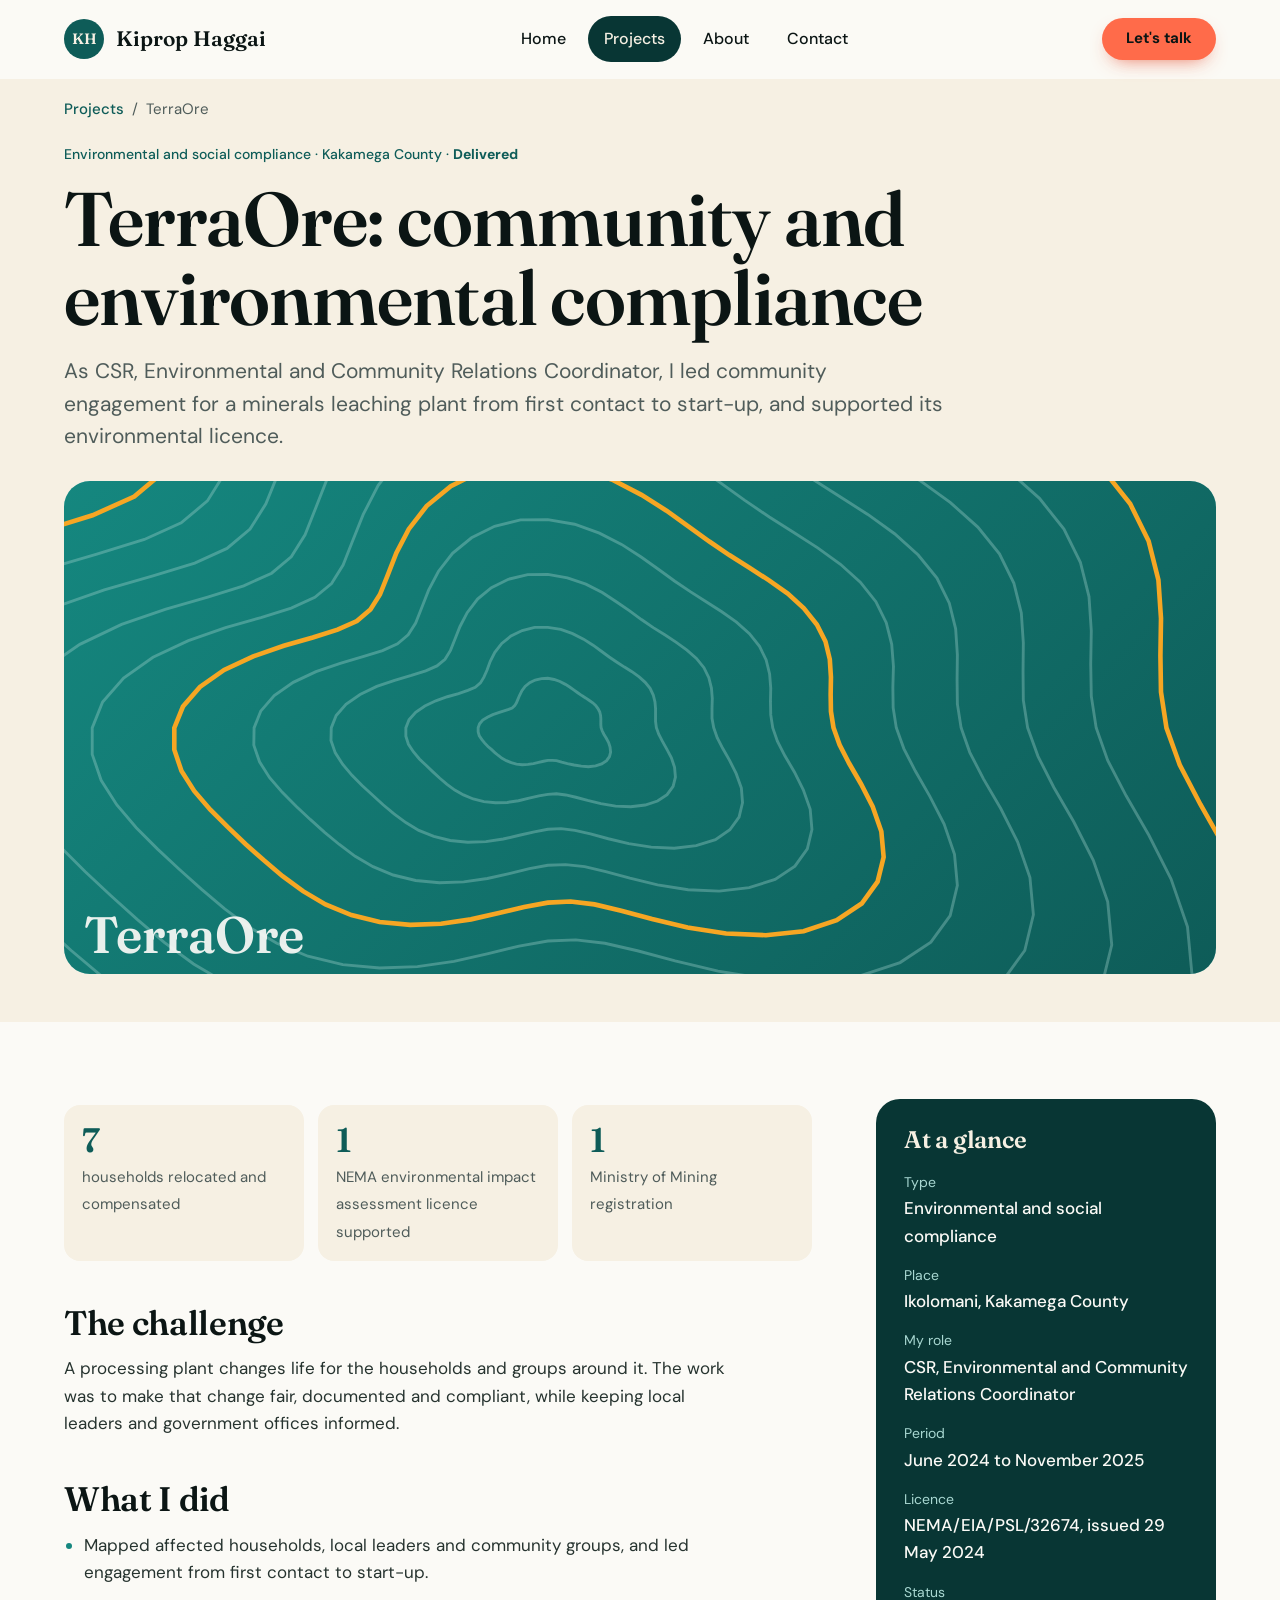
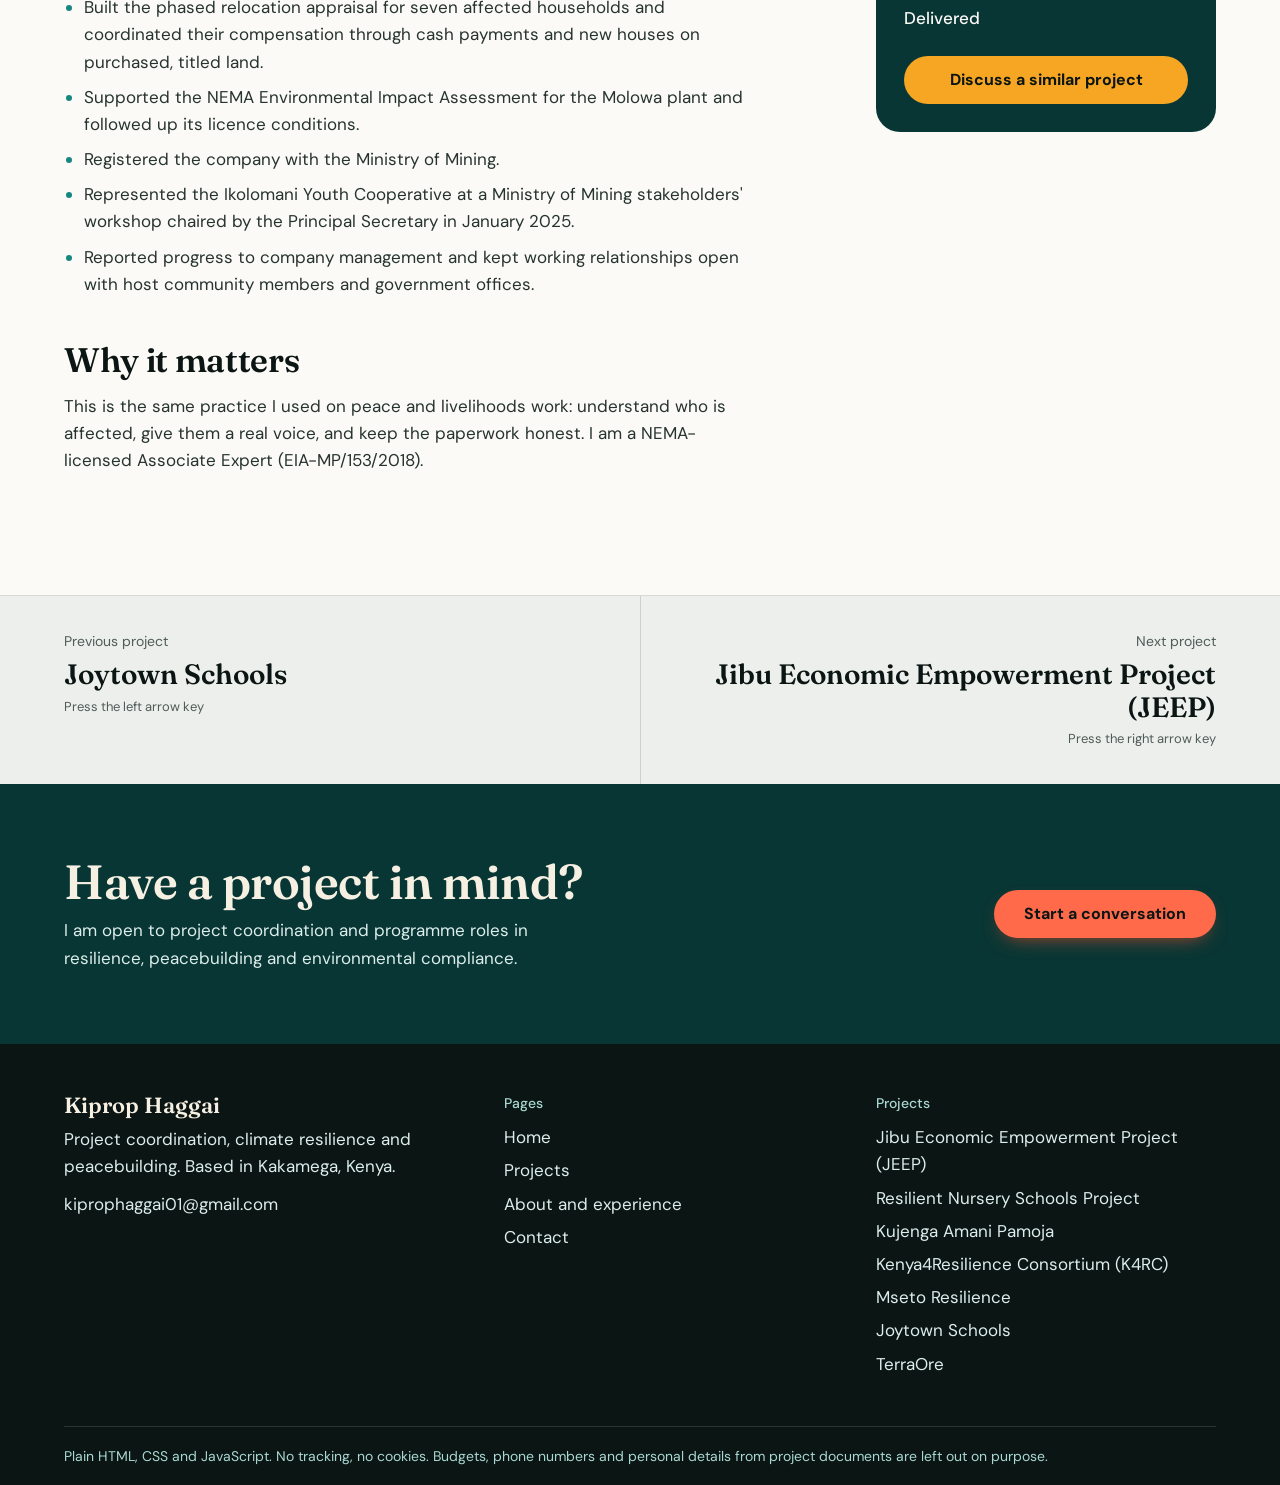
<file: projects/terraore.html>
<!doctype html>
<html lang="en" class="no-js">
<head>
<meta charset="utf-8">
<meta name="viewport" content="width=device-width,initial-scale=1">
<title>TerraOre: community and environmental compliance · Kiprop Haggai</title>
<meta name="description" content="As CSR, Environmental and Community Relations Coordinator, I led community engagement for a minerals leaching plant from first contact to start-up, and supported its environmental licence.">
<meta name="theme-color" content="#083634">
<meta property="og:title" content="TerraOre: community and environmental compliance · Kiprop Haggai">
<meta property="og:description" content="As CSR, Environmental and Community Relations Coordinator, I led community engagement for a minerals leaching plant from first contact to start-up, and supported its environmental licence.">
<meta property="og:type" content="website">
<link rel="icon" href="data:image/svg+xml,%3Csvg xmlns='http://www.w3.org/2000/svg' viewBox='0 0 32 32'%3E%3Ccircle cx='16' cy='16' r='16' fill='%230e5c58'/%3E%3Ctext x='16' y='21' font-size='14' font-family='Georgia' font-weight='700' text-anchor='middle' fill='%23f6f0e3'%3EKH%3C/text%3E%3C/svg%3E">
<link rel="preconnect" href="https://fonts.googleapis.com">
<link rel="preconnect" href="https://fonts.gstatic.com" crossorigin>
<link rel="stylesheet" href="https://fonts.googleapis.com/css2?family=DM+Sans:wght@400;500;700&family=Fraunces:opsz,wght@9..144,500;9..144,600&display=swap">
<link rel="stylesheet" href="../assets/css/site.css">
<script>document.documentElement.classList.remove('no-js')</script>
<script type="speculationrules">{"prerender":[{"where":{"href_matches":"/*"},"eagerness":"moderate"}]}</script>

</head>
<body>
<a class="skip" href="#main">Skip to content</a>
<header class="nav" id="nav"><div class="wrap nav-in">
<a class="brand" href="../index.html"><span class="mark" aria-hidden="true">KH</span>Kiprop Haggai</a>
<ul class="links"><li><a href="../index.html">Home</a></li><li><a href="../projects.html" aria-current="page">Projects</a></li><li><a href="../about.html">About</a></li><li><a href="../contact.html">Contact</a></li></ul>
<a class="btn coral sm" href="../contact.html">Let's talk</a>
<button class="menu-btn" id="menuBtn" type="button" aria-expanded="false" aria-controls="nav">Menu</button>
</div></header>
<div class="progress" id="progress" aria-hidden="true"></div>
<main id="main">
<section class="proj-hero"><div class="wrap">
<nav class="crumbs" aria-label="Breadcrumb"><a href="../projects.html">Projects</a><span aria-hidden="true">/</span><span>TerraOre</span></nav>
<p class="tag" style="margin-top:22px">Environmental and social compliance · Kakamega County · <b>Delivered</b></p>
<h1 style="view-transition-name:pt-terraore">TerraOre: community and environmental compliance</h1>
<p class="lede">As CSR, Environmental and Community Relations Coordinator, I led community engagement for a minerals leaching plant from first contact to start-up, and supported its environmental licence.</p>
<div class="hero-media" style="view-transition-name:pj-terraore"><div class="cover cv-b"><svg viewBox="0 0 400 250" preserveAspectRatio="xMidYMid slice" aria-hidden="true" focusable="false"><path d="M186.5 125.0 L186.9 126.1 L187.5 127.3 L188.3 128.6 L189.1 130.1 L189.6 131.7 L189.8 133.4 L189.4 135.0 L188.4 136.4 L186.7 137.5 L184.6 138.2 L182.1 138.5 L179.6 138.3 L177.1 137.9 L174.8 137.4 L172.8 136.9 L171.0 136.4 L169.5 136.3 L168.0 136.3 L166.5 136.6 L164.8 137.0 L163.0 137.4 L161.1 137.7 L159.1 137.8 L157.1 137.6 L155.3 137.1 L153.6 136.4 L152.1 135.6 L150.8 134.6 L149.6 133.6 L148.4 132.5 L147.2 131.5 L146.1 130.3 L145.1 129.1 L144.2 127.8 L143.8 126.4 L143.8 125.0 L144.3 123.6 L145.4 122.3 L147.0 121.3 L148.9 120.4 L150.9 119.7 L152.8 119.1 L154.4 118.6 L155.6 118.1 L156.5 117.3 L157.1 116.3 L157.6 115.1 L158.2 113.7 L159.0 112.1 L160.1 110.6 L161.7 109.3 L163.6 108.4 L165.8 107.9 L168.0 107.8 L170.2 108.2 L172.2 108.9 L174.1 109.9 L175.7 110.9 L177.1 111.9 L178.5 112.9 L179.8 113.8 L181.1 114.6 L182.3 115.4 L183.6 116.3 L184.6 117.2 L185.4 118.3 L186.0 119.4 L186.3 120.6 L186.4 121.7 L186.4 122.8 L186.4 123.9 L186.5 125.0Z" fill="none" stroke="#a9d8d2" stroke-width="1" opacity="0.35"/><path d="M205.7 125.0 L206.5 127.2 L207.8 129.7 L209.3 132.4 L210.9 135.4 L212.0 138.7 L212.3 142.1 L211.5 145.3 L209.4 148.2 L206.1 150.4 L201.8 151.8 L196.8 152.4 L191.5 152.2 L186.4 151.3 L181.8 150.2 L177.7 149.1 L174.2 148.3 L171.0 147.9 L168.0 148.1 L164.9 148.6 L161.5 149.4 L157.8 150.3 L153.9 150.9 L149.8 151.0 L145.8 150.6 L142.1 149.7 L138.7 148.3 L135.7 146.6 L133.0 144.6 L130.5 142.5 L128.1 140.3 L125.8 138.1 L123.4 135.8 L121.3 133.3 L119.6 130.7 L118.7 127.9 L118.7 125.0 L119.8 122.2 L122.1 119.6 L125.3 117.4 L129.1 115.6 L133.1 114.2 L137.0 113.1 L140.2 112.0 L142.8 110.9 L144.6 109.4 L145.8 107.4 L146.9 104.9 L148.0 101.9 L149.6 98.8 L152.0 95.7 L155.2 93.1 L159.1 91.2 L163.4 90.1 L168.0 90.1 L172.5 90.8 L176.6 92.3 L180.4 94.2 L183.7 96.3 L186.6 98.4 L189.3 100.4 L192.0 102.2 L194.6 103.9 L197.2 105.5 L199.7 107.3 L201.8 109.2 L203.5 111.3 L204.6 113.6 L205.2 116.0 L205.4 118.3 L205.4 120.6 L205.4 122.8 L205.7 125.0Z" fill="none" stroke="#a9d8d2" stroke-width="1" opacity="0.35"/><path d="M225.6 125.0 L226.8 128.4 L228.7 132.1 L231.1 136.3 L233.4 140.9 L235.2 145.9 L235.6 151.0 L234.4 156.0 L231.2 160.4 L226.2 163.8 L219.5 165.9 L211.9 166.8 L203.9 166.4 L196.1 165.2 L189.0 163.5 L182.8 161.8 L177.4 160.6 L172.6 160.0 L168.0 160.2 L163.3 161.1 L158.1 162.3 L152.5 163.6 L146.5 164.5 L140.2 164.7 L134.1 164.1 L128.4 162.7 L123.2 160.6 L118.7 157.9 L114.6 154.9 L110.8 151.7 L107.2 148.4 L103.5 145.0 L100.0 141.5 L96.8 137.7 L94.2 133.7 L92.7 129.4 L92.8 125.0 L94.5 120.7 L97.9 116.8 L102.8 113.4 L108.6 110.6 L114.8 108.5 L120.6 106.8 L125.6 105.2 L129.5 103.5 L132.3 101.2 L134.2 98.1 L135.7 94.3 L137.5 89.8 L140.0 85.0 L143.6 80.3 L148.4 76.3 L154.3 73.4 L161.0 71.8 L168.0 71.7 L174.8 72.9 L181.2 75.1 L186.9 78.0 L191.9 81.3 L196.4 84.4 L200.5 87.4 L204.6 90.2 L208.6 92.7 L212.6 95.3 L216.3 98.0 L219.6 100.9 L222.2 104.1 L223.9 107.6 L224.8 111.2 L225.1 114.8 L225.0 118.3 L225.0 121.7 L225.6 125.0Z" fill="none" stroke="#a9d8d2" stroke-width="1" opacity="0.35"/><path d="M246.1 125.0 L247.7 129.6 L250.3 134.7 L253.6 140.3 L256.7 146.5 L259.1 153.3 L259.7 160.3 L258.1 167.0 L253.8 173.0 L246.9 177.6 L237.9 180.5 L227.5 181.7 L216.7 181.2 L206.1 179.5 L196.5 177.2 L188.1 174.9 L180.8 173.2 L174.2 172.5 L168.0 172.7 L161.6 173.9 L154.6 175.6 L147.0 177.3 L138.8 178.5 L130.4 178.8 L122.1 178.0 L114.3 176.1 L107.3 173.2 L101.1 169.6 L95.6 165.5 L90.4 161.2 L85.5 156.8 L80.6 152.2 L75.8 147.4 L71.4 142.3 L67.9 136.8 L65.9 131.0 L66.0 125.0 L68.3 119.2 L73.0 113.8 L79.6 109.2 L87.5 105.5 L95.9 102.6 L103.8 100.3 L110.6 98.2 L115.8 95.8 L119.5 92.7 L122.1 88.6 L124.2 83.3 L126.6 77.2 L130.0 70.7 L134.9 64.4 L141.5 59.0 L149.5 55.0 L158.5 52.8 L168.0 52.7 L177.3 54.3 L185.9 57.4 L193.6 61.3 L200.4 65.7 L206.5 70.0 L212.1 74.1 L217.6 77.8 L223.1 81.3 L228.4 84.7 L233.5 88.3 L238.0 92.3 L241.5 96.7 L243.8 101.4 L245.0 106.3 L245.4 111.2 L245.3 115.9 L245.4 120.5 L246.1 125.0Z" fill="none" stroke="#a9d8d2" stroke-width="1" opacity="0.35"/><path d="M267.2 125.0 L269.3 130.9 L272.6 137.3 L276.7 144.4 L280.8 152.4 L283.8 161.0 L284.6 169.9 L282.5 178.4 L277.0 186.0 L268.3 191.8 L256.8 195.6 L243.7 197.0 L229.9 196.4 L216.5 194.3 L204.2 191.4 L193.5 188.5 L184.2 186.3 L175.9 185.3 L168.0 185.7 L159.8 187.2 L151.0 189.3 L141.3 191.5 L130.9 193.0 L120.2 193.4 L109.6 192.4 L99.8 190.0 L90.8 186.3 L83.0 181.7 L75.9 176.5 L69.4 171.0 L63.1 165.4 L56.9 159.5 L50.8 153.4 L45.2 146.9 L40.8 140.0 L38.3 132.6 L38.3 125.0 L41.3 117.6 L47.2 110.8 L55.6 104.9 L65.7 100.2 L76.3 96.5 L86.4 93.6 L95.0 90.9 L101.7 87.9 L106.4 83.9 L109.7 78.7 L112.4 72.0 L115.4 64.3 L119.7 56.0 L125.9 48.0 L134.3 41.1 L144.5 36.0 L156.0 33.3 L168.0 33.1 L179.8 35.1 L190.7 39.0 L200.5 44.1 L209.2 49.6 L216.9 55.1 L224.1 60.3 L231.0 65.0 L238.0 69.4 L244.8 73.8 L251.3 78.4 L256.9 83.5 L261.4 89.1 L264.4 95.0 L265.9 101.2 L266.3 107.4 L266.2 113.5 L266.3 119.3 L267.2 125.0Z" fill="none" stroke="#f6a623" stroke-width="1.6" opacity="1"/><path d="M289.0 125.0 L291.6 132.2 L295.6 140.0 L300.6 148.7 L305.6 158.4 L309.2 168.9 L310.2 179.7 L307.7 190.2 L301.0 199.4 L290.3 206.5 L276.4 211.1 L260.3 212.9 L243.5 212.1 L227.1 209.5 L212.2 205.9 L199.1 202.4 L187.8 199.8 L177.7 198.6 L168.0 199.0 L158.0 200.8 L147.3 203.4 L135.4 206.1 L122.7 207.9 L109.6 208.4 L96.8 207.2 L84.7 204.3 L73.9 199.8 L64.3 194.2 L55.7 187.8 L47.8 181.1 L40.1 174.2 L32.5 167.1 L25.1 159.7 L18.3 151.7 L12.9 143.2 L9.8 134.2 L9.8 125.0 L13.4 116.0 L20.7 107.7 L30.9 100.5 L43.2 94.7 L56.1 90.2 L68.4 86.7 L78.9 83.4 L87.1 79.7 L92.9 74.9 L96.9 68.5 L100.1 60.4 L103.9 50.9 L109.1 40.8 L116.7 31.0 L126.8 22.6 L139.3 16.4 L153.3 13.1 L168.0 12.9 L182.4 15.4 L195.7 20.1 L207.7 26.3 L218.2 33.0 L227.6 39.7 L236.4 46.0 L244.9 51.8 L253.4 57.2 L261.7 62.5 L269.6 68.2 L276.5 74.4 L281.9 81.2 L285.5 88.5 L287.4 96.0 L288.0 103.6 L287.8 110.9 L287.9 118.0 L289.0 125.0Z" fill="none" stroke="#a9d8d2" stroke-width="1" opacity="0.35"/><path d="M311.5 125.0 L314.5 133.5 L319.3 142.8 L325.3 153.1 L331.1 164.6 L335.4 177.0 L336.6 189.9 L333.6 202.3 L325.7 213.2 L313.0 221.7 L296.5 227.1 L277.4 229.2 L257.5 228.3 L238.1 225.2 L220.4 221.0 L204.9 216.8 L191.4 213.6 L179.4 212.2 L168.0 212.7 L156.2 214.9 L143.4 218.0 L129.4 221.1 L114.3 223.3 L98.8 223.9 L83.6 222.5 L69.3 219.0 L56.4 213.7 L45.0 207.0 L34.8 199.5 L25.4 191.5 L16.4 183.4 L7.3 174.9 L-1.5 166.1 L-9.5 156.7 L-15.9 146.6 L-19.6 135.9 L-19.5 125.0 L-15.2 114.3 L-6.7 104.5 L5.5 96.0 L20.0 89.1 L35.4 83.8 L49.9 79.6 L62.4 75.7 L72.1 71.3 L78.9 65.6 L83.7 58.0 L87.5 48.4 L91.9 37.2 L98.2 25.2 L107.2 13.6 L119.2 3.6 L134.0 -3.7 L150.6 -7.6 L168.0 -7.9 L185.1 -5.0 L200.9 0.7 L215.0 7.9 L227.5 16.0 L238.7 23.9 L249.1 31.4 L259.2 38.2 L269.2 44.6 L279.1 50.9 L288.4 57.6 L296.6 65.0 L303.1 73.0 L307.4 81.7 L309.6 90.6 L310.2 99.6 L310.1 108.3 L310.2 116.7 L311.5 125.0Z" fill="none" stroke="#a9d8d2" stroke-width="1" opacity="0.35"/><path d="M334.6 125.0 L338.2 134.9 L343.7 145.7 L350.6 157.6 L357.4 171.0 L362.4 185.4 L363.8 200.4 L360.3 214.7 L351.1 227.4 L336.4 237.2 L317.2 243.5 L295.1 246.0 L271.9 245.0 L249.4 241.4 L228.8 236.4 L210.8 231.6 L195.2 227.9 L181.3 226.3 L168.0 226.9 L154.3 229.4 L139.4 233.0 L123.1 236.6 L105.7 239.2 L87.6 239.9 L70.0 238.2 L53.4 234.1 L38.4 227.9 L25.2 220.2 L13.4 211.5 L2.5 202.3 L-8.1 192.8 L-18.5 183.0 L-28.8 172.7 L-38.1 161.8 L-45.6 150.1 L-49.8 137.7 L-49.8 125.0 L-44.8 112.6 L-34.8 101.2 L-20.7 91.3 L-3.8 83.3 L14.0 77.1 L30.9 72.2 L45.4 67.8 L56.6 62.7 L64.6 56.0 L70.1 47.2 L74.6 36.1 L79.7 23.0 L86.9 9.1 L97.4 -4.4 L111.3 -16.0 L128.5 -24.5 L147.8 -29.0 L168.0 -29.4 L187.8 -25.9 L206.2 -19.4 L222.6 -10.9 L237.1 -1.6 L250.1 7.6 L262.2 16.3 L273.9 24.2 L285.5 31.6 L297.0 39.0 L307.8 46.8 L317.3 55.3 L324.8 64.6 L329.8 74.7 L332.4 85.1 L333.1 95.5 L333.0 105.6 L333.1 115.4 L334.6 125.0Z" fill="none" stroke="#a9d8d2" stroke-width="1" opacity="0.35"/><path d="M358.4 125.0 L362.4 136.3 L368.8 148.6 L376.7 162.3 L384.4 177.5 L390.1 194.1 L391.7 211.1 L387.7 227.6 L377.2 242.0 L360.4 253.3 L338.5 260.4 L313.2 263.2 L286.7 262.1 L261.0 258.0 L237.5 252.3 L216.9 246.8 L199.1 242.6 L183.2 240.7 L168.0 241.4 L152.3 244.3 L135.4 248.4 L116.7 252.5 L96.8 255.5 L76.2 256.3 L56.0 254.4 L37.0 249.7 L20.0 242.6 L4.8 233.8 L-8.7 223.8 L-21.1 213.3 L-33.2 202.4 L-45.2 191.3 L-56.9 179.6 L-67.6 167.1 L-76.0 153.7 L-80.9 139.5 L-80.8 125.0 L-75.1 110.8 L-63.8 97.8 L-47.6 86.5 L-28.3 77.4 L-8.0 70.3 L11.4 64.7 L27.9 59.6 L40.7 53.8 L49.8 46.2 L56.1 36.1 L61.3 23.4 L67.1 8.5 L75.4 -7.4 L87.3 -22.8 L103.3 -36.1 L122.8 -45.8 L144.9 -51.0 L168.0 -51.4 L190.6 -47.4 L211.6 -40.0 L230.4 -30.3 L247.0 -19.7 L261.8 -9.1 L275.6 0.8 L289.0 9.8 L302.3 18.3 L315.4 26.7 L327.8 35.6 L338.7 45.3 L347.2 56.0 L352.9 67.5 L355.9 79.4 L356.7 91.3 L356.5 102.8 L356.7 114.0 L358.4 125.0Z" fill="none" stroke="#a9d8d2" stroke-width="1" opacity="0.35"/><path d="M382.8 125.0 L387.4 137.8 L394.6 151.6 L403.4 167.1 L412.2 184.3 L418.6 202.9 L420.5 222.2 L415.9 240.7 L404.0 257.0 L385.1 269.7 L360.3 277.8 L331.8 281.0 L301.9 279.7 L272.9 275.0 L246.4 268.7 L223.2 262.4 L203.1 257.7 L185.1 255.6 L168.0 256.4 L150.3 259.6 L131.2 264.2 L110.2 268.9 L87.6 272.2 L64.4 273.1 L41.6 271.0 L20.2 265.7 L1.0 257.7 L-16.1 247.7 L-31.3 236.5 L-45.4 224.6 L-59.0 212.4 L-72.5 199.8 L-85.7 186.6 L-97.8 172.5 L-107.4 157.4 L-112.8 141.4 L-112.8 125.0 L-106.3 109.0 L-93.5 94.3 L-75.3 81.5 L-53.5 71.3 L-30.5 63.3 L-8.7 57.0 L9.9 51.2 L24.4 44.7 L34.6 36.1 L41.8 24.7 L47.6 10.3 L54.1 -6.5 L63.5 -24.4 L76.9 -41.8 L94.9 -56.8 L117.0 -67.7 L141.9 -73.6 L168.0 -74.0 L193.5 -69.6 L217.2 -61.2 L238.4 -50.2 L257.1 -38.3 L273.8 -26.3 L289.4 -15.2 L304.5 -5.0 L319.5 4.6 L334.3 14.1 L348.3 24.1 L360.6 35.1 L370.2 47.2 L376.6 60.1 L380.0 73.6 L380.9 87.0 L380.7 100.0 L380.9 112.6 L382.8 125.0Z" fill="none" stroke="#f6a623" stroke-width="1.6" opacity="1"/></svg><span class="glyph">TerraOre</span></div></div>
</div></section>
<div class="wrap pbody">
<div class="story">
<div class="metrics reveal" style="margin-bottom:44px"><div class="metric"><b>7</b><span>households relocated and compensated</span></div><div class="metric"><b>1</b><span>NEMA environmental impact assessment licence supported</span></div><div class="metric"><b>1</b><span>Ministry of Mining registration</span></div></div>
<section class="reveal"><h2>The challenge</h2><p>A processing plant changes life for the households and groups around it. The work was to make that change fair, documented and compliant, while keeping local leaders and government offices informed.</p></section><section class="reveal"><h2>What I did</h2><ul><li>Mapped affected households, local leaders and community groups, and led engagement from first contact to start-up.</li><li>Built the phased relocation appraisal for seven affected households and coordinated their compensation through cash payments and new houses on purchased, titled land.</li><li>Supported the NEMA Environmental Impact Assessment for the Molowa plant and followed up its licence conditions.</li><li>Registered the company with the Ministry of Mining.</li><li>Represented the Ikolomani Youth Cooperative at a Ministry of Mining stakeholders' workshop chaired by the Principal Secretary in January 2025.</li><li>Reported progress to company management and kept working relationships open with host community members and government offices.</li></ul></section><section class="reveal"><h2>Why it matters</h2><p>This is the same practice I used on peace and livelihoods work: understand who is affected, give them a real voice, and keep the paperwork honest. I am a NEMA-licensed Associate Expert (EIA-MP/153/2018).</p></section>
</div>
<aside class="facts" aria-label="At a glance"><h2>At a glance</h2><dl style="display:grid;gap:14px;margin:0"><div><dt>Type</dt><dd>Environmental and social compliance</dd></div><div><dt>Place</dt><dd>Ikolomani, Kakamega County</dd></div><div><dt>My role</dt><dd>CSR, Environmental and Community Relations Coordinator</dd></div><div><dt>Period</dt><dd>June 2024 to November 2025</dd></div><div><dt>Licence</dt><dd>NEMA/EIA/PSL/32674, issued 29 May 2024</dd></div><div><dt>Status</dt><dd>Delivered</dd></div></dl><a class="btn amber" href="../contact.html">Discuss a similar project</a></aside>
</div>
<nav class="pn" aria-label="More projects">
<a class="prev" href="joytown.html" rel="prev"><small>Previous project</small><b>Joytown Schools</b><span class="hint">Press the left arrow key</span></a>
<a class="next" href="jeep.html" rel="next"><small>Next project</small><b>Jibu Economic Empowerment Project (JEEP)</b><span class="hint">Press the right arrow key</span></a>
</nav>
<section class="band"><div class="wrap band-in"><div><h2>Have a project in mind?</h2><p>I am open to project coordination and programme roles in resilience, peacebuilding and environmental compliance.</p></div><a class="btn coral" href="../contact.html">Start a conversation</a></div></section>
</main>
<dialog class="lb" id="lb" aria-label="Photo viewer"><img alt=""><button class="btn amber sm x" type="button" onclick="this.closest('dialog').close()">Close</button></dialog>
<footer class="site"><div class="wrap">
<div class="foot">
<div><b>Kiprop Haggai</b><p>Project coordination, climate resilience and peacebuilding. Based in Kakamega, Kenya.</p><p style="margin-top:10px"><a href="mailto:kiprophaggai01@gmail.com">kiprophaggai01@gmail.com</a></p></div>
<div><h4>Pages</h4><ul><li><a href="../index.html">Home</a></li><li><a href="../projects.html">Projects</a></li><li><a href="../about.html">About and experience</a></li><li><a href="../contact.html">Contact</a></li></ul></div>
<div><h4>Projects</h4><ul><li><a href="../projects/jeep.html">Jibu Economic Empowerment Project (JEEP)</a></li><li><a href="../projects/nursery-schools.html">Resilient Nursery Schools Project</a></li><li><a href="../projects/kujenga-amani.html">Kujenga Amani Pamoja</a></li><li><a href="../projects/k4rc.html">Kenya4Resilience Consortium (K4RC)</a></li><li><a href="../projects/mseto.html">Mseto Resilience</a></li><li><a href="../projects/joytown.html">Joytown Schools</a></li><li><a href="../projects/terraore.html">TerraOre</a></li></ul></div>
</div>
<div class="legal">Plain HTML, CSS and JavaScript. No tracking, no cookies. Budgets, phone numbers and personal details from project documents are left out on purpose.</div>
</div></footer>
<script src="../assets/js/site.js" defer></script>
</body>
</html>
</file>
<file: assets/css/site.css>
/* Kiprop Haggai portfolio: teal + black, coral/amber actions, cream and off-white grounds */
:root{
  --ink:#0b1514; --teal-900:#083634; --teal-700:#0e5c58; --teal-500:#15877f; --teal-200:#a9d8d2; --teal-100:#dceeeb;
  --cream:#f6f0e3; --paper:#fbfaf6; --mist:#edefec; --muted:#4f5c5a; --line:rgba(11,21,20,.14);
  --coral:#ff6b4a; --coral-d:#e44f2f; --amber:#f6a623;
  --display:'Fraunces',Georgia,'Times New Roman',serif; --text:'DM Sans',system-ui,-apple-system,'Segoe UI',sans-serif;
  --r:20px; --gut:clamp(20px,5vw,80px); --max:1280px; --ease:cubic-bezier(.2,.7,.2,1);
}
*{box-sizing:border-box}
html{scroll-behavior:smooth;scroll-padding-top:96px;-webkit-text-size-adjust:100%}
body{margin:0;background:var(--paper);color:var(--ink);font:400 17px/1.6 var(--text);-webkit-font-smoothing:antialiased}
img{max-width:100%;display:block}
a{color:inherit}
h1,h2,h3{font-family:var(--display);font-weight:600;line-height:1.08;margin:0;letter-spacing:-.01em}
h1{font-size:clamp(40px,6.4vw,76px);line-height:1.04}
h2{font-size:clamp(30px,4vw,48px)}
h3{font-size:clamp(22px,2.2vw,28px);line-height:1.2}
p{margin:0}
.wrap{max-width:var(--max);margin:0 auto;padding-inline:var(--gut)}
.muted{color:var(--muted)}
:focus-visible{outline:3px solid var(--amber);outline-offset:3px;border-radius:6px}
.skip{position:absolute;left:-999px;top:8px;background:var(--ink);color:var(--paper);padding:10px 16px;border-radius:10px;z-index:99}
.skip:focus{left:12px}

/* ===== page transitions (cross-document View Transitions, graceful fallback) ===== */
@view-transition{navigation:auto}
.nav{view-transition-name:site-nav}
::view-transition-old(root){animation:vt-out .22s var(--ease) both}
::view-transition-new(root){animation:vt-in .42s var(--ease) both}
::view-transition-group(*){animation-duration:.5s;animation-timing-function:var(--ease)}
@keyframes vt-out{to{opacity:0;transform:translateY(-10px)}}
@keyframes vt-in{from{opacity:0;transform:translateY(16px)}}
@media (prefers-reduced-motion:reduce){
  ::view-transition-group(*),::view-transition-old(*),::view-transition-new(*){animation:none!important}
  html{scroll-behavior:auto}
}
.reveal{opacity:0;transform:translateY(22px);transition:opacity .7s var(--ease),transform .7s var(--ease);transition-delay:var(--d,0s)}
.reveal.in{opacity:1;transform:none}
@media (prefers-reduced-motion:reduce){.reveal{opacity:1;transform:none;transition:none}}
.no-js .reveal{opacity:1;transform:none}

/* ===== navigation ===== */
.nav{position:sticky;top:0;z-index:50;background:color-mix(in srgb,var(--paper) 90%,transparent);backdrop-filter:saturate(1.4) blur(12px);-webkit-backdrop-filter:saturate(1.4) blur(12px);border-bottom:1px solid transparent;transition:border-color .3s}
.nav.stuck{border-bottom-color:var(--line)}
.nav-in{display:flex;align-items:center;gap:28px;padding-block:16px}
.brand{display:flex;align-items:center;gap:12px;text-decoration:none;font:600 21px/1 var(--display)}
.mark{width:40px;height:40px;border-radius:50%;background:var(--teal-700);color:var(--cream);display:grid;place-items:center;font:600 15px/1 var(--display)}
.links{display:flex;gap:6px;margin:0 auto;padding:0;list-style:none}
.links a{display:block;padding:10px 16px;border-radius:999px;text-decoration:none;font-weight:500;font-size:16px;color:var(--ink);transition:background .2s,color .2s}
.links a:hover{background:var(--mist)}
.links a[aria-current="page"]{background:var(--teal-900);color:var(--cream)}
.menu-btn{display:none;margin-left:auto;border:1px solid var(--line);background:transparent;border-radius:999px;padding:10px 16px;font:500 15px var(--text);cursor:pointer}
@media (max-width:860px){
  .menu-btn{display:block}
  .nav-in{flex-wrap:wrap;gap:12px}
  .links{display:none;order:5;width:100%;flex-direction:column;margin:0;padding-bottom:12px}
  .nav.open .links{display:flex}
  .nav .btn.sm{display:none}
  .links a{padding:14px 16px;font-size:18px}
}

/* ===== buttons ===== */
.btn{display:inline-flex;align-items:center;justify-content:center;gap:10px;min-height:48px;padding:12px 28px;border-radius:999px;border:2px solid transparent;font:700 16px/1 var(--text);text-decoration:none;cursor:pointer;transition:transform .2s var(--ease),box-shadow .2s,background .2s,color .2s}
.btn:hover{transform:translateY(-2px)}
.btn:active{transform:translateY(0)}
.btn.coral{background:var(--coral);color:var(--ink);box-shadow:0 8px 20px -10px rgba(228,79,47,.9)}
.btn.coral:hover{background:#ff7c5e;box-shadow:0 14px 26px -12px rgba(228,79,47,.95)}
.btn.amber{background:var(--amber);color:var(--ink)}
.btn.amber:hover{background:#ffb83d}
.btn.ghost{border-color:var(--ink);color:var(--ink);background:transparent}
.btn.ghost:hover{background:var(--ink);color:var(--paper)}
.btn.on-dark.ghost{border-color:var(--cream);color:var(--cream)}
.btn.on-dark.ghost:hover{background:var(--cream);color:var(--ink)}
.btn.sm{min-height:42px;padding:10px 22px;font-size:15px}
.link-arrow{display:inline-flex;align-items:center;gap:8px;font-weight:700;color:var(--teal-700);text-decoration:none;background:linear-gradient(var(--coral),var(--coral)) 0 100%/0 3px no-repeat;padding-bottom:3px;transition:background-size .3s var(--ease)}
.link-arrow:hover,.card:hover .link-arrow{background-size:100% 3px}

/* ===== hero ===== */
.hero{background:var(--cream)}
.hero-in{display:grid;grid-template-columns:minmax(0,1.08fr) minmax(0,.92fr);gap:clamp(32px,5vw,72px);align-items:center;padding-block:clamp(48px,8vw,104px)}
.kicker{font-weight:500;color:var(--teal-700);font-size:17px;margin-bottom:22px}
.hero h1{margin-bottom:26px}
.lede{font-size:clamp(18px,1.7vw,21px);line-height:1.55;color:var(--muted);max-width:34em;margin-bottom:34px}
.cta-row{display:flex;flex-wrap:wrap;gap:14px}
.terrain{min-width:0;position:relative;border-radius:28px;overflow:hidden;background:var(--teal-900);aspect-ratio:1/.95;min-height:300px;touch-action:pan-y}
.terrain canvas{position:absolute;inset:0;width:100%;height:100%;display:block}
.terrain .tip{position:absolute;left:20px;bottom:16px;color:var(--teal-200);font-size:14px;pointer-events:none}
@media (max-width:900px){.hero-in{grid-template-columns:minmax(0,1fr)}.terrain{aspect-ratio:4/3;min-height:0}}

/* ===== stats ===== */
.stats{background:var(--teal-900);color:var(--cream)}
.stats ul{list-style:none;margin:0;padding:clamp(36px,5vw,60px) var(--gut);max-width:var(--max);margin-inline:auto;display:grid;grid-template-columns:repeat(4,1fr);gap:28px}
.stats .n{display:block;font:600 clamp(40px,5vw,60px)/1 var(--display);color:var(--amber);margin-bottom:8px;font-variant-numeric:tabular-nums}
.stats .t{color:var(--teal-100);font-size:16px;line-height:1.4}
.stats small{display:block;color:var(--teal-200);margin-top:4px;font-size:13px}
@media (max-width:860px){.stats ul{grid-template-columns:repeat(2,1fr)}}

/* ===== sections ===== */
.section{padding-block:clamp(56px,8vw,104px)}
.section.cream{background:var(--cream)}
.section.mist{background:var(--mist)}
.section-head{display:flex;flex-wrap:wrap;align-items:end;justify-content:space-between;gap:20px 40px;margin-bottom:clamp(28px,4vw,48px)}
.section-head p{max-width:36em;color:var(--muted)}

/* ===== project cards ===== */
.grid{display:grid;grid-template-columns:repeat(3,minmax(0,1fr));gap:28px}
@media (max-width:1000px){.grid{grid-template-columns:repeat(2,minmax(0,1fr))}}
@media (max-width:640px){.grid{grid-template-columns:minmax(0,1fr)}}
.card{display:flex;flex-direction:column;background:var(--cream);border-radius:var(--r);overflow:hidden;text-decoration:none;color:inherit;transition:transform .35s var(--ease),box-shadow .35s var(--ease)}
.section.cream .card{background:var(--paper)}
.card:hover{transform:translateY(-6px);box-shadow:0 26px 40px -26px rgba(8,54,52,.55)}
.card[hidden]{display:none}
.media{position:relative;aspect-ratio:16/10;overflow:hidden;background:var(--teal-200)}
.media img{width:100%;height:100%;object-fit:cover;transition:transform .8s var(--ease)}
.card:hover .media img{transform:scale(1.05)}
.badge{position:absolute;left:14px;top:14px;background:var(--paper);color:var(--ink);font-weight:700;font-size:13px;padding:6px 12px;border-radius:999px}
.badge.prop{background:var(--amber)}
.card-body{padding:24px 26px 28px;display:flex;flex-direction:column;gap:10px;flex:1}
.tag{font-weight:500;font-size:14px;color:var(--teal-700)}
.card h3{font-size:26px}
.card p{color:var(--muted);font-size:16px;line-height:1.55;flex:1}
.card .link-arrow{align-self:flex-start;margin-top:6px}

/* generated covers for projects without a photo */
.cover{width:100%;height:100%;position:relative;overflow:hidden;color:var(--teal-200)}
.cover svg{position:absolute;inset:0;width:100%;height:100%}
.cover .glyph{position:absolute;left:20px;bottom:14px;font:600 clamp(34px,4vw,54px)/1 var(--display);color:rgba(251,250,246,.92)}
.cv-a{background:linear-gradient(135deg,#0e5c58,#083634)}
.cv-b{background:linear-gradient(135deg,#15877f,#0e5c58)}
.cv-c{background:linear-gradient(135deg,#083634,#0b1514)}
.cv-d{background:linear-gradient(135deg,#0b1514,#0e5c58)}

/* ===== page headers ===== */
.page-head{background:var(--cream);padding-block:clamp(44px,6vw,80px)}
.page-head p.lede{margin:18px 0 0;margin-bottom:0}
.crumbs{display:flex;flex-wrap:wrap;gap:8px;align-items:center;padding-block:18px 0;font-size:15px;color:var(--muted)}
.crumbs a{color:var(--teal-700);font-weight:500;text-decoration:none}
.crumbs a:hover{text-decoration:underline}

/* ===== filters ===== */
.filters{display:flex;flex-wrap:wrap;gap:10px;margin-top:28px}
.chip{border:1.5px solid var(--teal-700);background:transparent;color:var(--teal-700);border-radius:999px;padding:10px 20px;font:500 15px/1 var(--text);cursor:pointer;transition:background .2s,color .2s}
.chip:hover{background:var(--teal-100)}
.chip[aria-pressed="true"]{background:var(--teal-700);color:var(--paper)}
.chip small{opacity:.75;margin-left:6px}
.count{margin:20px 0 0;color:var(--muted);font-size:15px}
.empty{padding:40px 0;color:var(--muted)}

/* ===== project detail ===== */
.proj-hero{background:var(--cream);padding-bottom:clamp(28px,4vw,48px)}
.proj-hero h1{margin:14px 0 18px;max-width:16em}
.proj-hero .lede{margin-bottom:28px;max-width:42em}
.hero-media{border-radius:26px;overflow:hidden;aspect-ratio:21/9;background:var(--teal-200)}
.hero-media img{width:100%;height:100%;object-fit:cover}
@media (max-width:640px){.hero-media{aspect-ratio:4/3}}
.pbody{display:grid;grid-template-columns:minmax(0,1fr) 340px;gap:clamp(32px,5vw,72px);padding-block:clamp(40px,6vw,80px);align-items:start}
@media (max-width:960px){.pbody{grid-template-columns:minmax(0,1fr)}}
.story section{margin-bottom:44px}
.story h2{font-size:clamp(26px,3vw,34px);margin-bottom:14px}
.story p{color:#26332f;max-width:40em}
.story p+p{margin-top:14px}
.story ul{margin:12px 0 0;padding-left:1.15em;max-width:40em;color:#26332f}
.story li{margin-bottom:8px}
.story li::marker{color:var(--teal-500)}
.facts{position:sticky;top:96px;background:var(--teal-900);color:var(--cream);border-radius:24px;padding:28px;display:grid;gap:18px}
.facts h2{font-size:24px;color:var(--cream)}
.facts dt{font-size:14px;color:var(--teal-200)}
.facts dd{margin:2px 0 0;font-weight:500;font-size:17px;color:var(--paper)}
.facts .btn{margin-top:6px;width:100%}
.metrics{display:grid;grid-template-columns:repeat(auto-fit,minmax(150px,1fr));gap:14px;margin-top:6px}
.metric{background:var(--cream);border-radius:16px;padding:18px 18px 16px}
.metric b{display:block;font:600 34px/1 var(--display);color:var(--teal-700);margin-bottom:6px}
.metric span{font-size:15px;line-height:1.35;color:var(--muted)}
.gallery{display:grid;grid-template-columns:repeat(2,minmax(0,1fr));gap:14px;margin-top:10px}
.gallery button{padding:0;border:0;background:none;cursor:zoom-in;border-radius:16px;overflow:hidden;text-align:left}
.gallery img{width:100%;aspect-ratio:4/3;object-fit:cover;transition:transform .6s var(--ease)}
.gallery button:hover img{transform:scale(1.04)}
.gallery figcaption{font-size:14px;color:var(--muted);padding:8px 2px 0}
.gallery figure{margin:0}
dialog.lb{border:0;padding:0;background:transparent;max-width:min(94vw,1100px)}
dialog.lb::backdrop{background:rgba(11,21,20,.82)}
dialog.lb img{width:100%;max-height:86vh;object-fit:contain;border-radius:14px}
dialog.lb .x{position:absolute;right:10px;top:10px}
.note{background:var(--teal-100);border-radius:14px;padding:14px 18px;font-size:15px;color:var(--teal-900);margin-top:14px}
.progress{position:fixed;left:0;top:0;height:3px;width:100%;transform-origin:0 50%;transform:scaleX(0);background:var(--coral);z-index:60}

/* prev/next */
.pn{display:grid;grid-template-columns:1fr 1fr;gap:0;border-top:1px solid var(--line)}
.pn a{display:flex;flex-direction:column;gap:6px;padding:34px var(--gut);text-decoration:none;background:var(--mist);transition:background .25s}
.pn a:hover{background:var(--teal-100)}
.pn a.next{text-align:right;align-items:flex-end;border-left:1px solid var(--line)}
.pn small{font-size:14px;color:var(--muted)}
.pn b{font:600 clamp(20px,2.4vw,28px)/1.15 var(--display)}
.pn .hint{font-size:13px;color:var(--muted)}
@media (max-width:640px){.pn{grid-template-columns:minmax(0,1fr)}.pn a.next{border-left:0;text-align:left;align-items:flex-start;border-top:1px solid var(--line)}}

/* ===== about: sub nav, timeline, skills ===== */
.subnav{position:sticky;top:73px;z-index:40;background:color-mix(in srgb,var(--paper) 94%,transparent);backdrop-filter:blur(10px);-webkit-backdrop-filter:blur(10px);border-bottom:1px solid var(--line)}
.subnav .wrap{display:flex;gap:8px;overflow-x:auto;padding-block:10px;scrollbar-width:none}
.subnav a{white-space:nowrap;padding:9px 18px;border-radius:999px;text-decoration:none;font-weight:500;font-size:15px}
.subnav a:hover{background:var(--mist)}
.subnav a.on{background:var(--teal-900);color:var(--cream)}
.split{display:grid;grid-template-columns:minmax(0,1fr) minmax(0,.9fr);gap:clamp(28px,5vw,72px);align-items:center}
@media (max-width:860px){.split{grid-template-columns:minmax(0,1fr)}}
.portrait{border-radius:26px;overflow:hidden;aspect-ratio:4/3}
.portrait img{width:100%;height:100%;object-fit:cover}
.timeline{list-style:none;margin:0;padding:0;display:grid;gap:18px}
.role{display:grid;grid-template-columns:180px minmax(0,1fr);gap:24px;background:var(--cream);border-radius:var(--r);padding:26px 28px}
.section.cream .role{background:var(--paper)}
.role[hidden]{display:none}
.role .when{font-weight:700;color:var(--teal-700);font-size:15px}
.role .when span{display:block;font-weight:400;color:var(--muted)}
.role h3{font-size:24px;margin-bottom:4px}
.role .org{color:var(--muted);font-size:16px;margin-bottom:12px}
.role .org span{display:block;font-size:14px}
.role ul{margin:0;padding-left:1.15em}
.role li{margin-bottom:6px}
.role li.more{display:none}
.role.open li.more{display:list-item}
.toggle{margin-top:10px;background:none;border:0;padding:0;font:700 15px var(--text);color:var(--teal-700);cursor:pointer;text-decoration:underline;text-decoration-color:var(--coral);text-underline-offset:4px;text-decoration-thickness:2px}
@media (max-width:700px){.role{grid-template-columns:minmax(0,1fr);gap:6px}}
.skills{display:grid;grid-template-columns:minmax(0,1fr) minmax(0,1.2fr);gap:clamp(24px,4vw,56px);align-items:start}
@media (max-width:860px){.skills{grid-template-columns:minmax(0,1fr)}}
.skill-list{display:flex;flex-wrap:wrap;gap:10px}
.panel{position:sticky;top:140px;background:var(--teal-900);color:var(--cream);border-radius:24px;padding:28px;min-height:200px}
@media (max-width:860px){.panel{position:static}}
.panel h3{color:var(--cream);margin-bottom:14px}
.panel ul{list-style:none;margin:0;padding:0;display:grid;gap:14px}
.panel li{padding-left:16px;border-left:3px solid var(--amber)}
.panel a{color:var(--amber);font-weight:700}
.panel .e{color:var(--teal-200)}
.creds{display:grid;grid-template-columns:repeat(2,minmax(0,1fr));gap:28px}
@media (max-width:760px){.creds{grid-template-columns:minmax(0,1fr)}}
.creds h3{margin-bottom:14px}
.creds dt{font-weight:700;margin-top:14px}
.creds dd{margin:2px 0 0;color:var(--muted);font-size:16px}
.media-links{display:grid;grid-template-columns:repeat(3,minmax(0,1fr));gap:20px}
@media (max-width:860px){.media-links{grid-template-columns:minmax(0,1fr)}}
.media-links a{display:block;background:var(--paper);border-radius:var(--r);padding:24px;text-decoration:none;transition:transform .3s var(--ease)}
.media-links a:hover{transform:translateY(-4px)}
.media-links .k{font-size:14px;font-weight:500;color:var(--teal-700)}
.media-links h3{font-size:22px;margin:6px 0}
.media-links p{color:var(--muted);font-size:16px}

/* ===== contact ===== */
.mail{font:600 clamp(26px,5vw,56px)/1.1 var(--display);word-break:break-word}
.mail a{text-decoration:none;border-bottom:4px solid var(--coral)}
.help{display:grid;grid-template-columns:repeat(3,minmax(0,1fr));gap:20px}
@media (max-width:860px){.help{grid-template-columns:minmax(0,1fr)}}
.help div{background:var(--paper);border-radius:var(--r);padding:26px}
.help h3{font-size:22px;margin-bottom:8px}
.help p{color:var(--muted);font-size:16px}
.toast{margin-left:12px;font-size:15px;color:var(--teal-700);font-weight:500}

/* ===== CTA band + footer ===== */
.band{background:var(--teal-900);color:var(--cream);text-align:left}
.band-in{display:flex;flex-wrap:wrap;align-items:center;justify-content:space-between;gap:28px;padding-block:clamp(44px,6vw,72px)}
.band h2{max-width:14em;color:var(--cream)}
.band p{color:var(--teal-100);margin-top:10px;max-width:32em}
footer.site{background:var(--ink);color:var(--teal-100)}
.foot{display:grid;grid-template-columns:1.2fr 1fr 1fr;gap:32px;padding-block:48px}
@media (max-width:760px){.foot{grid-template-columns:minmax(0,1fr)}}
.foot b{display:block;font:600 22px/1.2 var(--display);color:var(--cream);margin-bottom:8px}
.foot h4{margin:0 0 10px;font-size:14px;font-weight:500;color:var(--teal-200)}
.foot ul{list-style:none;margin:0;padding:0;display:grid;gap:6px}
.foot a{text-decoration:none;color:var(--teal-100)}
.foot a:hover{color:var(--amber)}
.legal{border-top:1px solid rgba(220,238,235,.15);padding-block:18px;font-size:14px;color:var(--teal-200)}
</file>
